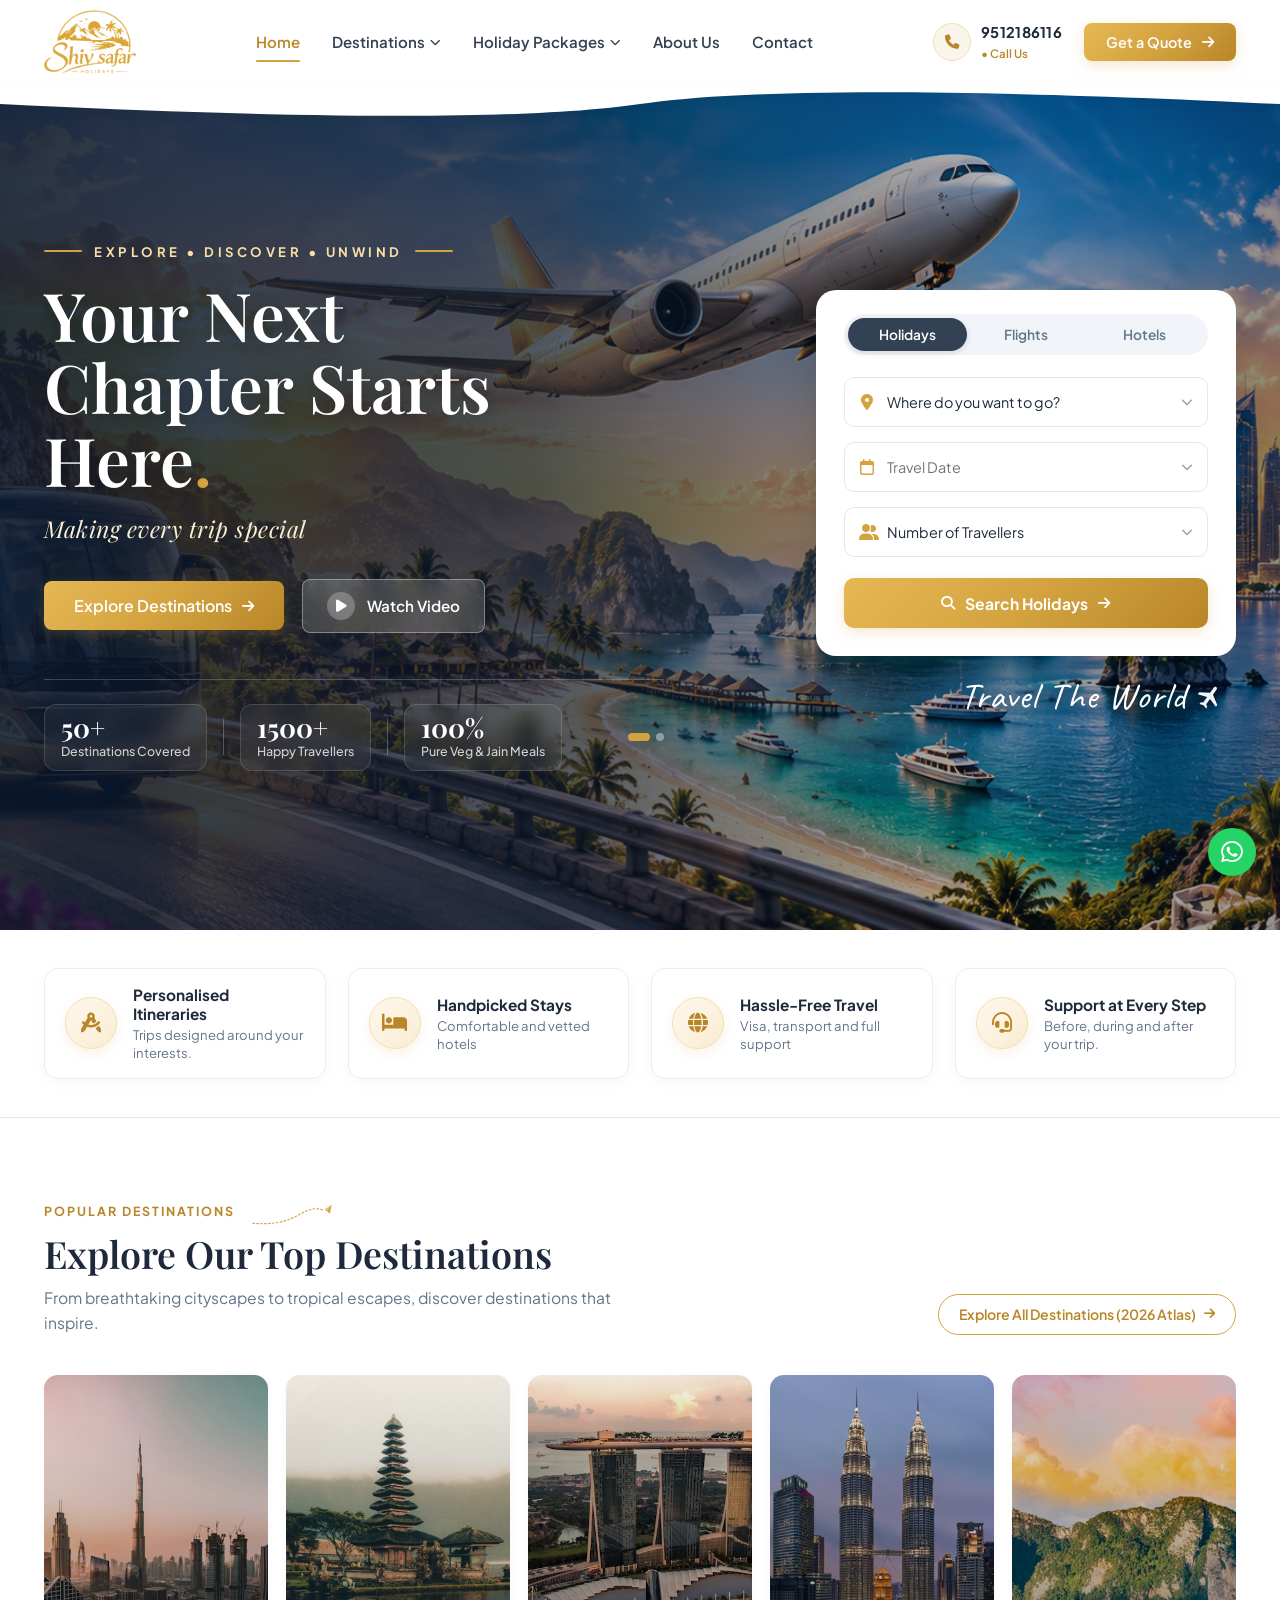
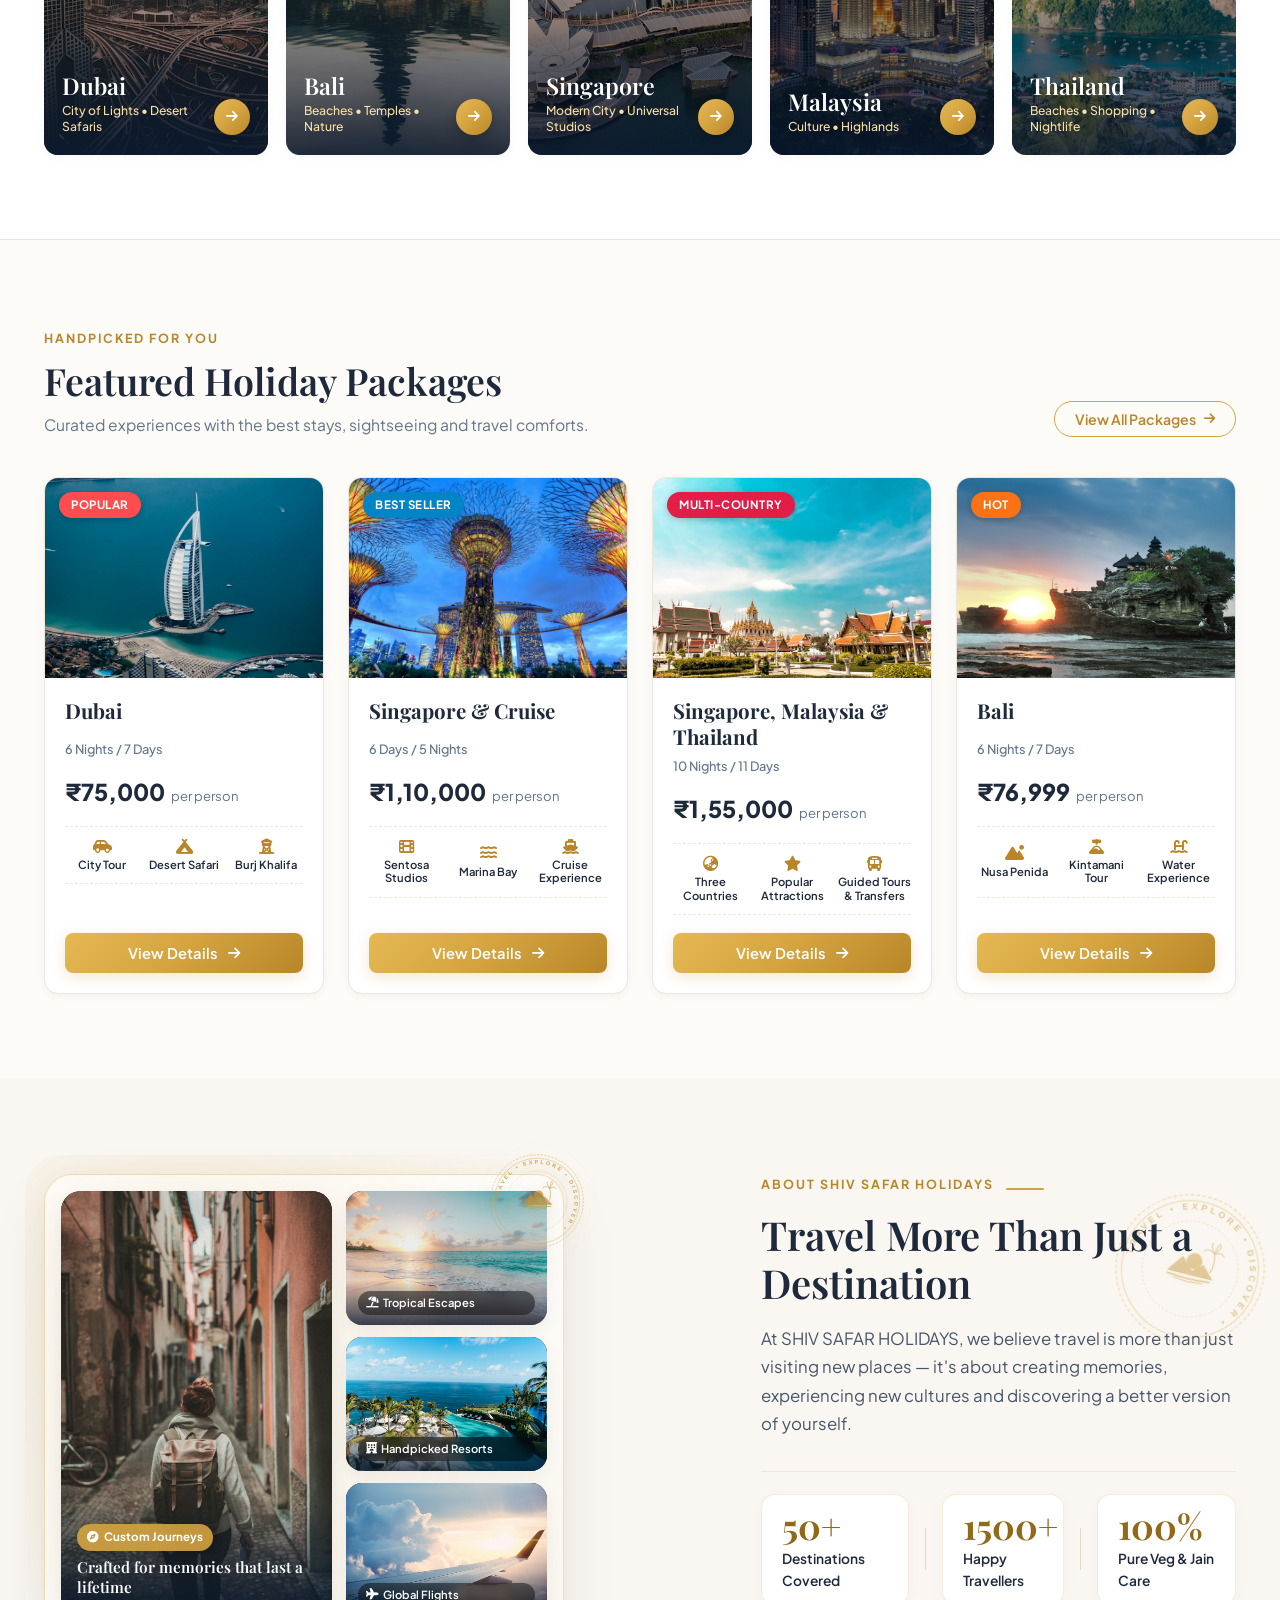
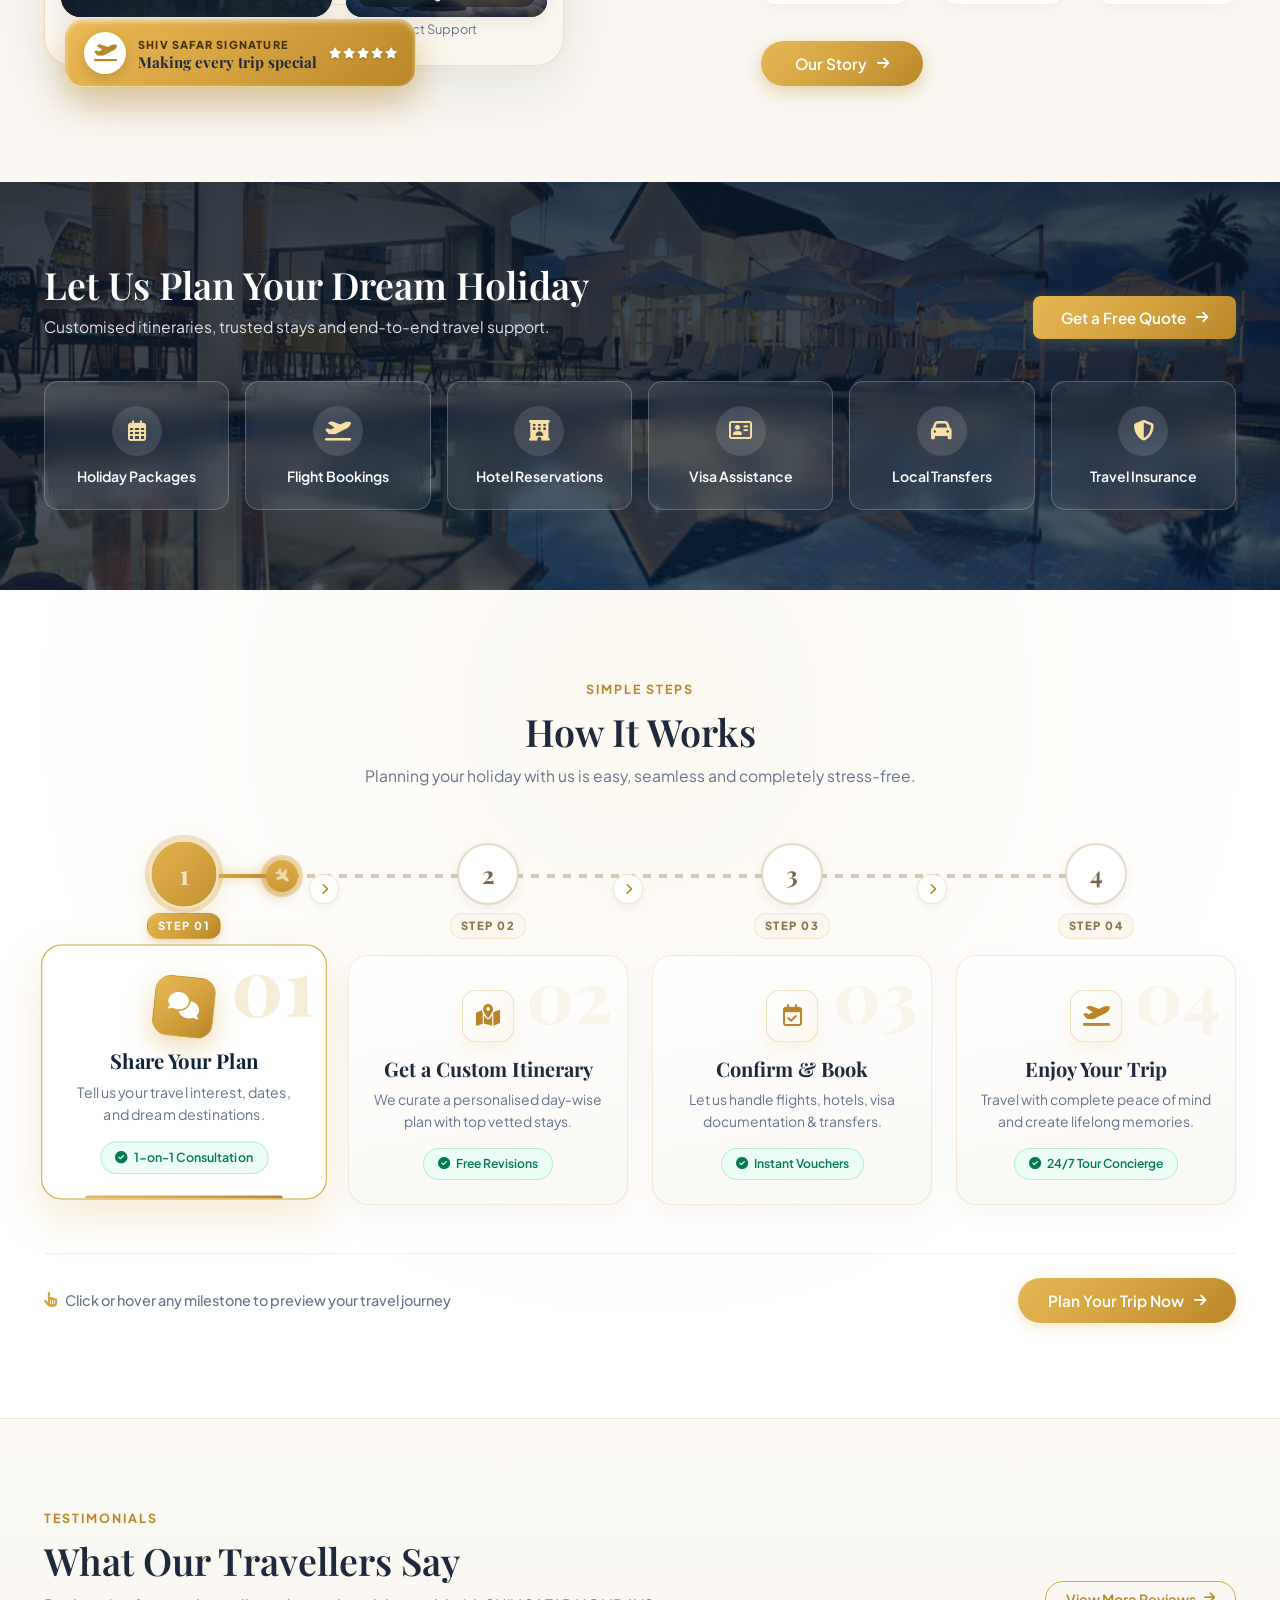
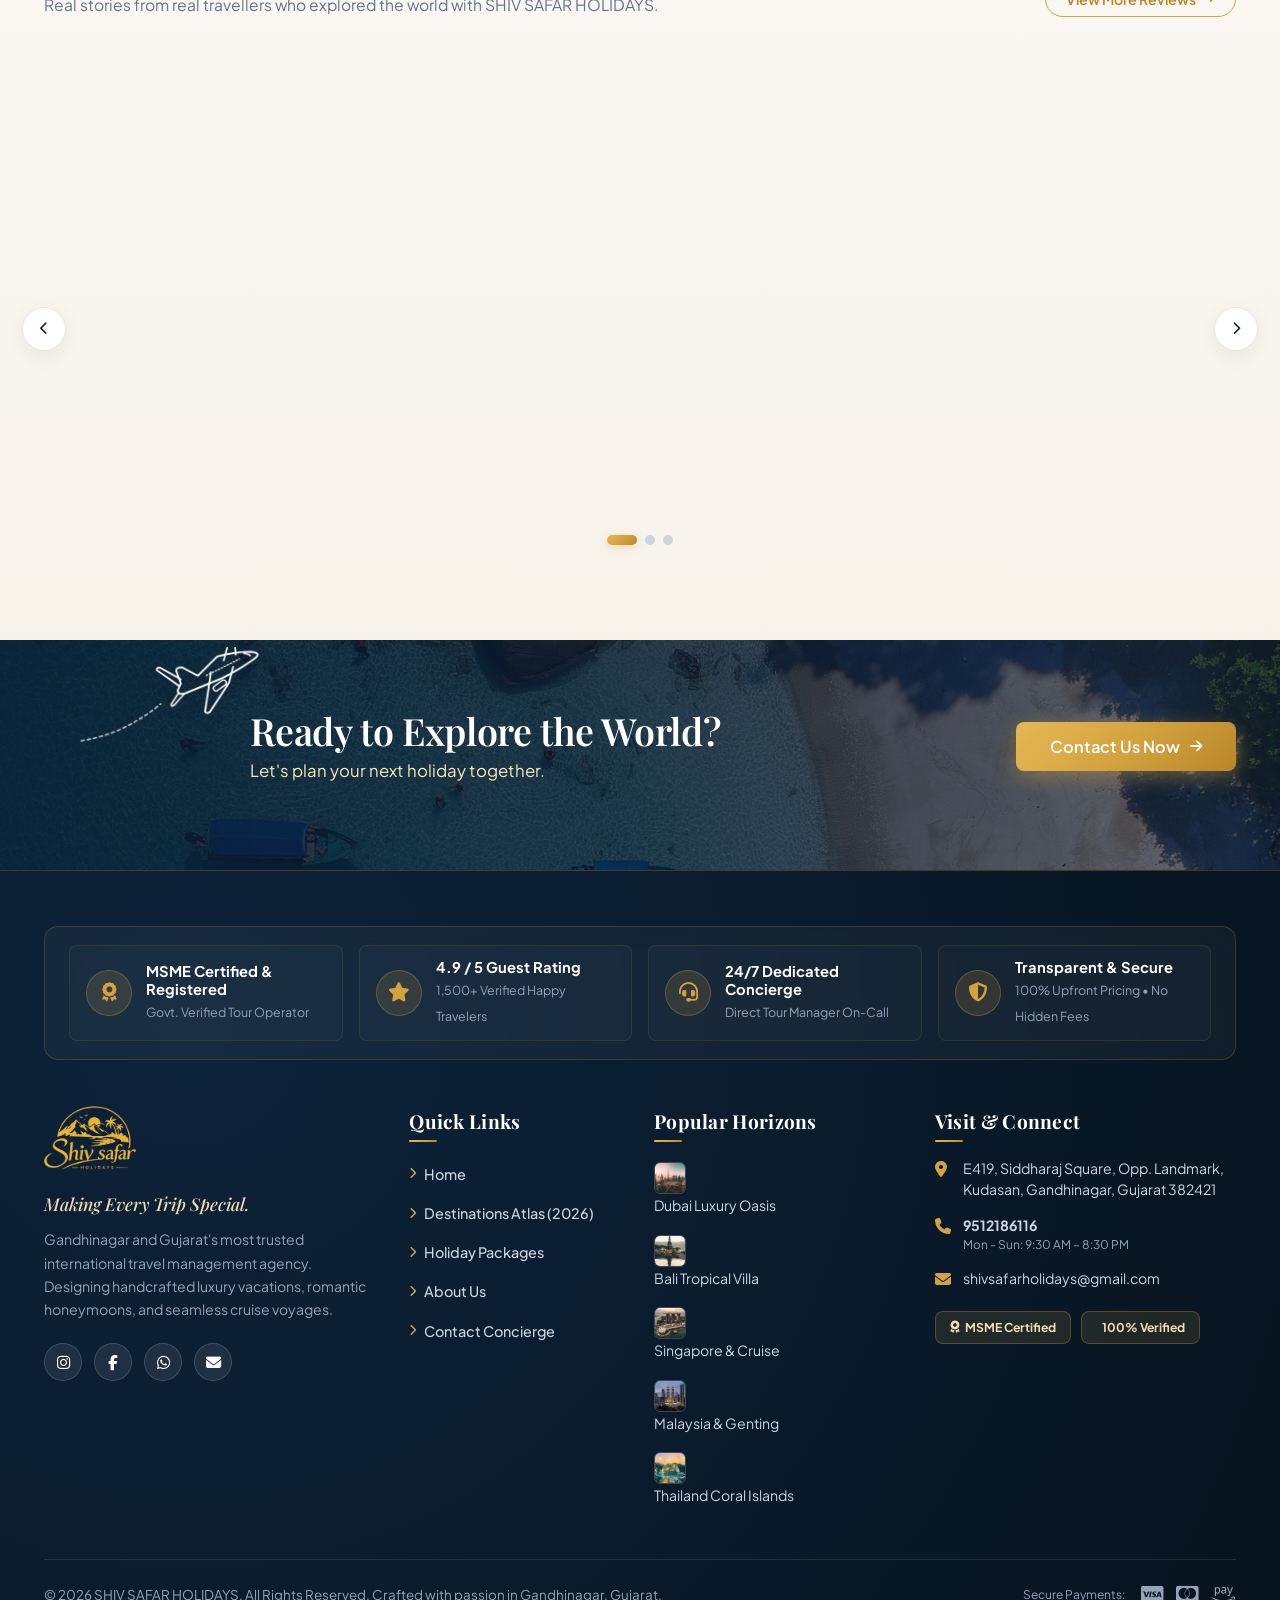
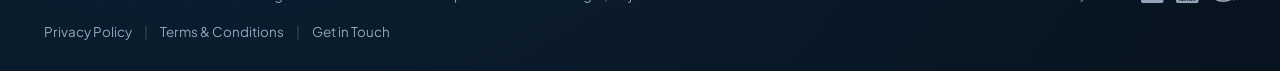
<file: index.html>
<!DOCTYPE html>
<html lang="en">
<head>
  <meta charset="UTF-8">
  <meta name="viewport" content="width=device-width, initial-scale=1.0">
  <title>SHIV SAFAR HOLIDAYS | Your Next Chapter Starts Here | Luxury Holiday Packages</title>
  <meta name="description" content="Discover unforgettable international holiday packages with SHIV SAFAR HOLIDAYS. Dubai, Bali, Singapore, Malaysia, Thailand & more. Custom itineraries, luxury stays & complete travel support.">
  <meta name="keywords" content="SHIV SAFAR HOLIDAYS, travel agency Gandhinagar, Dubai holiday packages, Bali tour packages, Singapore cruise, Thailand tour, international holidays">
  <link rel="icon" type="image/svg+xml" href="assets/logo.svg">

  <!-- Google Fonts: Playfair Display for luxury titles, Plus Jakarta Sans for UI, Caveat for handwritten notes -->
  <link rel="preconnect" href="https://fonts.googleapis.com">
  <link rel="preconnect" href="https://fonts.gstatic.com" crossorigin>
  <link href="https://fonts.googleapis.com/css2?family=Caveat:wght@600;700&family=Playfair+Display:ital,wght@0,500;0,600;0,700;1,400;1,600&family=Plus+Jakarta+Sans:wght@400;500;600;700;800&display=swap" rel="stylesheet">

  <!-- Font Awesome 6 Icons -->
  <link rel="stylesheet" href="https://cdnjs.cloudflare.com/ajax/libs/font-awesome/6.5.1/css/all.min.css">

  <!-- Custom CSS -->
  <link rel="stylesheet" href="style.css">
</head>
<body>

  <!-- ==================== TOP NAVIGATION HEADER ==================== -->
  <header class="site-header" id="header">
    <div class="nav-container">
      <!-- Logo -->
      <a href="#home" class="brand-logo" aria-label="SHIV SAFAR HOLIDAYS Home">
        <img src="assets/images/logo.png" alt="SHIV SAFAR HOLIDAYS Logo" class="logo-img">
      </a>

      <!-- Navigation Links -->
      <nav class="nav-menu" id="navMenu">
        <a href="#home" class="nav-link active">Home</a>
        
        <div class="nav-dropdown">
          <a href="destinations.html" class="nav-link">
            Destinations <i class="fa-solid fa-chevron-down nav-arrow"></i>
          </a>
          <div class="dropdown-menu">
            <a href="destinations.html#dubai"><i class="fa-solid fa-city"></i> Dubai, UAE</a>
            <a href="destinations.html#bali"><i class="fa-solid fa-umbrella-beach"></i> Bali, Indonesia</a>
            <a href="destinations.html#singapore"><i class="fa-solid fa-ship"></i> Singapore & Cruise</a>
            <a href="destinations.html#malaysia"><i class="fa-solid fa-monument"></i> Malaysia</a>
            <a href="destinations.html#thailand"><i class="fa-solid fa-water"></i> Thailand</a>
            <a href="destinations.html" style="font-weight:700; color:var(--primary-gold-dark); border-top:1px solid #f1ece4;"><i class="fa-solid fa-globe"></i> View All Destinations (2026 Atlas) &rarr;</a>
          </div>
        </div>

        <div class="nav-dropdown">
          <a href="packages.html" class="nav-link">
            Holiday Packages <i class="fa-solid fa-chevron-down nav-arrow"></i>
          </a>
          <div class="dropdown-menu">
            <a href="packages.html"><i class="fa-solid fa-gem"></i> Dubai Luxury (6N/7D)</a>
            <a href="packages.html"><i class="fa-solid fa-ship"></i> Singapore & Cruise (6D/5N)</a>
            <a href="packages.html"><i class="fa-solid fa-globe-asia"></i> SG, Malaysia & Thailand (10N/11D)</a>
            <a href="packages.html"><i class="fa-solid fa-spa"></i> Bali Tropical Escape (6N/7D)</a>
            <a href="packages.html" style="font-weight:700; color:var(--primary-gold-dark); border-top:1px solid #f1ece4;"><i class="fa-solid fa-plane-departure"></i> Explore All Packages (2026 Hub) &rarr;</a>
          </div>
        </div>

        <a href="about.html" class="nav-link">About Us</a>
        <a href="contact.html" class="nav-link">Contact</a>
      </nav>

      <!-- Right Action Items -->
      <div class="nav-right">
        <a href="tel:9512186116" class="phone-link">
          <div class="phone-icon-wrap">
            <i class="fa-solid fa-phone"></i>
          </div>
          <div class="phone-info">
            <span class="phone-number">9512186116</span>
            <span class="phone-label">• Call Us</span>
          </div>
        </a>

        <button class="btn btn-gold btn-header" onclick="openQuoteModal()">
          Get a Quote <i class="fa-solid fa-arrow-right"></i>
        </button>

        <button class="mobile-toggle" id="mobileMenuBtn" aria-label="Toggle navigation">
          <span></span>
          <span></span>
          <span></span>
        </button>
      </div>
    </div>

    <!-- Organic Wave Shape Divider at Bottom of Header -->
    <div class="header-wave-divider" aria-hidden="true">
      <svg viewBox="0 0 1440 80" preserveAspectRatio="none" xmlns="http://www.w3.org/2000/svg">
        <path d="M 0,0 L 1440,0 L 1440,42 C 1080,12 840,12 720,42 C 600,72 360,72 0,42 Z" fill="#ffffff"/>
      </svg>
    </div>
  </header>

  <main>
    <!-- ==================== HERO SECTION ==================== -->
    <section class="hero-section" id="home">
      <div class="hero-bg-overlay"></div>
      <div class="hero-container">
        
        <!-- Left Hero Content -->
        <div class="hero-content">
          <div class="hero-tagline">
            <span class="tagline-text">EXPLORE • DISCOVER • UNWIND</span>
          </div>
          
          <h1 class="hero-title">
            Your Next<br>
            Chapter Starts<br>
            Here<span class="gold-dot">.</span>
          </h1>
          
          <p class="hero-subtitle">Making every trip special</p>
          
          <div class="hero-cta-group">
            <button class="btn btn-gold btn-hero" onclick="scrollToSection('destinations')">
              Explore Destinations <i class="fa-solid fa-arrow-right"></i>
            </button>
            <button class="btn btn-glass btn-hero-video" onclick="openVideoModal()">
              <span class="play-icon-circle"><i class="fa-solid fa-play"></i></span>
              Watch Video
            </button>
          </div>

          <!-- Hero Counters / Stats Row -->
          <div class="hero-stats">
            <div class="stat-item">
              <span class="stat-number">50+</span>
              <span class="stat-text">Destinations Covered</span>
            </div>
            <div class="stat-divider"></div>
            <div class="stat-item">
              <span class="stat-number">1500+</span>
              <span class="stat-text">Happy Travellers</span>
            </div>
            <div class="stat-divider"></div>
            <div class="stat-item">
              <span class="stat-number">100%</span>
              <span class="stat-text">Pure Veg & Jain Meals</span>
            </div>
            
            <!-- Hero Carousel Dots -->
            <div class="hero-dots">
              <span class="dot active"></span>
              <span class="dot"></span>
            </div>
          </div>
        </div>

        <!-- Right Hero Search Widget Card -->
        <div class="hero-widget-col">
          <div class="search-card">
            <!-- Tabs -->
            <div class="search-tabs">
              <button class="search-tab active" data-tab="holidays">Holidays</button>
              <button class="search-tab" data-tab="flights">Flights</button>
              <button class="search-tab" data-tab="hotels">Hotels</button>
            </div>

            <!-- Form -->
            <form class="search-form" id="heroSearchForm" onsubmit="handleHeroSearch(event)">
              <div class="search-field">
                <i class="fa-solid fa-location-dot field-icon"></i>
                <select id="searchDestination" required>
                  <option value="" disabled selected>Where do you want to go?</option>
                  <option value="Dubai">Dubai, UAE</option>
                  <option value="Bali">Bali, Indonesia</option>
                  <option value="Singapore">Singapore & Cruise</option>
                  <option value="Malaysia">Malaysia</option>
                  <option value="Thailand">Thailand</option>
                  <option value="Multi">Singapore + Malaysia + Thailand</option>
                </select>
                <i class="fa-solid fa-chevron-down select-chevron"></i>
              </div>

              <div class="search-field">
                <i class="fa-regular fa-calendar field-icon"></i>
                <input type="text" id="searchDate" placeholder="Travel Date" onfocus="(this.type='date')" onblur="if(!this.value)this.type='text'" required>
                <i class="fa-solid fa-chevron-down select-chevron"></i>
              </div>

              <div class="search-field">
                <i class="fa-solid fa-user-group field-icon"></i>
                <select id="searchTravellers" required>
                  <option value="" disabled selected>Number of Travellers</option>
                  <option value="1">1 Solo Traveller</option>
                  <option value="2">2 Adults (Couple)</option>
                  <option value="3-4">3 - 4 Travellers (Family)</option>
                  <option value="5+">5+ Travellers (Group Tour)</option>
                </select>
                <i class="fa-solid fa-chevron-down select-chevron"></i>
              </div>

              <button type="submit" class="btn btn-gold btn-search-submit">
                <i class="fa-solid fa-magnifying-glass"></i> Search Holidays <i class="fa-solid fa-arrow-right"></i>
              </button>
            </form>
          </div>

          <!-- Handwritten Script Floating Graphic -->
          <div class="travel-world-badge">
            <span class="script-text">Travel</span>
            <span class="script-text-sub">The World</span>
            <svg class="badge-plane-icon" viewBox="0 0 24 24" width="28" height="28" fill="white">
              <path d="M21 16v-2l-8-5V3.5c0-.83-.67-1.5-1.5-1.5S10 2.67 10 3.5V9l-8 5v2l8-2.5V19l-2 1.5V22l3.5-1 3.5 1v-1.5L13 19v-5.5l8 2.5z"/>
            </svg>
          </div>
        </div>

      </div>
    </section>

    <!-- ==================== VALUE PROPOSITIONS BAR ==================== -->
    <section class="value-props-section">
      <div class="container">
        <div class="props-grid">
          
          <div class="prop-item">
            <div class="prop-icon-wrap">
              <i class="fa-solid fa-compass-drafting"></i>
            </div>
            <div class="prop-text">
              <h4 class="prop-title">Personalised Itineraries</h4>
              <p class="prop-desc">Trips designed around your interests.</p>
            </div>
          </div>

          <div class="prop-item">
            <div class="prop-icon-wrap">
              <i class="fa-solid fa-bed"></i>
            </div>
            <div class="prop-text">
              <h4 class="prop-title">Handpicked Stays</h4>
              <p class="prop-desc">Comfortable and vetted hotels</p>
            </div>
          </div>

          <div class="prop-item">
            <div class="prop-icon-wrap">
              <i class="fa-solid fa-globe"></i>
            </div>
            <div class="prop-text">
              <h4 class="prop-title">Hassle-Free Travel</h4>
              <p class="prop-desc">Visa, transport and full support</p>
            </div>
          </div>

          <div class="prop-item">
            <div class="prop-icon-wrap">
              <i class="fa-solid fa-headset"></i>
            </div>
            <div class="prop-text">
              <h4 class="prop-title">Support at Every Step</h4>
              <p class="prop-desc">Before, during and after your trip.</p>
            </div>
          </div>

        </div>
      </div>
    </section>

    <!-- ==================== POPULAR DESTINATIONS SECTION ==================== -->
    <section class="section popular-destinations" id="destinations">
      <div class="container">
        
        <!-- Section Header with Plane Trail Graphic -->
        <div class="section-header-row">
          <div class="section-title-wrap">
            <div class="section-tag-row">
              <span class="section-tag">POPULAR DESTINATIONS</span>
              <img src="assets/airplane-trail.svg" alt="airplane trail" class="tag-plane-trail">
            </div>
            <h2 class="section-heading">Explore Our Top Destinations</h2>
            <p class="section-subheading">From breathtaking cityscapes to tropical escapes, discover destinations that inspire.</p>
          </div>
          <a href="destinations.html" class="btn-outline-pill">
            Explore All Destinations (2026 Atlas) <i class="fa-solid fa-arrow-right"></i>
          </a>
        </div>

        <!-- 5 Destination Cards Grid -->
        <div class="destinations-grid">
          
          <!-- Card 1: Dubai -->
          <div class="dest-card" onclick="openDestinationInfo('Dubai')">
            <img src="assets/images/dest-dubai.jpg" alt="Dubai skyline" class="dest-card-img" loading="lazy">
            <div class="dest-card-overlay"></div>
            <div class="dest-card-bottom">
              <div class="dest-info">
                <h3 class="dest-name">Dubai</h3>
                <p class="dest-highlights">City of Lights • Desert Safaris</p>
              </div>
              <div class="dest-action-btn">
                <i class="fa-solid fa-arrow-right"></i>
              </div>
            </div>
          </div>

          <!-- Card 2: Bali -->
          <div class="dest-card" onclick="openDestinationInfo('Bali')">
            <img src="assets/images/dest-bali.jpg" alt="Bali temple on lake" class="dest-card-img" loading="lazy">
            <div class="dest-card-overlay"></div>
            <div class="dest-card-bottom">
              <div class="dest-info">
                <h3 class="dest-name">Bali</h3>
                <p class="dest-highlights">Beaches • Temples • Nature</p>
              </div>
              <div class="dest-action-btn">
                <i class="fa-solid fa-arrow-right"></i>
              </div>
            </div>
          </div>

          <!-- Card 3: Singapore -->
          <div class="dest-card" onclick="openDestinationInfo('Singapore')">
            <img src="assets/images/dest-singapore.jpg" alt="Singapore Marina Bay Sands" class="dest-card-img" loading="lazy">
            <div class="dest-card-overlay"></div>
            <div class="dest-card-bottom">
              <div class="dest-info">
                <h3 class="dest-name">Singapore</h3>
                <p class="dest-highlights">Modern City • Universal Studios</p>
              </div>
              <div class="dest-action-btn">
                <i class="fa-solid fa-arrow-right"></i>
              </div>
            </div>
          </div>

          <!-- Card 4: Malaysia -->
          <div class="dest-card" onclick="openDestinationInfo('Malaysia')">
            <img src="assets/images/dest-malaysia.jpg" alt="Malaysia Petronas Towers" class="dest-card-img" loading="lazy">
            <div class="dest-card-overlay"></div>
            <div class="dest-card-bottom">
              <div class="dest-info">
                <h3 class="dest-name">Malaysia</h3>
                <p class="dest-highlights">Culture • Highlands</p>
              </div>
              <div class="dest-action-btn">
                <i class="fa-solid fa-arrow-right"></i>
              </div>
            </div>
          </div>

          <!-- Card 5: Thailand -->
          <div class="dest-card" onclick="openDestinationInfo('Thailand')">
            <img src="assets/images/dest-thailand.jpg" alt="Thailand Maya Bay Boat" class="dest-card-img" loading="lazy">
            <div class="dest-card-overlay"></div>
            <div class="dest-card-bottom">
              <div class="dest-info">
                <h3 class="dest-name">Thailand</h3>
                <p class="dest-highlights">Beaches • Shopping • Nightlife</p>
              </div>
              <div class="dest-action-btn">
                <i class="fa-solid fa-arrow-right"></i>
              </div>
            </div>
          </div>

        </div>

      </div>
    </section>

    <!-- ==================== FEATURED HOLIDAY PACKAGES ==================== -->
    <section class="section packages-section" id="packages">
      <div class="container">
        
        <div class="section-header-row">
          <div class="section-title-wrap">
            <span class="section-tag">HANDPICKED FOR YOU</span>
            <h2 class="section-heading">Featured Holiday Packages</h2>
            <p class="section-subheading">Curated experiences with the best stays, sightseeing and travel comforts.</p>
          </div>
          <button class="btn-outline-pill" onclick="openQuoteModal('All Packages')">
            View All Packages <i class="fa-solid fa-arrow-right"></i>
          </button>
        </div>

        <!-- 4 Package Cards Grid -->
        <div class="packages-grid">
          
          <!-- Package 1: Dubai -->
          <div class="package-card">
            <div class="pkg-image-wrap">
              <img src="assets/images/pkg-dubai.jpg" alt="Dubai Holiday" class="pkg-img" loading="lazy">
              <span class="pkg-badge badge-popular">Popular</span>
            </div>
            <div class="pkg-body">
              <div class="pkg-header-info">
                <h3 class="pkg-title">Dubai</h3>
                <span class="pkg-duration">6 Nights / 7 Days</span>
              </div>
              <div class="pkg-pricing">
                <span class="pkg-price">₹75,000</span>
                <span class="pkg-per">per person</span>
              </div>
              <div class="pkg-features">
                <div class="feature-tag">
                  <i class="fa-solid fa-car-side"></i>
                  <span>City Tour</span>
                </div>
                <div class="feature-tag">
                  <i class="fa-solid fa-campground"></i>
                  <span>Desert Safari</span>
                </div>
                <div class="feature-tag">
                  <i class="fa-solid fa-tower-observation"></i>
                  <span>Burj Khalifa</span>
                </div>
              </div>
              <button class="btn btn-gold btn-package" onclick="openPackageModal('dubai')">
                View Details <i class="fa-solid fa-arrow-right"></i>
              </button>
            </div>
          </div>

          <!-- Package 2: Singapore & Cruise -->
          <div class="package-card">
            <div class="pkg-image-wrap">
              <img src="assets/images/pkg-singapore.jpg" alt="Singapore & Cruise" class="pkg-img" loading="lazy">
              <span class="pkg-badge badge-bestseller">Best Seller</span>
            </div>
            <div class="pkg-body">
              <div class="pkg-header-info">
                <h3 class="pkg-title">Singapore & Cruise</h3>
                <span class="pkg-duration">6 Days / 5 Nights</span>
              </div>
              <div class="pkg-pricing">
                <span class="pkg-price">₹1,10,000</span>
                <span class="pkg-per">per person</span>
              </div>
              <div class="pkg-features">
                <div class="feature-tag">
                  <i class="fa-solid fa-film"></i>
                  <span>Sentosa Studios</span>
                </div>
                <div class="feature-tag">
                  <i class="fa-solid fa-water"></i>
                  <span>Marina Bay</span>
                </div>
                <div class="feature-tag">
                  <i class="fa-solid fa-ship"></i>
                  <span>Cruise Experience</span>
                </div>
              </div>
              <button class="btn btn-gold btn-package" onclick="openPackageModal('singapore')">
                View Details <i class="fa-solid fa-arrow-right"></i>
              </button>
            </div>
          </div>

          <!-- Package 3: Singapore, Malaysia & Thailand -->
          <div class="package-card">
            <div class="pkg-image-wrap">
              <img src="assets/images/pkg-asia.jpg" alt="Singapore, Malaysia & Thailand" class="pkg-img" loading="lazy">
              <span class="pkg-badge badge-multi">Multi-Country</span>
            </div>
            <div class="pkg-body">
              <div class="pkg-header-info">
                <h3 class="pkg-title">Singapore, Malaysia & Thailand</h3>
                <span class="pkg-duration">10 Nights / 11 Days</span>
              </div>
              <div class="pkg-pricing">
                <span class="pkg-price">₹1,55,000</span>
                <span class="pkg-per">per person</span>
              </div>
              <div class="pkg-features">
                <div class="feature-tag">
                  <i class="fa-solid fa-earth-asia"></i>
                  <span>Three Countries</span>
                </div>
                <div class="feature-tag">
                  <i class="fa-solid fa-star"></i>
                  <span>Popular Attractions</span>
                </div>
                <div class="feature-tag">
                  <i class="fa-solid fa-bus"></i>
                  <span>Guided Tours & Transfers</span>
                </div>
              </div>
              <button class="btn btn-gold btn-package" onclick="openPackageModal('asia')">
                View Details <i class="fa-solid fa-arrow-right"></i>
              </button>
            </div>
          </div>

          <!-- Package 4: Bali -->
          <div class="package-card">
            <div class="pkg-image-wrap">
              <img src="assets/images/pkg-bali.jpg" alt="Bali Package" class="pkg-img" loading="lazy">
              <span class="pkg-badge badge-hot">Hot</span>
            </div>
            <div class="pkg-body">
              <div class="pkg-header-info">
                <h3 class="pkg-title">Bali</h3>
                <span class="pkg-duration">6 Nights / 7 Days</span>
              </div>
              <div class="pkg-pricing">
                <span class="pkg-price">₹76,999</span>
                <span class="pkg-per">per person</span>
              </div>
              <div class="pkg-features">
                <div class="feature-tag">
                  <i class="fa-solid fa-mountain-sun"></i>
                  <span>Nusa Penida</span>
                </div>
                <div class="feature-tag">
                  <i class="fa-solid fa-volcano"></i>
                  <span>Kintamani Tour</span>
                </div>
                <div class="feature-tag">
                  <i class="fa-solid fa-water-ladder"></i>
                  <span>Water Experience</span>
                </div>
              </div>
              <button class="btn btn-gold btn-package" onclick="openPackageModal('bali')">
                View Details <i class="fa-solid fa-arrow-right"></i>
              </button>
            </div>
          </div>

        </div>

      </div>
    </section>

    <!-- ==================== ABOUT SHIV SAFAR HOLIDAYS ==================== -->
    <section class="section about-section" id="about">
      <div class="about-bg-watermark watermark-left"></div>
      <div class="about-bg-watermark watermark-right"></div>
      
      <div class="container about-container-relative">
        <div class="about-grid">
          
          <!-- Left: Luxury Travel Bento Showcase Box -->
          <div class="about-showcase-box" data-tilt>
            
            <!-- Ambient Golden Backlight Glow -->
            <div class="box-ambient-glow"></div>

            <!-- Corner Passport Visa Stamp -->
            <div class="showcase-corner-stamp">
              <img src="assets/travel-stamp.svg" alt="Certified Travel Partner" class="stamp-rotate-anim">
            </div>

            <!-- Bento Gallery Grid (4 Curated Travel Photos) -->
            <div class="bento-gallery-grid">
              
              <!-- Featured Hero Photo (Traveler looking out) -->
              <div class="bento-hero-tile">
                <img src="assets/images/about-1.jpg" alt="Personalised Travel Experiences" loading="lazy">
                <div class="bento-tile-overlay">
                  <span class="bento-badge-pill"><i class="fa-solid fa-compass"></i> Custom Journeys</span>
                  <div class="bento-tile-caption">Crafted for memories that last a lifetime</div>
                </div>
                <div class="bento-glass-shine"></div>
              </div>

              <!-- Right Sub-grid (3 Curated Destination Photos) -->
              <div class="bento-tiles-stack">
                
                <!-- Photo 2: Tropical Island Palms -->
                <div class="bento-subtile">
                  <img src="assets/images/about-2.jpg" alt="Tropical Destinations" loading="lazy">
                  <div class="bento-tile-overlay">
                    <span class="mini-tag"><i class="fa-solid fa-umbrella-beach"></i> Tropical Escapes</span>
                  </div>
                  <div class="bento-glass-shine"></div>
                </div>

                <!-- Photo 3: Luxury Pool Resort Villas -->
                <div class="bento-subtile">
                  <img src="assets/images/about-resort.jpg" alt="Luxury Hotel Stays" loading="lazy">
                  <div class="bento-tile-overlay">
                    <span class="mini-tag"><i class="fa-solid fa-hotel"></i> Handpicked Resorts</span>
                  </div>
                  <div class="bento-glass-shine"></div>
                </div>

                <!-- Photo 4: Golden Airplane Flight -->
                <div class="bento-subtile">
                  <img src="assets/images/about-plane.jpg" alt="Flight Arrangements" loading="lazy">
                  <div class="bento-tile-overlay">
                    <span class="mini-tag"><i class="fa-solid fa-plane"></i> Global Flights</span>
                  </div>
                  <div class="bento-glass-shine"></div>
                </div>

              </div>

            </div>

            <!-- Floating Golden Signature Badge -->
            <div class="showcase-signature-card" data-tilt>
              <div class="badge-plane-circle">
                <i class="fa-solid fa-plane-departure"></i>
              </div>
              <div class="signature-text-wrap">
                <span class="signature-brand-name">Shiv Safar Signature</span>
                <span class="signature-tagline">Making every trip special</span>
              </div>
              <div class="signature-stars">
                <i class="fa-solid fa-star"></i>
                <i class="fa-solid fa-star"></i>
                <i class="fa-solid fa-star"></i>
                <i class="fa-solid fa-star"></i>
                <i class="fa-solid fa-star"></i>
              </div>
            </div>

            <!-- Bottom Luxury Trust Guarantee Banner -->
            <div class="showcase-bottom-guarantee">
              <div class="guarantee-item">
                <i class="fa-solid fa-certificate"></i> <strong>100% Tailored</strong> Itineraries
              </div>
              <span class="guarantee-dot">•</span>
              <div class="guarantee-item">
                <i class="fa-solid fa-headset"></i> <strong>24/7</strong> Direct Support
              </div>
            </div>

          </div>

          <!-- Right: About Narrative, Counters & Stamp -->
          <div class="about-content">
            <div class="about-tag-row">
              <span class="section-tag">ABOUT SHIV SAFAR HOLIDAYS</span>
              <span class="tag-gold-line"></span>
            </div>
            
            <h2 class="section-heading about-heading">Travel More Than Just a Destination</h2>
            
            <p class="about-description">
              At SHIV SAFAR HOLIDAYS, we believe travel is more than just visiting new places — it's about creating memories, experiencing new cultures and discovering a better version of yourself.
            </p>

            <!-- Stats Counters with Vertical Dividers -->
            <div class="about-stats-row">
              <div class="about-stat">
                <span class="about-stat-num">50+</span>
                <span class="about-stat-label">Destinations Covered</span>
              </div>
              <div class="about-stat-divider"></div>
              <div class="about-stat">
                <span class="about-stat-num">1500+</span>
                <span class="about-stat-label">Happy Travellers</span>
              </div>
              <div class="about-stat-divider"></div>
              <div class="about-stat">
                <span class="about-stat-num">100%</span>
                <span class="about-stat-label">Pure Veg & Jain Care</span>
              </div>
            </div>

            <button class="btn btn-gold btn-about" onclick="openStoryModal()">
              Our Story <i class="fa-solid fa-arrow-right"></i>
            </button>
          </div>

        </div>

        <!-- Circular Travel Stamp Watermark on Right -->
        <img src="assets/travel-stamp.svg" alt="Travel Stamp" class="stamp-watermark-right">
      </div>
    </section>

    <!-- ==================== LET US PLAN YOUR DREAM HOLIDAY ==================== -->
    <section class="dream-holiday-section">
      <div class="dream-bg-overlay"></div>
      <div class="container dream-container">
        
        <div class="dream-header-row">
          <div class="dream-title-box">
            <h2 class="dream-title">Let Us Plan Your Dream Holiday</h2>
            <p class="dream-sub">Customised itineraries, trusted stays and end-to-end travel support.</p>
          </div>
          <button class="btn btn-gold btn-dream" onclick="openQuoteModal()">
            Get a Free Quote <i class="fa-solid fa-arrow-right"></i>
          </button>
        </div>

        <!-- 6 Frosted Glass Service Cards -->
        <div class="dream-cards-grid">
          
          <div class="service-glass-card" data-tilt onclick="openQuoteModal('Holiday Packages')">
            <div class="service-icon"><i class="fa-regular fa-calendar-days"></i></div>
            <span class="service-label">Holiday Packages</span>
          </div>

          <div class="service-glass-card" data-tilt onclick="openQuoteModal('Flight Bookings')">
            <div class="service-icon"><i class="fa-solid fa-plane-departure"></i></div>
            <span class="service-label">Flight Bookings</span>
          </div>

          <div class="service-glass-card" data-tilt onclick="openQuoteModal('Hotel Reservations')">
            <div class="service-icon"><i class="fa-solid fa-hotel"></i></div>
            <span class="service-label">Hotel Reservations</span>
          </div>

          <div class="service-glass-card" data-tilt onclick="openQuoteModal('Visa Assistance')">
            <div class="service-icon"><i class="fa-regular fa-address-card"></i></div>
            <span class="service-label">Visa Assistance</span>
          </div>

          <div class="service-glass-card" data-tilt onclick="openQuoteModal('Local Transfers')">
            <div class="service-icon"><i class="fa-solid fa-car"></i></div>
            <span class="service-label">Local Transfers</span>
          </div>

          <div class="service-glass-card" data-tilt onclick="openQuoteModal('Travel Insurance')">
            <div class="service-icon"><i class="fa-solid fa-shield-halved"></i></div>
            <span class="service-label">Travel Insurance</span>
          </div>

        </div>

      </div>
    </section>

    <!-- ==================== HOW IT WORKS (INTERACTIVE EXPEDITION PATHWAY) ==================== -->
    <section class="section how-it-works-section" id="how-it-works">
      <div class="container">
        
        <div class="section-center-header">
          <span class="section-tag">SIMPLE STEPS</span>
          <h2 class="section-heading">How It Works</h2>
          <p class="section-subheading">Planning your holiday with us is easy, seamless and completely stress-free.</p>
        </div>

        <!-- Interactive Journey Track Container -->
        <div class="journey-experience-wrap">
          
          <!-- Animated Flight Route Bar with Moving Airplane Indicator -->
          <div class="journey-route-track" aria-hidden="true">
            <div class="route-track-bg"></div>
            <div class="route-progress-bar" id="routeProgressBar"></div>
            <!-- Flying Airplane Indicator -->
            <div class="route-plane-marker" id="routePlaneMarker">
              <i class="fa-solid fa-plane"></i>
              <span class="marker-pulse-glow"></span>
            </div>
          </div>

          <!-- 4 Interactive Travel Stations (Milestone Pods) -->
          <div class="journey-stations-flow" id="journeyStations">
            
            <!-- Station 1 -->
            <div class="journey-station active" data-step="0" onclick="activateJourneyStep(0)" onmouseenter="onHoverJourneyStep(0)">
              <div class="station-node-header">
                <div class="station-beacon">
                  <span class="beacon-pulse"></span>
                  <div class="station-num">1</div>
                </div>
                <span class="station-phase">STEP 01</span>
              </div>

              <!-- Station Travel Pod -->
              <div class="station-pod" data-tilt>
                <span class="pod-watermark-num">01</span>
                <div class="pod-icon-wrap">
                  <i class="fa-solid fa-comments"></i>
                </div>
                <h4 class="pod-title">Share Your Plan</h4>
                <p class="pod-desc">Tell us your travel interest, dates, and dream destinations.</p>
                <div class="pod-feat-pill">
                  <i class="fa-solid fa-circle-check"></i> 1-on-1 Consultation
                </div>
                <div class="pod-active-glow"></div>
              </div>

              <!-- Route Connector Arrow -->
              <div class="station-connector" aria-hidden="true">
                <i class="fa-solid fa-chevron-right"></i>
              </div>
            </div>

            <!-- Station 2 -->
            <div class="journey-station" data-step="1" onclick="activateJourneyStep(1)" onmouseenter="onHoverJourneyStep(1)">
              <div class="station-node-header">
                <div class="station-beacon">
                  <span class="beacon-pulse"></span>
                  <div class="station-num">2</div>
                </div>
                <span class="station-phase">STEP 02</span>
              </div>

              <div class="station-pod" data-tilt>
                <span class="pod-watermark-num">02</span>
                <div class="pod-icon-wrap">
                  <i class="fa-solid fa-map-location-dot"></i>
                </div>
                <h4 class="pod-title">Get a Custom Itinerary</h4>
                <p class="pod-desc">We curate a personalised day-wise plan with top vetted stays.</p>
                <div class="pod-feat-pill">
                  <i class="fa-solid fa-circle-check"></i> Free Revisions
                </div>
                <div class="pod-active-glow"></div>
              </div>

              <div class="station-connector" aria-hidden="true">
                <i class="fa-solid fa-chevron-right"></i>
              </div>
            </div>

            <!-- Station 3 -->
            <div class="journey-station" data-step="2" onclick="activateJourneyStep(2)" onmouseenter="onHoverJourneyStep(2)">
              <div class="station-node-header">
                <div class="station-beacon">
                  <span class="beacon-pulse"></span>
                  <div class="station-num">3</div>
                </div>
                <span class="station-phase">STEP 03</span>
              </div>

              <div class="station-pod" data-tilt>
                <span class="pod-watermark-num">03</span>
                <div class="pod-icon-wrap">
                  <i class="fa-regular fa-calendar-check"></i>
                </div>
                <h4 class="pod-title">Confirm & Book</h4>
                <p class="pod-desc">Let us handle flights, hotels, visa documentation & transfers.</p>
                <div class="pod-feat-pill">
                  <i class="fa-solid fa-circle-check"></i> Instant Vouchers
                </div>
                <div class="pod-active-glow"></div>
              </div>

              <div class="station-connector" aria-hidden="true">
                <i class="fa-solid fa-chevron-right"></i>
              </div>
            </div>

            <!-- Station 4 -->
            <div class="journey-station" data-step="3" onclick="activateJourneyStep(3)" onmouseenter="onHoverJourneyStep(3)">
              <div class="station-node-header">
                <div class="station-beacon">
                  <span class="beacon-pulse"></span>
                  <div class="station-num">4</div>
                </div>
                <span class="station-phase">STEP 04</span>
              </div>

              <div class="station-pod" data-tilt>
                <span class="pod-watermark-num">04</span>
                <div class="pod-icon-wrap">
                  <i class="fa-solid fa-plane-departure"></i>
                </div>
                <h4 class="pod-title">Enjoy Your Trip</h4>
                <p class="pod-desc">Travel with complete peace of mind and create lifelong memories.</p>
                <div class="pod-feat-pill">
                  <i class="fa-solid fa-circle-check"></i> 24/7 Tour Concierge
                </div>
                <div class="pod-active-glow"></div>
              </div>
            </div>

          </div>

          <!-- Bottom Interactive Timeline Hint / Quick Action -->
          <div class="journey-bottom-action">
            <span class="journey-hint"><i class="fa-solid fa-hand-pointer"></i> Click or hover any milestone to preview your travel journey</span>
            <button class="btn btn-gold btn-plan-trip" onclick="openQuoteModal()">
              Plan Your Trip Now <i class="fa-solid fa-arrow-right"></i>
            </button>
          </div>

        </div>

      </div>
    </section>

    <!-- ==================== TESTIMONIALS (Elevated Luxury UI) ==================== -->
    <section class="section testimonials-section">
      <div class="container">
        
        <div class="section-header-row">
          <div class="section-title-wrap">
            <span class="section-tag">TESTIMONIALS</span>
            <h2 class="section-heading">What Our Travellers Say</h2>
            <p class="section-subheading">Real stories from real travellers who explored the world with SHIV SAFAR HOLIDAYS.</p>
          </div>
          <div class="testimonial-actions">
            <button class="btn-outline-pill" onclick="openReviewsModal()">
              View More Reviews <i class="fa-solid fa-arrow-right"></i>
            </button>
          </div>
        </div>

        <!-- Trust Metric Banner -->
        <div class="trust-metric-bar">
          <div class="trust-col"><i class="fa-solid fa-shield-heart"></i> <strong>4.9 / 5.0 Rating</strong> Across 500+ Travellers</div>
          <div class="trust-divider"></div>
          <div class="trust-col"><i class="fa-solid fa-award"></i> <strong>100% Verified</strong> Holiday Experiences</div>
          <div class="trust-divider"></div>
          <div class="trust-col"><i class="fa-solid fa-headset"></i> <strong>24/7 Direct Support</strong> on Every Journey</div>
        </div>

        <!-- Testimonials Cards Carousel Wrapper -->
        <div class="testimonials-carousel-wrap">
          <button class="carousel-arrow arrow-left" id="testiPrev" aria-label="Previous Testimonial">
            <i class="fa-solid fa-chevron-left"></i>
          </button>

          <div class="testimonials-grid" id="testiGrid">
            
            <!-- Review 1: Dubai -->
            <div class="testimonial-card luxury-card" data-tilt>
              <div class="card-quote-badge"><i class="fa-solid fa-quote-left"></i></div>
              
              <div class="card-top-meta">
                <span class="verified-tag"><i class="fa-solid fa-circle-check"></i> Verified Traveller</span>
                <div class="author-stars">
                  <i class="fa-solid fa-star"></i>
                  <i class="fa-solid fa-star"></i>
                  <i class="fa-solid fa-star"></i>
                  <i class="fa-solid fa-star"></i>
                  <i class="fa-solid fa-star"></i>
                  <span class="rating-num">5.0</span>
                </div>
              </div>

              <p class="testimonial-text">
                "Our Dubai trip was perfectly planned. Everything from hotel to desert safari and Burj Khalifa sightseeing was seamless. The private transfers were always punctual. Highly recommended!"
              </p>

              <div class="testimonial-author">
                <div class="avatar-ring">
                  <img src="assets/images/avatar-rahul.jpg" alt="Rahul Mehta" class="author-avatar">
                </div>
                <div class="author-info">
                  <h4 class="author-name">Rahul Mehta</h4>
                  <div class="author-badges">
                    <span class="tour-badge"><i class="fa-solid fa-location-dot"></i> Dubai Tour</span>
                    <span class="type-badge">Family Vacation</span>
                  </div>
                </div>
              </div>
            </div>

            <!-- Review 2: Bali -->
            <div class="testimonial-card luxury-card" data-tilt>
              <div class="card-quote-badge"><i class="fa-solid fa-quote-left"></i></div>
              
              <div class="card-top-meta">
                <span class="verified-tag"><i class="fa-solid fa-circle-check"></i> Verified Traveller</span>
                <div class="author-stars">
                  <i class="fa-solid fa-star"></i>
                  <i class="fa-solid fa-star"></i>
                  <i class="fa-solid fa-star"></i>
                  <i class="fa-solid fa-star"></i>
                  <i class="fa-solid fa-star"></i>
                  <span class="rating-num">5.0</span>
                </div>
              </div>

              <p class="testimonial-text">
                "The Bali package was amazing! Beautiful private pool villas, Nusa Penida island speedboat trip, and constant WhatsApp assistance. Thank you SHIV SAFAR HOLIDAYS for making our honeymoon memorable!"
              </p>

              <div class="testimonial-author">
                <div class="avatar-ring">
                  <img src="assets/images/avatar-priya.jpg" alt="Priya Shah" class="author-avatar">
                </div>
                <div class="author-info">
                  <h4 class="author-name">Priya Shah</h4>
                  <div class="author-badges">
                    <span class="tour-badge"><i class="fa-solid fa-location-dot"></i> Bali Tour</span>
                    <span class="type-badge">Honeymoon Trip</span>
                  </div>
                </div>
              </div>
            </div>

            <!-- Review 3: Trio Tour -->
            <div class="testimonial-card luxury-card" data-tilt>
              <div class="card-quote-badge"><i class="fa-solid fa-quote-left"></i></div>
              
              <div class="card-top-meta">
                <span class="verified-tag"><i class="fa-solid fa-circle-check"></i> Verified Traveller</span>
                <div class="author-stars">
                  <i class="fa-solid fa-star"></i>
                  <i class="fa-solid fa-star"></i>
                  <i class="fa-solid fa-star"></i>
                  <i class="fa-solid fa-star"></i>
                  <i class="fa-solid fa-star"></i>
                  <span class="rating-num">5.0</span>
                </div>
              </div>

              <p class="testimonial-text">
                "We booked the Singapore-Malaysia-Thailand trio package and it exceeded our expectations. Universal Studios, Genting cable cars, and Coral Island were well organised. Great team support throughout!"
              </p>

              <div class="testimonial-author">
                <div class="avatar-ring">
                  <img src="assets/images/avatar-amit.jpg" alt="Amit Patel" class="author-avatar">
                </div>
                <div class="author-info">
                  <h4 class="author-name">Amit Patel</h4>
                  <div class="author-badges">
                    <span class="tour-badge"><i class="fa-solid fa-location-dot"></i> SG + MY + Thailand</span>
                    <span class="type-badge">Group Tour</span>
                  </div>
                </div>
              </div>
            </div>

          </div>

          <button class="carousel-arrow arrow-right" id="testiNext" aria-label="Next Testimonial">
            <i class="fa-solid fa-chevron-right"></i>
          </button>
        </div>

        <!-- Carousel Indicators -->
        <div class="carousel-indicators-dots">
          <span class="c-dot active" onclick="scrollTestimonials(0)"></span>
          <span class="c-dot" onclick="scrollTestimonials(1)"></span>
          <span class="c-dot" onclick="scrollTestimonials(2)"></span>
        </div>

      </div>
    </section>

    <!-- ==================== CTA BANNER: READY TO EXPLORE ==================== -->
    <section class="cta-banner-section" id="ctaSection">
      <div class="cta-bg-overlay"></div>
      
      <!-- Top-Left Line-Art Airplane Graphic exactly as in screenshot -->
      <div class="cta-plane-wrapper" id="ctaAirplane">
        <img src="assets/airplane-cta.svg" alt="Airplane Flight Trail" class="cta-airplane-img">
      </div>

      <div class="container cta-container">
        <div class="cta-text-box">
          <h2 class="cta-heading">Ready to Explore the World?</h2>
          <p class="cta-sub">Let's plan your next holiday together.</p>
        </div>
        <button class="btn btn-gold btn-cta" onclick="openQuoteModal()">
          Contact Us Now <i class="fa-solid fa-arrow-right"></i>
        </button>
      </div>
    </section>
  </main>

  <!-- ==================== FOOTER ==================== -->
  <!-- ==================== SITE FOOTER (PERFECTED 2026 LUXURY) ==================== -->
  <footer class="site-footer" id="contact">
    <div class="container">

      <!-- Trust Badges Strip -->
      <div class="footer-trust-strip">
        <div class="footer-trust-item">
          <div class="footer-trust-icon"><i class="fa-solid fa-award"></i></div>
          <div class="footer-trust-text">
            <strong>MSME Certified & Registered</strong>
            <span>Govt. Verified Tour Operator</span>
          </div>
        </div>
        <div class="footer-trust-item">
          <div class="footer-trust-icon"><i class="fa-solid fa-star"></i></div>
          <div class="footer-trust-text">
            <strong>4.9 / 5 Guest Rating</strong>
            <span>1,500+ Verified Happy Travelers</span>
          </div>
        </div>
        <div class="footer-trust-item">
          <div class="footer-trust-icon"><i class="fa-solid fa-headset"></i></div>
          <div class="footer-trust-text">
            <strong>24/7 Dedicated Concierge</strong>
            <span>Direct Tour Manager On-Call</span>
          </div>
        </div>
        <div class="footer-trust-item">
          <div class="footer-trust-icon"><i class="fa-solid fa-shield-halved"></i></div>
          <div class="footer-trust-text">
            <strong>Transparent & Secure</strong>
            <span>100% Upfront Pricing • No Hidden Fees</span>
          </div>
        </div>
      </div>

      <!-- 4 Columns Grid -->
      <div class="footer-grid">
        <!-- Col 1: Brand Info -->
        <div class="footer-col footer-col-brand">
          <a href="#home" class="footer-logo">
            <img src="assets/images/logo.png" alt="SHIV SAFAR HOLIDAYS Logo" class="footer-logo-img">
          </a>
          <p class="footer-tagline">Making Every Trip Special.</p>
          <p class="footer-desc">
            Gandhinagar and Gujarat's most trusted international travel management agency. Designing handcrafted luxury vacations, romantic honeymoons, and seamless cruise voyages.
          </p>
          <div class="social-links">
            <a href="https://www.instagram.com/shiv_safar_holidays/?hl=en" target="_blank" rel="noopener" class="social-btn" aria-label="Instagram"><i class="fa-brands fa-instagram"></i></a>
            <a href="https://facebook.com" target="_blank" rel="noopener" class="social-btn" aria-label="Facebook"><i class="fa-brands fa-facebook-f"></i></a>
            <a href="https://wa.me/919512186116" target="_blank" rel="noopener" class="social-btn" aria-label="WhatsApp"><i class="fa-brands fa-whatsapp"></i></a>
            <a href="mailto:shivsafarholidays@gmail.com" class="social-btn" aria-label="Email"><i class="fa-solid fa-envelope"></i></a>
          </div>
        </div>

        <!-- Col 2: Quick Links -->
        <div class="footer-col">
          <h4 class="footer-heading">Quick Links</h4>
          <ul class="footer-links">
            <li><a href="#home"><i class="fa-solid fa-chevron-right"></i> Home</a></li>
            <li><a href="destinations.html"><i class="fa-solid fa-chevron-right"></i> Destinations Atlas (2026)</a></li>
            <li><a href="packages.html"><i class="fa-solid fa-chevron-right"></i> Holiday Packages</a></li>
            <li><a href="about.html"><i class="fa-solid fa-chevron-right"></i> About Us</a></li>
            <li><a href="contact.html"><i class="fa-solid fa-chevron-right"></i> Contact Concierge</a></li>
          </ul>
        </div>

        <!-- Col 3: Popular Horizons -->
        <div class="footer-col">
          <h4 class="footer-heading">Popular Horizons</h4>
          <ul class="footer-dest-list">
            <li><a href="destinations.html#dubai"><img src="assets/images/dest-dubai.jpg" alt="Dubai" class="thumb-img"> <span>Dubai Luxury Oasis</span></a></li>
            <li><a href="destinations.html#bali"><img src="assets/images/dest-bali.jpg" alt="Bali" class="thumb-img"> <span>Bali Tropical Villa</span></a></li>
            <li><a href="destinations.html#singapore"><img src="assets/images/dest-singapore.jpg" alt="Singapore" class="thumb-img"> <span>Singapore & Cruise</span></a></li>
            <li><a href="destinations.html#malaysia"><img src="assets/images/dest-malaysia.jpg" alt="Malaysia" class="thumb-img"> <span>Malaysia & Genting</span></a></li>
            <li><a href="destinations.html#thailand"><img src="assets/images/dest-thailand.jpg" alt="Thailand" class="thumb-img"> <span>Thailand Coral Islands</span></a></li>
          </ul>
        </div>

        <!-- Col 4: Contact Us -->
        <div class="footer-col footer-col-contact">
          <h4 class="footer-heading">Visit & Connect</h4>
          <ul class="contact-list">
            <li>
              <i class="fa-solid fa-location-dot contact-icon"></i>
              <span>E419, Siddharaj Square, Opp. Landmark, Kudasan, Gandhinagar, Gujarat 382421</span>
            </li>
            <li>
              <i class="fa-solid fa-phone contact-icon"></i>
              <div>
                <a href="tel:9512186116"><strong>9512186116</strong></a>
                <div style="font-size:0.75rem; color:#94a3b8;">Mon - Sun: 9:30 AM – 8:30 PM</div>
              </div>
            </li>
            <li>
              <i class="fa-solid fa-envelope contact-icon"></i>
              <a href="mailto:shivsafarholidays@gmail.com">shivsafarholidays@gmail.com</a>
            </li>
          </ul>

          <div class="gov-badges">
            <span class="msme-badge"><i class="fa-solid fa-award"></i> MSME Certified</span>
            <span class="msme-badge"><i class="fa-solid fa-shield-check"></i> 100% Verified</span>
          </div>
        </div>
      </div>

      <!-- Bottom Bar -->
      <div class="footer-bottom">
        <p class="copyright-text">© 2026 SHIV SAFAR HOLIDAYS. All Rights Reserved. Crafted with passion in Gandhinagar, Gujarat.</p>
        
        <div class="footer-payment-badges">
          <span style="font-size:0.75rem; color:#94a3b8; margin-right:4px;">Secure Payments:</span>
          <i class="fa-brands fa-cc-visa" title="Visa"></i>
          <i class="fa-brands fa-cc-mastercard" title="Mastercard"></i>
          <i class="fa-brands fa-amazon-pay" title="UPI & Netbanking"></i>
        </div>

        <div class="footer-bottom-links">
          <a href="#" onclick="openTerms('Privacy Policy'); return false;">Privacy Policy</a>
          <span class="divider">|</span>
          <a href="#" onclick="openTerms('Terms & Conditions'); return false;">Terms & Conditions</a>
          <span class="divider">|</span>
          <a href="contact.html">Get in Touch</a>
        </div>
      </div>

    </div>
  </footer>

  <!-- ==================== FLOATING QUICK ACTIONS ==================== -->
  <!-- Scroll to Top -->
  <button class="floating-btn scroll-top-btn" id="scrollTopBtn" onclick="scrollToTop()" aria-label="Scroll to top">
    <i class="fa-solid fa-chevron-up"></i>
  </button>

  <!-- WhatsApp Chat Button -->
  <a href="https://wa.me/919512186116?text=Hello%20SHIV%20SAFAR%20HOLIDAYS,%20I%20am%20interested%20in%20planning%20a%20holiday%20trip!" 
     target="_blank" 
     rel="noopener" 
     class="floating-btn whatsapp-float-btn" 
     aria-label="Chat on WhatsApp">
    <i class="fa-brands fa-whatsapp"></i>
    <span class="wa-tooltip">Plan Trip on WhatsApp</span>
  </a>

  <!-- ==================== MODALS ==================== -->
  
  <!-- 1. QUOTE / ENQUIRY MODAL -->
  <div class="modal-overlay" id="quoteModal">
    <div class="modal-container">
      <button class="modal-close-btn" onclick="closeModal('quoteModal')">&times;</button>
      <div class="modal-header">
        <span class="modal-tag">CUSTOM TRAVEL PLANNING</span>
        <h3 class="modal-title">Get Your Free Travel Quote</h3>
        <p class="modal-sub">Tell us where you want to go and our travel specialists will curate the best itinerary for you.</p>
      </div>
      <form id="quoteForm" method="POST" onsubmit="submitQuoteForm(event)">
        <input type="hidden" name="access_key" value="d7175c52-adbd-47c6-8ad8-f97dcacbd49f">
        <input type="hidden" name="subject" value="New Quote Request - SHIV SAFAR HOLIDAYS">
        <input type="hidden" name="from_name" value="SHIV SAFAR HOLIDAYS Website">
        <input type="checkbox" name="botcheck" tabindex="-1" autocomplete="off" style="display:none;">
        <div class="form-row">
          <div class="form-group">
            <label for="quoteName">Full Name *</label>
            <input type="text" id="quoteName" name="name" placeholder="e.g. Rahul Mehta" required>
          </div>
          <div class="form-group">
            <label for="quotePhone">Phone / WhatsApp Number *</label>
            <input type="tel" id="quotePhone" name="phone" placeholder="e.g. 9876543210" required>
          </div>
        </div>
        <div class="form-row">
          <div class="form-group">
            <label for="quoteEmail">Email Address</label>
            <input type="email" id="quoteEmail" name="email" placeholder="e.g. rahul@example.com">
          </div>
          <div class="form-group">
            <label for="quoteDest">Destination *</label>
            <select id="quoteDest" name="destination" required>
              <option value="" disabled selected>Select Destination</option>
              <option value="Dubai">Dubai, UAE</option>
              <option value="Bali">Bali, Indonesia</option>
              <option value="Singapore & Cruise">Singapore & Cruise</option>
              <option value="Singapore, Malaysia & Thailand">Singapore, Malaysia & Thailand</option>
              <option value="Thailand">Thailand</option>
              <option value="Malaysia">Malaysia</option>
              <option value="Other">Other International Destination</option>
            </select>
          </div>
        </div>
        <div class="form-row">
          <div class="form-group">
            <label for="quoteDate">Expected Travel Date</label>
            <input type="date" id="quoteDate" name="travel_date">
          </div>
          <div class="form-group">
            <label for="quoteGuests">Number of Guests</label>
            <select id="quoteGuests" name="travelers">
              <option value="1 Adult">1 Adult</option>
              <option value="2 Adults (Couple)" selected>2 Adults (Couple)</option>
              <option value="Family (3-4)">Family (3-4 Guests)</option>
              <option value="Group 5+">Group (5+ Guests)</option>
            </select>
          </div>
        </div>
        <div class="form-group">
          <label for="quoteMsg">Special Requirements or Budget (Optional)</label>
          <textarea id="quoteMsg" name="message" rows="3" placeholder="Tell us any preferences like 4-star/5-star stays, veg food, specific activities..."></textarea>
        </div>
        <button type="submit" class="btn btn-gold btn-submit-full">
          Submit Enquiry & Get Itinerary <i class="fa-solid fa-arrow-right"></i>
        </button>
      </form>
    </div>
  </div>

  <!-- 2. PACKAGE DETAILS MODAL -->
  <div class="modal-overlay" id="packageModal">
    <div class="modal-container modal-lg">
      <button class="modal-close-btn" onclick="closeModal('packageModal')">&times;</button>
      <div id="packageModalContent">
        <!-- Injected via JavaScript -->
      </div>
    </div>
  </div>

  <!-- 3. VIDEO LIGHTBOX MODAL -->
  <div class="modal-overlay" id="videoModal">
    <div class="modal-container modal-video">
      <button class="modal-close-btn" onclick="closeModal('videoModal')">&times;</button>
      <div class="video-wrapper">
        <iframe id="videoIframe" src="" title="SHIV SAFAR HOLIDAYS Travel Video" allow="accelerometer; autoplay; clipboard-write; encrypted-media; gyroscope; picture-in-picture" allowfullscreen></iframe>
      </div>
    </div>
  </div>

  <!-- 4. ABOUT / STORY MODAL -->
  <div class="modal-overlay" id="storyModal">
    <div class="modal-container">
      <button class="modal-close-btn" onclick="closeModal('storyModal')">&times;</button>
      <div class="modal-header">
        <span class="modal-tag">OUR JOURNEY</span>
        <h3 class="modal-title">About SHIV SAFAR HOLIDAYS</h3>
      </div>
      <div class="modal-body text-body">
        <p>Founded with a passion for world exploration and seamless hospitality, <strong>SHIV SAFAR HOLIDAYS</strong> has grown into Gandhinagar and Gujarat's most trusted travel management agency.</p>
        <p>Whether you dream of gazing down from the heights of the Burj Khalifa, exploring the sacred water temples of Bali, sailing on a luxury Singapore cruise, or walking the bustling streets of Bangkok, we craft every itinerary with precision, warmth, and 24/7 dedicated support.</p>
        <div class="story-highlights">
          <div class="story-h-item"><i class="fa-solid fa-check-circle"></i> 100% Customized Tour Plans</div>
          <div class="story-h-item"><i class="fa-solid fa-check-circle"></i> Complete Visa & Forex Support</div>
          <div class="story-h-item"><i class="fa-solid fa-check-circle"></i> Direct Handpicked Hotel Partnerships</div>
          <div class="story-h-item"><i class="fa-solid fa-check-circle"></i> Transparent Pricing with No Hidden Fees</div>
        </div>
        <div class="story-cta">
          <button class="btn btn-gold" onclick="closeModal('storyModal'); openQuoteModal();">
            Plan Your Vacation With Us <i class="fa-solid fa-arrow-right"></i>
          </button>
        </div>
      </div>
    </div>
  </div>

  <!-- 5. TOAST NOTIFICATION -->
  <div class="toast-notify" id="toastNotify">
    <div class="toast-icon"><i class="fa-solid fa-circle-check"></i></div>
    <div class="toast-message" id="toastMsg">Enquiry received successfully! Our travel specialist will call you shortly.</div>
  </div>

  <!-- Custom JavaScript -->
  <script src="script.js"></script>
</body>
</html>
</file>
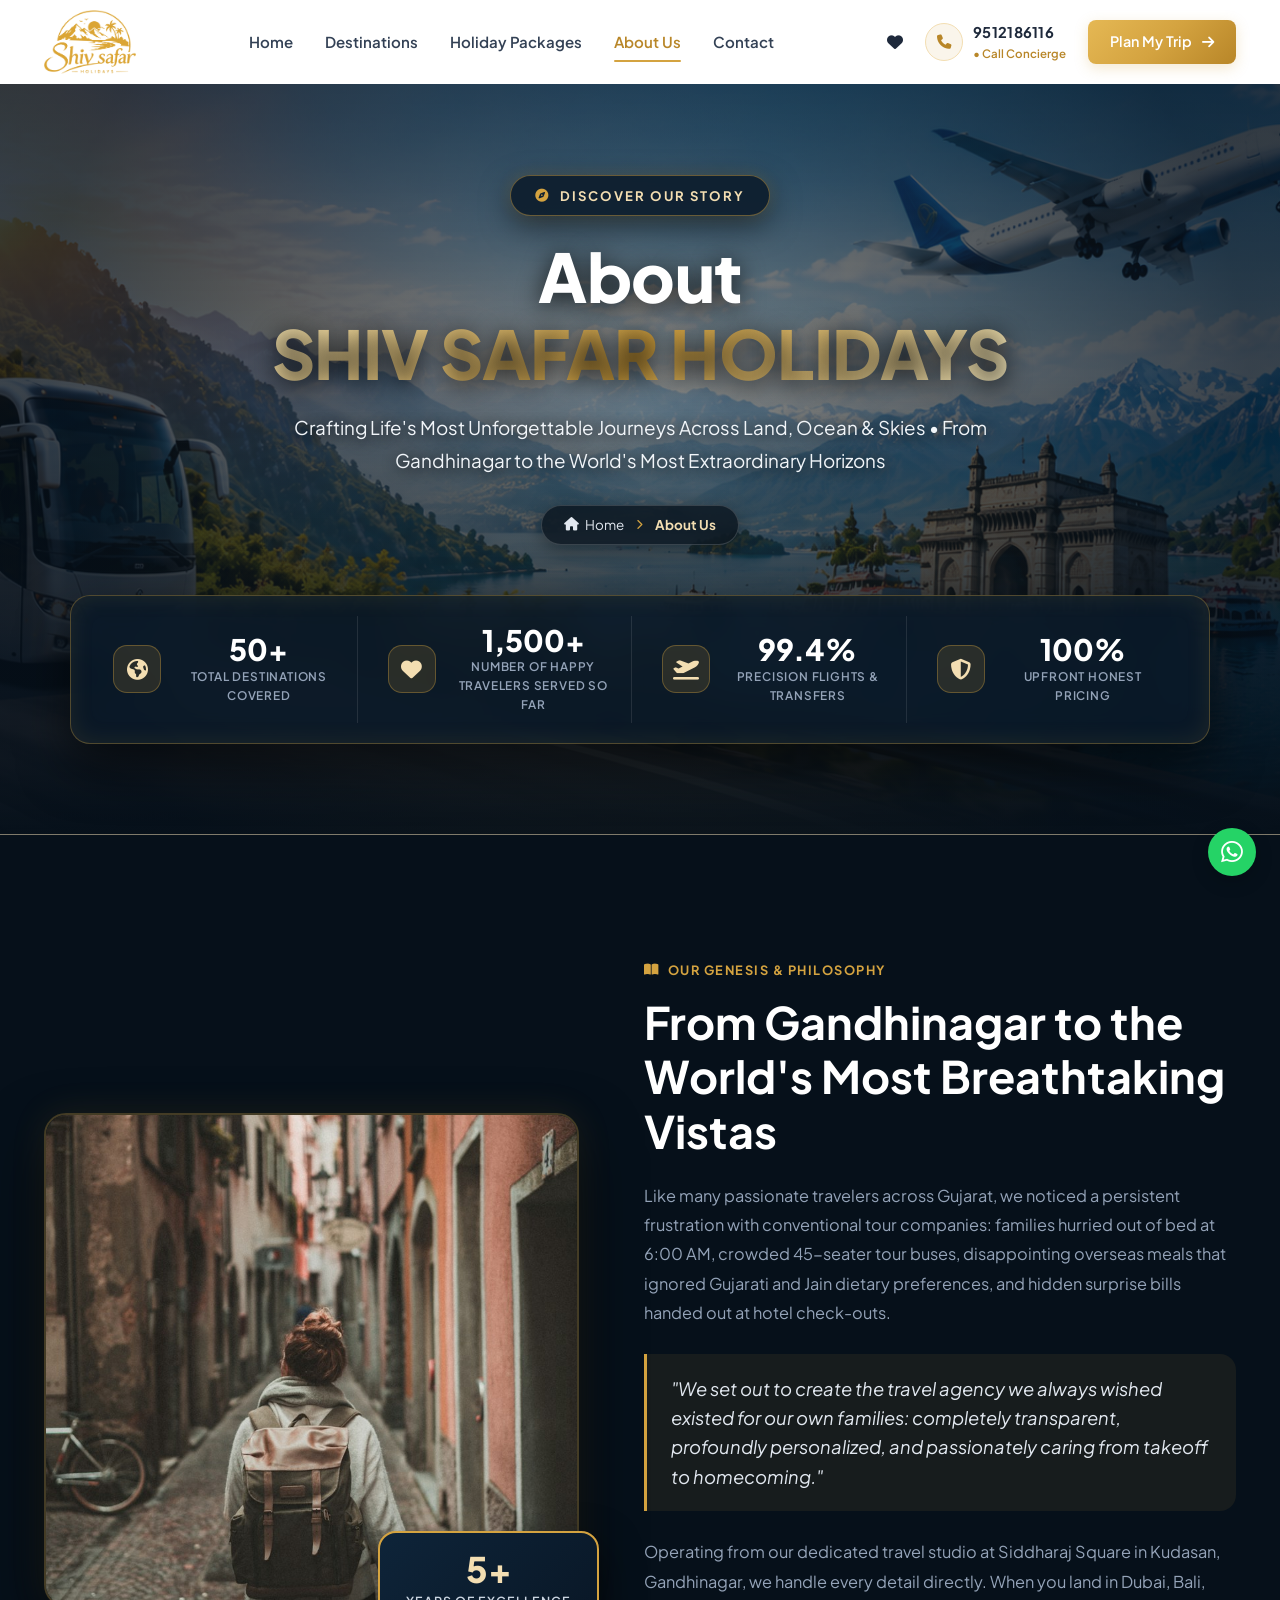
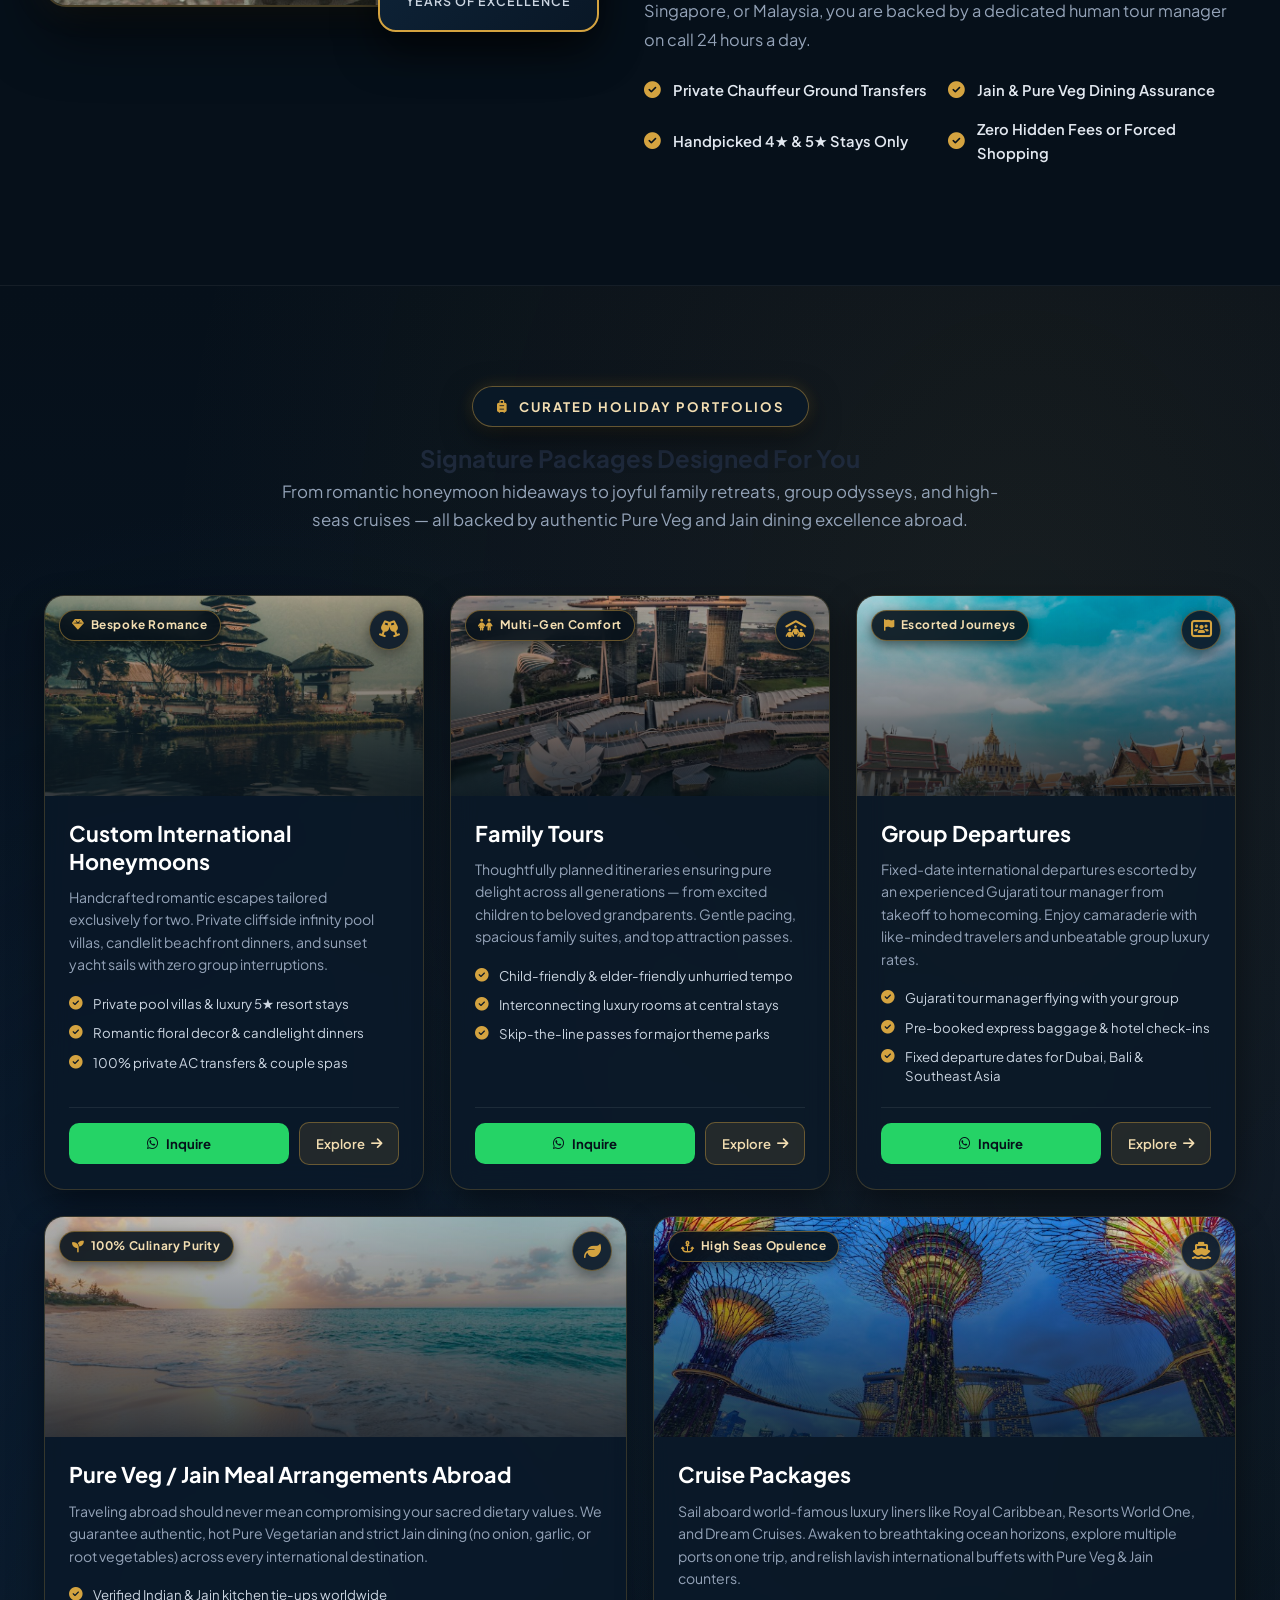
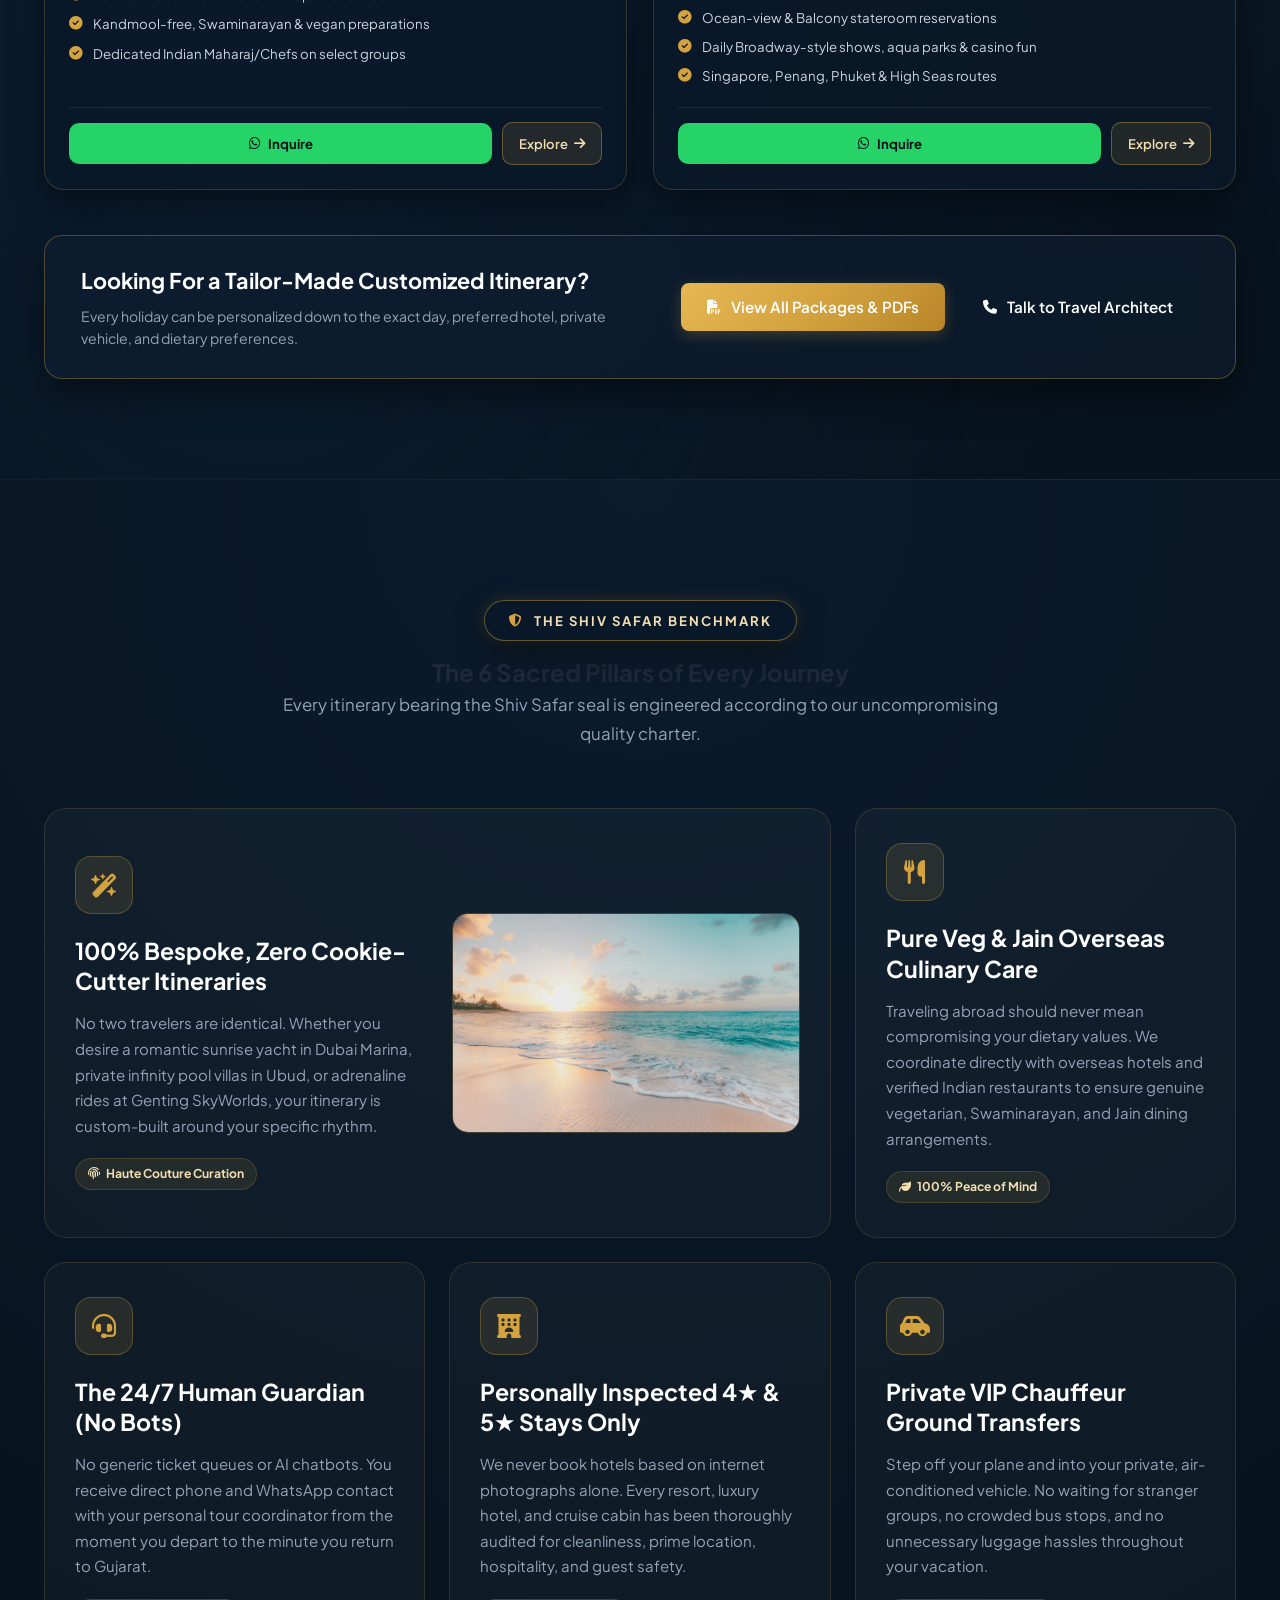
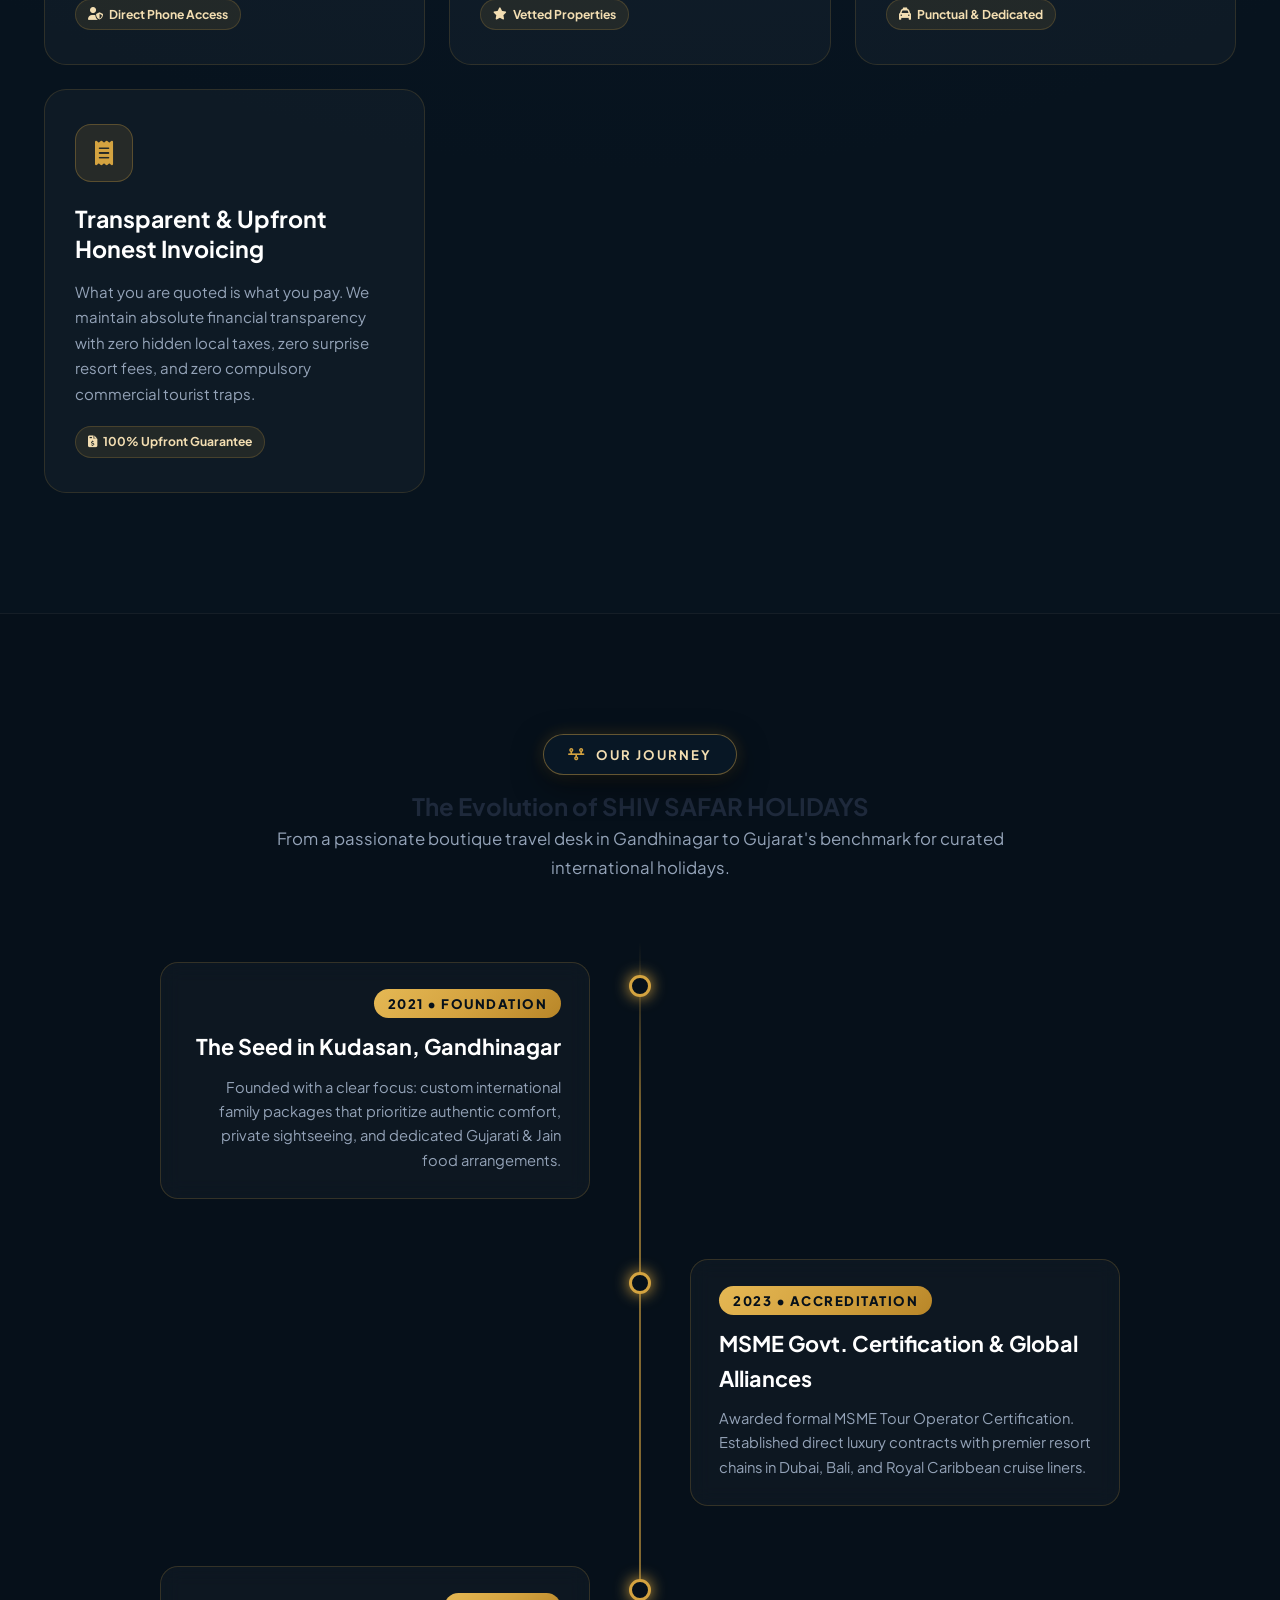
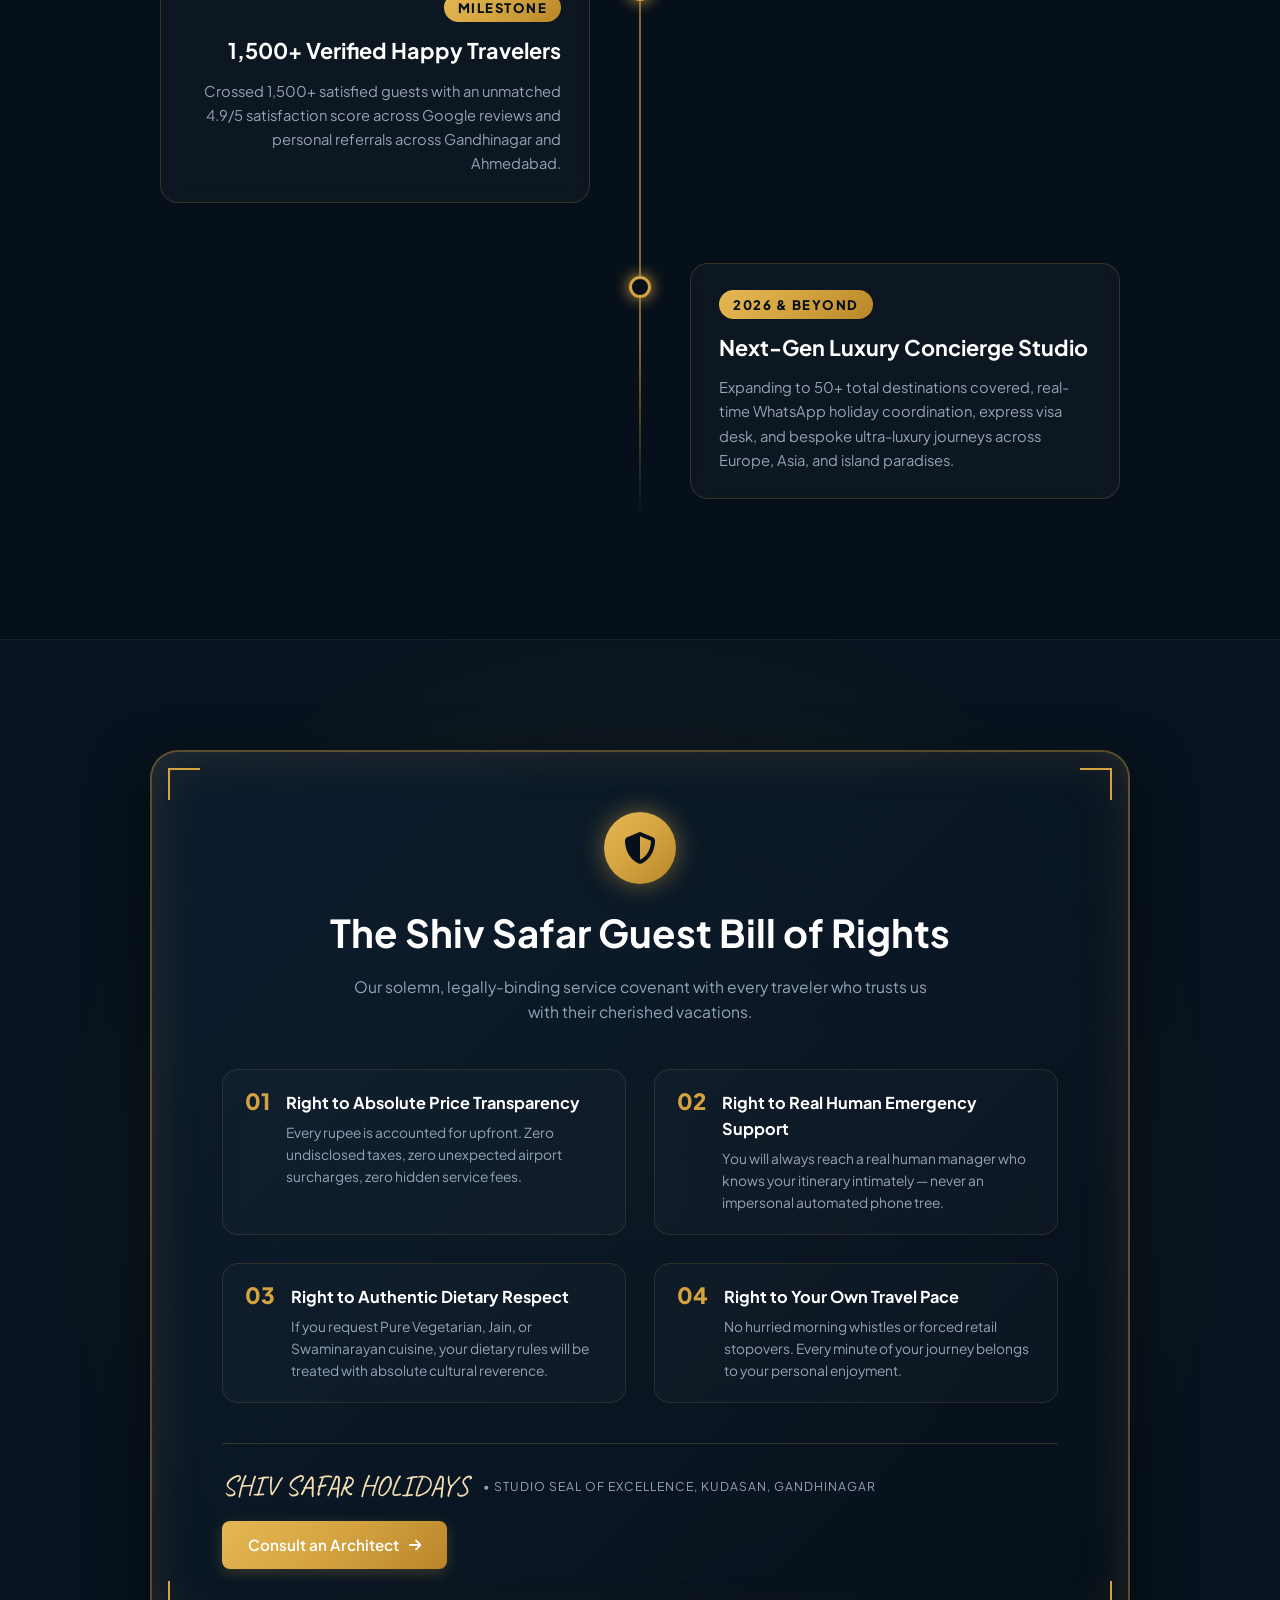
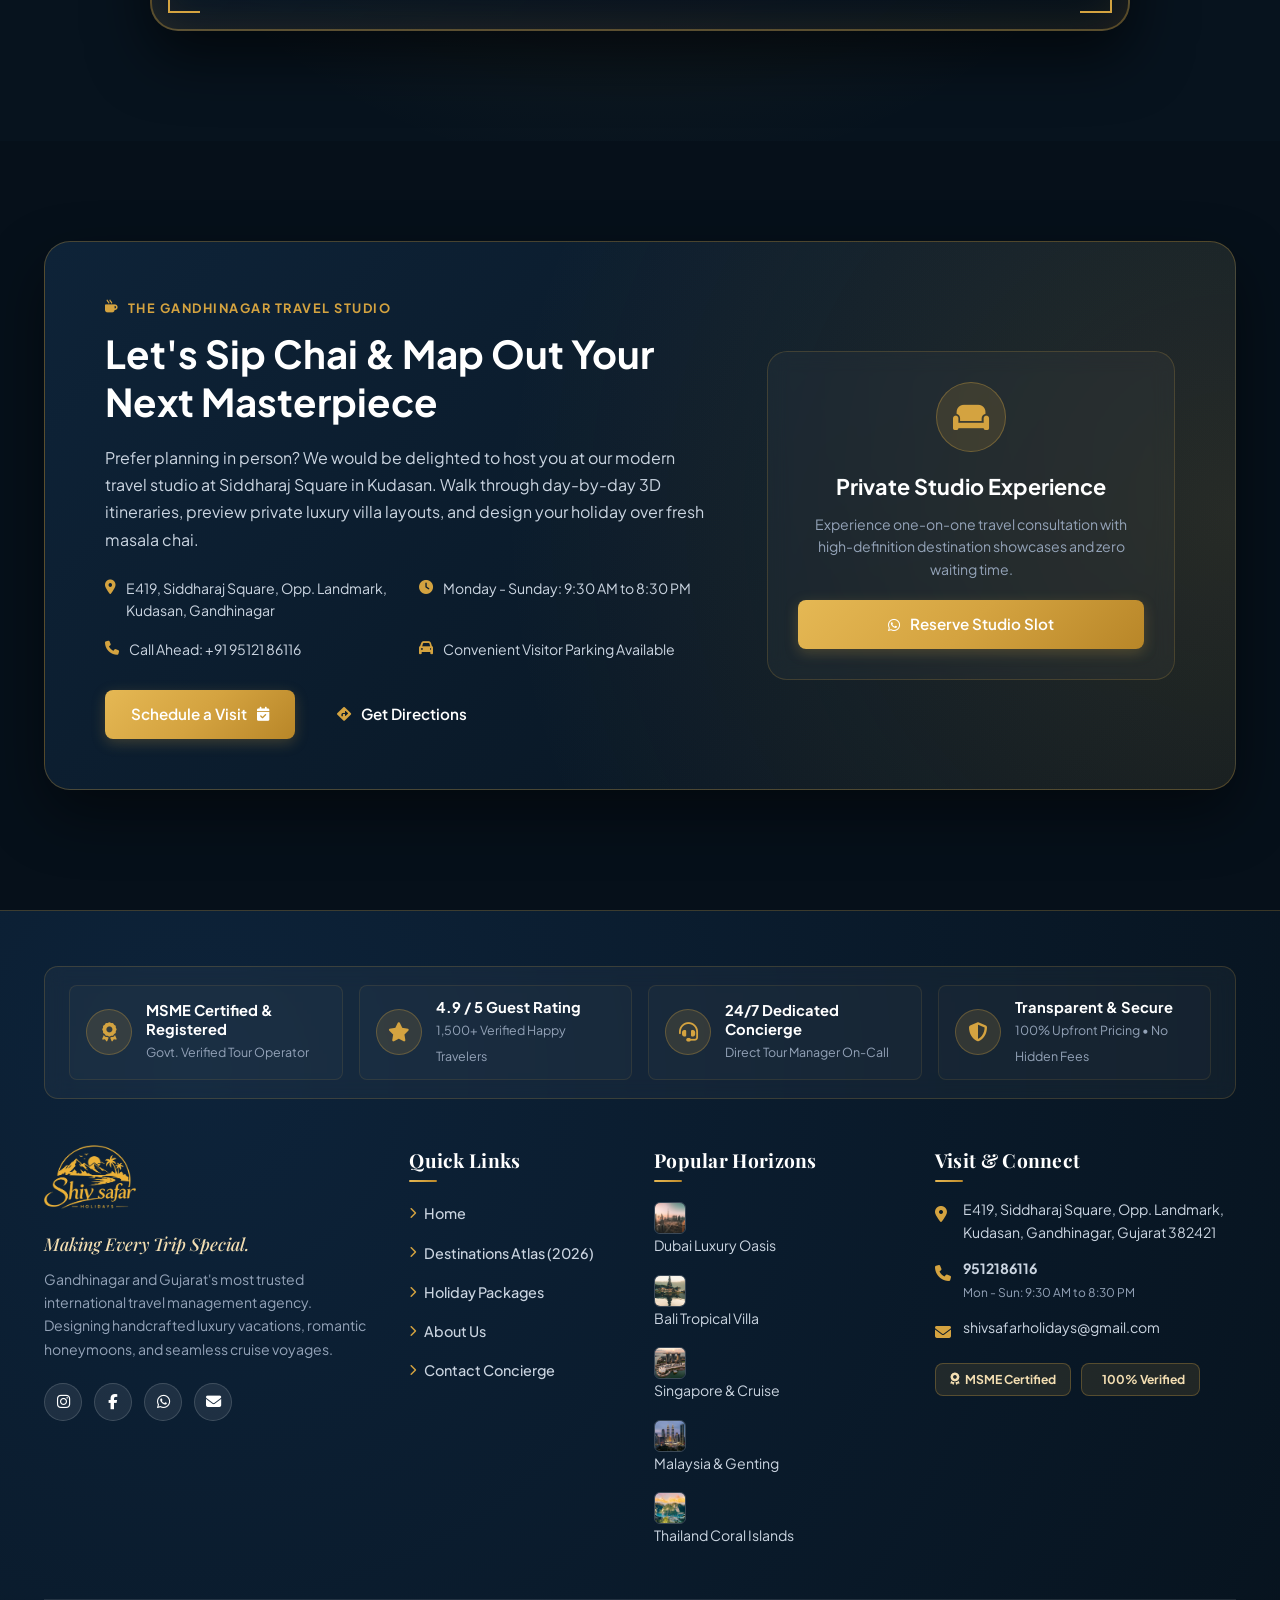
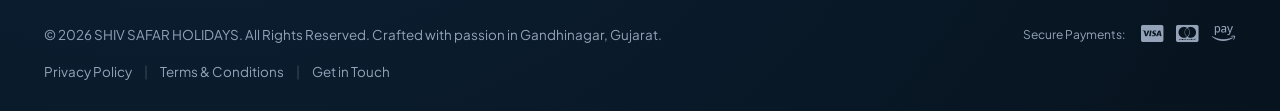
<file: about.html>
<!DOCTYPE html>
<html lang="en">
<head>
  <meta charset="UTF-8">
  <meta name="viewport" content="width=device-width, initial-scale=1.0">
  <title>About Us | SHIV SAFAR HOLIDAYS - Gandhinagar's Premier Luxury Travel Agency</title>
  <meta name="description" content="Discover the story, values, and travel philosophy of SHIV SAFAR HOLIDAYS in Gandhinagar, Gujarat. MSME certified tour operator crafting bespoke international vacations with 24/7 concierge support.">
  <meta name="keywords" content="About SHIV SAFAR HOLIDAYS, luxury travel agency Gandhinagar, tour operator Kudasan, travel designers Gujarat, MSME travel company, personalized international tours">
  <link rel="icon" type="image/svg+xml" href="assets/logo.svg">

  <!-- Google Fonts -->
  <link rel="preconnect" href="https://fonts.googleapis.com">
  <link rel="preconnect" href="https://fonts.gstatic.com" crossorigin>
  <link href="https://fonts.googleapis.com/css2?family=Caveat:wght@600;700&family=Playfair+Display:ital,wght@0,500;0,600;0,700;1,400;1,600&family=Plus+Jakarta+Sans:wght@400;500;600;700;800&display=swap" rel="stylesheet">

  <!-- Font Awesome 6 Icons -->
  <link rel="stylesheet" href="https://cdnjs.cloudflare.com/ajax/libs/font-awesome/6.5.1/css/all.min.css">

  <!-- Theme & Custom CSS -->
  <link rel="stylesheet" href="style.css">
  <link rel="stylesheet" href="about.css">
</head>
<body>

  <!-- ==================== TOP NAVIGATION HEADER ==================== -->
  <header class="site-header" id="header">
    <div class="nav-container">
      <!-- Brand Logo -->
      <a href="index.html#home" class="brand-logo" aria-label="SHIV SAFAR HOLIDAYS Home">
        <img src="assets/images/logo.png" alt="SHIV SAFAR HOLIDAYS Logo" class="logo-img">
      </a>

      <!-- Navigation Links -->
      <nav class="nav-menu" id="navMenu">
        <a href="index.html#home" class="nav-link">Home</a>
        <a href="destinations.html" class="nav-link">Destinations</a>
        <a href="packages.html" class="nav-link">Holiday Packages</a>
        <a href="about.html" class="nav-link active">About Us</a>
        <a href="contact.html" class="nav-link">Contact</a>
      </nav>

      <!-- Right Action Items -->
      <div class="nav-right">
        <!-- Wishlist Button -->
        <a href="destinations.html" class="nav-wishlist-btn" id="navWishlistBtn" aria-label="View Saved Wishlist" title="Your Saved Destinations">
          <i class="fa-solid fa-heart"></i>
          <span class="wishlist-count-badge" id="navWishlistCount">0</span>
        </a>

        <a href="tel:9512186116" class="phone-link">
          <div class="phone-icon-wrap">
            <i class="fa-solid fa-phone"></i>
          </div>
          <div class="phone-info">
            <span class="phone-number">9512186116</span>
            <span class="phone-label">• Call Concierge</span>
          </div>
        </a>

        <a href="contact.html" class="btn btn-gold btn-header">
          Plan My Trip <i class="fa-solid fa-arrow-right"></i>
        </a>

        <button class="mobile-toggle" id="mobileMenuBtn" aria-label="Toggle navigation">
          <span></span>
          <span></span>
          <span></span>
        </button>
      </div>
    </div>
  </header>

  <main>
    <!-- ==================== UNIQUE LUXURY HERO BANNER (CENTERED) ==================== -->
    <section class="about-hero-banner" id="aboutHero">
      <div class="container about-hero-center-container">
        
        <!-- Center Eyebrow Tag -->
        <div class="about-hero-badge">
          <i class="fa-solid fa-compass"></i>
          <span>Discover Our Story</span>
        </div>

        <!-- Unique Main Title in Center -->
        <h1 class="about-hero-title-main">
          About <span class="shimmer-gold-text">SHIV SAFAR HOLIDAYS</span>
        </h1>

        <!-- Elegant Subtitle -->
        <p class="about-hero-subtitle">
          Crafting Life's Most Unforgettable Journeys Across Land, Ocean & Skies • From Gandhinagar to the World's Most Extraordinary Horizons
        </p>

        <!-- Breadcrumb Navigation -->
        <div class="about-hero-breadcrumb">
          <a href="index.html#home"><i class="fa-solid fa-house"></i> Home</a>
          <i class="fa-solid fa-chevron-right breadcrumb-separator"></i>
          <span class="breadcrumb-current">About Us</span>
        </div>

      </div>

      <!-- Docked Floating Quick Stats Bar -->
      <div class="about-floating-stats-bar">
        <div class="container stats-bar-container">
          <div class="stats-bar-item">
            <div class="stats-bar-icon"><i class="fa-solid fa-earth-americas"></i></div>
            <div class="stats-bar-info">
              <span class="stats-bar-num"><span class="counter-val" data-target="50">0</span>+</span>
              <span class="stats-bar-lbl">Total Destinations Covered</span>
            </div>
          </div>
          <div class="stats-bar-item">
            <div class="stats-bar-icon"><i class="fa-solid fa-heart"></i></div>
            <div class="stats-bar-info">
              <span class="stats-bar-num"><span class="counter-val" data-target="1500">0</span>+</span>
              <span class="stats-bar-lbl">Number of Happy Travelers Served So Far</span>
            </div>
          </div>
          <div class="stats-bar-item">
            <div class="stats-bar-icon"><i class="fa-solid fa-plane-departure"></i></div>
            <div class="stats-bar-info">
              <span class="stats-bar-num">99.4%</span>
              <span class="stats-bar-lbl">Precision Flights & Transfers</span>
            </div>
          </div>
          <div class="stats-bar-item">
            <div class="stats-bar-icon"><i class="fa-solid fa-shield-halved"></i></div>
            <div class="stats-bar-info">
              <span class="stats-bar-num">100%</span>
              <span class="stats-bar-lbl">Upfront Honest Pricing</span>
            </div>
          </div>
        </div>
      </div>
    </section>

    <!-- ==================== GENESIS & PHILOSOPHY SECTION ==================== -->
    <section class="about-story-section">
      <div class="container">
        <div class="story-grid">
          <!-- Visual Frame -->
          <div class="story-visual-wrap">
            <div class="story-img-frame">
              <img src="assets/images/about-1.jpg" alt="SHIV SAFAR HOLIDAYS Story in Gandhinagar">
            </div>
            <div class="story-experience-chip">
              <span class="chip-val">5+</span>
              <span class="chip-lbl">Years of Excellence</span>
            </div>
          </div>

          <!-- Story Text Content -->
          <div class="story-content">
            <div class="section-tag">
              <i class="fa-solid fa-book-open"></i>
              <span>Our Genesis & Philosophy</span>
            </div>
            <h2 class="story-title">From Gandhinagar to the World's Most Breathtaking Vistas</h2>
            
            <p>
              Like many passionate travelers across Gujarat, we noticed a persistent frustration with conventional tour companies: families hurried out of bed at 6:00 AM, crowded 45-seater tour buses, disappointing overseas meals that ignored Gujarati and Jain dietary preferences, and hidden surprise bills handed out at hotel check-outs.
            </p>

            <div class="story-highlight-quote">
              "We set out to create the travel agency we always wished existed for our own families: completely transparent, profoundly personalized, and passionately caring from takeoff to homecoming."
            </div>

            <p>
              Operating from our dedicated travel studio at Siddharaj Square in Kudasan, Gandhinagar, we handle every detail directly. When you land in Dubai, Bali, Singapore, or Malaysia, you are backed by a dedicated human tour manager on call 24 hours a day.
            </p>

            <div class="story-points">
              <div class="story-point-item">
                <i class="fa-solid fa-circle-check"></i>
                <span>Private Chauffeur Ground Transfers</span>
              </div>
              <div class="story-point-item">
                <i class="fa-solid fa-circle-check"></i>
                <span>Jain & Pure Veg Dining Assurance</span>
              </div>
              <div class="story-point-item">
                <i class="fa-solid fa-circle-check"></i>
                <span>Handpicked 4★ & 5★ Stays Only</span>
              </div>
              <div class="story-point-item">
                <i class="fa-solid fa-circle-check"></i>
                <span>Zero Hidden Fees or Forced Shopping</span>
              </div>
            </div>
          </div>
        </div>
      </div>
    </section>

    <!-- ==================== SIGNATURE PACKAGES & SPECIALIZED EXPERIENCES ==================== -->
    <section class="about-packages-showcase-section" id="packagesShowcase">
      <div class="container">
        
        <div class="section-head-center">
          <div class="about-hero-badge" style="margin-bottom:12px;">
            <i class="fa-solid fa-suitcase-rolling"></i>
            <span>Curated Holiday Portfolios</span>
          </div>
          <h2 class="section-title">Signature Packages Designed For You</h2>
          <p class="sub-title">From romantic honeymoon hideaways to joyful family retreats, group odysseys, and high-seas cruises — all backed by authentic Pure Veg and Jain dining excellence abroad.</p>
        </div>

        <!-- 5 Specialized Package Cards -->
        <div class="about-pkgs-grid">
          
          <!-- Package 1: Custom International Honeymoons -->
          <div class="about-pkg-card">
            <div class="about-pkg-img-wrap">
              <img src="assets/images/dest-bali.jpg" alt="Custom International Honeymoons" class="about-pkg-img">
              <span class="about-pkg-badge"><i class="fa-solid fa-gem"></i> Bespoke Romance</span>
              <div class="about-pkg-icon-pill"><i class="fa-solid fa-champagne-glasses"></i></div>
            </div>
            <div class="about-pkg-body">
              <h3 class="about-pkg-title">Custom International Honeymoons</h3>
              <p class="about-pkg-desc">
                Handcrafted romantic escapes tailored exclusively for two. Private cliffside infinity pool villas, candlelit beachfront dinners, and sunset yacht sails with zero group interruptions.
              </p>
              <ul class="about-pkg-features">
                <li><i class="fa-solid fa-circle-check"></i> Private pool villas & luxury 5★ resort stays</li>
                <li><i class="fa-solid fa-circle-check"></i> Romantic floral decor & candlelight dinners</li>
                <li><i class="fa-solid fa-circle-check"></i> 100% private AC transfers & couple spas</li>
              </ul>
              <div class="about-pkg-actions">
                <a href="https://wa.me/919512186116?text=Hello%20SHIV%20SAFAR%20HOLIDAYS,%20I%20am%20interested%20in%20Custom%20International%20Honeymoon%20packages!" 
                   target="_blank" rel="noopener" class="btn-pkg-wa">
                  <i class="fa-brands fa-whatsapp"></i> Inquire
                </a>
                <a href="packages.html" class="btn-pkg-explore">
                  Explore <i class="fa-solid fa-arrow-right"></i>
                </a>
              </div>
            </div>
          </div>

          <!-- Package 2: Family Tours -->
          <div class="about-pkg-card">
            <div class="about-pkg-img-wrap">
              <img src="assets/images/dest-singapore.jpg" alt="Family Tours" class="about-pkg-img">
              <span class="about-pkg-badge"><i class="fa-solid fa-children"></i> Multi-Gen Comfort</span>
              <div class="about-pkg-icon-pill"><i class="fa-solid fa-people-roof"></i></div>
            </div>
            <div class="about-pkg-body">
              <h3 class="about-pkg-title">Family Tours</h3>
              <p class="about-pkg-desc">
                Thoughtfully planned itineraries ensuring pure delight across all generations — from excited children to beloved grandparents. Gentle pacing, spacious family suites, and top attraction passes.
              </p>
              <ul class="about-pkg-features">
                <li><i class="fa-solid fa-circle-check"></i> Child-friendly & elder-friendly unhurried tempo</li>
                <li><i class="fa-solid fa-circle-check"></i> Interconnecting luxury rooms at central stays</li>
                <li><i class="fa-solid fa-circle-check"></i> Skip-the-line passes for major theme parks</li>
              </ul>
              <div class="about-pkg-actions">
                <a href="https://wa.me/919512186116?text=Hello%20SHIV%20SAFAR%20HOLIDAYS,%20I%20am%20interested%20in%20Family%20Tour%20packages!" 
                   target="_blank" rel="noopener" class="btn-pkg-wa">
                  <i class="fa-brands fa-whatsapp"></i> Inquire
                </a>
                <a href="packages.html" class="btn-pkg-explore">
                  Explore <i class="fa-solid fa-arrow-right"></i>
                </a>
              </div>
            </div>
          </div>

          <!-- Package 3: Group Departures -->
          <div class="about-pkg-card">
            <div class="about-pkg-img-wrap">
              <img src="assets/images/pkg-asia.jpg" alt="Group Departures" class="about-pkg-img">
              <span class="about-pkg-badge"><i class="fa-solid fa-flag"></i> Escorted Journeys</span>
              <div class="about-pkg-icon-pill"><i class="fa-solid fa-users-rectangle"></i></div>
            </div>
            <div class="about-pkg-body">
              <h3 class="about-pkg-title">Group Departures</h3>
              <p class="about-pkg-desc">
                Fixed-date international departures escorted by an experienced Gujarati tour manager from takeoff to homecoming. Enjoy camaraderie with like-minded travelers and unbeatable group luxury rates.
              </p>
              <ul class="about-pkg-features">
                <li><i class="fa-solid fa-circle-check"></i> Gujarati tour manager flying with your group</li>
                <li><i class="fa-solid fa-circle-check"></i> Pre-booked express baggage & hotel check-ins</li>
                <li><i class="fa-solid fa-circle-check"></i> Fixed departure dates for Dubai, Bali & Southeast Asia</li>
              </ul>
              <div class="about-pkg-actions">
                <a href="https://wa.me/919512186116?text=Hello%20SHIV%20SAFAR%20HOLIDAYS,%20I%20am%20interested%20in%20Group%20Departure%20packages!" 
                   target="_blank" rel="noopener" class="btn-pkg-wa">
                  <i class="fa-brands fa-whatsapp"></i> Inquire
                </a>
                <a href="packages.html" class="btn-pkg-explore">
                  Explore <i class="fa-solid fa-arrow-right"></i>
                </a>
              </div>
            </div>
          </div>

        </div>

        <!-- Bottom 2 Highlight Cards (Wider) -->
        <div class="about-pkgs-grid-bottom">
          
          <!-- Package 4: Pure Veg / Jain Meal Arrangements Abroad -->
          <div class="about-pkg-card about-pkg-card-bottom">
            <div class="about-pkg-img-wrap">
              <img src="assets/images/about-2.jpg" alt="Pure Veg and Jain Meal Arrangements Abroad" class="about-pkg-img">
              <span class="about-pkg-badge"><i class="fa-solid fa-seedling"></i> 100% Culinary Purity</span>
              <div class="about-pkg-icon-pill"><i class="fa-solid fa-leaf"></i></div>
            </div>
            <div class="about-pkg-body">
              <h3 class="about-pkg-title">Pure Veg / Jain Meal Arrangements Abroad</h3>
              <p class="about-pkg-desc">
                Traveling abroad should never mean compromising your sacred dietary values. We guarantee authentic, hot Pure Vegetarian and strict Jain dining (no onion, garlic, or root vegetables) across every international destination.
              </p>
              <ul class="about-pkg-features">
                <li><i class="fa-solid fa-circle-check"></i> Verified Indian & Jain kitchen tie-ups worldwide</li>
                <li><i class="fa-solid fa-circle-check"></i> Kandmool-free, Swaminarayan & vegan preparations</li>
                <li><i class="fa-solid fa-circle-check"></i> Dedicated Indian Maharaj/Chefs on select groups</li>
              </ul>
              <div class="about-pkg-actions">
                <a href="https://wa.me/919512186116?text=Hello%20SHIV%20SAFAR%20HOLIDAYS,%20I%20want%20to%20know%20about%20Pure%20Veg%20and%20Jain%20meal%20arrangements%20abroad!" 
                   target="_blank" rel="noopener" class="btn-pkg-wa">
                  <i class="fa-brands fa-whatsapp"></i> Inquire
                </a>
                <a href="packages.html" class="btn-pkg-explore">
                  Explore <i class="fa-solid fa-arrow-right"></i>
                </a>
              </div>
            </div>
          </div>

          <!-- Package 5: Cruise Packages -->
          <div class="about-pkg-card about-pkg-card-bottom">
            <div class="about-pkg-img-wrap">
              <img src="assets/images/pkg-singapore.jpg" alt="Cruise Packages" class="about-pkg-img">
              <span class="about-pkg-badge"><i class="fa-solid fa-anchor"></i> High Seas Opulence</span>
              <div class="about-pkg-icon-pill"><i class="fa-solid fa-ship"></i></div>
            </div>
            <div class="about-pkg-body">
              <h3 class="about-pkg-title">Cruise Packages</h3>
              <p class="about-pkg-desc">
                Sail aboard world-famous luxury liners like Royal Caribbean, Resorts World One, and Dream Cruises. Awaken to breathtaking ocean horizons, explore multiple ports on one trip, and relish lavish international buffets with Pure Veg & Jain counters.
              </p>
              <ul class="about-pkg-features">
                <li><i class="fa-solid fa-circle-check"></i> Ocean-view & Balcony stateroom reservations</li>
                <li><i class="fa-solid fa-circle-check"></i> Daily Broadway-style shows, aqua parks & casino fun</li>
                <li><i class="fa-solid fa-circle-check"></i> Singapore, Penang, Phuket & High Seas routes</li>
              </ul>
              <div class="about-pkg-actions">
                <a href="https://wa.me/919512186116?text=Hello%20SHIV%20SAFAR%20HOLIDAYS,%20I%20am%20interested%20in%20Cruise%20packages!" 
                   target="_blank" rel="noopener" class="btn-pkg-wa">
                  <i class="fa-brands fa-whatsapp"></i> Inquire
                </a>
                <a href="packages.html" class="btn-pkg-explore">
                  Explore <i class="fa-solid fa-arrow-right"></i>
                </a>
              </div>
            </div>
          </div>

        </div>

        <!-- Quick Callout Banner -->
        <div class="about-pkgs-footer-callout">
          <div class="callout-content">
            <h4>Looking For a Tailor-Made Customized Itinerary?</h4>
            <p>Every holiday can be personalized down to the exact day, preferred hotel, private vehicle, and dietary preferences.</p>
          </div>
          <div class="callout-actions">
            <a href="packages.html" class="btn btn-gold">
              <i class="fa-solid fa-file-pdf"></i> View All Packages & PDFs
            </a>
            <a href="contact.html" class="btn btn-outline" style="color:#ffffff; border-color:rgba(212,163,64,0.5);">
              <i class="fa-solid fa-phone"></i> Talk to Travel Architect
            </a>
          </div>
        </div>

      </div>
    </section>

    <!-- ==================== 6 SACRED PILLARS (BENTO GRID) ==================== -->
    <section class="about-pillars-section">
      <div class="container">
        <div class="section-head-center">
          <div class="about-hero-badge" style="margin-bottom:12px;">
            <i class="fa-solid fa-shield-halved"></i>
            <span>The Shiv Safar Benchmark</span>
          </div>
          <h2 class="section-title">The 6 Sacred Pillars of Every Journey</h2>
          <p class="sub-title">Every itinerary bearing the Shiv Safar seal is engineered according to our uncompromising quality charter.</p>
        </div>

        <div class="bento-pillars-grid">
          <!-- Card 1: Wide Card -->
          <div class="bento-card bento-card-wide">
            <div>
              <div class="bento-icon-wrap"><i class="fa-solid fa-wand-magic-sparkles"></i></div>
              <h3 class="bento-title">100% Bespoke, Zero Cookie-Cutter Itineraries</h3>
              <p class="bento-desc">
                No two travelers are identical. Whether you desire a romantic sunrise yacht in Dubai Marina, private infinity pool villas in Ubud, or adrenaline rides at Genting SkyWorlds, your itinerary is custom-built around your specific rhythm.
              </p>
              <span class="bento-badge-tag"><i class="fa-solid fa-fingerprint"></i> Haute Couture Curation</span>
            </div>
            <div>
              <img src="assets/images/about-2.jpg" alt="Tailored travel experience" style="width:100%; height:220px; object-fit:cover; border-radius:16px; border:1px solid rgba(212,163,64,0.25);">
            </div>
          </div>

          <!-- Card 2 -->
          <div class="bento-card">
            <div class="bento-icon-wrap"><i class="fa-solid fa-utensils"></i></div>
            <h3 class="bento-title">Pure Veg & Jain Overseas Culinary Care</h3>
            <p class="bento-desc">
              Traveling abroad should never mean compromising your dietary values. We coordinate directly with overseas hotels and verified Indian restaurants to ensure genuine vegetarian, Swaminarayan, and Jain dining arrangements.
            </p>
            <span class="bento-badge-tag"><i class="fa-solid fa-leaf"></i> 100% Peace of Mind</span>
          </div>

          <!-- Card 3 -->
          <div class="bento-card">
            <div class="bento-icon-wrap"><i class="fa-solid fa-headset"></i></div>
            <h3 class="bento-title">The 24/7 Human Guardian (No Bots)</h3>
            <p class="bento-desc">
              No generic ticket queues or AI chatbots. You receive direct phone and WhatsApp contact with your personal tour coordinator from the moment you depart to the minute you return to Gujarat.
            </p>
            <span class="bento-badge-tag"><i class="fa-solid fa-user-shield"></i> Direct Phone Access</span>
          </div>

          <!-- Card 4 -->
          <div class="bento-card">
            <div class="bento-icon-wrap"><i class="fa-solid fa-hotel"></i></div>
            <h3 class="bento-title">Personally Inspected 4★ & 5★ Stays Only</h3>
            <p class="bento-desc">
              We never book hotels based on internet photographs alone. Every resort, luxury hotel, and cruise cabin has been thoroughly audited for cleanliness, prime location, hospitality, and guest safety.
            </p>
            <span class="bento-badge-tag"><i class="fa-solid fa-star"></i> Vetted Properties</span>
          </div>

          <!-- Card 5 -->
          <div class="bento-card">
            <div class="bento-icon-wrap"><i class="fa-solid fa-car-side"></i></div>
            <h3 class="bento-title">Private VIP Chauffeur Ground Transfers</h3>
            <p class="bento-desc">
              Step off your plane and into your private, air-conditioned vehicle. No waiting for stranger groups, no crowded bus stops, and no unnecessary luggage hassles throughout your vacation.
            </p>
            <span class="bento-badge-tag"><i class="fa-solid fa-taxi"></i> Punctual & Dedicated</span>
          </div>

          <!-- Card 6 -->
          <div class="bento-card">
            <div class="bento-icon-wrap"><i class="fa-solid fa-receipt"></i></div>
            <h3 class="bento-title">Transparent & Upfront Honest Invoicing</h3>
            <p class="bento-desc">
              What you are quoted is what you pay. We maintain absolute financial transparency with zero hidden local taxes, zero surprise resort fees, and zero compulsory commercial tourist traps.
            </p>
            <span class="bento-badge-tag"><i class="fa-solid fa-file-invoice-dollar"></i> 100% Upfront Guarantee</span>
          </div>
        </div>
      </div>
    </section>

    <!-- ==================== INTERACTIVE ODYSSEY TIMELINE ==================== -->
    <section class="about-timeline-section">
      <div class="container">
        <div class="section-head-center">
          <div class="about-hero-badge" style="margin-bottom:12px;">
            <i class="fa-solid fa-timeline"></i>
            <span>Our Journey</span>
          </div>
          <h2 class="section-title">The Evolution of SHIV SAFAR HOLIDAYS</h2>
          <p class="sub-title">From a passionate boutique travel desk in Gandhinagar to Gujarat's benchmark for curated international holidays.</p>
        </div>

        <div class="timeline-wrap">
          <div class="timeline-line"></div>

          <!-- Node 1 -->
          <div class="timeline-node">
            <div class="timeline-content-left">
              <div class="timeline-box">
                <span class="timeline-year-tag">2021 • FOUNDATION</span>
                <h3 class="timeline-title">The Seed in Kudasan, Gandhinagar</h3>
                <p class="timeline-desc">
                  Founded with a clear focus: custom international family packages that prioritize authentic comfort, private sightseeing, and dedicated Gujarati & Jain food arrangements.
                </p>
              </div>
            </div>
            <div class="timeline-marker"></div>
            <div class="timeline-empty"></div>
          </div>

          <!-- Node 2 -->
          <div class="timeline-node">
            <div class="timeline-empty"></div>
            <div class="timeline-marker"></div>
            <div class="timeline-content-right">
              <div class="timeline-box">
                <span class="timeline-year-tag">2023 • ACCREDITATION</span>
                <h3 class="timeline-title">MSME Govt. Certification & Global Alliances</h3>
                <p class="timeline-desc">
                  Awarded formal MSME Tour Operator Certification. Established direct luxury contracts with premier resort chains in Dubai, Bali, and Royal Caribbean cruise liners.
                </p>
              </div>
            </div>
          </div>

          <!-- Node 3 -->
          <div class="timeline-node">
            <div class="timeline-content-left">
              <div class="timeline-box">
                <span class="timeline-year-tag">MILESTONE</span>
                <h3 class="timeline-title">1,500+ Verified Happy Travelers</h3>
                <p class="timeline-desc">
                  Crossed 1,500+ satisfied guests with an unmatched 4.9/5 satisfaction score across Google reviews and personal referrals across Gandhinagar and Ahmedabad.
                </p>
              </div>
            </div>
            <div class="timeline-marker"></div>
            <div class="timeline-empty"></div>
          </div>

          <!-- Node 4 -->
          <div class="timeline-node">
            <div class="timeline-empty"></div>
            <div class="timeline-marker"></div>
            <div class="timeline-content-right">
              <div class="timeline-box">
                <span class="timeline-year-tag">2026 & BEYOND</span>
                <h3 class="timeline-title">Next-Gen Luxury Concierge Studio</h3>
                <p class="timeline-desc">
                  Expanding to 50+ total destinations covered, real-time WhatsApp holiday coordination, express visa desk, and bespoke ultra-luxury journeys across Europe, Asia, and island paradises.
                </p>
              </div>
            </div>
          </div>
        </div>
      </div>
    </section>

    <!-- ==================== TRAVELER'S BILL OF RIGHTS (PLEDGE) ==================== -->
    <section class="about-pledge-section">
      <div class="container">
        <div class="pledge-certificate-card">
          <!-- Decorative Corner Accents -->
          <div class="pledge-corner-decor pledge-tl"></div>
          <div class="pledge-corner-decor pledge-tr"></div>
          <div class="pledge-corner-decor pledge-bl"></div>
          <div class="pledge-corner-decor pledge-br"></div>

          <div class="pledge-head">
            <div class="pledge-seal-icon">
              <i class="fa-solid fa-shield-halved"></i>
            </div>
            <h2 class="pledge-title">The Shiv Safar Guest Bill of Rights</h2>
            <p class="pledge-subtitle">Our solemn, legally-binding service covenant with every traveler who trusts us with their cherished vacations.</p>
          </div>

          <div class="pledge-grid">
            <div class="pledge-item">
              <span class="pledge-num">01</span>
              <div class="pledge-text">
                <strong>Right to Absolute Price Transparency</strong>
                <p>Every rupee is accounted for upfront. Zero undisclosed taxes, zero unexpected airport surcharges, zero hidden service fees.</p>
              </div>
            </div>

            <div class="pledge-item">
              <span class="pledge-num">02</span>
              <div class="pledge-text">
                <strong>Right to Real Human Emergency Support</strong>
                <p>You will always reach a real human manager who knows your itinerary intimately — never an impersonal automated phone tree.</p>
              </div>
            </div>

            <div class="pledge-item">
              <span class="pledge-num">03</span>
              <div class="pledge-text">
                <strong>Right to Authentic Dietary Respect</strong>
                <p>If you request Pure Vegetarian, Jain, or Swaminarayan cuisine, your dietary rules will be treated with absolute cultural reverence.</p>
              </div>
            </div>

            <div class="pledge-item">
              <span class="pledge-num">04</span>
              <div class="pledge-text">
                <strong>Right to Your Own Travel Pace</strong>
                <p>No hurried morning whistles or forced retail stopovers. Every minute of your journey belongs to your personal enjoyment.</p>
              </div>
            </div>
          </div>

          <div class="pledge-footer">
            <div class="pledge-cert-sign">
              <span class="pledge-sign-img">SHIV SAFAR HOLIDAYS</span>
              <span class="pledge-sign-role">• Studio Seal of Excellence, Kudasan, Gandhinagar</span>
            </div>

            <a href="contact.html" class="btn btn-gold">
              Consult an Architect <i class="fa-solid fa-arrow-right"></i>
            </a>
          </div>
        </div>
      </div>
    </section>

    <!-- ==================== GANDHINAGAR STUDIO VISIT SECTION ==================== -->
    <section class="about-studio-section">
      <div class="container">
        <div class="studio-banner-card">
          <div class="studio-info">
            <div class="studio-tag">
              <i class="fa-solid fa-mug-hot"></i>
              <span>The Gandhinagar Travel Studio</span>
            </div>
            <h2>Let's Sip Chai & Map Out Your Next Masterpiece</h2>
            <p>
              Prefer planning in person? We would be delighted to host you at our modern travel studio at Siddharaj Square in Kudasan. Walk through day-by-day 3D itineraries, preview private luxury villa layouts, and design your holiday over fresh masala chai.
            </p>

            <div class="studio-meta-grid">
              <div class="studio-meta-item">
                <i class="fa-solid fa-location-dot"></i>
                <span>E419, Siddharaj Square, Opp. Landmark, Kudasan, Gandhinagar</span>
              </div>
              <div class="studio-meta-item">
                <i class="fa-solid fa-clock"></i>
                <span>Monday - Sunday: 9:30 AM to 8:30 PM</span>
              </div>
              <div class="studio-meta-item">
                <i class="fa-solid fa-phone"></i>
                <span>Call Ahead: +91 95121 86116</span>
              </div>
              <div class="studio-meta-item">
                <i class="fa-solid fa-car"></i>
                <span>Convenient Visitor Parking Available</span>
              </div>
            </div>

            <div class="studio-actions">
              <a href="contact.html" class="btn btn-gold">
                Schedule a Visit <i class="fa-solid fa-calendar-check"></i>
              </a>
              <a href="https://maps.google.com/?q=Siddharaj+Square+Kudasan+Gandhinagar" target="_blank" rel="noopener" class="btn btn-outline" style="color:#ffffff; border-color:rgba(212,163,64,0.4);">
                <i class="fa-solid fa-diamond-turn-right" style="color:var(--primary-gold);"></i> Get Directions
              </a>
            </div>
          </div>

          <div class="studio-visual-box">
            <div class="studio-icon-big"><i class="fa-solid fa-couch"></i></div>
            <h3>Private Studio Experience</h3>
            <p>Experience one-on-one travel consultation with high-definition destination showcases and zero waiting time.</p>
            <a href="https://wa.me/919512186116?text=Hello%20SHIV%20SAFAR%20HOLIDAYS,%20I%20would%20like%20to%20visit%20your%20studio%20in%20Kudasan!" 
               target="_blank" rel="noopener" class="btn btn-gold" style="width:100%; justify-content:center;">
              <i class="fa-brands fa-whatsapp"></i> Reserve Studio Slot
            </a>
          </div>
        </div>
      </div>
    </section>
  </main>

  <!-- ==================== SITE FOOTER (PERFECTED 2026 LUXURY) ==================== -->
  <footer class="site-footer" id="contact">
    <div class="container">

      <!-- Trust Badges Strip (Interactive Hover Effects) -->
      <div class="footer-trust-strip">
        <div class="footer-trust-item">
          <div class="footer-trust-icon"><i class="fa-solid fa-award"></i></div>
          <div class="footer-trust-text">
            <strong>MSME Certified & Registered</strong>
            <span>Govt. Verified Tour Operator</span>
          </div>
        </div>
        <div class="footer-trust-item">
          <div class="footer-trust-icon"><i class="fa-solid fa-star"></i></div>
          <div class="footer-trust-text">
            <strong>4.9 / 5 Guest Rating</strong>
            <span>1,500+ Verified Happy Travelers</span>
          </div>
        </div>
        <div class="footer-trust-item">
          <div class="footer-trust-icon"><i class="fa-solid fa-headset"></i></div>
          <div class="footer-trust-text">
            <strong>24/7 Dedicated Concierge</strong>
            <span>Direct Tour Manager On-Call</span>
          </div>
        </div>
        <div class="footer-trust-item">
          <div class="footer-trust-icon"><i class="fa-solid fa-shield-halved"></i></div>
          <div class="footer-trust-text">
            <strong>Transparent & Secure</strong>
            <span>100% Upfront Pricing • No Hidden Fees</span>
          </div>
        </div>
      </div>

      <!-- 4 Columns Grid -->
      <div class="footer-grid">
        <!-- Col 1: Brand -->
        <div class="footer-col footer-col-brand">
          <a href="index.html#home" class="footer-logo">
            <img src="assets/images/logo.png" alt="SHIV SAFAR HOLIDAYS Logo" class="footer-logo-img">
          </a>
          <p class="footer-tagline">Making Every Trip Special.</p>
          <p class="footer-desc">
            Gandhinagar and Gujarat's most trusted international travel management agency. Designing handcrafted luxury vacations, romantic honeymoons, and seamless cruise voyages.
          </p>
          <div class="social-links">
            <a href="https://instagram.com" target="_blank" rel="noopener" class="social-btn" aria-label="Instagram"><i class="fa-brands fa-instagram"></i></a>
            <a href="https://facebook.com" target="_blank" rel="noopener" class="social-btn" aria-label="Facebook"><i class="fa-brands fa-facebook-f"></i></a>
            <a href="https://wa.me/919512186116" target="_blank" rel="noopener" class="social-btn" aria-label="WhatsApp"><i class="fa-brands fa-whatsapp"></i></a>
            <a href="mailto:shivsafarholidays@gmail.com" class="social-btn" aria-label="Email"><i class="fa-solid fa-envelope"></i></a>
          </div>
        </div>

        <!-- Col 2: Quick Links -->
        <div class="footer-col">
          <h4 class="footer-heading">Quick Links</h4>
          <ul class="footer-links">
            <li><a href="index.html#home"><i class="fa-solid fa-chevron-right"></i> Home</a></li>
            <li><a href="destinations.html"><i class="fa-solid fa-chevron-right"></i> Destinations Atlas (2026)</a></li>
            <li><a href="packages.html"><i class="fa-solid fa-chevron-right"></i> Holiday Packages</a></li>
            <li><a href="about.html"><i class="fa-solid fa-chevron-right"></i> About Us</a></li>
            <li><a href="contact.html"><i class="fa-solid fa-chevron-right"></i> Contact Concierge</a></li>
          </ul>
        </div>

        <!-- Col 3: Popular Horizons -->
        <div class="footer-col">
          <h4 class="footer-heading">Popular Horizons</h4>
          <ul class="footer-dest-list">
            <li><a href="destinations.html#dubai"><img src="assets/images/dest-dubai.jpg" alt="Dubai" class="thumb-img"> <span>Dubai Luxury Oasis</span></a></li>
            <li><a href="destinations.html#bali"><img src="assets/images/dest-bali.jpg" alt="Bali" class="thumb-img"> <span>Bali Tropical Villa</span></a></li>
            <li><a href="destinations.html#singapore"><img src="assets/images/dest-singapore.jpg" alt="Singapore" class="thumb-img"> <span>Singapore & Cruise</span></a></li>
            <li><a href="destinations.html#malaysia"><img src="assets/images/dest-malaysia.jpg" alt="Malaysia" class="thumb-img"> <span>Malaysia & Genting</span></a></li>
            <li><a href="destinations.html#thailand"><img src="assets/images/dest-thailand.jpg" alt="Thailand" class="thumb-img"> <span>Thailand Coral Islands</span></a></li>
          </ul>
        </div>

        <!-- Col 4: Contact Info -->
        <div class="footer-col footer-col-contact">
          <h4 class="footer-heading">Visit & Connect</h4>
          <div class="footer-contact-item" style="display:flex; align-items:flex-start; gap:12px; margin-bottom:14px; font-size:0.88rem; color:#cbd5e1;">
            <div class="contact-icon" style="color:var(--primary-gold); margin-top:3px;"><i class="fa-solid fa-location-dot"></i></div>
            <div class="contact-text">
              <span>E419, Siddharaj Square, Opp. Landmark, Kudasan, Gandhinagar, Gujarat 382421</span>
            </div>
          </div>
          <div class="footer-contact-item" style="display:flex; align-items:flex-start; gap:12px; margin-bottom:14px; font-size:0.88rem; color:#cbd5e1;">
            <div class="contact-icon" style="color:var(--primary-gold); margin-top:3px;"><i class="fa-solid fa-phone"></i></div>
            <div class="contact-text">
              <div><a href="tel:9512186116"><strong>9512186116</strong></a></div>
              <span style="font-size:0.75rem; color:#94a3b8;">Mon - Sun: 9:30 AM to 8:30 PM</span>
            </div>
          </div>
          <div class="footer-contact-item" style="display:flex; align-items:flex-start; gap:12px; margin-bottom:18px; font-size:0.88rem; color:#cbd5e1;">
            <div class="contact-icon" style="color:var(--primary-gold); margin-top:3px;"><i class="fa-solid fa-envelope"></i></div>
            <div class="contact-text">
              <a href="mailto:shivsafarholidays@gmail.com">shivsafarholidays@gmail.com</a>
            </div>
          </div>
          <div class="gov-badges">
            <span class="msme-badge"><i class="fa-solid fa-award"></i> MSME Certified</span>
            <span class="msme-badge"><i class="fa-solid fa-shield-check"></i> 100% Verified</span>
          </div>
        </div>
      </div>

      <!-- Bottom Bar -->
      <div class="footer-bottom">
        <p class="copyright-text">© 2026 SHIV SAFAR HOLIDAYS. All Rights Reserved. Crafted with passion in Gandhinagar, Gujarat.</p>
        
        <div class="footer-payment-badges">
          <span style="font-size:0.75rem; color:#94a3b8; margin-right:4px;">Secure Payments:</span>
          <i class="fa-brands fa-cc-visa" title="Visa"></i>
          <i class="fa-brands fa-cc-mastercard" title="Mastercard"></i>
          <i class="fa-brands fa-amazon-pay" title="UPI & Netbanking"></i>
        </div>

        <div class="footer-bottom-links">
          <a href="javascript:void(0)" onclick="openTerms('Privacy Policy')">Privacy Policy</a>
          <span class="divider">|</span>
          <a href="javascript:void(0)" onclick="openTerms('Terms & Conditions')">Terms & Conditions</a>
          <span class="divider">|</span>
          <a href="contact.html">Get in Touch</a>
        </div>
      </div>
    </div>
  </footer>

  <!-- ==================== FLOATING QUICK ACTIONS ==================== -->
  <button class="floating-btn scroll-top-btn" id="scrollTopBtn" onclick="scrollToTop()" aria-label="Scroll to top">
    <i class="fa-solid fa-chevron-up"></i>
  </button>

  <a href="https://wa.me/919512186116?text=Hello%20SHIV%20SAFAR%20HOLIDAYS,%20I%20would%20like%20to%20learn%20more%20about%20your%20services%20and%20plan%20a%20trip!" 
     target="_blank" 
     rel="noopener" 
     class="floating-btn whatsapp-float-btn" 
     aria-label="Chat on WhatsApp">
    <i class="fa-brands fa-whatsapp"></i>
    <span class="wa-tooltip">Plan Trip on WhatsApp</span>
  </a>

  <!-- Script -->
  <script src="about.js"></script>
</body>
</html>
</file>
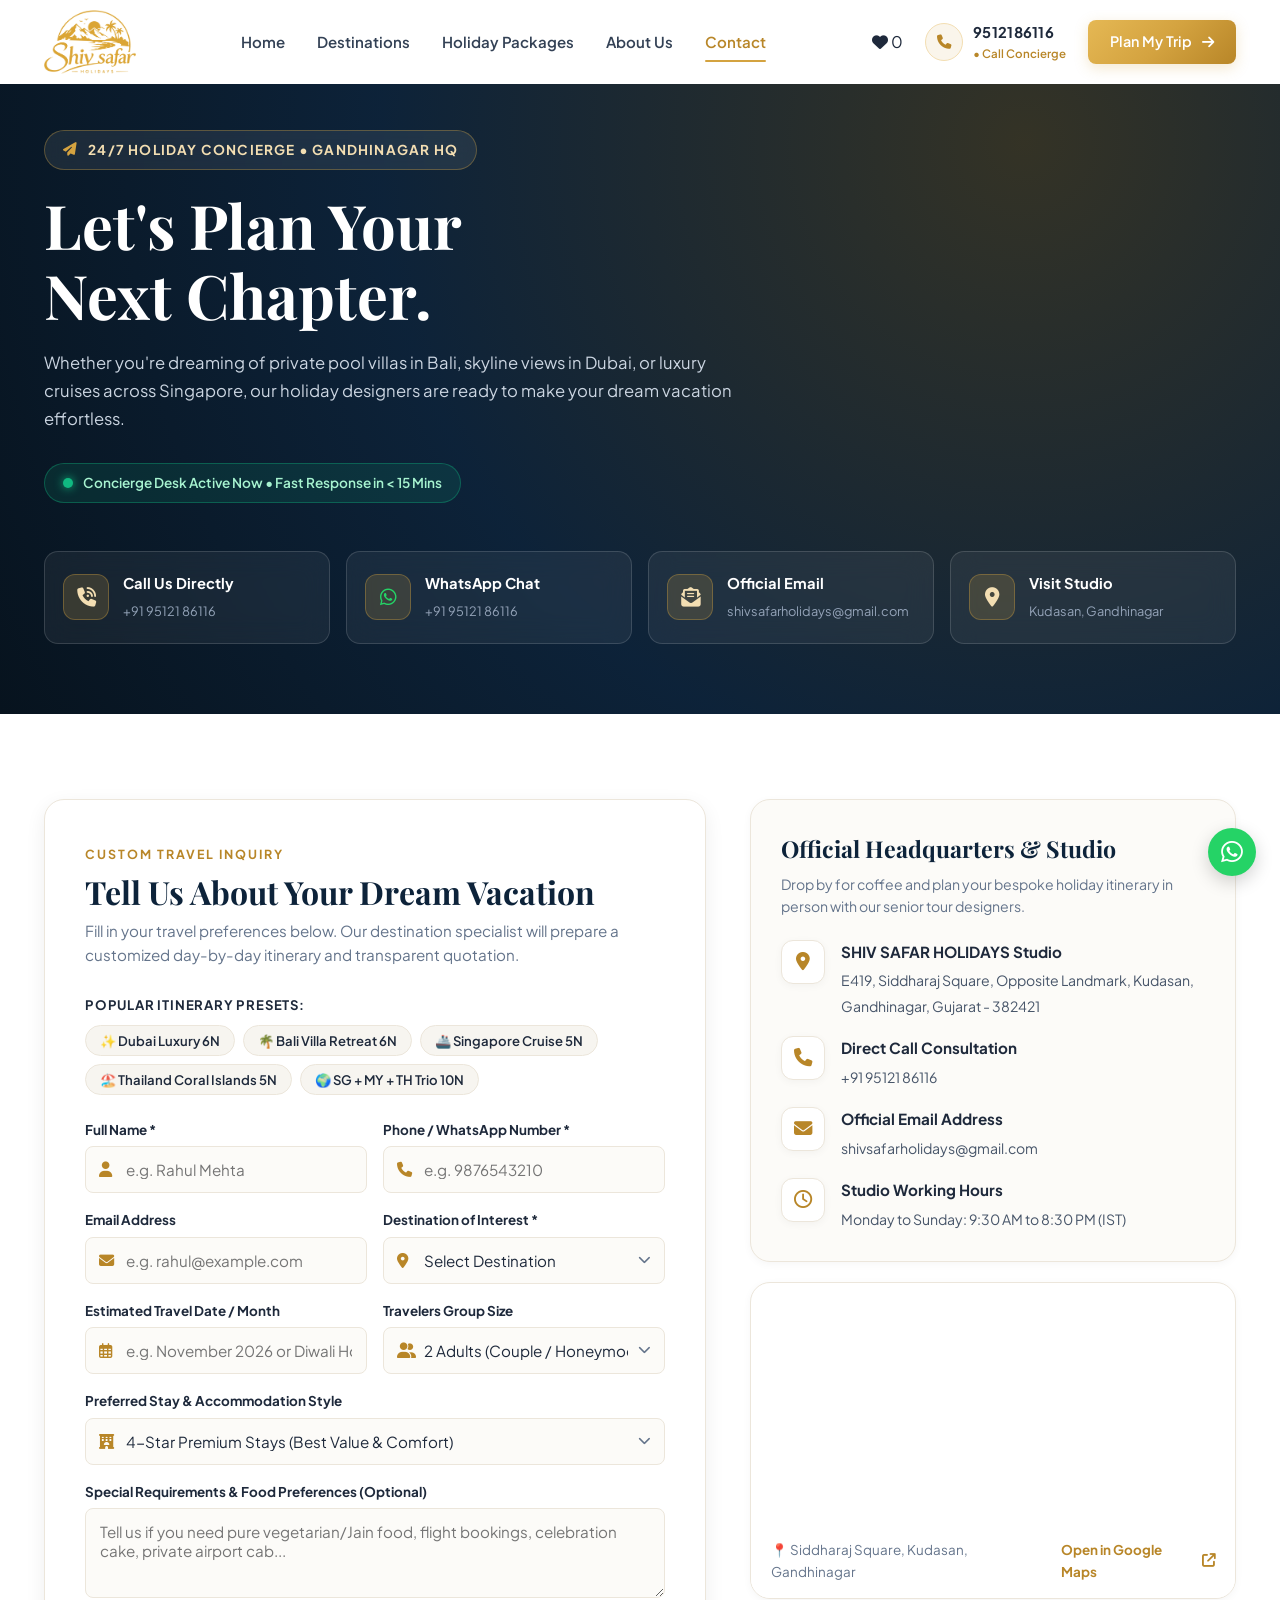
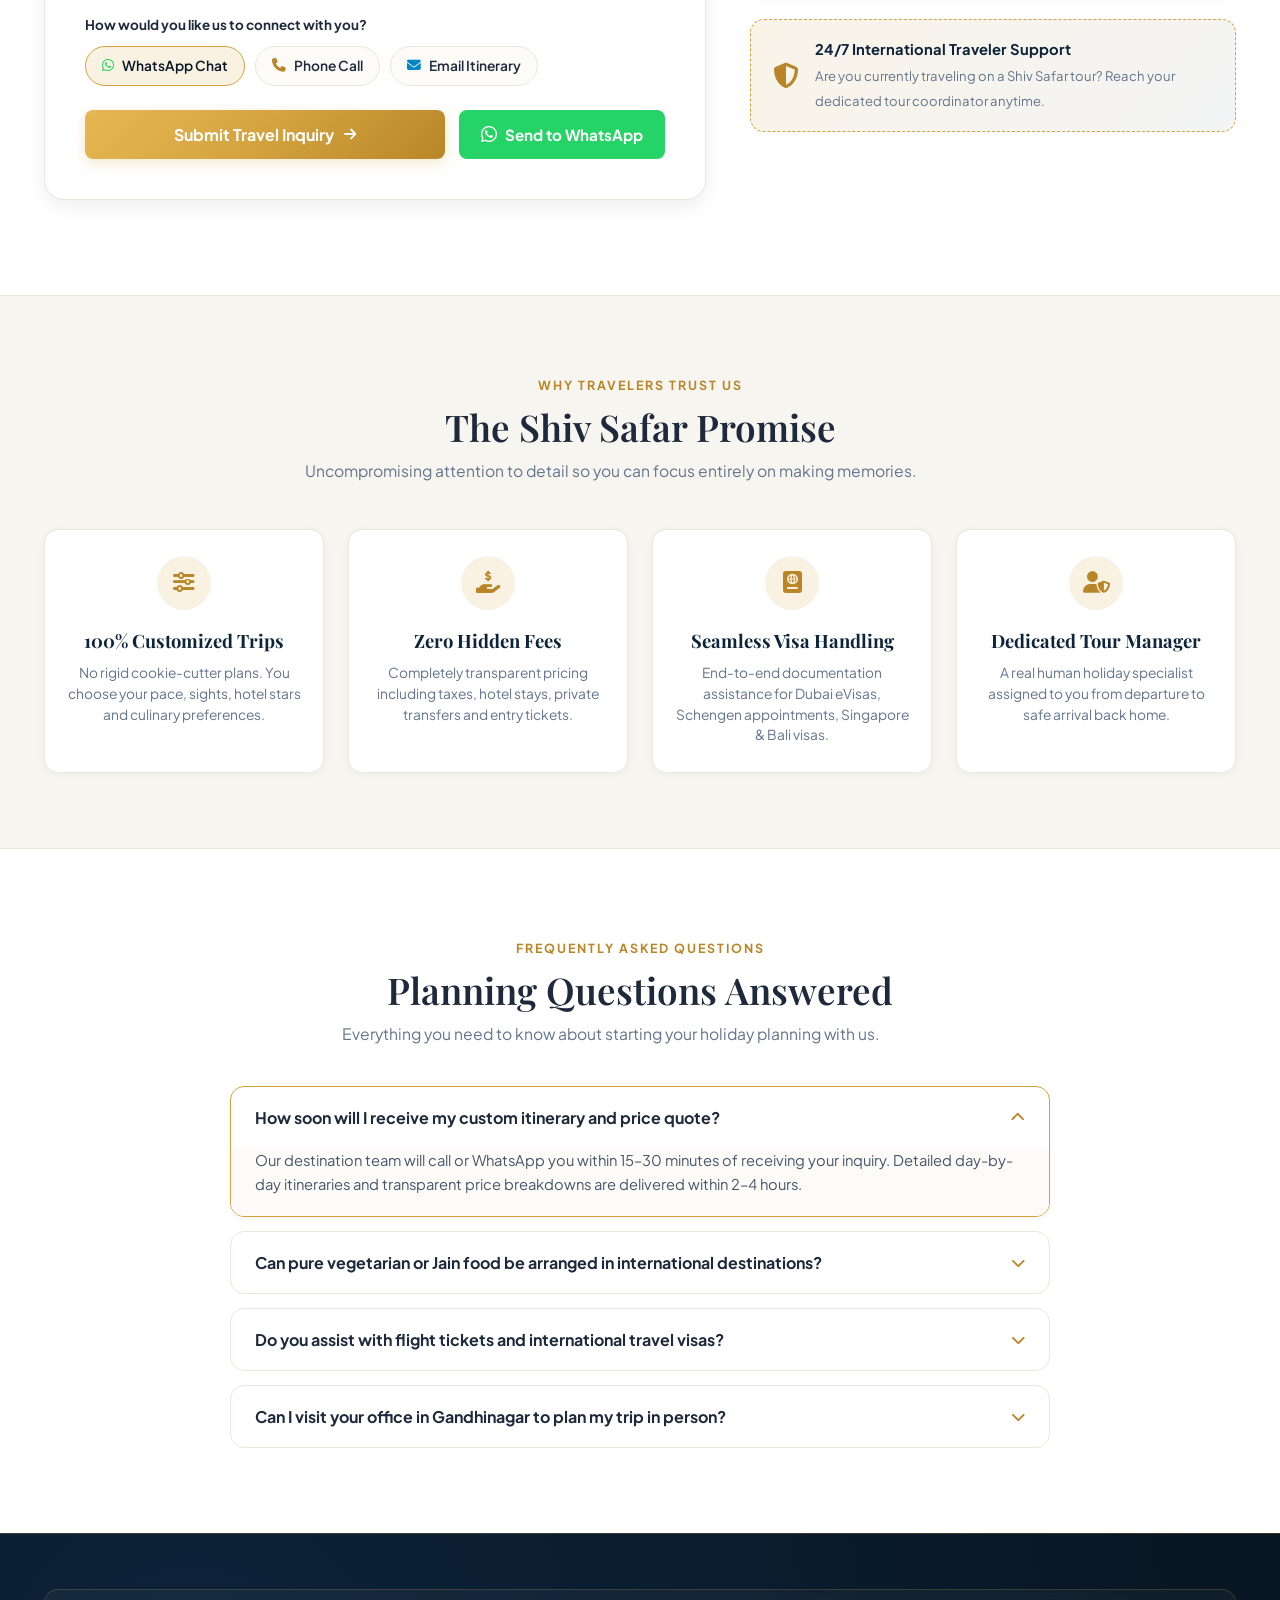
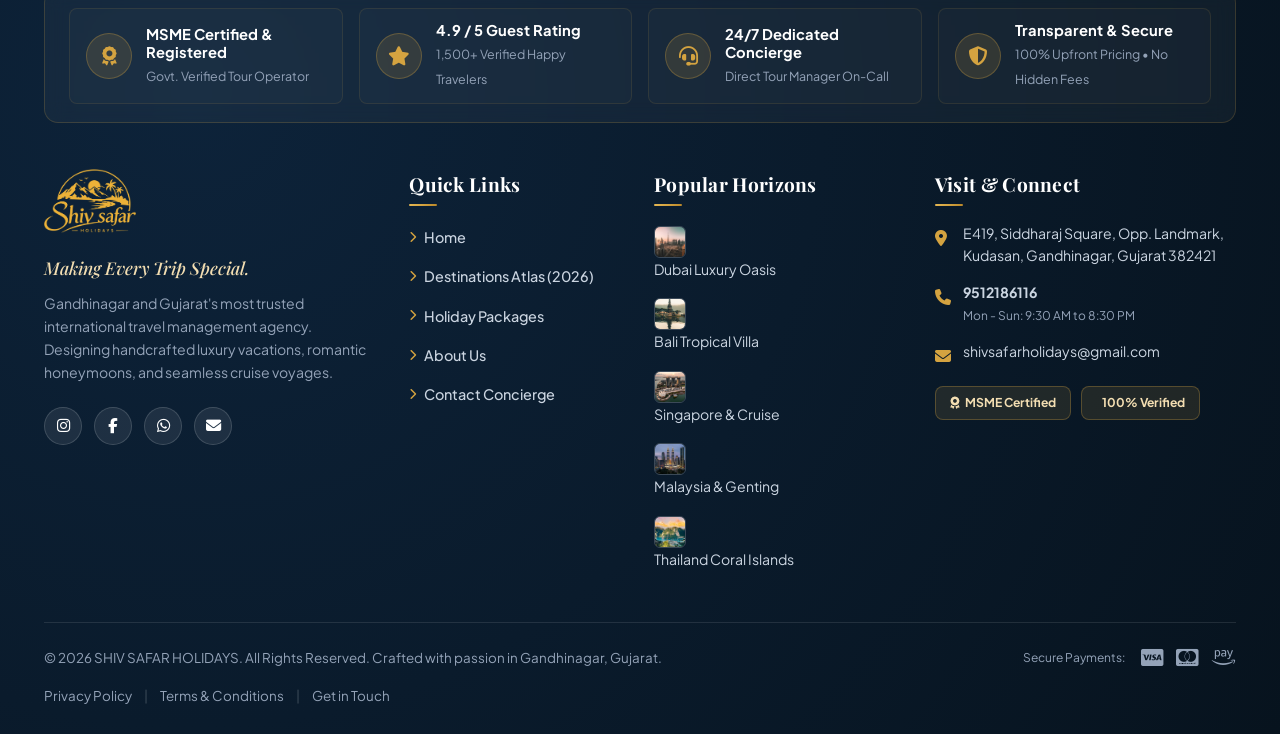
<file: contact.html>
<!DOCTYPE html>
<html lang="en">
<head>
  <meta charset="UTF-8">
  <meta name="viewport" content="width=device-width, initial-scale=1.0">
  <title>Contact Us | SHIV SAFAR HOLIDAYS - Gandhinagar's Premier Travel Agency</title>
  <meta name="description" content="Get in touch with SHIV SAFAR HOLIDAYS in Gandhinagar, Gujarat. Plan your custom international holiday package for Dubai, Bali, Singapore, Thailand & more with our expert travel designers.">
  <meta name="keywords" content="SHIV SAFAR HOLIDAYS contact, travel agency Gandhinagar phone, Siddharaj Square Kudasan travel agency, book Dubai holiday, Bali tour inquiry">
  <link rel="icon" type="image/svg+xml" href="assets/logo.svg">

  <!-- Google Fonts -->
  <link rel="preconnect" href="https://fonts.googleapis.com">
  <link rel="preconnect" href="https://fonts.gstatic.com" crossorigin>
  <link href="https://fonts.googleapis.com/css2?family=Caveat:wght@600;700&family=Playfair+Display:ital,wght@0,500;0,600;0,700;1,400;1,600&family=Plus+Jakarta+Sans:wght@400;500;600;700;800&display=swap" rel="stylesheet">

  <!-- Font Awesome 6 Icons -->
  <link rel="stylesheet" href="https://cdnjs.cloudflare.com/ajax/libs/font-awesome/6.5.1/css/all.min.css">

  <!-- Theme & Custom CSS -->
  <link rel="stylesheet" href="style.css">
  <link rel="stylesheet" href="contact.css">
</head>
<body>

  <!-- ==================== TOP NAVIGATION HEADER ==================== -->
  <header class="site-header" id="header">
    <div class="nav-container">
      <!-- Brand Logo -->
      <a href="index.html#home" class="brand-logo" aria-label="SHIV SAFAR HOLIDAYS Home">
        <img src="assets/images/logo.png" alt="SHIV SAFAR HOLIDAYS Logo" class="logo-img">
      </a>

      <!-- Navigation Links -->
      <nav class="nav-menu" id="navMenu">
        <a href="index.html#home" class="nav-link">Home</a>
        <a href="destinations.html" class="nav-link">Destinations</a>
        <a href="packages.html" class="nav-link">Holiday Packages</a>
        <a href="about.html" class="nav-link">About Us</a>
        <a href="contact.html" class="nav-link active">Contact</a>
      </nav>

      <!-- Right Action Items -->
      <div class="nav-right">
        <!-- Wishlist Button -->
        <a href="destinations.html" class="nav-wishlist-btn" id="navWishlistBtn" aria-label="View Saved Wishlist" title="Your Saved Destinations">
          <i class="fa-solid fa-heart"></i>
          <span class="wishlist-count-badge" id="navWishlistCount">0</span>
        </a>

        <a href="tel:9512186116" class="phone-link">
          <div class="phone-icon-wrap">
            <i class="fa-solid fa-phone"></i>
          </div>
          <div class="phone-info">
            <span class="phone-number">9512186116</span>
            <span class="phone-label">• Call Concierge</span>
          </div>
        </a>

        <a href="#contactFormSection" class="btn btn-gold btn-header">
          Plan My Trip <i class="fa-solid fa-arrow-right"></i>
        </a>

        <button class="mobile-toggle" id="mobileMenuBtn" aria-label="Toggle navigation">
          <span></span>
          <span></span>
          <span></span>
        </button>
      </div>
    </div>
  </header>

  <main>
    <!-- ==================== UNIQUE LUXURY HERO BANNER ==================== -->
    <section class="contact-hero-banner">
      <div class="container contact-hero-container">
        
        <div class="contact-hero-tag">
          <i class="fa-solid fa-paper-plane"></i>
          <span>24/7 HOLIDAY CONCIERGE • GANDHINAGAR HQ</span>
        </div>

        <h1 class="contact-hero-title">
          Let's Plan Your <br>
          <span class="text-shimmer-gold">Next Chapter</span>.
        </h1>

        <p class="contact-hero-sub">
          Whether you're dreaming of private pool villas in Bali, skyline views in Dubai, or luxury cruises across Singapore, our holiday designers are ready to make your dream vacation effortless.
        </p>

        <!-- Live Status Pill -->
        <div class="contact-live-status">
          <span class="live-pulse-dot"></span>
          <span>Concierge Desk Active Now • Fast Response in &lt; 15 Mins</span>
        </div>

        <!-- 4 Quick Action Cards Strip -->
        <div class="contact-quick-strip">
          <a href="tel:9512186116" class="quick-action-card">
            <div class="quick-card-icon"><i class="fa-solid fa-phone-volume"></i></div>
            <div class="quick-card-info">
              <strong>Call Us Directly</strong>
              <span>+91 95121 86116</span>
            </div>
          </a>

          <a href="https://wa.me/919512186116?text=Hello%20SHIV%20SAFAR%20HOLIDAYS,%20I%20would%20like%20to%20plan%20an%20international%20holiday!" 
             target="_blank" rel="noopener" class="quick-action-card">
            <div class="quick-card-icon" style="color:#25d366;"><i class="fa-brands fa-whatsapp"></i></div>
            <div class="quick-card-info">
              <strong>WhatsApp Chat</strong>
              <span>+91 95121 86116</span>
            </div>
          </a>

          <a href="mailto:shivsafarholidays@gmail.com" class="quick-action-card">
            <div class="quick-card-icon"><i class="fa-solid fa-envelope-open-text"></i></div>
            <div class="quick-card-info">
              <strong>Official Email</strong>
              <span>shivsafarholidays@gmail.com</span>
            </div>
          </a>

          <a href="#officeMapCard" class="quick-action-card">
            <div class="quick-card-icon"><i class="fa-solid fa-location-dot"></i></div>
            <div class="quick-card-info">
              <strong>Visit Studio</strong>
              <span>Kudasan, Gandhinagar</span>
            </div>
          </a>
        </div>

      </div>
    </section>

    <!-- ==================== MAIN CONTACT SECTION (SPLIT 2-COLUMN) ==================== -->
    <section class="contact-main-section" id="contactFormSection">
      <div class="container">
        
        <div class="contact-split-grid">
          
          <!-- LEFT COLUMN: INTERACTIVE INQUIRY FORM -->
          <div class="contact-form-box">
            <div class="form-box-header">
              <span class="section-tag">CUSTOM TRAVEL INQUIRY</span>
              <h2 class="form-box-title">Tell Us About Your Dream Vacation</h2>
              <p class="form-box-desc">
                Fill in your travel preferences below. Our destination specialist will prepare a customized day-by-day itinerary and transparent quotation.
              </p>
            </div>

            <!-- Preset Quick Option Pills -->
            <span class="form-presets-label">Popular Itinerary Presets:</span>
            <div class="form-presets-row">
              <button type="button" class="preset-pill-btn" data-dest="Dubai">✨ Dubai Luxury 6N</button>
              <button type="button" class="preset-pill-btn" data-dest="Bali">🌴 Bali Villa Retreat 6N</button>
              <button type="button" class="preset-pill-btn" data-dest="Singapore & Cruise">🚢 Singapore Cruise 5N</button>
              <button type="button" class="preset-pill-btn" data-dest="Thailand">🏖️ Thailand Coral Islands 5N</button>
              <button type="button" class="preset-pill-btn" data-dest="Multi-Country">🌍 SG + MY + TH Trio 10N</button>
            </div>

            <form id="contactForm" method="POST" onsubmit="handleContactSubmit(event)">
              <input type="hidden" name="access_key" value="d7175c52-adbd-47c6-8ad8-f97dcacbd49f">
              <input type="hidden" name="subject" value="New Travel Inquiry - SHIV SAFAR HOLIDAYS">
              <input type="hidden" name="from_name" value="SHIV SAFAR HOLIDAYS Website">
              <input type="checkbox" name="botcheck" tabindex="-1" autocomplete="off" style="display:none;">
              <div class="contact-input-grid">
                <!-- Name -->
                <div class="c-form-group">
                  <label for="cName" class="c-form-label">Full Name *</label>
                  <div class="c-input-wrap">
                    <i class="fa-solid fa-user c-input-icon"></i>
                    <input type="text" id="cName" name="name" class="c-input-field" placeholder="e.g. Rahul Mehta" required>
                  </div>
                </div>

                <!-- Phone / WhatsApp -->
                <div class="c-form-group">
                  <label for="cPhone" class="c-form-label">Phone / WhatsApp Number *</label>
                  <div class="c-input-wrap">
                    <i class="fa-solid fa-phone c-input-icon"></i>
                    <input type="tel" id="cPhone" name="phone" class="c-input-field" placeholder="e.g. 9876543210" required>
                  </div>
                </div>

                <!-- Email -->
                <div class="c-form-group">
                  <label for="cEmail" class="c-form-label">Email Address</label>
                  <div class="c-input-wrap">
                    <i class="fa-solid fa-envelope c-input-icon"></i>
                    <input type="email" id="cEmail" name="email" class="c-input-field" placeholder="e.g. rahul@example.com">
                  </div>
                </div>

                <!-- Destination -->
                <div class="c-form-group">
                  <label for="cDest" class="c-form-label">Destination of Interest *</label>
                  <div class="c-input-wrap">
                    <i class="fa-solid fa-location-dot c-input-icon"></i>
                    <select id="cDest" name="destination" class="c-input-field c-select-field" required>
                      <option value="" disabled selected>Select Destination</option>
                      <option value="Dubai">Dubai, UAE</option>
                      <option value="Bali">Bali, Indonesia</option>
                      <option value="Singapore & Cruise">Singapore & Cruise</option>
                      <option value="Malaysia">Malaysia & Genting</option>
                      <option value="Thailand">Thailand (Phuket & Bangkok)</option>
                      <option value="Multi-Country">Singapore + Malaysia + Thailand Trio</option>
                      <option value="Maldives">Maldives Overwater Sanctuary</option>
                      <option value="Switzerland">Switzerland Alpine Highlights</option>
                      <option value="Vietnam">Vietnam Heritage & Ba Na Hills</option>
                      <option value="Japan">Japan (Tokyo & Kyoto)</option>
                      <option value="Turkey">Turkey (Istanbul & Cappadocia)</option>
                      <option value="Other">Other International Destination</option>
                    </select>
                    <i class="fa-solid fa-chevron-down c-select-chevron"></i>
                  </div>
                </div>

                <!-- Expected Travel Month -->
                <div class="c-form-group">
                  <label for="cDate" class="c-form-label">Estimated Travel Date / Month</label>
                  <div class="c-input-wrap">
                    <i class="fa-regular fa-calendar-days c-input-icon"></i>
                    <input type="text" id="cDate" name="travel_date" class="c-input-field" placeholder="e.g. November 2026 or Diwali Holidays">
                  </div>
                </div>

                <!-- Number of Guests -->
                <div class="c-form-group">
                  <label for="cGuests" class="c-form-label">Travelers Group Size</label>
                  <div class="c-input-wrap">
                    <i class="fa-solid fa-user-group c-input-icon"></i>
                    <select id="cGuests" name="travelers" class="c-input-field c-select-field">
                      <option value="2 Adults (Couple)" selected>2 Adults (Couple / Honeymoon)</option>
                      <option value="1 Solo Traveler">1 Solo Traveler</option>
                      <option value="Family with Kids (3-4)">Family with Kids (3 - 4 Travelers)</option>
                      <option value="Group Squad (5+ Adults)">Group Squad (5+ Adults)</option>
                    </select>
                    <i class="fa-solid fa-chevron-down c-select-chevron"></i>
                  </div>
                </div>

                <!-- Stay & Budget Preference -->
                <div class="c-form-group contact-input-full">
                  <label for="cBudget" class="c-form-label">Preferred Stay & Accommodation Style</label>
                  <div class="c-input-wrap">
                    <i class="fa-solid fa-hotel c-input-icon"></i>
                    <select id="cBudget" name="accommodation" class="c-input-field c-select-field">
                      <option value="4-Star Premium">4-Star Premium Stays (Best Value & Comfort)</option>
                      <option value="5-Star Luxury">5-Star Luxury Hotels (Burj / Marina / Beachfront)</option>
                      <option value="Private Pool Villa">Private Pool Villa (Bali / Maldives Romance)</option>
                      <option value="Standard Comfort">Comfort Budget Travel (Essential Sightseeing)</option>
                    </select>
                    <i class="fa-solid fa-chevron-down c-select-chevron"></i>
                  </div>
                </div>

                <!-- Special Notes / Wishes -->
                <div class="c-form-group contact-input-full">
                  <label for="cNotes" class="c-form-label">Special Requirements & Food Preferences (Optional)</label>
                  <textarea id="cNotes" name="message" class="c-input-field c-textarea" rows="3" placeholder="Tell us if you need pure vegetarian/Jain food, flight bookings, celebration cake, private airport cab..."></textarea>
                </div>
              </div>

              <!-- Preferred Contact Mode -->
              <div class="contact-mode-group">
                <span class="contact-mode-label">How would you like us to connect with you?</span>
                <div class="contact-mode-pills">
                  <label class="contact-mode-pill active">
                    <input type="radio" name="contactMode" value="WhatsApp" checked>
                    <i class="fa-brands fa-whatsapp" style="color:#25d366;"></i> WhatsApp Chat
                  </label>
                  <label class="contact-mode-pill">
                    <input type="radio" name="contactMode" value="Phone">
                    <i class="fa-solid fa-phone" style="color:var(--primary-gold-dark);"></i> Phone Call
                  </label>
                  <label class="contact-mode-pill">
                    <input type="radio" name="contactMode" value="Email">
                    <i class="fa-solid fa-envelope" style="color:#0284c7;"></i> Email Itinerary
                  </label>
                </div>
              </div>

              <!-- Submit Actions -->
              <div class="form-submit-actions">
                <button type="submit" class="btn btn-gold btn-form-submit">
                  Submit Travel Inquiry <i class="fa-solid fa-arrow-right"></i>
                </button>
                <button type="button" class="btn-form-whatsapp" onclick="sendInquiryViaWhatsApp()" title="Send directly to WhatsApp">
                  <i class="fa-brands fa-whatsapp" style="font-size:1.15rem;"></i> Send to WhatsApp
                </button>
              </div>
            </form>
          </div>

          <!-- RIGHT COLUMN: OFFICE HUB, LOCATION & DIRECT CHANNELS -->
          <div class="contact-info-col">
            
            <!-- Office Card -->
            <div class="office-hub-card">
              <h3 class="hub-card-title">Official Headquarters & Studio</h3>
              <p class="hub-card-sub">Drop by for coffee and plan your bespoke holiday itinerary in person with our senior tour designers.</p>

              <div class="hub-contact-list">
                <div class="hub-item">
                  <div class="hub-item-icon"><i class="fa-solid fa-location-dot"></i></div>
                  <div class="hub-item-body">
                    <strong>SHIV SAFAR HOLIDAYS Studio</strong>
                    <span>E419, Siddharaj Square, Opposite Landmark, Kudasan, Gandhinagar, Gujarat - 382421</span>
                  </div>
                </div>

                <div class="hub-item">
                  <div class="hub-item-icon"><i class="fa-solid fa-phone"></i></div>
                  <div class="hub-item-body">
                    <strong>Direct Call Consultation</strong>
                    <a href="tel:9512186116">+91 95121 86116</a>
                  </div>
                </div>

                <div class="hub-item">
                  <div class="hub-item-icon"><i class="fa-solid fa-envelope"></i></div>
                  <div class="hub-item-body">
                    <strong>Official Email Address</strong>
                    <a href="mailto:shivsafarholidays@gmail.com">shivsafarholidays@gmail.com</a>
                  </div>
                </div>

                <div class="hub-item">
                  <div class="hub-item-icon"><i class="fa-regular fa-clock"></i></div>
                  <div class="hub-item-body">
                    <strong>Studio Working Hours</strong>
                    <span>Monday to Sunday: 9:30 AM to 8:30 PM (IST)</span>
                  </div>
                </div>
              </div>
            </div>

            <!-- Google Map Embed Card -->
            <div class="hub-map-card" id="officeMapCard">
              <iframe 
                class="hub-map-iframe"
                src="https://www.google.com/maps/embed?pb=!1m18!1m12!1m3!1d3667.6322896582524!2d72.6366657758778!3d23.18365281029285!2m3!1f0!2f0!3f0!3m2!1i1024!2i768!4f13.1!3m3!1m2!1s0x395c2bf963f4bfa1%3A0x6b0dc1a7046e7f72!2sSiddharaj%20Square!5e0!3m2!1sen!2sin!4v1714000000000!5m2!1sen!2sin"
                loading="lazy" 
                referrerpolicy="no-referrer-when-downgrade" 
                title="SHIV SAFAR HOLIDAYS Gandhinagar Office Location">
              </iframe>
              <div class="hub-map-footer">
                <span>📍 Siddharaj Square, Kudasan, Gandhinagar</span>
                <a href="https://maps.google.com/?q=Siddharaj+Square+Kudasan+Gandhinagar" target="_blank" rel="noopener" class="btn-open-map">
                  Open in Google Maps <i class="fa-solid fa-arrow-up-right-from-square"></i>
                </a>
              </div>
            </div>

            <!-- Emergency Traveler Card -->
            <div class="emergency-hotline-card">
              <div class="emergency-icon"><i class="fa-solid fa-shield-halved"></i></div>
              <div class="emergency-info">
                <strong>24/7 International Traveler Support</strong>
                <span>Are you currently traveling on a Shiv Safar tour? Reach your dedicated tour coordinator anytime.</span>
              </div>
            </div>

          </div>

        </div>

      </div>
    </section>

    <!-- ==================== WHY TRAVEL WITH SHIV SAFAR (TRUST PILLARS) ==================== -->
    <section class="contact-trust-section">
      <div class="container">
        <div class="section-meta-header" style="text-align:center; max-width:680px; margin:0 auto 46px;">
          <span class="section-tag">WHY TRAVELERS TRUST US</span>
          <h2 class="section-heading" style="font-size:2.3rem;">The Shiv Safar Promise</h2>
          <p class="section-subheading">Uncompromising attention to detail so you can focus entirely on making memories.</p>
        </div>

        <div class="trust-pillars-grid">
          <div class="trust-pillar-card">
            <div class="pillar-icon-wrap"><i class="fa-solid fa-sliders"></i></div>
            <h4 class="pillar-title">100% Customized Trips</h4>
            <p class="pillar-desc">No rigid cookie-cutter plans. You choose your pace, sights, hotel stars and culinary preferences.</p>
          </div>

          <div class="trust-pillar-card">
            <div class="pillar-icon-wrap"><i class="fa-solid fa-hand-holding-dollar"></i></div>
            <h4 class="pillar-title">Zero Hidden Fees</h4>
            <p class="pillar-desc">Completely transparent pricing including taxes, hotel stays, private transfers and entry tickets.</p>
          </div>

          <div class="trust-pillar-card">
            <div class="pillar-icon-wrap"><i class="fa-solid fa-passport"></i></div>
            <h4 class="pillar-title">Seamless Visa Handling</h4>
            <p class="pillar-desc">End-to-end documentation assistance for Dubai eVisas, Schengen appointments, Singapore & Bali visas.</p>
          </div>

          <div class="trust-pillar-card">
            <div class="pillar-icon-wrap"><i class="fa-solid fa-user-shield"></i></div>
            <h4 class="pillar-title">Dedicated Tour Manager</h4>
            <p class="pillar-desc">A real human holiday specialist assigned to you from departure to safe arrival back home.</p>
          </div>
        </div>
      </div>
    </section>

    <!-- ==================== CONTACT FAQ ACCORDION ==================== -->
    <section class="contact-faq-section">
      <div class="container">
        <div class="section-meta-header" style="text-align:center; max-width:680px; margin:0 auto 40px;">
          <span class="section-tag">FREQUENTLY ASKED QUESTIONS</span>
          <h2 class="section-heading" style="font-size:2.3rem;">Planning Questions Answered</h2>
          <p class="section-subheading">Everything you need to know about starting your holiday planning with us.</p>
        </div>

        <div class="faq-accordion-wrap">
          <div class="faq-item active">
            <button class="faq-question-btn">
              <span>How soon will I receive my custom itinerary and price quote?</span>
              <i class="fa-solid fa-chevron-down faq-chevron"></i>
            </button>
            <div class="faq-answer-body" style="max-height:120px;">
              <div class="faq-answer-content">
                Our destination team will call or WhatsApp you within 15–30 minutes of receiving your inquiry. Detailed day-by-day itineraries and transparent price breakdowns are delivered within 2–4 hours.
              </div>
            </div>
          </div>

          <div class="faq-item">
            <button class="faq-question-btn">
              <span>Can pure vegetarian or Jain food be arranged in international destinations?</span>
              <i class="fa-solid fa-chevron-down faq-chevron"></i>
            </button>
            <div class="faq-answer-body">
              <div class="faq-answer-content">
                Yes! We specialize in catering to Gujarati, Indian vegetarian, and Jain dietary requirements. All our international packages in Dubai, Bali, Singapore, Thailand, and Europe include vetted Indian restaurants and Jain meal arrangements.
              </div>
            </div>
          </div>

          <div class="faq-item">
            <button class="faq-question-btn">
              <span>Do you assist with flight tickets and international travel visas?</span>
              <i class="fa-solid fa-chevron-down faq-chevron"></i>
            </button>
            <div class="faq-answer-body">
              <div class="faq-answer-content">
                Yes, completely. We arrange direct flights from Ahmedabad, Mumbai, or Delhi, handle tourist e-visas (Dubai 48-hour eVisa, Singapore agency visa, Thailand visa assistance, Schengen appointment guidance), and complete travel insurance.
              </div>
            </div>
          </div>

          <div class="faq-item">
            <button class="faq-question-btn">
              <span>Can I visit your office in Gandhinagar to plan my trip in person?</span>
              <i class="fa-solid fa-chevron-down faq-chevron"></i>
            </button>
            <div class="faq-answer-body">
              <div class="faq-answer-content">
                We would love to host you! Our travel studio is located at E419, Siddharaj Square, opposite Landmark, Kudasan, Gandhinagar. We are open Monday to Sunday from 9:30 AM to 8:30 PM.
              </div>
            </div>
          </div>
        </div>
      </div>
    </section>
  </main>

  <!-- ==================== SITE FOOTER (PERFECTED 2026 LUXURY) ==================== -->
  <footer class="site-footer" id="contact">
    <div class="container">

      <!-- Trust Badges Strip -->
      <div class="footer-trust-strip">
        <div class="footer-trust-item">
          <div class="footer-trust-icon"><i class="fa-solid fa-award"></i></div>
          <div class="footer-trust-text">
            <strong>MSME Certified & Registered</strong>
            <span>Govt. Verified Tour Operator</span>
          </div>
        </div>
        <div class="footer-trust-item">
          <div class="footer-trust-icon"><i class="fa-solid fa-star"></i></div>
          <div class="footer-trust-text">
            <strong>4.9 / 5 Guest Rating</strong>
            <span>1,500+ Verified Happy Travelers</span>
          </div>
        </div>
        <div class="footer-trust-item">
          <div class="footer-trust-icon"><i class="fa-solid fa-headset"></i></div>
          <div class="footer-trust-text">
            <strong>24/7 Dedicated Concierge</strong>
            <span>Direct Tour Manager On-Call</span>
          </div>
        </div>
        <div class="footer-trust-item">
          <div class="footer-trust-icon"><i class="fa-solid fa-shield-halved"></i></div>
          <div class="footer-trust-text">
            <strong>Transparent & Secure</strong>
            <span>100% Upfront Pricing • No Hidden Fees</span>
          </div>
        </div>
      </div>

      <!-- 4 Columns Grid -->
      <div class="footer-grid">
        <!-- Col 1: Brand -->
        <div class="footer-col footer-col-brand">
          <a href="index.html#home" class="footer-logo">
            <img src="assets/images/logo.png" alt="SHIV SAFAR HOLIDAYS Logo" class="footer-logo-img">
          </a>
          <p class="footer-tagline">Making Every Trip Special.</p>
          <p class="footer-desc">
            Gandhinagar and Gujarat's most trusted international travel management agency. Designing handcrafted luxury vacations, romantic honeymoons, and seamless cruise voyages.
          </p>
          <div class="social-links">
            <a href="https://instagram.com" target="_blank" rel="noopener" class="social-btn" aria-label="Instagram"><i class="fa-brands fa-instagram"></i></a>
            <a href="https://facebook.com" target="_blank" rel="noopener" class="social-btn" aria-label="Facebook"><i class="fa-brands fa-facebook-f"></i></a>
            <a href="https://wa.me/919512186116" target="_blank" rel="noopener" class="social-btn" aria-label="WhatsApp"><i class="fa-brands fa-whatsapp"></i></a>
            <a href="mailto:shivsafarholidays@gmail.com" class="social-btn" aria-label="Email"><i class="fa-solid fa-envelope"></i></a>
          </div>
        </div>

        <!-- Col 2: Quick Links -->
        <div class="footer-col">
          <h4 class="footer-heading">Quick Links</h4>
          <ul class="footer-links">
            <li><a href="index.html#home"><i class="fa-solid fa-chevron-right"></i> Home</a></li>
            <li><a href="destinations.html"><i class="fa-solid fa-chevron-right"></i> Destinations Atlas (2026)</a></li>
            <li><a href="packages.html"><i class="fa-solid fa-chevron-right"></i> Holiday Packages</a></li>
            <li><a href="about.html"><i class="fa-solid fa-chevron-right"></i> About Us</a></li>
            <li><a href="contact.html"><i class="fa-solid fa-chevron-right"></i> Contact Concierge</a></li>
          </ul>
        </div>

        <!-- Col 3: Popular Horizons -->
        <div class="footer-col">
          <h4 class="footer-heading">Popular Horizons</h4>
          <ul class="footer-dest-list">
            <li><a href="destinations.html#dubai"><img src="assets/images/dest-dubai.jpg" alt="Dubai" class="thumb-img"> <span>Dubai Luxury Oasis</span></a></li>
            <li><a href="destinations.html#bali"><img src="assets/images/dest-bali.jpg" alt="Bali" class="thumb-img"> <span>Bali Tropical Villa</span></a></li>
            <li><a href="destinations.html#singapore"><img src="assets/images/dest-singapore.jpg" alt="Singapore" class="thumb-img"> <span>Singapore & Cruise</span></a></li>
            <li><a href="destinations.html#malaysia"><img src="assets/images/dest-malaysia.jpg" alt="Malaysia" class="thumb-img"> <span>Malaysia & Genting</span></a></li>
            <li><a href="destinations.html#thailand"><img src="assets/images/dest-thailand.jpg" alt="Thailand" class="thumb-img"> <span>Thailand Coral Islands</span></a></li>
          </ul>
        </div>

        <!-- Col 4: Contact Info -->
        <div class="footer-col footer-col-contact">
          <h4 class="footer-heading">Visit & Connect</h4>
          <div class="footer-contact-item" style="display:flex; align-items:flex-start; gap:12px; margin-bottom:14px; font-size:0.88rem; color:#cbd5e1;">
            <div class="contact-icon" style="color:var(--primary-gold); margin-top:3px;"><i class="fa-solid fa-location-dot"></i></div>
            <div class="contact-text">
              <span>E419, Siddharaj Square, Opp. Landmark, Kudasan, Gandhinagar, Gujarat 382421</span>
            </div>
          </div>
          <div class="footer-contact-item" style="display:flex; align-items:flex-start; gap:12px; margin-bottom:14px; font-size:0.88rem; color:#cbd5e1;">
            <div class="contact-icon" style="color:var(--primary-gold); margin-top:3px;"><i class="fa-solid fa-phone"></i></div>
            <div class="contact-text">
              <div><a href="tel:9512186116"><strong>9512186116</strong></a></div>
              <span style="font-size:0.75rem; color:#94a3b8;">Mon - Sun: 9:30 AM to 8:30 PM</span>
            </div>
          </div>
          <div class="footer-contact-item" style="display:flex; align-items:flex-start; gap:12px; margin-bottom:18px; font-size:0.88rem; color:#cbd5e1;">
            <div class="contact-icon" style="color:var(--primary-gold); margin-top:3px;"><i class="fa-solid fa-envelope"></i></div>
            <div class="contact-text">
              <a href="mailto:shivsafarholidays@gmail.com">shivsafarholidays@gmail.com</a>
            </div>
          </div>
          <div class="gov-badges">
            <span class="msme-badge"><i class="fa-solid fa-award"></i> MSME Certified</span>
            <span class="msme-badge"><i class="fa-solid fa-shield-check"></i> 100% Verified</span>
          </div>
        </div>
      </div>

      <!-- Bottom Bar -->
      <div class="footer-bottom">
        <p class="copyright-text">© 2026 SHIV SAFAR HOLIDAYS. All Rights Reserved. Crafted with passion in Gandhinagar, Gujarat.</p>
        
        <div class="footer-payment-badges">
          <span style="font-size:0.75rem; color:#94a3b8; margin-right:4px;">Secure Payments:</span>
          <i class="fa-brands fa-cc-visa" title="Visa"></i>
          <i class="fa-brands fa-cc-mastercard" title="Mastercard"></i>
          <i class="fa-brands fa-amazon-pay" title="UPI & Netbanking"></i>
        </div>

        <div class="footer-bottom-links">
          <a href="javascript:void(0)" onclick="openTerms('Privacy Policy')">Privacy Policy</a>
          <span class="divider">|</span>
          <a href="javascript:void(0)" onclick="openTerms('Terms & Conditions')">Terms & Conditions</a>
          <span class="divider">|</span>
          <a href="contact.html">Get in Touch</a>
        </div>
      </div>
    </div>
  </footer>

  <!-- ==================== FLOATING QUICK ACTIONS ==================== -->
  <button class="floating-btn scroll-top-btn" id="scrollTopBtn" onclick="scrollToTop()" aria-label="Scroll to top">
    <i class="fa-solid fa-chevron-up"></i>
  </button>

  <a href="https://wa.me/919512186116?text=Hello%20SHIV%20SAFAR%20HOLIDAYS,%20I%20am%20interested%20in%20planning%20an%20international%20holiday%20trip!" 
     target="_blank" 
     rel="noopener" 
     class="floating-btn whatsapp-float-btn" 
     aria-label="Chat on WhatsApp">
    <i class="fa-brands fa-whatsapp"></i>
    <span class="wa-tooltip">Plan Trip on WhatsApp</span>
  </a>

  <!-- Toast Notification -->
  <div class="toast-notify" id="toastNotify">
    <div class="toast-icon"><i class="fa-solid fa-circle-check"></i></div>
    <div class="toast-message" id="toastMsg">Inquiry received successfully!</div>
  </div>

  <!-- Scripts -->
  <script src="contact.js"></script>
</body>
</html>
</file>
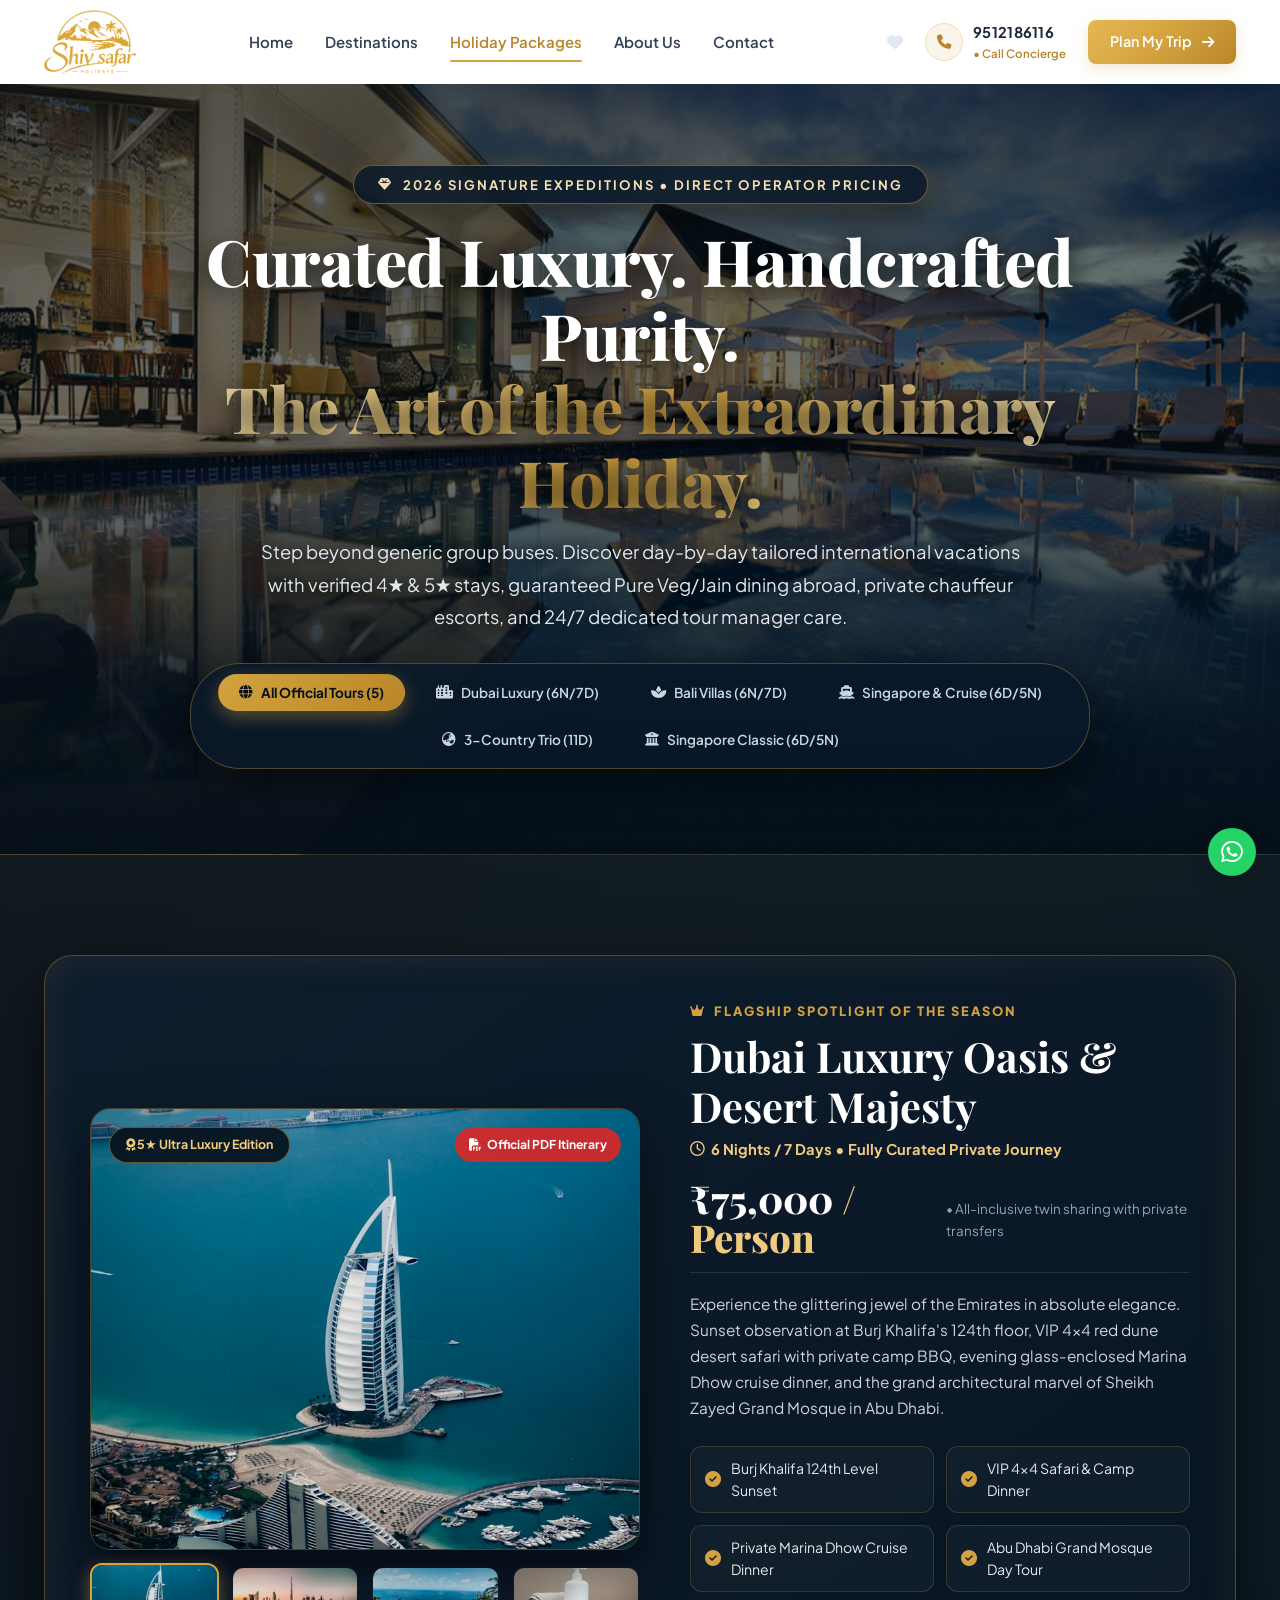
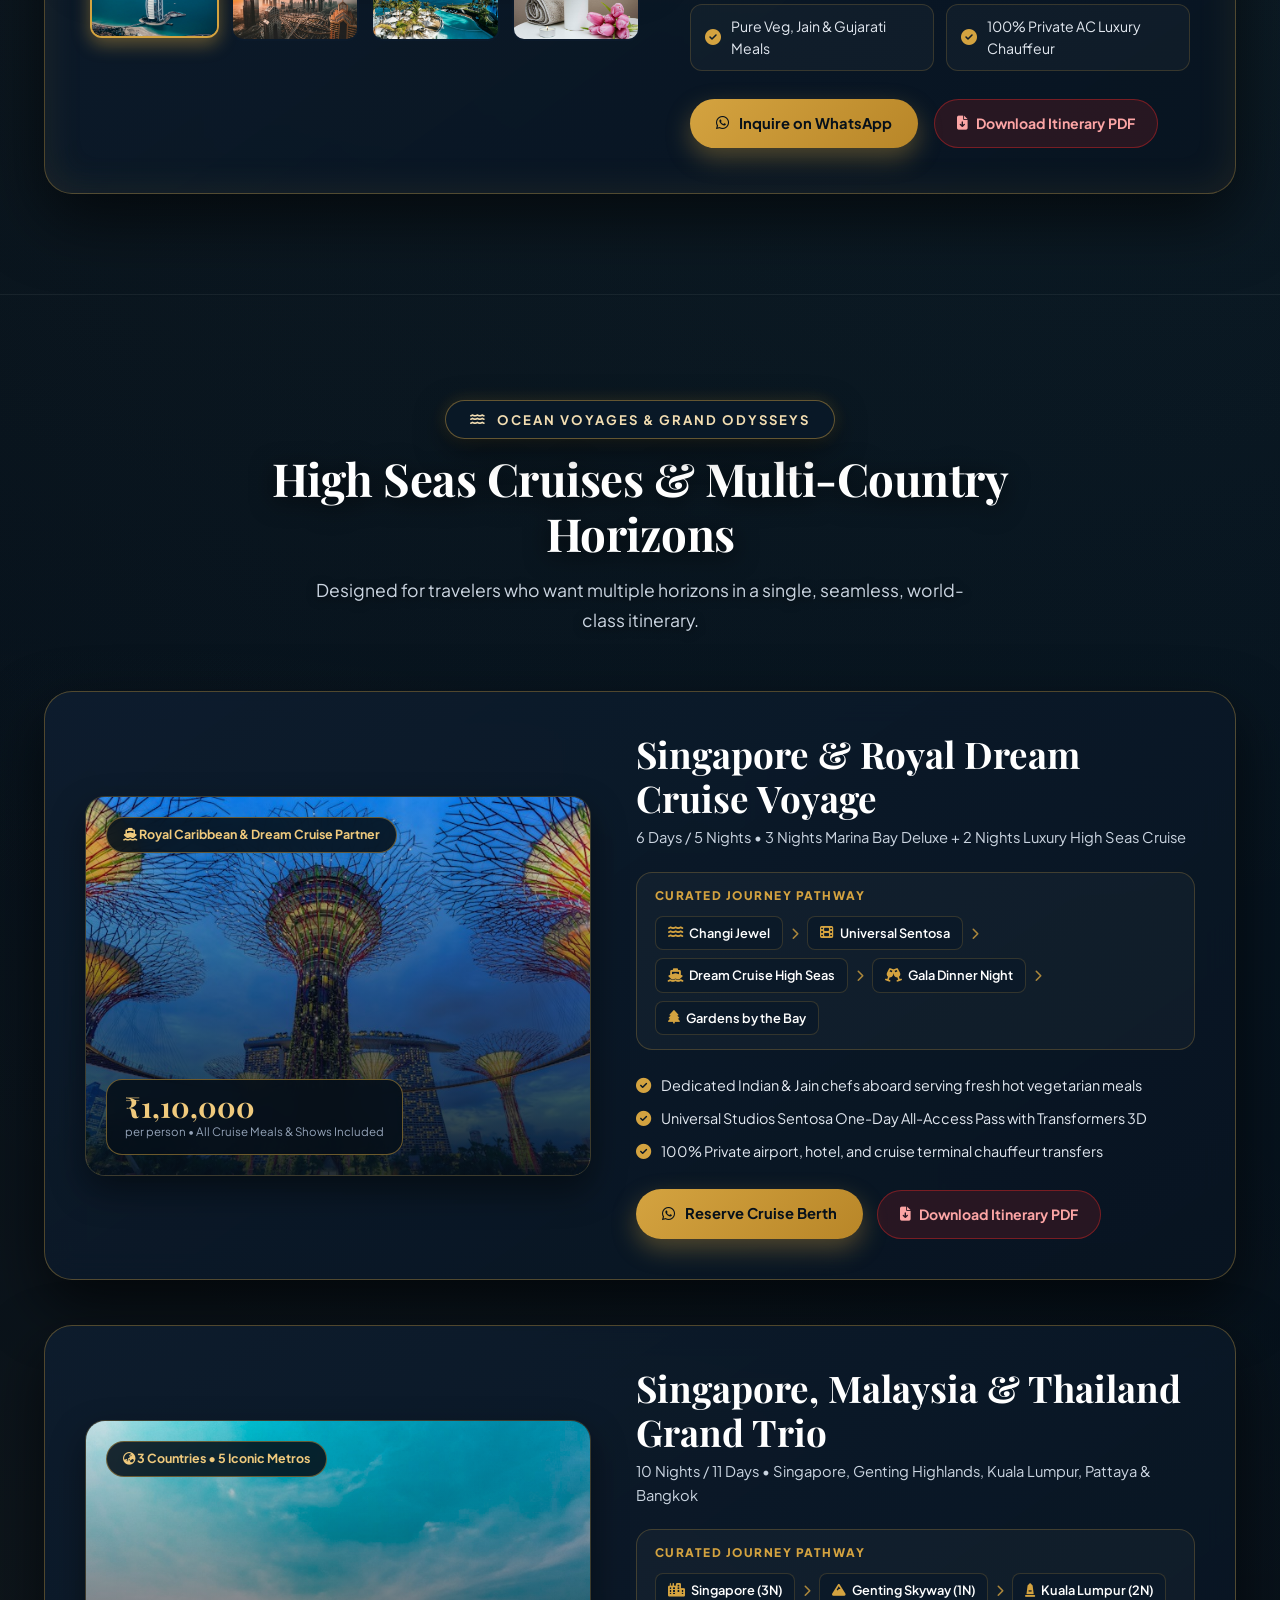
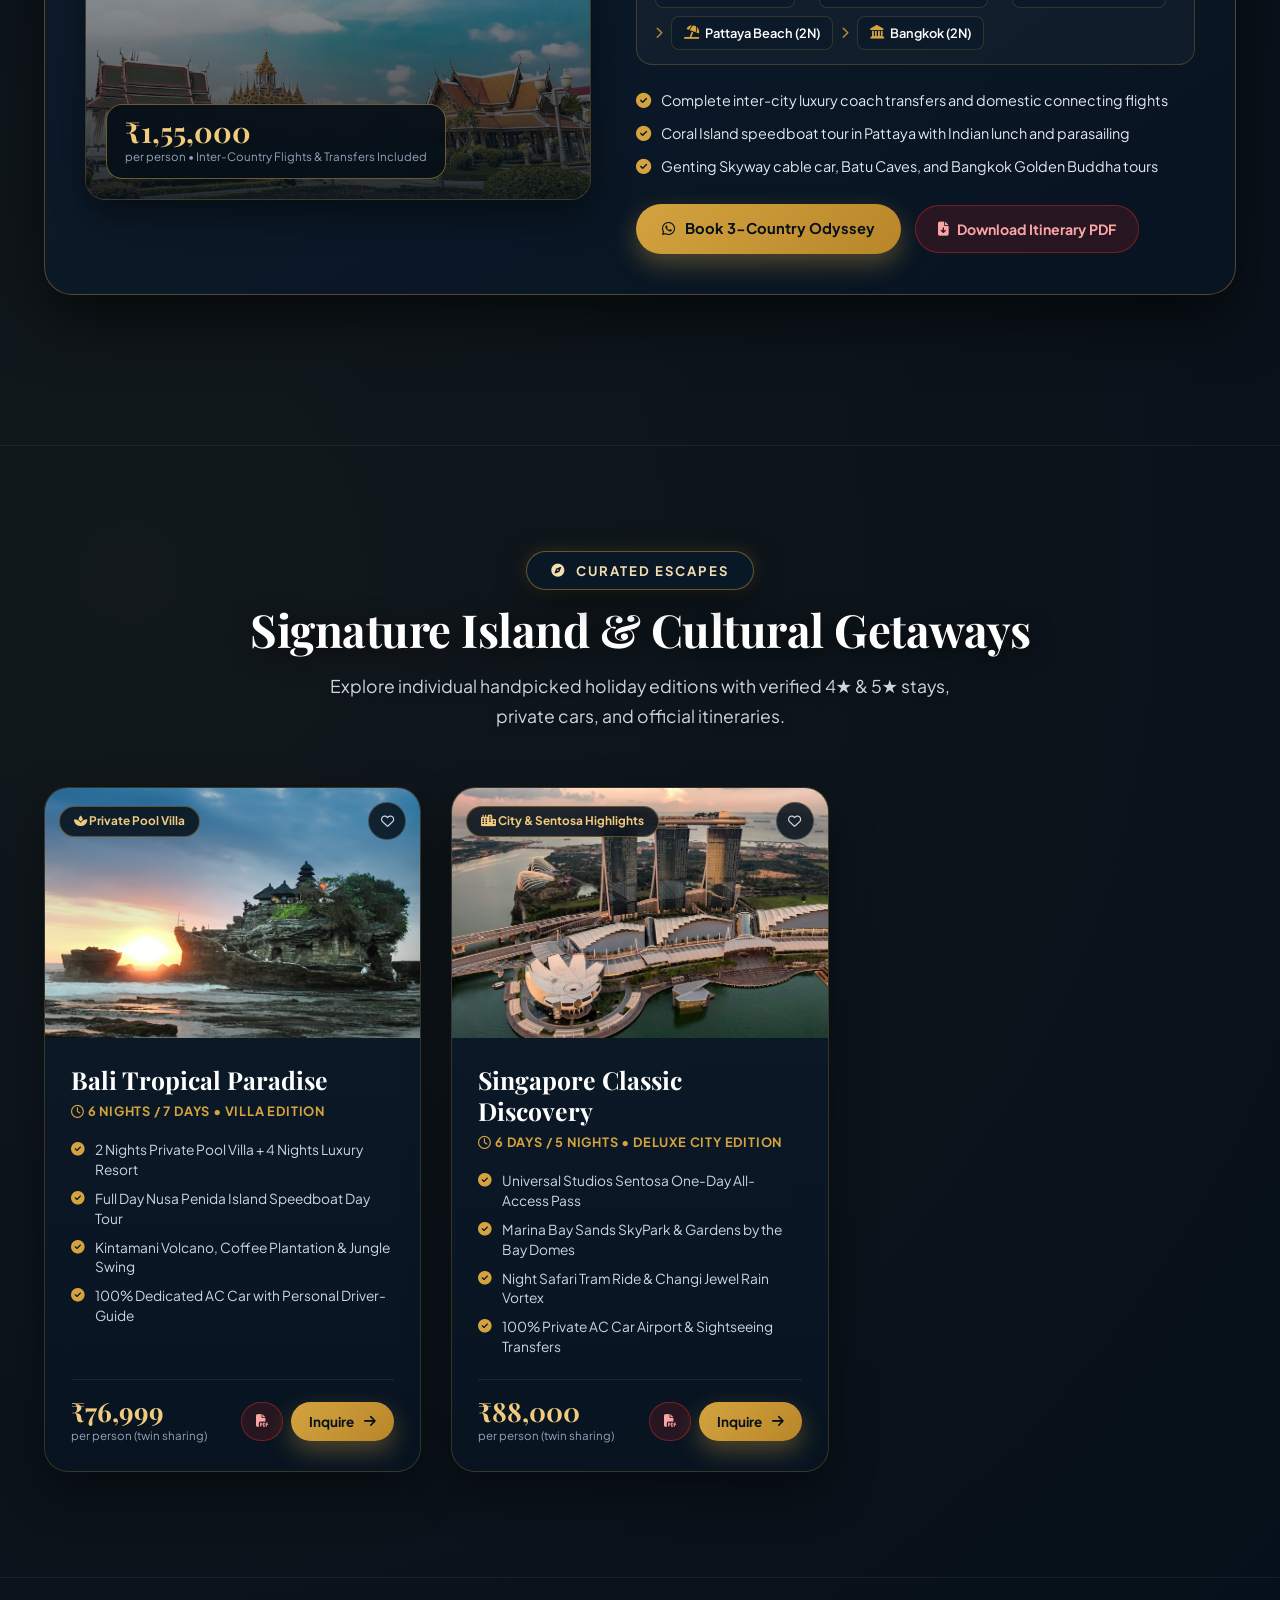
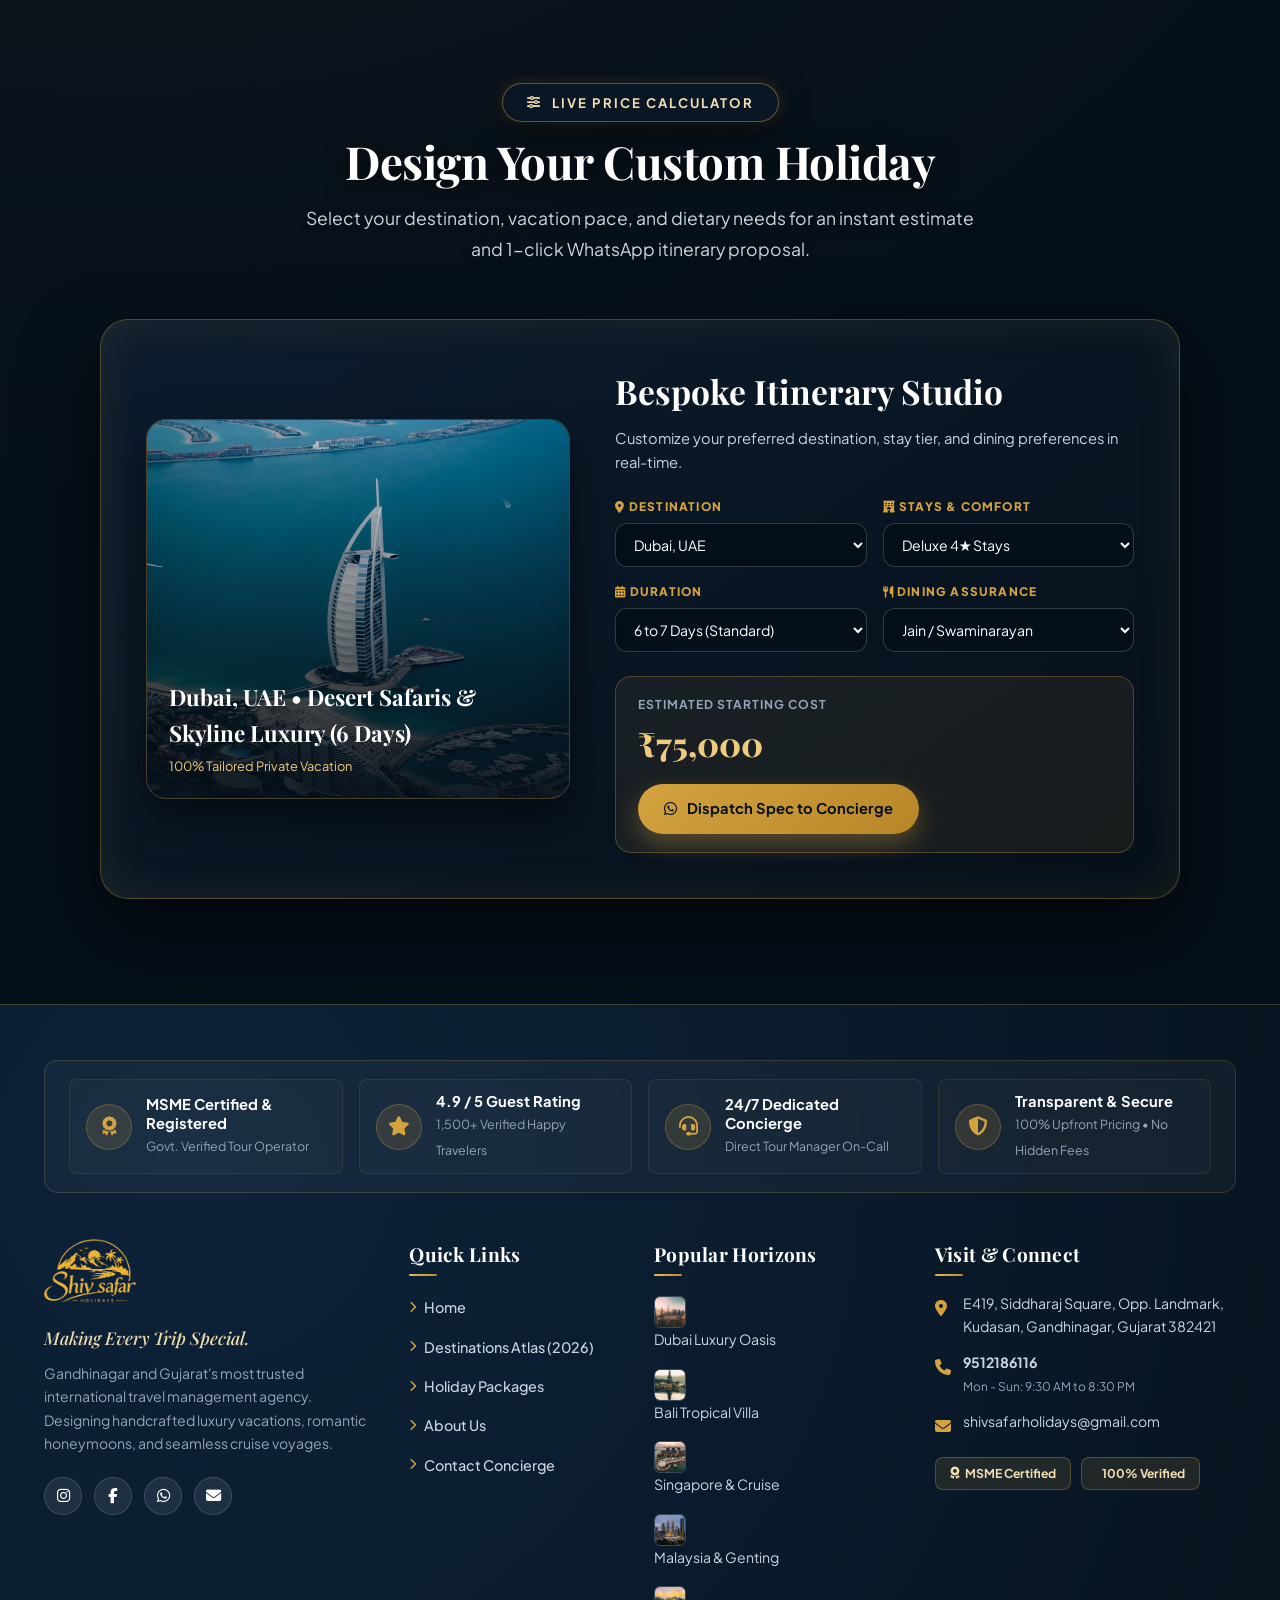
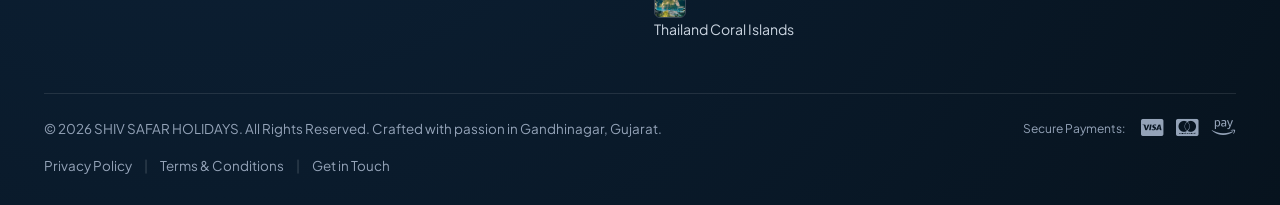
<file: packages.html>
<!DOCTYPE html>
<html lang="en">
<head>
  <meta charset="UTF-8">
  <meta name="viewport" content="width=device-width, initial-scale=1.0">
  <title>Holiday Packages 2026 | SHIV SAFAR HOLIDAYS - Gandhinagar's Premier Tour Operator</title>
  <meta name="description" content="Explore bespoke luxury holiday packages for Dubai, Bali, Singapore & Cruise, Thailand, and Malaysia. Handcrafted by SHIV SAFAR HOLIDAYS Gandhinagar with pure veg/Jain food assurance, private transfers, and 24/7 concierge.">
  <meta name="keywords" content="Holiday packages Gandhinagar, Dubai tour package, Bali pool villa package, Singapore cruise package, Southeast Asia tour, MSME tour operator Gujarat">
  <link rel="icon" type="image/svg+xml" href="assets/logo.svg">

  <!-- Google Fonts -->
  <link rel="preconnect" href="https://fonts.googleapis.com">
  <link rel="preconnect" href="https://fonts.gstatic.com" crossorigin>
  <link href="https://fonts.googleapis.com/css2?family=Caveat:wght@600;700&family=Playfair+Display:ital,wght@0,500;0,600;0,700;1,400;1,600&family=Plus+Jakarta+Sans:wght@400;500;600;700;800&display=swap" rel="stylesheet">

  <!-- Font Awesome 6 Icons -->
  <link rel="stylesheet" href="https://cdnjs.cloudflare.com/ajax/libs/font-awesome/6.5.1/css/all.min.css">

  <!-- Stylesheets -->
  <link rel="stylesheet" href="style.css">
  <link rel="stylesheet" href="packages.css">
</head>
<body>

  <!-- ==================== TOP NAVIGATION HEADER ==================== -->
  <header class="site-header" id="header">
    <div class="nav-container">
      <!-- Brand Logo -->
      <a href="index.html#home" class="brand-logo" aria-label="SHIV SAFAR HOLIDAYS Home">
        <img src="assets/images/logo.png" alt="SHIV SAFAR HOLIDAYS Logo" class="logo-img">
      </a>

      <!-- Navigation Links -->
      <nav class="nav-menu" id="navMenu">
        <a href="index.html#home" class="nav-link">Home</a>
        <a href="destinations.html" class="nav-link">Destinations</a>
        <a href="packages.html" class="nav-link active">Holiday Packages</a>
        <a href="about.html" class="nav-link">About Us</a>
        <a href="contact.html" class="nav-link">Contact</a>
      </nav>

      <!-- Right Action Items -->
      <div class="nav-right">
        <!-- Wishlist Button -->
        <a href="destinations.html" class="nav-wishlist-btn" id="navWishlistBtn" aria-label="View Saved Wishlist" title="Your Saved Destinations">
          <i class="fa-solid fa-heart"></i>
          <span class="wishlist-count-badge" id="navWishlistCount">0</span>
        </a>

        <a href="tel:9512186116" class="phone-link">
          <div class="phone-icon-wrap">
            <i class="fa-solid fa-phone"></i>
          </div>
          <div class="phone-info">
            <span class="phone-number">9512186116</span>
            <span class="phone-label">• Call Concierge</span>
          </div>
        </a>

        <a href="contact.html" class="btn btn-gold btn-header">
          Plan My Trip <i class="fa-solid fa-arrow-right"></i>
        </a>

        <button class="mobile-toggle" id="mobileMenuBtn" aria-label="Toggle navigation">
          <span></span>
          <span></span>
          <span></span>
        </button>
      </div>
    </div>
  </header>

  <main>
    <!-- ==================== HERO SECTION & FILTER COMMAND BAR (BANNER PRESERVED) ==================== -->
    <section class="packages-hero">
      <div class="container packages-hero-container">
        
        <div class="packages-hero-badge">
          <i class="fa-solid fa-gem"></i>
          <span>2026 Signature Expeditions • Direct Operator Pricing</span>
        </div>

        <h1 class="packages-hero-title">
          Curated Luxury. Handcrafted Purity. <br>
          <span class="text-gold-gradient">The Art of the Extraordinary Holiday.</span>
        </h1>

        <p class="packages-hero-desc">
          Step beyond generic group buses. Discover day-by-day tailored international vacations with verified 4★ & 5★ stays, guaranteed Pure Veg/Jain dining abroad, private chauffeur escorts, and 24/7 dedicated tour manager care.
        </p>

        <!-- Interactive Filter Pills -->
        <div class="packages-filter-bar">
          <button class="filter-pill-btn active" data-filter="all">
            <i class="fa-solid fa-globe"></i> All Official Tours (5)
          </button>
          <button class="filter-pill-btn" data-filter="dubai">
            <i class="fa-solid fa-city"></i> Dubai Luxury (6N/7D)
          </button>
          <button class="filter-pill-btn" data-filter="bali">
            <i class="fa-solid fa-spa"></i> Bali Villas (6N/7D)
          </button>
          <button class="filter-pill-btn" data-filter="cruise">
            <i class="fa-solid fa-ship"></i> Singapore & Cruise (6D/5N)
          </button>
          <button class="filter-pill-btn" data-filter="asia">
            <i class="fa-solid fa-earth-asia"></i> 3-Country Trio (11D)
          </button>
          <button class="filter-pill-btn" data-filter="singapore">
            <i class="fa-solid fa-building-columns"></i> Singapore Classic (6D/5N)
          </button>
        </div>

      </div>
    </section>

    <!-- ==================== SECTION 1: CROWN JEWEL SPOTLIGHT (DUBAI EXPEDITION) ==================== -->
    <section class="spotlight-section" id="dubaiSpotlight" data-pkg-type="dubai">
      <div class="container">
        
        <div class="spotlight-card-master">
          <!-- Left: Media Stage -->
          <div>
            <div class="spotlight-media-wrap">
              <img src="assets/images/pkg-dubai.jpg" id="spotlightMainImg" alt="Dubai Luxury Oasis Package" class="spotlight-main-img">
              
              <div class="spotlight-media-badges">
                <span class="badge-luxury-seal"><i class="fa-solid fa-award"></i> 5★ Ultra Luxury Edition</span>
                <span class="badge-pdf-tag"><i class="fa-solid fa-file-pdf"></i> Official PDF Itinerary</span>
              </div>
            </div>

            <!-- Thumbnail Carousel Switcher -->
            <div class="spotlight-thumb-strip">
              <div class="spotlight-thumb-item active" data-img="assets/images/pkg-dubai.jpg">
                <img src="assets/images/pkg-dubai.jpg" alt="Burj Al Arab">
              </div>
              <div class="spotlight-thumb-item" data-img="assets/images/dest-dubai.jpg">
                <img src="assets/images/dest-dubai.jpg" alt="Dubai Marina">
              </div>
              <div class="spotlight-thumb-item" data-img="assets/images/about-resort.jpg">
                <img src="assets/images/about-resort.jpg" alt="Luxury Hotel">
              </div>
              <div class="spotlight-thumb-item" data-img="assets/images/hero-bg.jpg">
                <img src="assets/images/hero-bg.jpg" alt="Burj Khalifa Sunset">
              </div>
            </div>
          </div>

          <!-- Right: Editorial Narrative -->
          <div class="spotlight-editorial">
            <span class="spotlight-eyebrow"><i class="fa-solid fa-crown"></i> Flagship Spotlight of the Season</span>
            
            <h2 class="spotlight-main-title">Dubai Luxury Oasis & Desert Majesty</h2>
            
            <div class="spotlight-duration-tag">
              <i class="fa-regular fa-clock"></i> 6 Nights / 7 Days • Fully Curated Private Journey
            </div>

            <div class="spotlight-pricing-row">
              <div class="spotlight-price-figure">₹75,000 <span>/ Person</span></div>
              <div class="spotlight-price-qualifier">• All-inclusive twin sharing with private transfers</div>
            </div>

            <p class="spotlight-story-desc">
              Experience the glittering jewel of the Emirates in absolute elegance. Sunset observation at Burj Khalifa's 124th floor, VIP 4x4 red dune desert safari with private camp BBQ, evening glass-enclosed Marina Dhow cruise dinner, and the grand architectural marvel of Sheikh Zayed Grand Mosque in Abu Dhabi.
            </p>

            <!-- 2-Column Curated Highlights Grid (Elegant Micro-Cards) -->
            <div class="spotlight-highlights-grid">
              <div class="highlight-mini-card">
                <i class="fa-solid fa-circle-check"></i>
                <span>Burj Khalifa 124th Level Sunset</span>
              </div>
              <div class="highlight-mini-card">
                <i class="fa-solid fa-circle-check"></i>
                <span>VIP 4x4 Safari & Camp Dinner</span>
              </div>
              <div class="highlight-mini-card">
                <i class="fa-solid fa-circle-check"></i>
                <span>Private Marina Dhow Cruise Dinner</span>
              </div>
              <div class="highlight-mini-card">
                <i class="fa-solid fa-circle-check"></i>
                <span>Abu Dhabi Grand Mosque Day Tour</span>
              </div>
              <div class="highlight-mini-card">
                <i class="fa-solid fa-circle-check"></i>
                <span>Pure Veg, Jain & Gujarati Meals</span>
              </div>
              <div class="highlight-mini-card">
                <i class="fa-solid fa-circle-check"></i>
                <span>100% Private AC Luxury Chauffeur</span>
              </div>
            </div>

            <!-- Action Buttons -->
            <div class="spotlight-btn-row">
              <a href="https://wa.me/919512186116?text=Hello%20SHIV%20SAFAR%20HOLIDAYS,%20I%20am%20interested%20in%20the%20Dubai%20Luxury%20Oasis%20Package%20(6N/7D)!" 
                 target="_blank" rel="noopener" class="btn-luxury-gold">
                <i class="fa-brands fa-whatsapp"></i> Inquire on WhatsApp
              </a>

              <a href="Dubai_Luxury_Itinerary_Premium_Edition shiv-safar-holidays.1.pdf" 
                 target="_blank" download class="btn-pdf-luxury">
                <i class="fa-solid fa-file-arrow-down"></i> Download Itinerary PDF
              </a>
            </div>
          </div>
        </div>

      </div>
    </section>

    <!-- ==================== SECTION 2: HIGH SEAS CRUISES & GRAND ODYSSEYS ==================== -->
    <section class="ribbon-section" id="cruiseSection">
      <div class="container">
        
        <div class="section-head-center">
          <div class="packages-hero-badge" style="margin-bottom:12px;">
            <i class="fa-solid fa-water"></i>
            <span>Ocean Voyages & Grand Odysseys</span>
          </div>
          <h2 class="section-title">High Seas Cruises & Multi-Country Horizons</h2>
          <p class="sub-title">Designed for travelers who want multiple horizons in a single, seamless, world-class itinerary.</p>
        </div>

        <!-- Grand Voyage Card 1: Singapore & Cruise -->
        <div class="voyage-card-grand" data-pkg-type="cruise">
          <!-- Left: High-Res Image Showcase -->
          <div class="voyage-media-box">
            <img src="assets/images/pkg-singapore.jpg" alt="Singapore & Dream Cruise Voyage" class="voyage-img">
            <div class="voyage-media-overlay">
              <span class="voyage-overlay-tag"><i class="fa-solid fa-ship"></i> Royal Caribbean & Dream Cruise Partner</span>
              
              <div class="voyage-price-badge-overlay">
                <strong>₹1,10,000</strong>
                <span>per person • All Cruise Meals & Shows Included</span>
              </div>
            </div>
          </div>

          <!-- Right: Clean Itinerary & Route Ribbon (NO CUTTING LINES!) -->
          <div class="voyage-info-box">
            <h3 class="voyage-title">Singapore & Royal Dream Cruise Voyage</h3>
            <p class="voyage-subtitle">6 Days / 5 Nights • 3 Nights Marina Bay Deluxe + 2 Nights Luxury High Seas Cruise</p>

            <!-- Ultra-Clean Route Ribbon (NO cutting lines, no overlapping) -->
            <div class="voyage-route-ribbon">
              <span class="route-ribbon-title">Curated Journey Pathway</span>
              <div class="route-ribbon-flow">
                <span class="route-waypoint"><i class="fa-solid fa-water"></i> Changi Jewel</span>
                <span class="route-separator"><i class="fa-solid fa-chevron-right"></i></span>
                <span class="route-waypoint"><i class="fa-solid fa-film"></i> Universal Sentosa</span>
                <span class="route-separator"><i class="fa-solid fa-chevron-right"></i></span>
                <span class="route-waypoint"><i class="fa-solid fa-ship"></i> Dream Cruise High Seas</span>
                <span class="route-separator"><i class="fa-solid fa-chevron-right"></i></span>
                <span class="route-waypoint"><i class="fa-solid fa-champagne-glasses"></i> Gala Dinner Night</span>
                <span class="route-separator"><i class="fa-solid fa-chevron-right"></i></span>
                <span class="route-waypoint"><i class="fa-solid fa-tree"></i> Gardens by the Bay</span>
              </div>
            </div>

            <!-- High-Value Inclusions -->
            <div class="voyage-feature-bullets">
              <div class="voyage-bullet">
                <i class="fa-solid fa-circle-check"></i>
                <span>Dedicated Indian & Jain chefs aboard serving fresh hot vegetarian meals</span>
              </div>
              <div class="voyage-bullet">
                <i class="fa-solid fa-circle-check"></i>
                <span>Universal Studios Sentosa One-Day All-Access Pass with Transformers 3D</span>
              </div>
              <div class="voyage-bullet">
                <i class="fa-solid fa-circle-check"></i>
                <span>100% Private airport, hotel, and cruise terminal chauffeur transfers</span>
              </div>
            </div>

            <!-- Actions -->
            <div class="voyage-actions-row">
              <a href="https://wa.me/919512186116?text=Hello%20SHIV%20SAFAR%20HOLIDAYS,%20I%20am%20interested%20in%20the%20Singapore%20and%20Cruise%20Package!" 
                 target="_blank" rel="noopener" class="btn-luxury-gold">
                <i class="fa-brands fa-whatsapp"></i> Reserve Cruise Berth
              </a>
              <a href="Shiv_Safar_Holidays_Singapore_Cruise_Package_2 Adults.pdf.pdf" 
                 target="_blank" download class="btn-pdf-luxury">
                <i class="fa-solid fa-file-arrow-down"></i> Download Itinerary PDF
              </a>
            </div>
          </div>
        </div>

        <!-- Grand Voyage Card 2: 3-Country Multi-Country Trio -->
        <div class="voyage-card-grand" data-pkg-type="asia">
          <!-- Left: High-Res Image Showcase -->
          <div class="voyage-media-box">
            <img src="assets/images/pkg-asia.jpg" alt="Southeast Asia Grand Odyssey Trio" class="voyage-img">
            <div class="voyage-media-overlay">
              <span class="voyage-overlay-tag">
                <i class="fa-solid fa-earth-asia"></i> 3 Countries • 5 Iconic Metros
              </span>
              
              <div class="voyage-price-badge-overlay">
                <strong>₹1,55,000</strong>
                <span>per person • Inter-Country Flights & Transfers Included</span>
              </div>
            </div>
          </div>

          <!-- Right: Clean Itinerary & Route Ribbon -->
          <div class="voyage-info-box">
            <h3 class="voyage-title">Singapore, Malaysia & Thailand Grand Trio</h3>
            <p class="voyage-subtitle">10 Nights / 11 Days • Singapore, Genting Highlands, Kuala Lumpur, Pattaya & Bangkok</p>

            <!-- Ultra-Clean Route Ribbon -->
            <div class="voyage-route-ribbon">
              <span class="route-ribbon-title">Curated Journey Pathway</span>
              <div class="route-ribbon-flow">
                <span class="route-waypoint"><i class="fa-solid fa-city"></i> Singapore (3N)</span>
                <span class="route-separator"><i class="fa-solid fa-chevron-right"></i></span>
                <span class="route-waypoint"><i class="fa-solid fa-mountain"></i> Genting Skyway (1N)</span>
                <span class="route-separator"><i class="fa-solid fa-chevron-right"></i></span>
                <span class="route-waypoint"><i class="fa-solid fa-monument"></i> Kuala Lumpur (2N)</span>
                <span class="route-separator"><i class="fa-solid fa-chevron-right"></i></span>
                <span class="route-waypoint"><i class="fa-solid fa-umbrella-beach"></i> Pattaya Beach (2N)</span>
                <span class="route-separator"><i class="fa-solid fa-chevron-right"></i></span>
                <span class="route-waypoint"><i class="fa-solid fa-landmark"></i> Bangkok (2N)</span>
              </div>
            </div>

            <!-- High-Value Inclusions -->
            <div class="voyage-feature-bullets">
              <div class="voyage-bullet">
                <i class="fa-solid fa-circle-check"></i>
                <span>Complete inter-city luxury coach transfers and domestic connecting flights</span>
              </div>
              <div class="voyage-bullet">
                <i class="fa-solid fa-circle-check"></i>
                <span>Coral Island speedboat tour in Pattaya with Indian lunch and parasailing</span>
              </div>
              <div class="voyage-bullet">
                <i class="fa-solid fa-circle-check"></i>
                <span>Genting Skyway cable car, Batu Caves, and Bangkok Golden Buddha tours</span>
              </div>
            </div>

            <!-- Actions -->
            <div class="voyage-actions-row">
              <a href="https://wa.me/919512186116?text=Hello%20SHIV%20SAFAR%20HOLIDAYS,%20I%20am%20interested%20in%20the%20Singapore%20Malaysia%20Thailand%2011-Day%20Trio%20Package!" 
                 target="_blank" rel="noopener" class="btn-luxury-gold">
                <i class="fa-brands fa-whatsapp"></i> Book 3-Country Odyssey
              </a>
              <a href="Shiv_Safar_Holidays_Singapore_Malaysia_Thailand_Itineraryfor 5 adults.pdf" 
                 target="_blank" download class="btn-pdf-luxury">
                <i class="fa-solid fa-file-arrow-down"></i> Download Itinerary PDF
              </a>
            </div>
          </div>
        </div>

      </div>
    </section>

    <!-- ==================== SECTION 3: SIGNATURE HORIZONS CATALOG (BALI, THAILAND, MALAYSIA) ==================== -->
    <section class="bento-catalog-section" id="allPackages">
      <div class="container">
        <div class="section-head-center">
          <div class="packages-hero-badge" style="margin-bottom:12px;">
            <i class="fa-solid fa-compass"></i>
            <span>Curated Escapes</span>
          </div>
          <h2 class="section-title">Signature Island & Cultural Getaways</h2>
          <p class="sub-title">Explore individual handpicked holiday editions with verified 4★ & 5★ stays, private cars, and official itineraries.</p>
        </div>

        <div class="catalog-cards-grid">
          
          <!-- Card 1: Bali (Official Itinerary) -->
          <div class="catalog-card" data-pkg-type="bali">
            <div class="catalog-media">
              <img src="assets/images/pkg-bali.jpg" alt="Bali Tropical Paradise">
              <div class="catalog-media-overlay">
                <span class="catalog-pill"><i class="fa-solid fa-spa"></i> Private Pool Villa</span>
                <button class="catalog-wishlist-btn bento-wishlist-toggle" data-id="bali" aria-label="Save to Wishlist">
                  <i class="fa-regular fa-heart"></i>
                </button>
              </div>
            </div>
            
            <div class="catalog-card-body">
              <h3 class="catalog-card-title">Bali Tropical Paradise</h3>
              <span class="catalog-card-duration"><i class="fa-regular fa-clock"></i> 6 Nights / 7 Days • Villa Edition</span>

              <ul class="catalog-bullet-list">
                <li><i class="fa-solid fa-circle-check"></i> <span>2 Nights Private Pool Villa + 4 Nights Luxury Resort</span></li>
                <li><i class="fa-solid fa-circle-check"></i> <span>Full Day Nusa Penida Island Speedboat Day Tour</span></li>
                <li><i class="fa-solid fa-circle-check"></i> <span>Kintamani Volcano, Coffee Plantation & Jungle Swing</span></li>
                <li><i class="fa-solid fa-circle-check"></i> <span>100% Dedicated AC Car with Personal Driver-Guide</span></li>
              </ul>

              <div class="catalog-card-footer">
                <div class="catalog-price-tag">
                  <strong>₹76,999</strong>
                  <span>per person (twin sharing)</span>
                </div>
                <div style="display:flex; gap:8px;">
                  <a href="bali package 2 (1).pdf" target="_blank" download class="btn-pdf-luxury" style="padding:9px 14px; font-size:0.78rem;" title="Download PDF">
                    <i class="fa-solid fa-file-pdf"></i>
                  </a>
                  <a href="https://wa.me/919512186116?text=Hello%20SHIV%20SAFAR%20HOLIDAYS,%20I%20am%20interested%20in%20the%20Bali%20Private%20Pool%20Villa%20Package!" 
                     target="_blank" rel="noopener" class="btn-luxury-gold" style="padding:9px 18px; font-size:0.84rem;">
                    Inquire <i class="fa-solid fa-arrow-right"></i>
                  </a>
                </div>
              </div>
            </div>
          </div>

          <!-- Card 2: Singapore Classic Discovery (Official Itinerary) -->
          <div class="catalog-card" data-pkg-type="singapore">
            <div class="catalog-media">
              <img src="assets/images/dest-singapore.jpg" alt="Singapore Classic Discovery">
              <div class="catalog-media-overlay">
                <span class="catalog-pill"><i class="fa-solid fa-city"></i> City & Sentosa Highlights</span>
                <button class="catalog-wishlist-btn bento-wishlist-toggle" data-id="singapore" aria-label="Save to Wishlist">
                  <i class="fa-regular fa-heart"></i>
                </button>
              </div>
            </div>
            
            <div class="catalog-card-body">
              <h3 class="catalog-card-title">Singapore Classic Discovery</h3>
              <span class="catalog-card-duration"><i class="fa-regular fa-clock"></i> 6 Days / 5 Nights • Deluxe City Edition</span>

              <ul class="catalog-bullet-list">
                <li><i class="fa-solid fa-circle-check"></i> <span>Universal Studios Sentosa One-Day All-Access Pass</span></li>
                <li><i class="fa-solid fa-circle-check"></i> <span>Marina Bay Sands SkyPark & Gardens by the Bay Domes</span></li>
                <li><i class="fa-solid fa-circle-check"></i> <span>Night Safari Tram Ride & Changi Jewel Rain Vortex</span></li>
                <li><i class="fa-solid fa-circle-check"></i> <span>100% Private AC Car Airport & Sightseeing Transfers</span></li>
              </ul>

              <div class="catalog-card-footer">
                <div class="catalog-price-tag">
                  <strong>₹88,000</strong>
                  <span>per person (twin sharing)</span>
                </div>
                <div style="display:flex; gap:8px;">
                  <a href="Shiv_Safar_Holidays_Singapore_Package_2 Adults-6 days 5 nights.pdf" target="_blank" download class="btn-pdf-luxury" style="padding:9px 14px; font-size:0.78rem;" title="Download PDF">
                    <i class="fa-solid fa-file-pdf"></i>
                  </a>
                  <a href="https://wa.me/919512186116?text=Hello%20SHIV%20SAFAR%20HOLIDAYS,%20I%20am%20interested%20in%20the%20Singapore%20Classic%20Discovery%20Package%20(6D/5N)!" 
                     target="_blank" rel="noopener" class="btn-luxury-gold" style="padding:9px 18px; font-size:0.84rem;">
                    Inquire <i class="fa-solid fa-arrow-right"></i>
                  </a>
                </div>
              </div>
            </div>
          </div>

        </div>
      </div>
    </section>

    <!-- ==================== SECTION 4: THE PRIVATE TRAVEL STUDIO & TRIP CUSTOMIZER ==================== -->
    <section class="customizer-section">
      <div class="container">
        
        <div class="section-head-center">
          <div class="packages-hero-badge" style="margin-bottom:12px;">
            <i class="fa-solid fa-sliders"></i>
            <span>Live Price Calculator</span>
          </div>
          <h2 class="section-title">Design Your Custom Holiday</h2>
          <p class="sub-title">Select your destination, vacation pace, and dietary needs for an instant estimate and 1-click WhatsApp itinerary proposal.</p>
        </div>

        <div class="customizer-studio-card">
          <!-- Left: Dynamic Destination Visual Stage -->
          <div class="studio-preview-box">
            <img id="customPreviewImg" src="assets/images/pkg-dubai.jpg" alt="Selected Destination Preview" class="studio-preview-img">
            <div class="studio-preview-overlay">
              <span class="studio-preview-caption" id="customPreviewTitle">Dubai, UAE • Desert Safaris & Skyline Luxury</span>
              <span class="studio-preview-sub">100% Tailored Private Vacation</span>
            </div>
          </div>

          <!-- Right: Interactive Control Console -->
          <div class="studio-form-box">
            <h3>Bespoke Itinerary Studio</h3>
            <p>Customize your preferred destination, stay tier, and dining preferences in real-time.</p>

            <div class="studio-fields-grid">
              <div class="studio-field">
                <label><i class="fa-solid fa-location-dot"></i> Destination</label>
                <select id="customDest">
                  <option value="dubai">Dubai, UAE</option>
                  <option value="bali">Bali, Indonesia</option>
                  <option value="cruise">Singapore & Dream Cruise</option>
                  <option value="asia">Singapore, Malaysia & Thailand Trio</option>
                  <option value="singapore">Singapore Classic City</option>
                </select>
              </div>

              <div class="studio-field">
                <label><i class="fa-solid fa-hotel"></i> Stays & Comfort</label>
                <select id="customStyle">
                  <option value="deluxe">Deluxe 4★ Stays</option>
                  <option value="luxury">5★ Ultra Luxury Resort</option>
                  <option value="honeymoon">Private Pool Villa / Honeymoon</option>
                </select>
              </div>

              <div class="studio-field">
                <label><i class="fa-solid fa-calendar-days"></i> Duration</label>
                <select id="customDuration">
                  <option value="6">6 to 7 Days (Standard)</option>
                  <option value="10">10 to 11 Days (Extended)</option>
                  <option value="14">14 Days (Grand Voyage)</option>
                </select>
              </div>

              <div class="studio-field">
                <label><i class="fa-solid fa-utensils"></i> Dining Assurance</label>
                <select id="customMeal">
                  <option value="Jain / Swaminarayan">Jain / Swaminarayan</option>
                  <option value="Pure Vegetarian">Pure Vegetarian</option>
                  <option value="Multi-Cuisine Buffet">Multi-Cuisine Buffet</option>
                </select>
              </div>
            </div>

            <!-- Estimate & Action -->
            <div class="studio-estimate-banner">
              <div class="estimate-numbers">
                <h4>Estimated Starting Cost</h4>
                <span id="customEstimateVal">₹75,000</span>
              </div>

              <a href="https://wa.me/919512186116" id="customWABtn" target="_blank" rel="noopener" class="btn-luxury-gold">
                <i class="fa-brands fa-whatsapp"></i> Dispatch Spec to Concierge
              </a>
            </div>
          </div>
        </div>

      </div>
    </section>
  </main>

  <!-- ==================== SITE FOOTER (PERFECTED 2026 LUXURY) ==================== -->
  <footer class="site-footer" id="contact">
    <div class="container">

      <!-- Trust Badges Strip (Interactive Hover Effects) -->
      <div class="footer-trust-strip">
        <div class="footer-trust-item">
          <div class="footer-trust-icon"><i class="fa-solid fa-award"></i></div>
          <div class="footer-trust-text">
            <strong>MSME Certified & Registered</strong>
            <span>Govt. Verified Tour Operator</span>
          </div>
        </div>
        <div class="footer-trust-item">
          <div class="footer-trust-icon"><i class="fa-solid fa-star"></i></div>
          <div class="footer-trust-text">
            <strong>4.9 / 5 Guest Rating</strong>
            <span>1,500+ Verified Happy Travelers</span>
          </div>
        </div>
        <div class="footer-trust-item">
          <div class="footer-trust-icon"><i class="fa-solid fa-headset"></i></div>
          <div class="footer-trust-text">
            <strong>24/7 Dedicated Concierge</strong>
            <span>Direct Tour Manager On-Call</span>
          </div>
        </div>
        <div class="footer-trust-item">
          <div class="footer-trust-icon"><i class="fa-solid fa-shield-halved"></i></div>
          <div class="footer-trust-text">
            <strong>Transparent & Secure</strong>
            <span>100% Upfront Pricing • No Hidden Fees</span>
          </div>
        </div>
      </div>

      <!-- 4 Columns Grid -->
      <div class="footer-grid">
        <!-- Col 1: Brand -->
        <div class="footer-col footer-col-brand">
          <a href="index.html#home" class="footer-logo">
            <img src="assets/images/logo.png" alt="SHIV SAFAR HOLIDAYS Logo" class="footer-logo-img">
          </a>
          <p class="footer-tagline">Making Every Trip Special.</p>
          <p class="footer-desc">
            Gandhinagar and Gujarat's most trusted international travel management agency. Designing handcrafted luxury vacations, romantic honeymoons, and seamless cruise voyages.
          </p>
          <div class="social-links">
            <a href="https://instagram.com" target="_blank" rel="noopener" class="social-btn" aria-label="Instagram"><i class="fa-brands fa-instagram"></i></a>
            <a href="https://facebook.com" target="_blank" rel="noopener" class="social-btn" aria-label="Facebook"><i class="fa-brands fa-facebook-f"></i></a>
            <a href="https://wa.me/919512186116" target="_blank" rel="noopener" class="social-btn" aria-label="WhatsApp"><i class="fa-brands fa-whatsapp"></i></a>
            <a href="mailto:shivsafarholidays@gmail.com" class="social-btn" aria-label="Email"><i class="fa-solid fa-envelope"></i></a>
          </div>
        </div>

        <!-- Col 2: Quick Links -->
        <div class="footer-col">
          <h4 class="footer-heading">Quick Links</h4>
          <ul class="footer-links">
            <li><a href="index.html#home"><i class="fa-solid fa-chevron-right"></i> Home</a></li>
            <li><a href="destinations.html"><i class="fa-solid fa-chevron-right"></i> Destinations Atlas (2026)</a></li>
            <li><a href="packages.html"><i class="fa-solid fa-chevron-right"></i> Holiday Packages</a></li>
            <li><a href="about.html"><i class="fa-solid fa-chevron-right"></i> About Us</a></li>
            <li><a href="contact.html"><i class="fa-solid fa-chevron-right"></i> Contact Concierge</a></li>
          </ul>
        </div>

        <!-- Col 3: Popular Horizons -->
        <div class="footer-col">
          <h4 class="footer-heading">Popular Horizons</h4>
          <ul class="footer-dest-list">
            <li><a href="packages.html#allPackages"><img src="assets/images/dest-dubai.jpg" alt="Dubai" class="thumb-img"> <span>Dubai Luxury Oasis</span></a></li>
            <li><a href="packages.html#allPackages"><img src="assets/images/dest-bali.jpg" alt="Bali" class="thumb-img"> <span>Bali Tropical Villa</span></a></li>
            <li><a href="packages.html#allPackages"><img src="assets/images/dest-singapore.jpg" alt="Singapore" class="thumb-img"> <span>Singapore & Cruise</span></a></li>
            <li><a href="packages.html#allPackages"><img src="assets/images/dest-malaysia.jpg" alt="Malaysia" class="thumb-img"> <span>Malaysia & Genting</span></a></li>
            <li><a href="packages.html#allPackages"><img src="assets/images/dest-thailand.jpg" alt="Thailand" class="thumb-img"> <span>Thailand Coral Islands</span></a></li>
          </ul>
        </div>

        <!-- Col 4: Contact Info -->
        <div class="footer-col footer-col-contact">
          <h4 class="footer-heading">Visit & Connect</h4>
          <div class="footer-contact-item" style="display:flex; align-items:flex-start; gap:12px; margin-bottom:14px; font-size:0.88rem; color:#cbd5e1;">
            <div class="contact-icon" style="color:var(--primary-gold); margin-top:3px;"><i class="fa-solid fa-location-dot"></i></div>
            <div class="contact-text">
              <span>E419, Siddharaj Square, Opp. Landmark, Kudasan, Gandhinagar, Gujarat 382421</span>
            </div>
          </div>
          <div class="footer-contact-item" style="display:flex; align-items:flex-start; gap:12px; margin-bottom:14px; font-size:0.88rem; color:#cbd5e1;">
            <div class="contact-icon" style="color:var(--primary-gold); margin-top:3px;"><i class="fa-solid fa-phone"></i></div>
            <div class="contact-text">
              <div><a href="tel:9512186116"><strong>9512186116</strong></a></div>
              <span style="font-size:0.75rem; color:#94a3b8;">Mon - Sun: 9:30 AM to 8:30 PM</span>
            </div>
          </div>
          <div class="footer-contact-item" style="display:flex; align-items:flex-start; gap:12px; margin-bottom:18px; font-size:0.88rem; color:#cbd5e1;">
            <div class="contact-icon" style="color:var(--primary-gold); margin-top:3px;"><i class="fa-solid fa-envelope"></i></div>
            <div class="contact-text">
              <a href="mailto:shivsafarholidays@gmail.com">shivsafarholidays@gmail.com</a>
            </div>
          </div>
          <div class="gov-badges">
            <span class="msme-badge"><i class="fa-solid fa-award"></i> MSME Certified</span>
            <span class="msme-badge"><i class="fa-solid fa-shield-check"></i> 100% Verified</span>
          </div>
        </div>
      </div>

      <!-- Bottom Bar -->
      <div class="footer-bottom">
        <p class="copyright-text">© 2026 SHIV SAFAR HOLIDAYS. All Rights Reserved. Crafted with passion in Gandhinagar, Gujarat.</p>
        
        <div class="footer-payment-badges">
          <span style="font-size:0.75rem; color:#94a3b8; margin-right:4px;">Secure Payments:</span>
          <i class="fa-brands fa-cc-visa" title="Visa"></i>
          <i class="fa-brands fa-cc-mastercard" title="Mastercard"></i>
          <i class="fa-brands fa-amazon-pay" title="UPI & Netbanking"></i>
        </div>

        <div class="footer-bottom-links">
          <a href="javascript:void(0)" onclick="openTerms('Privacy Policy')">Privacy Policy</a>
          <span class="divider">|</span>
          <a href="javascript:void(0)" onclick="openTerms('Terms & Conditions')">Terms & Conditions</a>
          <span class="divider">|</span>
          <a href="contact.html">Get in Touch</a>
        </div>
      </div>
    </div>
  </footer>

  <!-- ==================== FLOATING QUICK ACTIONS ==================== -->
  <button class="floating-btn scroll-top-btn" id="scrollTopBtn" onclick="scrollToTop()" aria-label="Scroll to top">
    <i class="fa-solid fa-chevron-up"></i>
  </button>

  <a href="https://wa.me/919512186116?text=Hello%20SHIV%20SAFAR%20HOLIDAYS,%20I%20would%20like%20to%20inquire%20about%20your%20Holiday%20Packages!" 
     target="_blank" 
     rel="noopener" 
     class="floating-btn whatsapp-float-btn" 
     aria-label="Chat on WhatsApp">
    <i class="fa-brands fa-whatsapp"></i>
    <span class="wa-tooltip">Plan Trip on WhatsApp</span>
  </a>

  <!-- Script -->
  <script src="packages.js"></script>
</body>
</html>
</file>
<file: style.css>
/* ==========================================================================
   SHIV SAFAR HOLIDAYS - OFFICIAL STYLESHEET
   Accurately matching provided design specifications
   ========================================================================== */

/* --- CSS Variables & Theme Tokens --- */
:root {
  --primary-gold: #d4a340;
  --primary-gold-dark: #b88628;
  --primary-gold-light: #f3deb2;
  --primary-gold-glow: rgba(212, 163, 64, 0.25);
  --gold-gradient: linear-gradient(135deg, #e5b854 0%, #d4a340 50%, #b88628 100%);
  --gold-btn-hover: linear-gradient(135deg, #deb046 0%, #c49533 100%);

  --color-navy: #0d233a;
  --color-navy-dark: #081625;
  --color-navy-light: #163252;
  --color-slate: #1e293b;
  --color-muted: #64748b;
  --color-border: #ece6db;
  --color-border-light: #f3efe8;
  --color-bg-warm: #fcfbf8;
  --color-bg-subtle: #f7f5f0;
  --color-white: #ffffff;

  --badge-popular: #ff4d4f;
  --badge-bestseller: #0284c7;
  --badge-multi: #e11d48;
  --badge-hot: #f97316;

  --font-serif: 'Playfair Display', Georgia, serif;
  --font-sans: 'Plus Jakarta Sans', -apple-system, BlinkMacSystemFont, 'Segoe UI', Roboto, sans-serif;
  --font-script: 'Caveat', cursive;

  --shadow-sm: 0 2px 8px rgba(0, 0, 0, 0.04);
  --shadow-md: 0 6px 20px rgba(0, 0, 0, 0.07);
  --shadow-lg: 0 16px 36px rgba(0, 0, 0, 0.1);
  --shadow-xl: 0 24px 50px rgba(0, 0, 0, 0.14);

  --radius-sm: 8px;
  --radius-md: 14px;
  --radius-lg: 20px;
  --radius-full: 9999px;

  --transition: all 0.3s cubic-bezier(0.25, 0.8, 0.25, 1);
}

/* --- Base & Reset --- */
*, *::before, *::after {
  box-sizing: border-box;
  margin: 0;
  padding: 0;
}

html {
  scroll-behavior: smooth;
  font-size: 16px;
}

body {
  font-family: var(--font-sans);
  background-color: var(--color-white);
  color: var(--color-slate);
  line-height: 1.6;
  -webkit-font-smoothing: antialiased;
  -moz-osx-font-smoothing: grayscale;
  overflow-x: hidden;
}

img {
  max-width: 100%;
  height: auto;
  display: block;
}

a {
  text-decoration: none;
  color: inherit;
  transition: var(--transition);
}

button {
  font-family: inherit;
  border: none;
  background: none;
  cursor: pointer;
  outline: none;
  transition: var(--transition);
}

ul {
  list-style: none;
}

.container {
  width: 100%;
  max-width: 1240px;
  margin-left: auto;
  margin-right: auto;
  padding-left: 24px;
  padding-right: 24px;
}

/* --- Reusable Components & Buttons --- */
.btn {
  display: inline-flex;
  align-items: center;
  justify-content: center;
  gap: 10px;
  padding: 12px 26px;
  font-size: 0.95rem;
  font-weight: 600;
  border-radius: var(--radius-sm);
  transition: var(--transition);
  text-align: center;
  white-space: nowrap;
}

.btn i {
  font-size: 0.88rem;
  transition: transform 0.25s ease;
}

.btn:hover i {
  transform: translateX(4px);
}

.btn-gold {
  background: var(--gold-gradient);
  color: var(--color-white);
  box-shadow: 0 4px 14px var(--primary-gold-glow);
}

.btn-gold:hover {
  background: var(--gold-btn-hover);
  box-shadow: 0 6px 20px rgba(184, 134, 40, 0.35);
  transform: translateY(-2px);
}

.btn-glass {
  background: rgba(255, 255, 255, 0.16);
  backdrop-filter: blur(10px);
  -webkit-backdrop-filter: blur(10px);
  color: var(--color-white);
  border: 1px solid rgba(255, 255, 255, 0.35);
  border-radius: var(--radius-sm);
}

.btn-glass:hover {
  background: rgba(255, 255, 255, 0.26);
  border-color: rgba(255, 255, 255, 0.6);
  transform: translateY(-2px);
}

.btn-outline-pill {
  display: inline-flex;
  align-items: center;
  gap: 8px;
  padding: 8px 20px;
  font-size: 0.88rem;
  font-weight: 600;
  color: var(--primary-gold-dark);
  background: transparent;
  border: 1.5px solid var(--primary-gold);
  border-radius: var(--radius-full);
  transition: var(--transition);
}

.btn-outline-pill:hover {
  background: var(--primary-gold);
  color: var(--color-white);
  transform: translateY(-1px);
}

.btn-outline-pill i {
  font-size: 0.8rem;
  transition: transform 0.25s ease;
}

.btn-outline-pill:hover i {
  transform: translateX(3px);
}

/* --- Section Typography Common --- */
.section {
  padding: 84px 0;
}

.section-tag {
  display: inline-block;
  font-size: 0.78rem;
  font-weight: 700;
  text-transform: uppercase;
  letter-spacing: 2px;
  color: var(--primary-gold-dark);
  margin-bottom: 8px;
}

.section-heading {
  font-family: var(--font-serif);
  font-size: 2.35rem;
  font-weight: 600;
  color: var(--color-slate);
  line-height: 1.25;
  margin-bottom: 8px;
}

.section-subheading {
  font-size: 0.98rem;
  color: var(--color-muted);
  max-width: 620px;
}

.section-header-row {
  display: flex;
  align-items: flex-end;
  justify-content: space-between;
  margin-bottom: 40px;
  gap: 20px;
}

.section-center-header {
  text-align: center;
  max-width: 680px;
  margin: 0 auto 50px auto;
}

.section-center-header .section-subheading {
  margin: 0 auto;
}

/* ==========================================================================
   1. SITE HEADER & NAVIGATION
   ========================================================================== */
.site-header {
  position: fixed;
  top: 0;
  left: 0;
  width: 100%;
  height: 84px;
  background-color: var(--color-white);
  z-index: 1000;
  display: flex;
  align-items: center;
  transition: var(--transition);
}

.site-header.scrolled {
  height: 74px;
  box-shadow: 0 4px 20px rgba(0, 0, 0, 0.08);
}

.header-wave-divider {
  position: absolute;
  bottom: -40px;
  left: 0;
  width: 100%;
  height: 42px;
  pointer-events: none;
  z-index: 999;
}

.header-wave-divider svg {
  display: block;
  width: 100%;
  height: 100%;
  filter: drop-shadow(0 3px 5px rgba(0, 0, 0, 0.04));
}

.nav-container {
  width: 100%;
  max-width: 1240px;
  margin: 0 auto;
  padding: 0 24px;
  display: flex;
  align-items: center;
  justify-content: space-between;
}

.brand-logo {
  display: flex;
  align-items: center;
}

.logo-img {
  height: 64px;
  width: auto;
  object-fit: contain;
  transition: var(--transition);
}

.site-header.scrolled .logo-img {
  height: 54px;
}

/* Navigation Links */
.nav-menu {
  display: flex;
  align-items: center;
  gap: 32px;
}

.nav-link {
  font-size: 0.94rem;
  font-weight: 600;
  color: #334155;
  display: inline-flex;
  align-items: center;
  gap: 5px;
  position: relative;
  padding: 8px 0;
}

.nav-link.active,
.nav-link:hover {
  color: var(--primary-gold-dark);
}

.nav-link.active::after {
  content: '';
  position: absolute;
  bottom: 0;
  left: 0;
  width: 100%;
  height: 2px;
  background: var(--primary-gold);
  border-radius: 2px;
}

.nav-arrow {
  font-size: 0.68rem;
  transition: transform 0.25s ease;
}

.nav-dropdown {
  position: relative;
}

.nav-dropdown:hover .nav-arrow {
  transform: rotate(180deg);
}

.dropdown-menu {
  position: absolute;
  top: 100%;
  left: 0;
  min-width: 230px;
  background: var(--color-white);
  border-radius: var(--radius-sm);
  padding: 10px 0;
  box-shadow: var(--shadow-lg);
  border: 1px solid var(--color-border-light);
  opacity: 0;
  visibility: hidden;
  transform: translateY(12px);
  transition: var(--transition);
  z-index: 100;
}

.nav-dropdown:hover .dropdown-menu {
  opacity: 1;
  visibility: visible;
  transform: translateY(0);
}

.dropdown-menu a {
  display: flex;
  align-items: center;
  gap: 12px;
  padding: 10px 18px;
  font-size: 0.88rem;
  font-weight: 500;
  color: var(--color-slate);
}

.dropdown-menu a i {
  font-size: 0.95rem;
  color: var(--primary-gold);
  width: 16px;
}

.dropdown-menu a:hover {
  background-color: var(--color-bg-warm);
  color: var(--primary-gold-dark);
  padding-left: 22px;
}

/* Header Right Area */
.nav-right {
  display: flex;
  align-items: center;
  gap: 22px;
}

.phone-link {
  display: flex;
  align-items: center;
  gap: 10px;
  text-decoration: none;
}

.phone-icon-wrap {
  width: 38px;
  height: 38px;
  border-radius: var(--radius-full);
  background-color: #faf5eb;
  border: 1px solid var(--primary-gold-light);
  display: flex;
  align-items: center;
  justify-content: center;
  color: var(--primary-gold-dark);
  font-size: 0.9rem;
  transition: var(--transition);
}

.phone-link:hover .phone-icon-wrap {
  background-color: var(--primary-gold);
  color: var(--color-white);
}

.phone-info {
  display: flex;
  flex-direction: column;
}

.phone-number {
  font-size: 0.92rem;
  font-weight: 700;
  color: var(--color-slate);
  letter-spacing: 0.3px;
}

.phone-label {
  font-size: 0.72rem;
  font-weight: 600;
  color: var(--primary-gold-dark);
}

.btn-header {
  padding: 10px 22px;
  font-size: 0.9rem;
}

/* Mobile Toggle */
.mobile-toggle {
  display: none;
  flex-direction: column;
  justify-content: space-between;
  width: 26px;
  height: 20px;
  cursor: pointer;
  background: transparent;
  border: none;
  padding: 0;
  z-index: 10001;
}

.mobile-toggle span {
  display: block;
  height: 2.5px;
  width: 100%;
  background-color: var(--color-slate, #1e293b);
  border-radius: 2px;
  transition: transform 0.3s ease, opacity 0.3s ease;
  transform-origin: center;
}

.mobile-toggle.active span:nth-child(1) {
  transform: translateY(8.5px) rotate(45deg);
}

.mobile-toggle.active span:nth-child(2) {
  opacity: 0;
}

.mobile-toggle.active span:nth-child(3) {
  transform: translateY(-8.5px) rotate(-45deg);
}

/* ==========================================================================
   2. HERO SECTION
   ========================================================================== */
.hero-section {
  position: relative;
  min-height: 94vh;
  margin-top: 84px;
  background-image: url('assets/images/image copy.png');
  background-size: cover;
  background-position: center;
  display: flex;
  align-items: center;
  color: var(--color-white);
  padding: 80px 0 90px 0;
  overflow: hidden;
}

.hero-bg-overlay {
  position: absolute;
  top: 0;
  left: 0;
  width: 100%;
  height: 100%;
  background: linear-gradient(90deg, 
    rgba(10, 25, 47, 0.88) 0%, 
    rgba(10, 25, 47, 0.72) 42%, 
    rgba(10, 25, 47, 0.28) 80%,
    rgba(10, 25, 47, 0.45) 100%
  );
  z-index: 1;
}

.hero-container {
  position: relative;
  z-index: 2;
  width: 100%;
  max-width: 1240px;
  margin: 0 auto;
  padding: 0 24px;
  display: grid;
  grid-template-columns: 1.15fr 0.85fr;
  gap: 50px;
  align-items: center;
}

/* Left Hero Content */
.hero-content {
  max-width: 620px;
}

.hero-tagline {
  display: inline-flex;
  align-items: center;
  gap: 12px;
  margin-bottom: 16px;
}

.hero-tagline::before,
.hero-tagline::after {
  content: '';
  display: inline-block;
  width: 38px;
  height: 2px;
  background-color: var(--primary-gold);
  border-radius: 2px;
}

.tagline-text {
  font-size: 0.82rem;
  font-weight: 700;
  letter-spacing: 3.5px;
  color: #f7dfa5;
  text-transform: uppercase;
}

.hero-title {
  font-family: var(--font-serif);
  font-size: 4.2rem;
  font-weight: 600;
  line-height: 1.08;
  color: var(--color-white);
  margin-bottom: 14px;
  text-shadow: 0 4px 20px rgba(0, 0, 0, 0.35);
}

.gold-dot {
  color: var(--primary-gold);
}

.hero-subtitle {
  font-family: var(--font-serif);
  font-style: italic;
  font-size: 1.45rem;
  color: #fcefd2;
  font-weight: 400;
  margin-bottom: 32px;
  letter-spacing: 0.5px;
}

.hero-cta-group {
  display: flex;
  align-items: center;
  gap: 18px;
  margin-bottom: 46px;
  flex-wrap: wrap;
}

.btn-hero {
  padding: 14px 30px;
  font-size: 1rem;
}

.btn-hero-video {
  padding: 12px 24px;
  font-size: 0.95rem;
}

.play-icon-circle {
  width: 28px;
  height: 28px;
  border-radius: var(--radius-full);
  background: rgba(255, 255, 255, 0.25);
  display: inline-flex;
  align-items: center;
  justify-content: center;
  font-size: 0.72rem;
  margin-right: 2px;
}

/* Hero Stats Row with Interactive Hover Effects */
.hero-stats {
  display: flex;
  align-items: center;
  gap: 16px;
  padding-top: 24px;
  border-top: 1px solid rgba(255, 255, 255, 0.2);
}

.stat-item {
  display: flex;
  flex-direction: column;
  padding: 8px 16px;
  border-radius: 12px;
  background: rgba(255, 255, 255, 0.05);
  border: 1px solid rgba(255, 255, 255, 0.14);
  backdrop-filter: blur(8px);
  -webkit-backdrop-filter: blur(8px);
  cursor: pointer;
  transition: all 0.35s cubic-bezier(0.175, 0.885, 0.32, 1.275);
  position: relative;
  overflow: hidden;
}

.stat-item::before {
  content: '';
  position: absolute;
  top: 0;
  left: -100%;
  width: 100%;
  height: 100%;
  background: linear-gradient(90deg, transparent, rgba(212, 163, 64, 0.25), transparent);
  transition: left 0.6s ease;
}

.stat-item:hover::before {
  left: 100%;
}

.stat-item:hover {
  transform: translateY(-5px) scale(1.05);
  background: rgba(255, 255, 255, 0.16);
  border-color: rgba(212, 163, 64, 0.8);
  box-shadow: 0 12px 28px rgba(0, 0, 0, 0.35), 0 0 20px rgba(212, 163, 64, 0.4);
}

.stat-number {
  font-family: var(--font-serif);
  font-size: 1.65rem;
  font-weight: 700;
  color: var(--color-white);
  line-height: 1.1;
  display: inline-block;
  transition: transform 0.3s ease, color 0.3s ease;
}

.stat-item:hover .stat-number {
  color: #fed976;
  transform: scale(1.08);
  text-shadow: 0 2px 10px rgba(212, 163, 64, 0.6);
}

.stat-text {
  font-size: 0.78rem;
  color: rgba(255, 255, 255, 0.78);
  font-weight: 500;
  transition: color 0.3s ease;
}

.stat-item:hover .stat-text {
  color: #ffffff;
}

.stat-divider {
  width: 1px;
  height: 36px;
  background-color: rgba(255, 255, 255, 0.25);
}

.hero-dots {
  display: flex;
  align-items: center;
  gap: 6px;
  margin-left: auto;
}

.hero-dots .dot {
  width: 8px;
  height: 8px;
  border-radius: var(--radius-full);
  background: rgba(255, 255, 255, 0.4);
  cursor: pointer;
  transition: var(--transition);
}

.hero-dots .dot.active {
  background: var(--primary-gold);
  width: 22px;
}

/* Right Hero Search Widget Card */
.hero-widget-col {
  position: relative;
  display: flex;
  flex-direction: column;
  align-items: flex-end;
}

.search-card {
  width: 100%;
  max-width: 420px;
  background: var(--color-white);
  border-radius: var(--radius-lg);
  padding: 24px 28px 28px 28px;
  box-shadow: 0 20px 45px rgba(0, 0, 0, 0.22);
  color: var(--color-slate);
}

.search-tabs {
  display: flex;
  background-color: #f1f5f9;
  border-radius: var(--radius-full);
  padding: 4px;
  margin-bottom: 22px;
}

.search-tab {
  flex: 1;
  padding: 8px 12px;
  font-size: 0.86rem;
  font-weight: 600;
  color: #64748b;
  border-radius: var(--radius-full);
  transition: var(--transition);
}

.search-tab.active {
  background-color: #334155;
  color: var(--color-white);
  box-shadow: 0 2px 6px rgba(0, 0, 0, 0.12);
}

.search-form {
  display: flex;
  flex-direction: column;
  gap: 15px;
}

.search-field {
  position: relative;
  display: flex;
  align-items: center;
  border: 1px solid #e2e8f0;
  border-radius: 10px;
  background-color: var(--color-white);
  padding: 0 14px;
  height: 50px;
  transition: var(--transition);
}

.search-field:focus-within {
  border-color: var(--primary-gold);
  box-shadow: 0 0 0 3px rgba(212, 163, 64, 0.15);
}

.field-icon {
  font-size: 1rem;
  color: var(--primary-gold);
  margin-right: 12px;
  width: 16px;
  text-align: center;
}

.search-field select,
.search-field input {
  flex: 1;
  border: none;
  outline: none;
  font-family: inherit;
  font-size: 0.9rem;
  color: #1e293b;
  background: transparent;
  appearance: none;
  -webkit-appearance: none;
  cursor: pointer;
}

.search-field select option {
  color: #1e293b;
  background: #ffffff;
}

.select-chevron {
  font-size: 0.72rem;
  color: #94a3b8;
  pointer-events: none;
}

.btn-search-submit {
  width: 100%;
  height: 50px;
  border-radius: 10px;
  font-size: 0.98rem;
  font-weight: 700;
  margin-top: 6px;
}

/* Floating Handwritten Badge: Travel The World */
.travel-world-badge {
  display: flex;
  align-items: center;
  gap: 10px;
  margin-top: 24px;
  margin-right: 12px;
  color: var(--color-white);
  filter: drop-shadow(0 3px 8px rgba(0, 0, 0, 0.4));
}

.script-text {
  font-family: var(--font-script);
  font-size: 2.3rem;
  line-height: 0.9;
  letter-spacing: 1px;
}

.script-text-sub {
  font-family: var(--font-script);
  font-size: 2.3rem;
  line-height: 0.9;
  letter-spacing: 1px;
}

.badge-plane-icon {
  transform: rotate(35deg);
  opacity: 0.95;
}

/* ==========================================================================
   3. VALUE PROPOSITIONS BAR (3D Enhanced)
   ========================================================================== */
.value-props-section {
  background-color: var(--color-white);
  border-bottom: 1px solid var(--color-border);
  padding: 38px 0;
  position: relative;
  z-index: 5;
}

.props-grid {
  display: grid;
  grid-template-columns: repeat(4, 1fr);
  gap: 22px;
  perspective: 1200px;
}

.prop-item {
  display: flex;
  align-items: center;
  gap: 16px;
  padding: 16px 20px;
  background: #ffffff;
  border: 1px solid #f0ede6;
  border-radius: var(--radius-md);
  box-shadow: 0 4px 16px rgba(0, 0, 0, 0.03);
  transition: transform 0.4s cubic-bezier(0.175, 0.885, 0.32, 1.275), box-shadow 0.4s ease, border-color 0.4s ease;
  cursor: pointer;
  position: relative;
  overflow: hidden;
  transform-style: preserve-3d;
}

.prop-item::before {
  content: '';
  position: absolute;
  top: 0;
  left: -100%;
  width: 100%;
  height: 100%;
  background: linear-gradient(90deg, transparent, rgba(212, 163, 64, 0.14), transparent);
  transition: left 0.6s ease;
}

.prop-item:hover::before {
  left: 100%;
}

.prop-item:hover {
  transform: translateY(-8px) scale(1.02);
  box-shadow: 0 16px 32px rgba(212, 163, 64, 0.18), 0 4px 8px rgba(0, 0, 0, 0.04);
  border-color: rgba(212, 163, 64, 0.5);
}

.prop-icon-wrap {
  width: 52px;
  height: 52px;
  flex-shrink: 0;
  border-radius: var(--radius-full);
  background: linear-gradient(135deg, #fdf8ed 0%, #faecd2 100%);
  border: 1.5px solid var(--primary-gold-light);
  display: flex;
  align-items: center;
  justify-content: center;
  color: var(--primary-gold-dark);
  font-size: 1.25rem;
  box-shadow: 0 4px 12px rgba(212, 163, 64, 0.15);
  transition: transform 0.4s cubic-bezier(0.175, 0.885, 0.32, 1.275), background 0.4s ease, color 0.4s ease;
}

.prop-item:hover .prop-icon-wrap {
  background: var(--gold-gradient);
  color: var(--color-white);
  transform: scale(1.15) rotate(8deg);
  box-shadow: 0 8px 20px var(--primary-gold-glow);
}

.prop-title {
  font-size: 0.96rem;
  font-weight: 700;
  color: var(--color-slate);
  margin-bottom: 3px;
  line-height: 1.25;
}

.prop-desc {
  font-size: 0.82rem;
  color: var(--color-muted);
  line-height: 1.35;
}

/* ==========================================================================
   4. POPULAR DESTINATIONS (3D Enhanced)
   ========================================================================== */
.popular-destinations {
  background-color: #ffffff;
  position: relative;
}

.section-tag-row {
  display: flex;
  align-items: center;
  gap: 12px;
}

.tag-plane-trail {
  height: 28px;
  width: auto;
}

.destinations-grid {
  display: grid;
  grid-template-columns: repeat(5, 1fr);
  gap: 18px;
  perspective: 1200px;
}

.dest-card {
  position: relative;
  height: 380px;
  border-radius: var(--radius-md);
  overflow: hidden;
  cursor: pointer;
  box-shadow: var(--shadow-sm);
  transition: transform 0.5s cubic-bezier(0.25, 0.8, 0.25, 1), box-shadow 0.5s ease;
  transform-style: preserve-3d;
}

.dest-card::after {
  content: '';
  position: absolute;
  top: 0;
  left: 0;
  width: 100%;
  height: 100%;
  border: 1.5px solid transparent;
  border-radius: var(--radius-md);
  transition: border-color 0.4s ease;
  pointer-events: none;
  z-index: 4;
}

.dest-card:hover {
  transform: translateY(-12px) scale(1.02);
  box-shadow: 0 24px 44px rgba(10, 25, 47, 0.25);
}

.dest-card:hover::after {
  border-color: rgba(212, 163, 64, 0.7);
}

.dest-card-img {
  width: 100%;
  height: 100%;
  object-fit: cover;
  transition: transform 0.8s cubic-bezier(0.25, 0.8, 0.25, 1), filter 0.8s ease;
}

.dest-card:hover .dest-card-img {
  transform: scale(1.12);
  filter: brightness(1.05) contrast(1.05);
}

.dest-card-overlay {
  position: absolute;
  top: 0;
  left: 0;
  width: 100%;
  height: 100%;
  background: linear-gradient(180deg, 
    rgba(0, 0, 0, 0.05) 0%, 
    rgba(0, 0, 0, 0.25) 50%, 
    rgba(10, 25, 47, 0.88) 100%
  );
  transition: var(--transition);
}

.dest-card:hover .dest-card-overlay {
  background: linear-gradient(180deg, 
    rgba(0, 0, 0, 0.05) 0%, 
    rgba(0, 0, 0, 0.35) 45%, 
    rgba(10, 25, 47, 0.94) 100%
  );
}

.dest-card-bottom {
  position: absolute;
  bottom: 0;
  left: 0;
  width: 100%;
  padding: 20px 18px;
  display: flex;
  align-items: flex-end;
  justify-content: space-between;
  z-index: 2;
  transition: transform 0.3s ease;
}

.dest-card:hover .dest-card-bottom {
  transform: translateY(-3px);
}

.dest-name {
  font-family: var(--font-serif);
  font-size: 1.45rem;
  font-weight: 600;
  color: var(--color-white);
  line-height: 1.15;
  margin-bottom: 4px;
}

.dest-highlights {
  font-size: 0.76rem;
  color: #f7dfa5;
  font-weight: 500;
  line-height: 1.3;
}

.dest-action-btn {
  width: 36px;
  height: 36px;
  flex-shrink: 0;
  border-radius: var(--radius-full);
  background: var(--gold-gradient);
  display: flex;
  align-items: center;
  justify-content: center;
  color: var(--color-white);
  font-size: 0.84rem;
  box-shadow: 0 4px 12px rgba(0, 0, 0, 0.25);
  transition: transform 0.4s cubic-bezier(0.175, 0.885, 0.32, 1.275), box-shadow 0.4s ease;
}

.dest-card:hover .dest-action-btn {
  transform: scale(1.18) rotate(-15deg);
  box-shadow: 0 8px 18px var(--primary-gold-glow);
}

/* ==========================================================================
   5. FEATURED HOLIDAY PACKAGES
   ========================================================================== */
.packages-section {
  background-color: var(--color-bg-warm);
  border-top: 1px solid var(--color-border);
}

.packages-grid {
  display: grid;
  grid-template-columns: repeat(4, 1fr);
  gap: 24px;
  perspective: 1200px;
}

.package-card {
  background-color: var(--color-white);
  border-radius: var(--radius-md);
  border: 1px solid var(--color-border);
  overflow: hidden;
  box-shadow: var(--shadow-sm);
  display: flex;
  flex-direction: column;
  transition: transform 0.4s cubic-bezier(0.175, 0.885, 0.32, 1.275), box-shadow 0.4s ease, border-color 0.4s ease;
  transform-style: preserve-3d;
}

.package-card:hover {
  transform: translateY(-10px) scale(1.02);
  box-shadow: 0 20px 40px rgba(10, 25, 47, 0.12);
  border-color: #dfd6c5;
}

.pkg-image-wrap {
  position: relative;
  height: 200px;
  overflow: hidden;
}

.pkg-img {
  width: 100%;
  height: 100%;
  object-fit: cover;
  transition: transform 0.6s cubic-bezier(0.25, 0.8, 0.25, 1);
}

.package-card:hover .pkg-img {
  transform: scale(1.08);
}

.pkg-badge {
  position: absolute;
  top: 14px;
  left: 14px;
  padding: 4px 12px;
  font-size: 0.72rem;
  font-weight: 700;
  color: var(--color-white);
  border-radius: var(--radius-full);
  text-transform: uppercase;
  letter-spacing: 0.5px;
  box-shadow: 0 2px 6px rgba(0, 0, 0, 0.2);
}

.badge-popular { background-color: var(--badge-popular); }
.badge-bestseller { background-color: var(--badge-bestseller); }
.badge-multi { background-color: var(--badge-multi); }
.badge-hot { background-color: var(--badge-hot); }

.pkg-body {
  padding: 20px;
  display: flex;
  flex-direction: column;
  flex: 1;
}

.pkg-header-info {
  margin-bottom: 12px;
}

.pkg-title {
  font-family: var(--font-serif);
  font-size: 1.28rem;
  font-weight: 700;
  color: var(--color-slate);
  line-height: 1.25;
  margin-bottom: 3px;
  min-height: 34px;
  display: -webkit-box;
  -webkit-line-clamp: 2;
  -webkit-box-orient: vertical;
  overflow: hidden;
}

.pkg-duration {
  font-size: 0.8rem;
  font-weight: 500;
  color: var(--color-muted);
}

.pkg-pricing {
  margin-bottom: 16px;
  display: flex;
  align-items: baseline;
  gap: 6px;
}

.pkg-price {
  font-size: 1.45rem;
  font-weight: 800;
  color: var(--color-slate);
}

.pkg-per {
  font-size: 0.82rem;
  color: var(--color-muted);
}

.pkg-features {
  display: flex;
  align-items: center;
  justify-content: space-between;
  border-top: 1px dashed var(--color-border);
  border-bottom: 1px dashed var(--color-border);
  padding: 12px 0;
  margin-bottom: 18px;
  gap: 8px;
}

.feature-tag {
  display: flex;
  flex-direction: column;
  align-items: center;
  text-align: center;
  flex: 1;
}

.feature-tag i {
  font-size: 0.95rem;
  color: var(--primary-gold-dark);
  margin-bottom: 4px;
}

.feature-tag span {
  font-size: 0.7rem;
  font-weight: 600;
  color: var(--color-slate);
  line-height: 1.2;
}

.btn-package {
  width: 100%;
  padding: 11px 16px;
  font-size: 0.92rem;
  margin-top: auto;
  border-radius: var(--radius-sm);
}

/* ==========================================================================
   6. ABOUT SHIV SAFAR HOLIDAYS (Exact Collage Match & 3D Depth)
   ========================================================================== */
.about-section {
  background-color: #faf7f2;
  position: relative;
  overflow: hidden;
  padding: 96px 0;
}

.about-container-relative {
  position: relative;
  z-index: 2;
}

.about-grid {
  display: grid;
  grid-template-columns: 1.15fr 0.85fr;
  gap: 50px;
  align-items: center;
}

/* Luxury Travel Bento Showcase Box */
.about-showcase-box {
  position: relative;
  width: 100%;
  max-width: 520px;
  border-radius: 28px;
  background: linear-gradient(155deg, #ffffff 0%, #faf6ee 100%);
  border: 1.5px solid rgba(212, 163, 64, 0.32);
  padding: 16px 16px 26px 16px;
  box-shadow: 0 24px 60px rgba(13, 35, 58, 0.08), 0 0 25px rgba(212, 163, 64, 0.08);
  transition: transform 0.4s cubic-bezier(0.175, 0.885, 0.32, 1.2), box-shadow 0.4s ease;
  transform-style: preserve-3d;
  margin-bottom: 20px;
}

.about-showcase-box:hover {
  box-shadow: 0 30px 70px rgba(212, 163, 64, 0.18), 0 0 35px rgba(212, 163, 64, 0.15);
  border-color: rgba(212, 163, 64, 0.6);
}

.box-ambient-glow {
  position: absolute;
  top: -20px;
  left: -20px;
  right: -20px;
  bottom: -20px;
  background: radial-gradient(circle at 30% 30%, rgba(212, 163, 64, 0.12) 0%, transparent 65%);
  z-index: -1;
  pointer-events: none;
  border-radius: 36px;
}

/* Top Corner Passport Visa Stamp */
.showcase-corner-stamp {
  position: absolute;
  top: -24px;
  right: -24px;
  width: 100px;
  height: 100px;
  z-index: 10;
  pointer-events: none;
}

.stamp-rotate-anim {
  width: 100%;
  height: 100%;
  animation: stampSlowSpin 40s linear infinite;
  filter: drop-shadow(0 4px 10px rgba(184, 134, 40, 0.28));
}

@keyframes stampSlowSpin {
  from { transform: rotate(0deg); }
  to { transform: rotate(360deg); }
}

/* Bento Gallery Grid (4 Curated Travel Photos) */
.bento-gallery-grid {
  display: grid;
  grid-template-columns: 1.15fr 0.85fr;
  gap: 14px;
  position: relative;
  z-index: 2;
  height: 385px;
}

/* Hero Tile (Left Column) */
.bento-hero-tile {
  position: relative;
  border-radius: 20px;
  overflow: hidden;
  height: 100%;
  box-shadow: 0 10px 24px rgba(0, 0, 0, 0.08);
  cursor: pointer;
  background-color: #0f172a;
}

.bento-hero-tile img {
  width: 100%;
  height: 100%;
  object-fit: cover;
  display: block;
  transition: transform 0.65s cubic-bezier(0.25, 0.8, 0.25, 1);
}

.bento-hero-tile:hover img {
  transform: scale(1.08);
}

.bento-tile-overlay {
  position: absolute;
  bottom: 0;
  left: 0;
  right: 0;
  padding: 20px 16px;
  background: linear-gradient(180deg, transparent 0%, rgba(10, 25, 47, 0.88) 100%);
  color: #ffffff;
  display: flex;
  flex-direction: column;
  gap: 6px;
  z-index: 2;
  transition: padding-bottom 0.3s ease;
}

.bento-hero-tile:hover .bento-tile-overlay {
  padding-bottom: 24px;
}

.bento-badge-pill {
  align-self: flex-start;
  font-size: 0.72rem;
  font-weight: 700;
  color: #ffffff;
  background: rgba(212, 163, 64, 0.9);
  backdrop-filter: blur(6px);
  padding: 4px 10px;
  border-radius: 20px;
  box-shadow: 0 2px 8px rgba(0, 0, 0, 0.25);
  display: inline-flex;
  align-items: center;
  gap: 5px;
}

.bento-tile-caption {
  font-family: var(--font-serif);
  font-size: 0.96rem;
  font-weight: 600;
  line-height: 1.3;
  color: #f8fafc;
}

/* Right Column: 3 Tiles Stack */
.bento-tiles-stack {
  display: grid;
  grid-template-rows: repeat(3, 1fr);
  gap: 12px;
  height: 100%;
}

.bento-subtile {
  position: relative;
  border-radius: 16px;
  overflow: hidden;
  height: 100%;
  box-shadow: 0 6px 18px rgba(0, 0, 0, 0.06);
  cursor: pointer;
  background-color: #0f172a;
}

.bento-subtile img {
  width: 100%;
  height: 100%;
  object-fit: cover;
  display: block;
  transition: transform 0.65s cubic-bezier(0.25, 0.8, 0.25, 1);
}

.bento-subtile:hover img {
  transform: scale(1.1);
}

.bento-subtile .bento-tile-overlay {
  padding: 10px 12px;
  background: linear-gradient(180deg, transparent 0%, rgba(10, 25, 47, 0.78) 100%);
}

.mini-tag {
  font-size: 0.7rem;
  font-weight: 600;
  color: #ffffff;
  background: rgba(0, 0, 0, 0.45);
  backdrop-filter: blur(4px);
  padding: 3px 8px;
  border-radius: 12px;
  display: inline-flex;
  align-items: center;
  gap: 4px;
}

.bento-glass-shine {
  position: absolute;
  top: 0;
  left: -100%;
  width: 100%;
  height: 100%;
  background: linear-gradient(90deg, transparent, rgba(255, 255, 255, 0.28), transparent);
  transition: left 0.6s ease;
  pointer-events: none;
  z-index: 3;
}

.bento-hero-tile:hover .bento-glass-shine,
.bento-subtile:hover .bento-glass-shine {
  left: 100%;
}

/* Floating Golden Signature Badge */
.showcase-signature-card {
  position: absolute;
  bottom: -22px;
  left: 20px;
  z-index: 6;
  background: linear-gradient(135deg, #ebb954 0%, #d4a340 50%, #b88628 100%);
  border-radius: 18px;
  padding: 12px 18px;
  box-shadow: 0 16px 36px rgba(184, 134, 40, 0.45), inset 0 2px 4px rgba(255, 255, 255, 0.5);
  display: flex;
  align-items: center;
  gap: 12px;
  cursor: pointer;
  transition: all 0.35s ease;
  border: 1.5px solid rgba(255, 255, 255, 0.45);
}

.showcase-signature-card:hover {
  transform: translateY(-6px) scale(1.04);
  box-shadow: 0 22px 45px rgba(184, 134, 40, 0.6);
}

.badge-plane-circle {
  width: 42px;
  height: 42px;
  border-radius: 50%;
  background: #ffffff;
  color: var(--primary-gold-dark);
  display: flex;
  align-items: center;
  justify-content: center;
  font-size: 1.15rem;
  box-shadow: 0 4px 12px rgba(0, 0, 0, 0.15);
  flex-shrink: 0;
  transition: transform 0.4s ease;
}

.showcase-signature-card:hover .badge-plane-circle {
  transform: rotate(45deg);
}

.signature-text-wrap {
  display: flex;
  flex-direction: column;
}

.signature-brand-name {
  font-size: 0.68rem;
  font-weight: 800;
  letter-spacing: 1.2px;
  text-transform: uppercase;
  color: #453108;
  display: block;
}

.signature-tagline {
  font-family: var(--font-serif);
  font-size: 0.94rem;
  font-weight: 700;
  color: #1e293b;
  display: block;
  line-height: 1.2;
}

.signature-stars {
  display: flex;
  gap: 2px;
  color: #ffffff;
  font-size: 0.68rem;
  text-shadow: 0 1px 3px rgba(0, 0, 0, 0.2);
  margin-left: auto;
}

/* Bottom Luxury Trust Guarantee Banner */
.showcase-bottom-guarantee {
  display: flex;
  align-items: center;
  justify-content: center;
  gap: 12px;
  margin-top: 28px;
  padding-top: 14px;
  border-top: 1px solid rgba(212, 163, 64, 0.2);
  font-size: 0.8rem;
  color: #64748b;
  flex-wrap: wrap;
}

.guarantee-item {
  display: flex;
  align-items: center;
  gap: 6px;
}

.guarantee-item i {
  color: var(--primary-gold);
}

.guarantee-item strong {
  color: var(--color-slate);
}

.guarantee-dot {
  color: #cbd5e1;
}

/* Circular Travel Stamp on Right */
.stamp-watermark-right {
  position: absolute;
  top: 15px;
  right: -10px;
  width: 160px;
  height: 160px;
  pointer-events: none;
  opacity: 0.6;
  transform: rotate(14deg);
  filter: drop-shadow(0 2px 4px rgba(212, 163, 64, 0.2));
  z-index: 1;
}

/* Right Content */
.about-content {
  padding-left: 10px;
  position: relative;
  z-index: 2;
}

.about-tag-row {
  display: flex;
  align-items: center;
  gap: 12px;
  margin-bottom: 8px;
}

.tag-gold-line {
  display: inline-block;
  width: 38px;
  height: 2px;
  background-color: var(--primary-gold);
  border-radius: 2px;
}

.about-heading {
  font-size: 2.5rem;
  margin-bottom: 18px;
  line-height: 1.2;
}

.about-description {
  font-size: 1.05rem;
  color: #475569;
  line-height: 1.7;
  margin-bottom: 32px;
}

/* Stats Row with Interactive Hover Effects */
.about-stats-row {
  display: flex;
  align-items: center;
  gap: 16px;
  margin-bottom: 36px;
  padding-top: 22px;
  border-top: 1px solid var(--color-border);
}

.about-stat {
  display: flex;
  flex-direction: column;
  padding: 12px 20px;
  border-radius: 14px;
  background: #ffffff;
  border: 1px solid rgba(212, 163, 64, 0.2);
  box-shadow: 0 4px 15px rgba(0, 0, 0, 0.03);
  cursor: pointer;
  transition: all 0.35s cubic-bezier(0.175, 0.885, 0.32, 1.275);
  position: relative;
  overflow: hidden;
}

.about-stat::before {
  content: '';
  position: absolute;
  top: 0;
  left: -100%;
  width: 100%;
  height: 100%;
  background: linear-gradient(90deg, transparent, rgba(212, 163, 64, 0.2), transparent);
  transition: left 0.6s ease;
}

.about-stat:hover::before {
  left: 100%;
}

.about-stat:hover {
  transform: translateY(-6px) scale(1.05);
  border-color: var(--primary-gold);
  box-shadow: 0 16px 36px rgba(212, 163, 64, 0.25);
  background: linear-gradient(180deg, #ffffff 0%, #fdfbf7 100%);
}

.about-stat-num {
  font-family: var(--font-serif);
  font-size: 2.2rem;
  font-weight: 700;
  color: #926918;
  line-height: 1.1;
  display: inline-block;
  transition: transform 0.3s ease, color 0.3s ease;
}

.about-stat:hover .about-stat-num {
  color: var(--primary-gold-dark);
  transform: scale(1.08);
  text-shadow: 0 2px 8px rgba(212, 163, 64, 0.3);
}

.about-stat-label {
  font-size: 0.86rem;
  font-weight: 600;
  color: var(--color-slate);
  margin-top: 2px;
  transition: color 0.3s ease;
}

.about-stat:hover .about-stat-label {
  color: var(--color-navy);
}

.about-stat-divider {
  width: 1px;
  height: 42px;
  background-color: #e2d9cb;
}

.btn-about {
  padding: 13px 34px;
  border-radius: var(--radius-full);
  font-size: 0.96rem;
  box-shadow: 0 6px 18px rgba(184, 134, 40, 0.35);
}

/* ==========================================================================
   7. LET US PLAN YOUR DREAM HOLIDAY
   ========================================================================== */
.dream-holiday-section {
  position: relative;
  background-image: url('assets/images/dream-holiday-bg.jpg');
  background-size: cover;
  background-position: center;
  padding: 80px 0;
  color: var(--color-white);
  overflow: hidden;
}

.dream-bg-overlay {
  position: absolute;
  top: 0;
  left: 0;
  width: 100%;
  height: 100%;
  background: linear-gradient(180deg, 
    rgba(10, 25, 47, 0.82) 0%, 
    rgba(10, 25, 47, 0.72) 100%
  );
  z-index: 1;
}

.dream-container {
  position: relative;
  z-index: 2;
}

.dream-header-row {
  display: flex;
  align-items: flex-end;
  justify-content: space-between;
  margin-bottom: 42px;
  gap: 20px;
}

.dream-title {
  font-family: var(--font-serif);
  font-size: 2.35rem;
  font-weight: 600;
  color: var(--color-white);
  line-height: 1.2;
  margin-bottom: 6px;
}

.dream-sub {
  font-size: 0.98rem;
  color: #f1f5f9;
  opacity: 0.9;
}

.btn-dream {
  padding: 12px 28px;
}

/* 6 Frosted Glass Service Cards */
.dream-cards-grid {
  display: grid;
  grid-template-columns: repeat(6, 1fr);
  gap: 16px;
  perspective: 1000px;
}

.service-glass-card {
  background: rgba(255, 255, 255, 0.08);
  backdrop-filter: blur(12px);
  -webkit-backdrop-filter: blur(12px);
  border: 1px solid rgba(255, 255, 255, 0.22);
  border-radius: var(--radius-md);
  padding: 24px 14px;
  display: flex;
  flex-direction: column;
  align-items: center;
  text-align: center;
  cursor: pointer;
  transition: transform 0.4s cubic-bezier(0.175, 0.885, 0.32, 1.275), background 0.4s ease, border-color 0.4s ease, box-shadow 0.4s ease;
  transform-style: preserve-3d;
}

.service-glass-card:hover {
  background: rgba(255, 255, 255, 0.18);
  border-color: rgba(212, 163, 64, 0.8);
  transform: translateY(-8px) scale(1.04);
  box-shadow: 0 16px 36px rgba(0, 0, 0, 0.35);
}

.service-icon {
  width: 50px;
  height: 50px;
  border-radius: var(--radius-full);
  background: rgba(255, 255, 255, 0.12);
  display: flex;
  align-items: center;
  justify-content: center;
  font-size: 1.3rem;
  color: #f7dfa5;
  margin-bottom: 12px;
  transition: transform 0.4s ease, background 0.4s ease, color 0.4s ease;
}

.service-glass-card:hover .service-icon {
  background: var(--gold-gradient);
  color: var(--color-white);
  transform: scale(1.15) rotate(8deg);
}

.service-label {
  font-size: 0.88rem;
  font-weight: 600;
  color: var(--color-white);
  line-height: 1.25;
}

/* ==========================================================================
   8. HOW IT WORKS (Interactive Expedition Pathway)
   ========================================================================== */
.how-it-works-section {
  position: relative;
  background: radial-gradient(circle at 50% 15%, rgba(212, 163, 64, 0.07) 0%, transparent 65%), #ffffff;
  padding: 85px 0 95px 0;
  overflow: hidden;
}

.journey-experience-wrap {
  position: relative;
  margin-top: 55px;
}

/* Flight Track & Animated Route */
.journey-route-track {
  position: absolute;
  top: 31px;
  left: 10%;
  right: 10%;
  height: 4px;
  z-index: 1;
}

.route-track-bg {
  position: absolute;
  top: 0;
  left: 0;
  width: 100%;
  height: 100%;
  background: repeating-linear-gradient(90deg, #d6c8b4 0, #d6c8b4 8px, transparent 8px, transparent 16px);
  border-radius: 4px;
}

.route-progress-bar {
  position: absolute;
  top: 0;
  left: 0;
  width: 12.5%;
  height: 100%;
  background: var(--gold-gradient);
  border-radius: 4px;
  box-shadow: 0 0 12px rgba(212, 163, 64, 0.6);
  transition: width 0.6s cubic-bezier(0.25, 0.8, 0.25, 1);
}

/* Gliding Flight Airplane Marker */
.route-plane-marker {
  position: absolute;
  top: -14px;
  left: 12.5%;
  width: 32px;
  height: 32px;
  border-radius: 50%;
  background: var(--gold-gradient);
  color: #ffffff;
  display: flex;
  align-items: center;
  justify-content: center;
  font-size: 0.85rem;
  box-shadow: 0 4px 14px rgba(184, 134, 40, 0.5);
  transform: translateX(-50%) rotate(45deg);
  transition: left 0.6s cubic-bezier(0.25, 0.8, 0.25, 1), transform 0.4s ease;
  z-index: 4;
}

.marker-pulse-glow {
  position: absolute;
  top: -5px;
  left: -5px;
  right: -5px;
  bottom: -5px;
  border-radius: 50%;
  background: rgba(212, 163, 64, 0.4);
  animation: beaconPulse 2s infinite ease-out;
  pointer-events: none;
}

/* 4 Milestone Journey Stations */
.journey-stations-flow {
  display: grid;
  grid-template-columns: repeat(4, 1fr);
  gap: 24px;
  position: relative;
  z-index: 2;
  perspective: 1200px;
}

.journey-station {
  display: flex;
  flex-direction: column;
  align-items: center;
  cursor: pointer;
  position: relative;
  transition: all 0.35s ease;
}

/* Milestone Node Header */
.station-node-header {
  display: flex;
  flex-direction: column;
  align-items: center;
  margin-bottom: 16px;
  position: relative;
}

.station-beacon {
  width: 62px;
  height: 62px;
  border-radius: var(--radius-full);
  background: #ffffff;
  border: 2px solid #e5d8c4;
  box-shadow: 0 4px 14px rgba(0, 0, 0, 0.06);
  display: flex;
  align-items: center;
  justify-content: center;
  position: relative;
  z-index: 2;
  transition: all 0.4s cubic-bezier(0.175, 0.885, 0.32, 1.275);
}

.station-num {
  font-family: var(--font-serif);
  font-size: 1.5rem;
  font-weight: 700;
  color: #786548;
  transition: all 0.3s ease;
}

.beacon-pulse {
  position: absolute;
  top: -6px;
  left: -6px;
  right: -6px;
  bottom: -6px;
  border-radius: var(--radius-full);
  background: rgba(212, 163, 64, 0.3);
  opacity: 0;
  transition: opacity 0.3s ease;
  pointer-events: none;
}

.station-phase {
  margin-top: 8px;
  font-size: 0.7rem;
  font-weight: 800;
  letter-spacing: 1.5px;
  color: #8c734b;
  background: #fbf6ee;
  border: 1px solid rgba(212, 163, 64, 0.2);
  padding: 3px 10px;
  border-radius: 12px;
  transition: all 0.3s ease;
}

/* Active Station State */
.journey-station.active .station-beacon,
.journey-station:hover .station-beacon {
  background: var(--gold-gradient);
  border-color: #ffffff;
  transform: scale(1.12);
  box-shadow: 0 8px 24px var(--primary-gold-glow);
}

.journey-station.active .station-num,
.journey-station:hover .station-num {
  color: #ffffff;
}

.journey-station.active .beacon-pulse,
.journey-station:hover .beacon-pulse {
  opacity: 1;
  animation: beaconPulse 2.2s infinite ease-out;
}

.journey-station.active .station-phase,
.journey-station:hover .station-phase {
  background: var(--gold-gradient);
  color: #ffffff;
  border-color: transparent;
  box-shadow: 0 3px 10px rgba(184, 134, 40, 0.3);
}

@keyframes beaconPulse {
  0% { transform: scale(0.9); opacity: 0.9; }
  100% { transform: scale(1.45); opacity: 0; }
}

/* Station Travel Pod (Replacing plain cards) */
.station-pod {
  position: relative;
  width: 100%;
  border-radius: 20px;
  background: linear-gradient(170deg, #ffffff 0%, #faf8f4 100%);
  border: 1.5px solid rgba(212, 163, 64, 0.22);
  padding: 34px 22px 24px 22px;
  box-shadow: 0 8px 24px rgba(13, 35, 58, 0.04);
  text-align: center;
  display: flex;
  flex-direction: column;
  align-items: center;
  overflow: hidden;
  transition: all 0.4s cubic-bezier(0.175, 0.885, 0.32, 1.275);
  transform-style: preserve-3d;
}

.pod-watermark-num {
  position: absolute;
  top: 10px;
  right: 14px;
  font-family: var(--font-serif);
  font-size: 4.5rem;
  font-weight: 800;
  color: rgba(212, 163, 64, 0.09);
  line-height: 0.8;
  pointer-events: none;
  transition: all 0.4s ease;
  user-select: none;
}

.pod-icon-wrap {
  width: 52px;
  height: 52px;
  border-radius: 14px;
  background: linear-gradient(135deg, #ffffff 0%, #fcf7ed 100%);
  border: 1.5px solid rgba(212, 163, 64, 0.3);
  box-shadow: 0 6px 16px rgba(212, 163, 64, 0.12);
  display: flex;
  align-items: center;
  justify-content: center;
  font-size: 1.35rem;
  color: var(--primary-gold-dark);
  margin-bottom: 14px;
  transition: transform 0.4s ease, background 0.4s ease, color 0.4s ease, box-shadow 0.4s ease;
}

.pod-title {
  font-family: var(--font-serif);
  font-size: 1.25rem;
  font-weight: 700;
  color: var(--color-slate);
  margin-bottom: 8px;
  line-height: 1.25;
  transition: color 0.3s ease;
}

.pod-desc {
  font-size: 0.87rem;
  color: var(--color-muted);
  line-height: 1.55;
  margin-bottom: 16px;
}

.pod-feat-pill {
  display: inline-flex;
  align-items: center;
  gap: 6px;
  padding: 5px 14px;
  border-radius: 20px;
  font-size: 0.76rem;
  font-weight: 600;
  background: #ecfdf5;
  color: #047857;
  border: 1px solid rgba(16, 185, 129, 0.25);
  margin-top: auto;
  transition: all 0.3s ease;
}

.pod-active-glow {
  position: absolute;
  bottom: 0;
  left: 15%;
  right: 15%;
  height: 3px;
  background: var(--gold-gradient);
  border-radius: 3px 3px 0 0;
  opacity: 0;
  transition: opacity 0.4s ease;
}

/* Station Hover & Active Elevation */
.journey-station.active .station-pod,
.journey-station:hover .station-pod {
  transform: translateY(-8px) scale(1.02);
  border-color: var(--primary-gold);
  box-shadow: 0 18px 42px rgba(212, 163, 64, 0.22);
  background: #ffffff;
}

.journey-station.active .pod-watermark-num,
.journey-station:hover .pod-watermark-num {
  color: rgba(212, 163, 64, 0.2);
  transform: scale(1.08);
}

.journey-station.active .pod-icon-wrap,
.journey-station:hover .pod-icon-wrap {
  transform: scale(1.15) rotate(6deg);
  background: var(--gold-gradient);
  color: #ffffff;
  border-color: transparent;
  box-shadow: 0 8px 22px rgba(212, 163, 64, 0.4);
}

.journey-station.active .pod-title,
.journey-station:hover .pod-title {
  color: var(--color-navy);
}

.journey-station.active .pod-active-glow,
.journey-station:hover .pod-active-glow {
  opacity: 1;
}

/* Connector Chevron Arrow between stations */
.station-connector {
  position: absolute;
  right: -15px;
  top: 31px;
  width: 30px;
  height: 30px;
  border-radius: 50%;
  background: #ffffff;
  border: 1px solid rgba(212, 163, 64, 0.3);
  display: flex;
  align-items: center;
  justify-content: center;
  font-size: 0.72rem;
  color: var(--primary-gold-dark);
  z-index: 5;
  box-shadow: 0 3px 10px rgba(0, 0, 0, 0.06);
  animation: arrowPulse 2.4s infinite ease-in-out;
}

@keyframes arrowPulse {
  0%, 100% { transform: translateX(0); }
  50% { transform: translateX(4px); color: var(--primary-gold); }
}

/* Bottom Journey Hint & Button */
.journey-bottom-action {
  display: flex;
  align-items: center;
  justify-content: space-between;
  margin-top: 48px;
  padding-top: 24px;
  border-top: 1px solid rgba(212, 163, 64, 0.18);
  flex-wrap: wrap;
  gap: 16px;
}

.journey-hint {
  font-size: 0.9rem;
  color: #64748b;
  display: inline-flex;
  align-items: center;
  gap: 8px;
  font-weight: 500;
}

.journey-hint i {
  color: var(--primary-gold);
}

.btn-plan-trip {
  padding: 13px 30px;
  font-size: 0.96rem;
  border-radius: var(--radius-full);
}

/* ==========================================================================
   9. TESTIMONIALS (Elevated Luxury UI)
   ========================================================================== */
.testimonials-section {
  background: linear-gradient(180deg, #fbf9f5 0%, #f7f3eb 100%);
  border-top: 1px solid var(--color-border);
  padding: 85px 0 95px 0;
  position: relative;
}

/* Trust Metric Bar */
.trust-metric-bar {
  display: flex;
  align-items: center;
  justify-content: space-around;
  background: #ffffff;
  border: 1px solid rgba(212, 163, 64, 0.25);
  border-radius: var(--radius-md);
  padding: 16px 28px;
  margin-bottom: 36px;
  box-shadow: 0 6px 22px rgba(13, 35, 58, 0.04);
}

.trust-col {
  display: flex;
  align-items: center;
  gap: 10px;
  font-size: 0.92rem;
  color: #334155;
}

.trust-col i {
  color: var(--primary-gold);
  font-size: 1.25rem;
}

.trust-col strong {
  color: var(--color-slate);
}

.trust-divider {
  width: 1px;
  height: 24px;
  background: var(--color-border);
}

.testimonials-carousel-wrap {
  position: relative;
}

.testimonials-grid {
  display: grid;
  grid-template-columns: repeat(3, 1fr);
  gap: 28px;
  scroll-behavior: smooth;
}

/* Luxury Card Elevation */
.luxury-card {
  position: relative;
  overflow: hidden;
  background: linear-gradient(155deg, #ffffff 0%, #faf8f4 100%);
  border-radius: var(--radius-lg);
  border: 1px solid rgba(212, 163, 64, 0.25);
  padding: 32px 28px;
  box-shadow: 0 10px 30px rgba(13, 35, 58, 0.04);
  display: flex;
  flex-direction: column;
  transition: transform 0.35s cubic-bezier(0.165, 0.84, 0.44, 1), box-shadow 0.35s ease, border-color 0.35s ease;
  transform-style: preserve-3d;
}

.luxury-card:hover {
  transform: translateY(-8px);
  box-shadow: 0 20px 42px rgba(212, 163, 64, 0.18);
  border-color: var(--primary-gold);
}

.card-quote-badge {
  position: absolute;
  top: 18px;
  right: 22px;
  font-size: 2.2rem;
  color: rgba(212, 163, 64, 0.16);
  pointer-events: none;
}

.card-top-meta {
  display: flex;
  align-items: center;
  justify-content: space-between;
  margin-bottom: 18px;
}

.verified-tag {
  display: inline-flex;
  align-items: center;
  gap: 6px;
  font-size: 0.72rem;
  font-weight: 700;
  color: #059669;
  background: rgba(16, 185, 129, 0.12);
  padding: 4px 10px;
  border-radius: 20px;
}

.verified-tag i {
  font-size: 0.75rem;
}

.author-stars {
  display: flex;
  align-items: center;
  gap: 3px;
  color: #f59e0b;
  font-size: 0.82rem;
}

.rating-num {
  font-weight: 800;
  font-size: 0.82rem;
  color: #b45309;
  margin-left: 5px;
}

.testimonial-text {
  font-size: 0.95rem;
  color: #334155;
  line-height: 1.65;
  margin-bottom: 24px;
  flex: 1;
  font-style: normal;
}

.testimonial-author {
  display: flex;
  align-items: center;
  gap: 14px;
  border-top: 1px solid rgba(212, 163, 64, 0.18);
  padding-top: 18px;
}

.avatar-ring {
  padding: 3px;
  border-radius: var(--radius-full);
  background: var(--gold-gradient);
  box-shadow: 0 4px 12px rgba(212, 163, 64, 0.3);
  flex-shrink: 0;
}

.author-avatar {
  width: 46px;
  height: 46px;
  border-radius: var(--radius-full);
  object-fit: cover;
  border: 2px solid #ffffff;
  display: block;
}

.author-info {
  flex: 1;
}

.author-name {
  font-family: var(--font-serif);
  font-size: 1.02rem;
  font-weight: 700;
  color: var(--color-slate);
  line-height: 1.2;
}

.author-badges {
  display: flex;
  gap: 6px;
  margin-top: 5px;
  flex-wrap: wrap;
}

.tour-badge {
  font-size: 0.72rem;
  font-weight: 600;
  color: var(--primary-gold-dark);
  background: #fdf5e6;
  border: 1px solid rgba(212, 163, 64, 0.25);
  padding: 2px 8px;
  border-radius: 4px;
  display: inline-flex;
  align-items: center;
  gap: 4px;
}

.tour-badge i {
  font-size: 0.68rem;
}

.type-badge {
  font-size: 0.72rem;
  font-weight: 600;
  color: #475569;
  background: #f1f5f9;
  padding: 2px 8px;
  border-radius: 4px;
}

.carousel-indicators-dots {
  display: flex;
  align-items: center;
  justify-content: center;
  gap: 8px;
  margin-top: 28px;
}

.c-dot {
  width: 10px;
  height: 10px;
  border-radius: 50%;
  background: #cbd5e1;
  cursor: pointer;
  transition: all 0.3s cubic-bezier(0.165, 0.84, 0.44, 1);
}

.c-dot.active {
  width: 30px;
  border-radius: 12px;
  background: var(--gold-gradient);
  box-shadow: 0 2px 8px rgba(212, 163, 64, 0.35);
}

.carousel-arrow {
  position: absolute;
  top: 50%;
  transform: translateY(-50%);
  width: 44px;
  height: 44px;
  border-radius: var(--radius-full);
  background-color: var(--color-white);
  border: 1px solid var(--color-border);
  display: flex;
  align-items: center;
  justify-content: center;
  color: var(--color-slate);
  box-shadow: var(--shadow-md);
  z-index: 5;
  cursor: pointer;
  transition: var(--transition);
}

.carousel-arrow:hover {
  background: var(--gold-gradient);
  color: var(--color-white);
  border-color: transparent;
  transform: translateY(-50%) scale(1.08);
}

.arrow-left {
  left: -22px;
}

.arrow-right {
  right: -22px;
}

/* ==========================================================================
   10. CTA BANNER: READY TO EXPLORE (With Top-Left Airplane)
   ========================================================================== */
.cta-banner-section {
  position: relative;
  background-image: url('assets/images/cta-bg.jpg');
  background-size: cover;
  background-position: center 35%;
  padding: 68px 0 85px 0;
  color: var(--color-white);
  overflow: hidden;
}

.cta-bg-overlay {
  position: absolute;
  top: 0;
  left: 0;
  width: 100%;
  height: 100%;
  background: linear-gradient(90deg, 
    rgba(10, 25, 47, 0.92) 0%, 
    rgba(10, 25, 47, 0.78) 55%, 
    rgba(10, 25, 47, 0.58) 100%
  );
  z-index: 1;
}

/* Top-Left Airplane Graphic matching user screenshot */
.cta-plane-wrapper {
  position: absolute;
  top: 14px;
  left: clamp(15px, 5vw, 90px);
  width: 220px;
  max-width: 28%;
  z-index: 2;
  pointer-events: none;
  transition: transform 0.25s ease-out;
}

.cta-airplane-img {
  width: 100%;
  height: auto;
  display: block;
  filter: drop-shadow(0 4px 14px rgba(0, 0, 0, 0.5));
}

.cta-container {
  position: relative;
  z-index: 3;
  display: flex;
  align-items: center;
  justify-content: space-between;
  gap: 24px;
  padding-left: clamp(20px, 18vw, 240px);
}

.cta-heading {
  font-family: var(--font-serif);
  font-size: 2.35rem;
  font-weight: 600;
  color: var(--color-white);
  line-height: 1.18;
  margin-bottom: 6px;
  letter-spacing: -0.01em;
}

.cta-sub {
  font-size: 1.05rem;
  color: #fce7b8;
  font-weight: 400;
}

.btn-cta {
  padding: 14px 34px;
  font-size: 1.02rem;
  box-shadow: 0 6px 20px rgba(212, 163, 64, 0.4);
}

/* Footer Top Wave Divider seamlessly separating CTA banner into footer */
.footer-top-wave {
  position: relative;
  margin-top: -50px;
  width: 100%;
  height: 52px;
  overflow: hidden;
  line-height: 0;
  z-index: 4;
}

.footer-top-wave svg {
  position: relative;
  display: block;
  width: 100%;
  height: 100%;
}

/* In-view animation class */
.in-view {
  opacity: 1 !important;
  transform: translateY(0) scale(1) !important;
}

/* ==========================================================================
   11. SITE FOOTER (PERFECTED LUXURY 2026 EDITION)
   ========================================================================== */
.site-footer {
  background: radial-gradient(circle at 15% 20%, #0d233a 0%, #07131e 100%), #07131e;
  color: #e2e8f0;
  border-top: 1px solid rgba(212, 163, 64, 0.25);
  padding: 55px 0 28px 0;
  position: relative;
  overflow: hidden;
}

/* Footer Trust Badges Strip */
.footer-trust-strip {
  display: grid;
  grid-template-columns: repeat(4, 1fr);
  gap: 16px;
  padding: 18px 24px;
  background: rgba(255, 255, 255, 0.04);
  border: 1px solid rgba(212, 163, 64, 0.2);
  border-radius: var(--radius-md);
  margin-bottom: 46px;
  backdrop-filter: blur(10px);
}
.footer-trust-item {
  position: relative;
  overflow: hidden;
  display: flex;
  align-items: center;
  gap: 14px;
  padding: 12px 16px;
  border-radius: var(--radius-sm);
  border: 1px solid rgba(212, 163, 64, 0.12);
  background: rgba(255, 255, 255, 0.02);
  transition: all 0.35s cubic-bezier(0.16, 1, 0.3, 1);
  cursor: pointer;
}
.footer-trust-item::after {
  content: '';
  position: absolute;
  top: 0;
  left: -100%;
  width: 70%;
  height: 100%;
  background: linear-gradient(90deg, transparent, rgba(212, 163, 64, 0.22), transparent);
  transition: transform 0.65s cubic-bezier(0.16, 1, 0.3, 1);
  pointer-events: none;
}
.footer-trust-item:hover {
  background: rgba(212, 163, 64, 0.12);
  border-color: rgba(212, 163, 64, 0.45);
  transform: translateY(-4px) scale(1.02);
  box-shadow: 0 10px 24px rgba(0, 0, 0, 0.35), 0 0 16px rgba(212, 163, 64, 0.2) inset;
}
.footer-trust-item:hover::after {
  transform: translateX(350%);
}
.footer-trust-icon {
  width: 46px;
  height: 46px;
  border-radius: 50%;
  background: rgba(212, 163, 64, 0.15);
  border: 1px solid rgba(212, 163, 64, 0.3);
  color: var(--primary-gold);
  display: flex;
  align-items: center;
  justify-content: center;
  font-size: 1.2rem;
  flex-shrink: 0;
  transition: all 0.35s cubic-bezier(0.16, 1, 0.3, 1);
}
.footer-trust-item:hover .footer-trust-icon {
  background: var(--gold-gradient);
  color: var(--color-navy-dark);
  transform: scale(1.15) rotate(8deg);
  box-shadow: 0 6px 20px rgba(212, 163, 64, 0.5);
}
.footer-trust-text strong {
  display: block;
  font-size: 0.92rem;
  color: #ffffff;
  font-weight: 700;
  line-height: 1.25;
  transition: color 0.3s ease;
}
.footer-trust-item:hover .footer-trust-text strong {
  color: var(--primary-gold-light);
}
.footer-trust-text span {
  font-size: 0.78rem;
  color: #94a3b8;
  transition: color 0.3s ease;
}
.footer-trust-item:hover .footer-trust-text span {
  color: #cbd5e1;
}

/* 4-Column Grid */
.footer-grid {
  display: grid;
  grid-template-columns: 1.35fr 0.85fr 1fr 1.25fr;
  gap: 40px;
  margin-bottom: 48px;
}

.footer-logo {
  display: inline-block;
  margin-bottom: 14px;
}

.footer-logo-img {
  height: 64px;
  width: auto;
  object-fit: contain;
  filter: brightness(1.08);
}

.footer-tagline {
  font-family: var(--font-serif);
  font-style: italic;
  font-size: 1.1rem;
  color: var(--primary-gold-light);
  font-weight: 500;
  margin-bottom: 10px;
}

.footer-desc {
  font-size: 0.88rem;
  color: #94a3b8;
  line-height: 1.65;
  margin-bottom: 22px;
}

/* Social Icons */
.social-links {
  display: flex;
  align-items: center;
  gap: 12px;
}

.social-btn {
  width: 38px;
  height: 38px;
  border-radius: 50%;
  display: flex;
  align-items: center;
  justify-content: center;
  background: rgba(255, 255, 255, 0.08);
  border: 1px solid rgba(255, 255, 255, 0.15);
  color: #ffffff;
  font-size: 0.95rem;
  transition: var(--transition);
}

.social-btn:hover {
  background: var(--gold-gradient);
  color: var(--color-navy-dark);
  border-color: var(--primary-gold);
  transform: translateY(-3px) scale(1.1);
  box-shadow: 0 6px 18px rgba(212, 163, 64, 0.35);
}

.footer-heading {
  font-family: var(--font-serif);
  font-size: 1.2rem;
  font-weight: 700;
  color: #ffffff;
  margin-bottom: 22px;
  position: relative;
  letter-spacing: 0.3px;
}

.footer-heading::after {
  content: '';
  position: absolute;
  bottom: -6px;
  left: 0;
  width: 28px;
  height: 2px;
  background: var(--gold-gradient);
  border-radius: 2px;
}

.footer-links {
  display: flex;
  flex-direction: column;
  gap: 12px;
}

.footer-links a {
  font-size: 0.9rem;
  color: #cbd5e1;
  font-weight: 500;
  display: inline-flex;
  align-items: center;
  gap: 8px;
  transition: var(--transition);
}

.footer-links a i {
  font-size: 0.72rem;
  color: var(--primary-gold);
  transition: transform 0.25s ease;
}

.footer-links a:hover {
  color: var(--primary-gold-light);
  transform: translateX(4px);
}

/* Destinations list with thumbnails */
.footer-dest-list {
  display: flex;
  flex-direction: column;
  gap: 10px;
}

.footer-dest-list li {
  display: flex;
  align-items: center;
  gap: 12px;
  font-size: 0.88rem;
  color: #cbd5e1;
  cursor: pointer;
  padding: 4px 0;
  transition: var(--transition);
}

.footer-dest-list li:hover {
  color: var(--primary-gold-light);
  transform: translateX(4px);
}

.thumb-img {
  width: 32px;
  height: 32px;
  border-radius: 6px;
  object-fit: cover;
  border: 1px solid rgba(255, 255, 255, 0.2);
}

/* Contact items */
.contact-list {
  display: flex;
  flex-direction: column;
  gap: 14px;
  margin-bottom: 22px;
}

.contact-list li {
  display: flex;
  align-items: flex-start;
  gap: 12px;
  font-size: 0.88rem;
  color: #cbd5e1;
  line-height: 1.5;
}

.contact-icon {
  font-size: 1rem;
  color: var(--primary-gold);
  margin-top: 3px;
  width: 16px;
  flex-shrink: 0;
}

.gov-badges {
  display: flex;
  gap: 10px;
  flex-wrap: wrap;
}

.msme-badge {
  display: inline-flex;
  align-items: center;
  gap: 6px;
  padding: 6px 14px;
  background: rgba(212, 163, 64, 0.12);
  border: 1px solid rgba(212, 163, 64, 0.3);
  border-radius: var(--radius-sm);
  font-size: 0.76rem;
  font-weight: 700;
  color: var(--primary-gold-light);
}

/* Bottom Bar */
.footer-bottom {
  border-top: 1px solid rgba(255, 255, 255, 0.1);
  padding-top: 24px;
  display: flex;
  align-items: center;
  justify-content: space-between;
  font-size: 0.84rem;
  color: #94a3b8;
  flex-wrap: wrap;
  gap: 16px;
}

.footer-bottom-links {
  display: flex;
  align-items: center;
  gap: 12px;
}

.footer-bottom-links a {
  color: #94a3b8;
}

.footer-bottom-links a:hover {
  color: var(--primary-gold-light);
}

.footer-bottom-links .divider {
  color: rgba(255, 255, 255, 0.2);
}

.footer-payment-badges {
  display: flex;
  align-items: center;
  gap: 12px;
  font-size: 1.25rem;
  color: #94a3b8;
}
.footer-payment-badges i:hover {
  color: var(--primary-gold-light);
}

@media (max-width: 1024px) {
  .footer-trust-strip {
    grid-template-columns: repeat(2, 1fr);
    gap: 16px;
  }
  .footer-grid {
    grid-template-columns: 1fr 1fr;
    gap: 32px;
  }
}

@media (max-width: 768px) {
  .footer-trust-strip {
    grid-template-columns: 1fr;
    gap: 14px;
    padding: 18px 20px;
  }
  .footer-grid {
    grid-template-columns: 1fr;
    gap: 28px;
  }
  .footer-bottom {
    flex-direction: column;
    text-align: center;
    justify-content: center;
  }
}

/* ==========================================================================
   12. FLOATING QUICK ACTIONS
   ========================================================================== */
.floating-btn {
  position: fixed;
  z-index: 990;
  width: 48px;
  height: 48px;
  border-radius: var(--radius-full);
  display: flex;
  align-items: center;
  justify-content: center;
  box-shadow: 0 6px 18px rgba(0, 0, 0, 0.18);
  transition: var(--transition);
}

.scroll-top-btn {
  right: 24px;
  bottom: 84px;
  background: var(--gold-gradient);
  color: var(--color-white);
  font-size: 1rem;
  opacity: 0;
  visibility: hidden;
  transform: translateY(10px);
}

.scroll-top-btn.visible {
  opacity: 1;
  visibility: visible;
  transform: translateY(0);
}

.scroll-top-btn:hover {
  transform: translateY(-4px);
  box-shadow: 0 8px 24px var(--primary-gold-glow);
}

.whatsapp-float-btn {
  right: 24px;
  bottom: 24px;
  background-color: #25d366;
  color: var(--color-white);
  font-size: 1.55rem;
}

.whatsapp-float-btn:hover {
  transform: translateY(-4px) scale(1.08);
  box-shadow: 0 10px 24px rgba(37, 211, 102, 0.4);
}

.wa-tooltip {
  position: absolute;
  right: 58px;
  background-color: #1e293b;
  color: #ffffff;
  padding: 6px 14px;
  border-radius: 6px;
  font-size: 0.78rem;
  font-weight: 600;
  white-space: nowrap;
  opacity: 0;
  visibility: hidden;
  transition: var(--transition);
  pointer-events: none;
}

.whatsapp-float-btn:hover .wa-tooltip {
  opacity: 1;
  visibility: visible;
  right: 64px;
}

/* ==========================================================================
   13. MODALS & POPUPS
   ========================================================================== */
.modal-overlay {
  position: fixed;
  top: 0;
  left: 0;
  width: 100%;
  height: 100%;
  background: rgba(10, 25, 47, 0.75);
  backdrop-filter: blur(5px);
  -webkit-backdrop-filter: blur(5px);
  z-index: 2000;
  display: flex;
  align-items: center;
  justify-content: center;
  padding: 20px;
  opacity: 0;
  visibility: hidden;
  transition: var(--transition);
}

.modal-overlay.active {
  opacity: 1;
  visibility: visible;
}

.modal-container {
  background: var(--color-white);
  width: 100%;
  max-width: 580px;
  max-height: 90vh;
  overflow-y: auto;
  border-radius: var(--radius-lg);
  padding: 34px 30px;
  position: relative;
  box-shadow: var(--shadow-xl);
  transform: translateY(20px) scale(0.96);
  transition: var(--transition);
}

.modal-overlay.active .modal-container {
  transform: translateY(0) scale(1);
}

.modal-lg {
  max-width: 780px;
}

.modal-video {
  max-width: 860px;
  padding: 10px;
  background: #000;
}

.video-wrapper {
  position: relative;
  padding-bottom: 56.25%;
  height: 0;
  overflow: hidden;
  border-radius: var(--radius-sm);
}

.video-wrapper iframe {
  position: absolute;
  top: 0;
  left: 0;
  width: 100%;
  height: 100%;
  border: none;
}

.modal-close-btn {
  position: absolute;
  top: 18px;
  right: 20px;
  font-size: 1.8rem;
  color: #64748b;
  line-height: 1;
  cursor: pointer;
  transition: var(--transition);
}

.modal-video .modal-close-btn {
  color: #ffffff;
  top: -38px;
  right: 0;
}

.modal-close-btn:hover {
  color: var(--primary-gold);
  transform: rotate(90deg);
}

.modal-header {
  margin-bottom: 22px;
}

.modal-tag {
  font-size: 0.74rem;
  font-weight: 700;
  letter-spacing: 2px;
  color: var(--primary-gold-dark);
  text-transform: uppercase;
}

.modal-title {
  font-family: var(--font-serif);
  font-size: 1.75rem;
  font-weight: 700;
  color: var(--color-slate);
  margin-top: 4px;
}

.modal-sub {
  font-size: 0.88rem;
  color: var(--color-muted);
  margin-top: 4px;
}

.form-row {
  display: grid;
  grid-template-columns: 1fr 1fr;
  gap: 16px;
  margin-bottom: 14px;
}

.form-group {
  display: flex;
  flex-direction: column;
  gap: 6px;
  margin-bottom: 14px;
}

.form-group label {
  font-size: 0.82rem;
  font-weight: 600;
  color: #334155;
}

.form-group input,
.form-group select,
.form-group textarea {
  width: 100%;
  padding: 10px 14px;
  border: 1px solid #cbd5e1;
  border-radius: 8px;
  font-family: inherit;
  font-size: 0.9rem;
  color: var(--color-slate);
  transition: var(--transition);
}

.form-group input:focus,
.form-group select:focus,
.form-group textarea:focus {
  outline: none;
  border-color: var(--primary-gold);
  box-shadow: 0 0 0 3px rgba(212, 163, 64, 0.15);
}

.btn-submit-full {
  width: 100%;
  padding: 13px;
  font-size: 1rem;
  margin-top: 10px;
}

/* Package Modal Detail Elements */
.pkg-modal-hero {
  position: relative;
  height: 240px;
  border-radius: var(--radius-sm);
  overflow: hidden;
  margin-bottom: 20px;
}

.pkg-modal-hero img {
  width: 100%;
  height: 100%;
  object-fit: cover;
}

.pkg-modal-badge {
  position: absolute;
  top: 14px;
  left: 14px;
  padding: 4px 12px;
  border-radius: var(--radius-full);
  color: #fff;
  font-size: 0.75rem;
  font-weight: 700;
}

.pkg-modal-headline {
  display: flex;
  justify-content: space-between;
  align-items: flex-start;
  margin-bottom: 16px;
  flex-wrap: wrap;
  gap: 12px;
}

.pkg-modal-title {
  font-family: var(--font-serif);
  font-size: 1.6rem;
  color: var(--color-slate);
}

.pkg-modal-duration {
  font-size: 0.88rem;
  color: var(--primary-gold-dark);
  font-weight: 600;
}

.pkg-modal-price {
  font-size: 1.7rem;
  font-weight: 800;
  color: var(--color-slate);
}

.itinerary-list {
  display: flex;
  flex-direction: column;
  gap: 12px;
  margin: 18px 0;
}

.itinerary-day {
  background: var(--color-bg-warm);
  border-radius: 8px;
  padding: 12px 16px;
  border-left: 3px solid var(--primary-gold);
}

.day-badge {
  font-size: 0.75rem;
  font-weight: 700;
  color: var(--primary-gold-dark);
  text-transform: uppercase;
}

.day-title {
  font-size: 0.92rem;
  font-weight: 600;
  color: var(--color-slate);
  margin-top: 2px;
}

.day-desc {
  font-size: 0.82rem;
  color: #64748b;
  margin-top: 2px;
}

.pkg-modal-inclusions {
  display: grid;
  grid-template-columns: repeat(2, 1fr);
  gap: 10px;
  margin: 18px 0;
}

.inc-item {
  display: flex;
  align-items: center;
  gap: 8px;
  font-size: 0.84rem;
  color: #334155;
}

.inc-item i {
  color: #10b981;
}

/* Story Highlights */
.story-highlights {
  display: flex;
  flex-direction: column;
  gap: 10px;
  margin: 20px 0;
}

.story-h-item {
  display: flex;
  align-items: center;
  gap: 10px;
  font-size: 0.92rem;
  color: #334155;
  font-weight: 500;
}

.story-h-item i {
  color: var(--primary-gold);
}

.story-cta {
  margin-top: 24px;
}

/* Toast Notification */
.toast-notify {
  position: fixed;
  bottom: 24px;
  left: 50%;
  transform: translateX(-50%) translateY(100px);
  background-color: #0f172a;
  color: #ffffff;
  padding: 14px 24px;
  border-radius: var(--radius-full);
  display: flex;
  align-items: center;
  gap: 12px;
  box-shadow: 0 10px 30px rgba(0, 0, 0, 0.3);
  z-index: 3000;
  opacity: 0;
  visibility: hidden;
  transition: all 0.4s cubic-bezier(0.25, 0.8, 0.25, 1);
}

.toast-notify.show {
  transform: translateX(-50%) translateY(0);
  opacity: 1;
  visibility: visible;
}

.toast-icon {
  color: #10b981;
  font-size: 1.2rem;
}

.toast-message {
  font-size: 0.9rem;
  font-weight: 500;
}

/* ==========================================================================
   14. COMPREHENSIVE RESPONSIVE BREAKPOINTS (Desktop, Laptop, Tablet, Mobile)
   ========================================================================== */

/* --- A. LAPTOP & SMALL DESKTOP (max-width: 1200px) --- */
@media (max-width: 1200px) {
  .hero-container {
    gap: 36px;
  }
  .hero-title {
    font-size: 3.4rem;
  }
  .destinations-grid {
    grid-template-columns: repeat(3, 1fr);
  }
  .packages-grid {
    grid-template-columns: repeat(2, 1fr);
  }
  .dream-cards-grid {
    grid-template-columns: repeat(3, 1fr);
  }
  .journey-stations-flow {
    gap: 18px;
  }
  .station-pod {
    padding: 28px 16px 20px 16px;
  }
  .pod-title {
    font-size: 1.15rem;
  }
  .pod-desc {
    font-size: 0.82rem;
  }
  .footer-grid {
    grid-template-columns: 1fr 1fr;
    gap: 36px;
  }
}

/* --- B. TABLETS & MOBILES (max-width: 992px) --- */
@media (max-width: 992px) {
  .site-header {
    height: 72px;
    z-index: 9999;
  }
  .mobile-toggle {
    display: flex !important;
    z-index: 10001;
  }
  .nav-menu {
    position: fixed !important;
    top: 72px !important;
    left: -100% !important;
    width: 320px !important;
    max-width: 85vw !important;
    height: calc(100vh - 72px) !important;
    background: #ffffff !important;
    flex-direction: column !important;
    align-items: flex-start !important;
    padding: 28px 24px !important;
    gap: 16px !important;
    box-shadow: 10px 0 35px rgba(0, 0, 0, 0.25) !important;
    transition: left 0.35s cubic-bezier(0.25, 0.8, 0.25, 1) !important;
    overflow-y: auto !important;
    z-index: 10000 !important;
  }
  .nav-menu.open,
  .nav-menu.active {
    left: 0 !important;
  }
  .nav-menu .nav-link {
    width: 100% !important;
    justify-content: space-between !important;
    font-size: 1.05rem !important;
    font-weight: 600 !important;
    color: #1e293b !important;
    padding: 12px 0 !important;
    border-bottom: 1px solid #f1f5f9 !important;
  }
  .nav-menu .nav-link:hover,
  .nav-menu .nav-link.active {
    color: var(--primary-gold-dark, #b88628) !important;
  }
  .nav-link.active::after {
    bottom: -1px;
  }
  .dropdown-menu {
    position: static;
    box-shadow: none;
    border: none;
    background: #faf8f5;
    border-radius: 8px;
    padding: 8px 14px;
    margin-top: 6px;
    width: 100%;
    display: none;
    opacity: 1;
    visibility: visible;
    transform: none;
  }
  .nav-dropdown.active .dropdown-menu {
    display: flex;
    flex-direction: column;
    gap: 8px;
  }
  .nav-dropdown {
    width: 100%;
  }

  /* Hero Section Stacking */
  .hero-container {
    grid-template-columns: 1fr;
    gap: 40px;
    text-align: center;
  }
  .hero-content {
    display: flex;
    flex-direction: column;
    align-items: center;
  }
  .hero-cta-group {
    justify-content: center;
  }
  .hero-stats {
    display: grid;
    grid-template-columns: repeat(3, 1fr);
    gap: 12px;
    width: 100%;
    max-width: 540px;
    margin: 0 auto;
    border-top: 1px solid rgba(255, 255, 255, 0.22);
  }
  .stat-divider {
    display: none;
  }
  .stat-item {
    align-items: center;
    text-align: center;
    padding: 10px 8px;
  }
  .search-card {
    max-width: 600px;
    margin: 0 auto;
    width: 100%;
  }
  .travel-world-badge {
    margin: 0 auto 16px auto;
  }

  /* Props Grid */
  .props-grid {
    grid-template-columns: repeat(2, 1fr);
    gap: 20px;
  }

  /* About Collage & Section */
  .about-grid {
    grid-template-columns: 1fr;
    gap: 42px;
    text-align: center;
  }
  .about-content {
    padding-left: 0;
    display: flex;
    flex-direction: column;
    align-items: center;
  }
  .about-showcase-box {
    max-width: 480px;
    margin: 0 auto 24px auto;
  }
  .showcase-corner-stamp {
    width: 80px;
    height: 80px;
    top: -16px;
    right: -16px;
  }
  .stamp-watermark-right {
    opacity: 0.25;
    width: 100px;
    height: 100px;
    right: 10px;
  }
  .about-stats-row {
    display: grid;
    grid-template-columns: repeat(3, 1fr);
    gap: 12px;
    width: 100%;
    max-width: 520px;
    margin: 0 auto 32px auto;
  }
  .about-stat-divider {
    display: none;
  }
  .about-stat {
    align-items: center;
    text-align: center;
    padding: 12px 8px;
  }

  /* How It Works - 2x2 Grid for Tablet */
  .journey-route-track {
    display: none;
  }
  .station-connector {
    display: none;
  }
  .journey-stations-flow {
    grid-template-columns: repeat(2, 1fr);
    gap: 24px;
  }

  /* Testimonials */
  .trust-metric-bar {
    flex-direction: column;
    gap: 12px;
    align-items: flex-start;
    padding: 20px 22px;
  }
  .trust-divider {
    display: none;
  }
  .testimonials-grid {
    grid-template-columns: 1fr;
  }
  .arrow-left, .arrow-right {
    display: none;
  }

  /* CTA Banner */
  .cta-banner-section {
    padding: 55px 0 75px 0;
  }
  .cta-plane-wrapper {
    position: static;
    margin: 0 auto 16px auto;
    width: 150px;
    max-width: 50%;
  }
  .cta-container {
    padding-left: 20px;
    padding-right: 20px;
    flex-direction: column;
    text-align: center;
    gap: 20px;
  }
}

/* --- C. MOBILES & PHABLETS (max-width: 768px) --- */
@media (max-width: 768px) {
  .section {
    padding: 65px 0;
  }
  .section-heading {
    font-size: 2rem;
  }
  .section-header-row {
    flex-direction: column;
    align-items: flex-start;
    gap: 16px;
  }
  .destinations-grid {
    grid-template-columns: 1fr;
    max-width: 440px;
    margin: 0 auto;
  }
  .packages-grid {
    grid-template-columns: 1fr;
    max-width: 460px;
    margin: 0 auto;
  }
  .props-grid {
    grid-template-columns: 1fr;
  }
  .dream-cards-grid {
    grid-template-columns: repeat(2, 1fr);
    gap: 12px;
  }
  .dream-header-row {
    flex-direction: column;
    align-items: flex-start;
    gap: 16px;
  }
  .dream-title {
    font-size: 1.85rem;
  }

  /* How It Works on Mobile: 1 Column Vertical Milestone Pods */
  .journey-stations-flow {
    grid-template-columns: 1fr;
    gap: 20px;
    max-width: 480px;
    margin: 0 auto;
  }
  .station-node-header {
    flex-direction: row;
    gap: 14px;
    align-items: center;
    margin-bottom: 12px;
  }
  .station-beacon {
    width: 52px;
    height: 52px;
  }
  .station-num {
    font-size: 1.3rem;
  }
  .station-pod {
    padding: 26px 18px 20px 18px;
  }
  .pod-watermark-num {
    font-size: 3.8rem;
  }
  .journey-bottom-action {
    flex-direction: column;
    align-items: center;
    text-align: center;
    gap: 16px;
  }
  .btn-plan-trip {
    width: 100%;
    max-width: 320px;
  }

  /* Testimonials Swipeable Track on Mobile */
  .testimonials-grid {
    display: flex;
    overflow-x: auto;
    scroll-snap-type: x mandatory;
    -webkit-overflow-scrolling: touch;
    scrollbar-width: none;
    gap: 16px;
    padding: 8px 4px 18px 4px;
  }
  .testimonials-grid::-webkit-scrollbar {
    display: none;
  }
  .testimonial-card {
    flex: 0 0 90%;
    max-width: 90%;
    scroll-snap-align: center;
  }

  /* Footer */
  .footer-grid {
    grid-template-columns: 1fr;
    gap: 30px;
  }
  .footer-bottom {
    flex-direction: column;
    text-align: center;
    gap: 14px;
  }
  .footer-bottom-links {
    justify-content: center;
  }

  /* Modal Dialogs */
  .modal-box {
    width: 95%;
    max-width: 95%;
    padding: 24px 18px;
    margin: 15px auto;
    max-height: 90vh;
    overflow-y: auto;
  }
  .form-row {
    grid-template-columns: 1fr;
  }
  .pkg-modal-hero {
    height: 180px;
  }
  .pkg-modal-inclusions {
    grid-template-columns: 1fr;
  }
}

/* --- D. SMALL MOBILES (max-width: 480px) --- */
@media (max-width: 480px) {
  .container {
    padding-left: 16px;
    padding-right: 16px;
  }
  .logo-img {
    height: 48px;
  }
  .phone-link .phone-info {
    display: none;
  }
  .phone-link .phone-icon-wrap {
    width: 36px;
    height: 36px;
  }
  .btn-header {
    display: none;
  }
  .hero-section {
    padding: 85px 0 50px 0;
  }
  .hero-title {
    font-size: 2.15rem;
    line-height: 1.15;
  }
  .hero-subtitle {
    font-size: 0.95rem;
  }
  .hero-cta-group {
    flex-direction: column;
    width: 100%;
    gap: 12px;
  }
  .btn-hero, .btn-hero-video {
    width: 100%;
  }
  .hero-stats {
    gap: 8px;
  }
  .stat-item {
    padding: 8px 4px;
  }
  .stat-number {
    font-size: 1.25rem;
  }
  .stat-text {
    font-size: 0.68rem;
  }
  .search-card {
    padding: 18px 14px;
    border-radius: 16px;
  }
  .search-tab {
    padding: 8px 10px;
    font-size: 0.8rem;
    gap: 5px;
  }
  .search-row {
    grid-template-columns: 1fr;
  }
  .about-showcase-box {
    padding: 12px 12px 18px 12px;
    border-radius: 20px;
  }
  .bento-gallery-grid {
    grid-template-columns: 1fr;
    height: auto;
    gap: 10px;
  }
  .bento-hero-tile {
    height: 220px;
  }
  .bento-tiles-stack {
    grid-template-columns: repeat(3, 1fr);
    grid-template-rows: none;
    height: 95px;
    gap: 8px;
  }
  .showcase-signature-card {
    padding: 10px 14px;
    gap: 10px;
  }
  .signature-tagline {
    font-size: 0.85rem;
  }
  .showcase-bottom-guarantee {
    font-size: 0.72rem;
    gap: 8px;
    margin-top: 16px;
  }
  .about-heading {
    font-size: 1.75rem;
  }
  .about-description {
    font-size: 0.92rem;
  }
  .about-stats-row {
    gap: 8px;
  }
  .about-stat {
    padding: 10px 4px;
  }
  .about-stat-num {
    font-size: 1.35rem;
  }
  .about-stat-label {
    font-size: 0.68rem;
  }
  .dream-cards-grid {
    grid-template-columns: 1fr;
  }
  .service-glass-card {
    padding: 16px;
  }
  .cta-heading {
    font-size: 1.7rem;
    line-height: 1.2;
  }
  .cta-sub {
    font-size: 0.92rem;
  }
  .btn-cta {
    width: 100%;
    max-width: 260px;
  }
  .floating-whatsapp {
    bottom: 18px;
    right: 16px;
    width: 44px;
    height: 44px;
    font-size: 1.3rem;
  }
  .scroll-top-btn {
    bottom: 68px;
    right: 16px;
    width: 38px;
    height: 38px;
  }
}

/* --- E. COMPACT PHONES (max-width: 360px) --- */
@media (max-width: 360px) {
  .hero-title {
    font-size: 1.9rem;
  }
  .about-showcase-box {
    max-width: 100%;
    padding: 10px;
  }
  .bento-hero-tile {
    height: 180px;
  }
  .bento-tiles-stack {
    height: 80px;
  }
  .trust-col {
    font-size: 0.8rem;
  }
}

/* In-View Animation Utility */
.in-view {
  opacity: 1 !important;
  transform: translateY(0) !important;
}
</file>
<file: about.css>
/* ==========================================================================
   SHIV SAFAR HOLIDAYS - ABOUT US STYLING (2026 LUXURY EDITION)
   Aesthetic: Midnight Blue, Panoramic Travel Banner, Champagne Gold, Bento Grid
   ========================================================================== */

/* --------------------------------------------------------------------------
   1. UNIQUE CENTERED HERO BANNER (USING image copy 2.png)
   -------------------------------------------------------------------------- */
.about-hero-banner {
  position: relative;
  min-height: 72vh;
  display: flex;
  flex-direction: column;
  justify-content: center;
  align-items: center;
  text-align: center;
  padding: 175px 24px 90px;
  background: 
    linear-gradient(180deg, 
      rgba(6, 16, 26, 0.60) 0%, 
      rgba(6, 16, 26, 0.45) 45%, 
      rgba(6, 16, 26, 0.85) 88%, 
      #06101a 100%
    ),
    url('assets/images/image copy 2.png') center center / cover no-repeat;
  background-attachment: scroll;
  overflow: hidden;
  border-bottom: 1px solid rgba(212, 163, 64, 0.2);
}

.about-hero-banner::before {
  content: '';
  position: absolute;
  inset: 0;
  background: radial-gradient(circle at 50% 50%, rgba(212, 163, 64, 0.08) 0%, rgba(6, 16, 26, 0.6) 80%);
  pointer-events: none;
  z-index: 1;
}

.about-hero-center-container {
  position: relative;
  z-index: 2;
  max-width: 960px;
  margin: 0 auto;
  display: flex;
  flex-direction: column;
  align-items: center;
  animation: heroCenterFade 0.9s cubic-bezier(0.16, 1, 0.3, 1);
}

@keyframes heroCenterFade {
  0% { opacity: 0; transform: translateY(24px); }
  100% { opacity: 1; transform: translateY(0); }
}

/* Eyebrow Badge */
.about-hero-badge {
  display: inline-flex;
  align-items: center;
  gap: 10px;
  background: rgba(10, 25, 41, 0.85);
  border: 1px solid rgba(212, 163, 64, 0.45);
  color: var(--primary-gold-light);
  padding: 9px 24px;
  border-radius: 50px;
  font-size: 0.82rem;
  font-weight: 700;
  letter-spacing: 2px;
  text-transform: uppercase;
  margin-bottom: 22px;
  backdrop-filter: blur(14px);
  box-shadow: 0 10px 30px rgba(0, 0, 0, 0.5), 0 0 16px rgba(212, 163, 64, 0.2);
  transition: all 0.3s ease;
}

.about-hero-badge:hover {
  transform: translateY(-2px);
  border-color: var(--primary-gold);
  box-shadow: 0 12px 35px rgba(0, 0, 0, 0.6), 0 0 22px rgba(212, 163, 64, 0.35);
}

.about-hero-badge i {
  color: var(--primary-gold);
}

/* Unique Centered Title */
.about-hero-title-main {
  font-family: var(--font-playfair);
  font-size: 4.2rem;
  font-weight: 800;
  line-height: 1.14;
  color: #ffffff;
  margin-bottom: 20px;
  letter-spacing: -0.5px;
  text-shadow: 0 4px 25px rgba(0, 0, 0, 0.85);
}

.about-hero-title-main .shimmer-gold-text {
  background: linear-gradient(135deg, #fae8b4 0%, #d4a340 50%, #fef3c7 100%);
  -webkit-background-clip: text;
  -webkit-text-fill-color: transparent;
  display: inline-block;
}

/* Subtitle */
.about-hero-subtitle {
  font-size: 1.18rem;
  line-height: 1.75;
  color: #f1f5f9;
  max-width: 780px;
  margin: 0 auto 28px;
  text-shadow: 0 2px 14px rgba(0, 0, 0, 0.9);
  font-weight: 400;
}

/* Breadcrumb Navigation */
.about-hero-breadcrumb {
  display: inline-flex;
  align-items: center;
  gap: 12px;
  background: rgba(6, 16, 26, 0.72);
  border: 1px solid rgba(255, 255, 255, 0.16);
  padding: 8px 22px;
  border-radius: 30px;
  font-size: 0.84rem;
  color: #cbd5e1;
  backdrop-filter: blur(12px);
  margin-bottom: 35px;
  box-shadow: 0 6px 20px rgba(0, 0, 0, 0.35);
}

.about-hero-breadcrumb a {
  color: #e2e8f0;
  text-decoration: none;
  display: inline-flex;
  align-items: center;
  gap: 6px;
  transition: color 0.25s ease;
}

.about-hero-breadcrumb a:hover {
  color: var(--primary-gold-light);
}

.about-hero-breadcrumb .breadcrumb-separator {
  font-size: 0.65rem;
  color: var(--primary-gold);
}

.about-hero-breadcrumb .breadcrumb-current {
  color: var(--primary-gold-light);
  font-weight: 700;
}

/* Floating Docked Quick Stats Bar */
.about-floating-stats-bar {
  position: relative;
  z-index: 2;
  width: 100%;
  max-width: 1140px;
  margin: 15px auto 0;
}

.stats-bar-container {
  display: grid;
  grid-template-columns: repeat(4, 1fr);
  gap: 16px;
  background: rgba(10, 25, 41, 0.85);
  border: 1px solid rgba(212, 163, 64, 0.35);
  border-radius: 20px;
  padding: 20px 28px;
  backdrop-filter: blur(16px);
  box-shadow: 0 22px 50px rgba(0, 0, 0, 0.55), 0 0 25px rgba(212, 163, 64, 0.1) inset;
}

.stats-bar-item {
  display: flex;
  align-items: center;
  gap: 14px;
  padding: 8px 14px;
  border-right: 1px solid rgba(255, 255, 255, 0.1);
  transition: all 0.3s ease;
}

.stats-bar-item:last-child {
  border-right: none;
}

.stats-bar-item:hover {
  transform: translateY(-2px);
}

.stats-bar-icon {
  width: 48px;
  height: 48px;
  border-radius: 14px;
  background: rgba(212, 163, 64, 0.15);
  border: 1px solid rgba(212, 163, 64, 0.35);
  color: var(--primary-gold-light);
  display: flex;
  align-items: center;
  justify-content: center;
  font-size: 1.3rem;
  flex-shrink: 0;
  transition: all 0.3s ease;
}

.stats-bar-item:hover .stats-bar-icon {
  background: var(--gold-gradient);
  color: #06101a;
  transform: scale(1.1);
}

.stats-bar-num {
  display: block;
  font-family: var(--font-playfair);
  font-size: 1.85rem;
  font-weight: 800;
  color: #ffffff;
  line-height: 1.1;
}

.stats-bar-lbl {
  display: block;
  font-size: 0.74rem;
  color: #94a3b8;
  text-transform: uppercase;
  letter-spacing: 0.8px;
  font-weight: 600;
  margin-top: 2px;
}

/* --------------------------------------------------------------------------
   2. THE GENESIS & FOUNDER STORY SECTION
   -------------------------------------------------------------------------- */
.about-story-section {
  padding: 120px 0;
  background: #06101a;
  position: relative;
  border-bottom: 1px solid rgba(255, 255, 255, 0.06);
}

.story-grid {
  display: grid;
  grid-template-columns: 0.95fr 1.05fr;
  gap: 65px;
  align-items: center;
}

.story-visual-wrap {
  position: relative;
}

.story-img-frame {
  position: relative;
  border-radius: 22px;
  overflow: hidden;
  border: 2px solid rgba(212, 163, 64, 0.3);
  box-shadow: 0 25px 60px rgba(0, 0, 0, 0.6), 0 0 35px rgba(212, 163, 64, 0.12);
}

.story-img-frame img {
  width: 100%;
  height: 490px;
  object-fit: cover;
  display: block;
  transition: transform 0.7s cubic-bezier(0.16, 1, 0.3, 1);
}

.story-img-frame:hover img {
  transform: scale(1.04);
}

.story-experience-chip {
  position: absolute;
  bottom: -25px;
  right: -20px;
  background: linear-gradient(135deg, #0e2439, #091726);
  border: 2px solid var(--primary-gold);
  border-radius: 18px;
  padding: 18px 26px;
  box-shadow: 0 18px 40px rgba(0, 0, 0, 0.6);
  text-align: center;
  backdrop-filter: blur(12px);
}

.story-experience-chip .chip-val {
  font-family: var(--font-playfair);
  font-size: 2.2rem;
  font-weight: 800;
  color: var(--primary-gold-light);
  line-height: 1;
  display: block;
}

.story-experience-chip .chip-lbl {
  font-size: 0.78rem;
  color: #cbd5e1;
  text-transform: uppercase;
  letter-spacing: 1px;
  font-weight: 600;
  margin-top: 4px;
}

.story-content .section-tag {
  display: inline-flex;
  align-items: center;
  gap: 8px;
  font-size: 0.8rem;
  font-weight: 700;
  letter-spacing: 1.5px;
  text-transform: uppercase;
  color: var(--primary-gold);
  margin-bottom: 14px;
}

.story-content .story-title {
  font-family: var(--font-playfair);
  font-size: 2.8rem;
  font-weight: 700;
  line-height: 1.22;
  color: #ffffff;
  margin-bottom: 22px;
}

.story-content p {
  font-size: 1.02rem;
  line-height: 1.8;
  color: #94a3b8;
  margin-bottom: 18px;
}

.story-highlight-quote {
  background: rgba(212, 163, 64, 0.08);
  border-left: 3px solid var(--primary-gold);
  padding: 20px 24px;
  border-radius: 0 16px 16px 0;
  font-family: var(--font-playfair);
  font-size: 1.15rem;
  font-style: italic;
  color: #e2e8f0;
  line-height: 1.6;
  margin: 26px 0;
}

.story-points {
  display: grid;
  grid-template-columns: 1fr 1fr;
  gap: 16px;
  margin-top: 24px;
}

.story-point-item {
  display: flex;
  align-items: center;
  gap: 12px;
  font-size: 0.92rem;
  color: #e2e8f0;
  font-weight: 600;
}

.story-point-item i {
  color: var(--primary-gold);
  font-size: 1.05rem;
}

/* --------------------------------------------------------------------------
   2.5 SIGNATURE CURATED PACKAGES SHOWCASE
   -------------------------------------------------------------------------- */
.about-packages-showcase-section {
  padding: 100px 0;
  background: 
    radial-gradient(ellipse at 80% 20%, rgba(212, 163, 64, 0.08) 0%, transparent 60%),
    radial-gradient(ellipse at 20% 80%, rgba(14, 38, 64, 0.5) 0%, transparent 60%),
    linear-gradient(180deg, #06101a 0%, #081524 50%, #07131e 100%);
  position: relative;
  border-bottom: 1px solid rgba(255, 255, 255, 0.06);
}

.about-pkgs-grid {
  display: grid;
  grid-template-columns: repeat(3, 1fr);
  gap: 26px;
  margin-bottom: 26px;
}

.about-pkgs-grid-bottom {
  display: grid;
  grid-template-columns: repeat(2, 1fr);
  gap: 26px;
  margin-bottom: 45px;
}

.about-pkg-card {
  background: rgba(10, 25, 41, 0.75);
  border: 1px solid rgba(212, 163, 64, 0.22);
  border-radius: 20px;
  overflow: hidden;
  display: flex;
  flex-direction: column;
  transition: all 0.38s cubic-bezier(0.16, 1, 0.3, 1);
  box-shadow: 0 14px 35px rgba(0, 0, 0, 0.45);
  backdrop-filter: blur(14px);
  position: relative;
}

.about-pkg-card::before {
  content: '';
  position: absolute;
  top: 0;
  left: 0;
  right: 0;
  height: 3px;
  background: var(--gold-gradient);
  opacity: 0;
  transition: opacity 0.35s ease;
  z-index: 3;
}

.about-pkg-card:hover {
  transform: translateY(-8px);
  border-color: rgba(212, 163, 64, 0.55);
  box-shadow: 0 24px 50px rgba(0, 0, 0, 0.65), 0 0 25px rgba(212, 163, 64, 0.16);
}

.about-pkg-card:hover::before {
  opacity: 1;
}

.about-pkg-img-wrap {
  position: relative;
  width: 100%;
  height: 200px;
  overflow: hidden;
  background: #02060b;
}

.about-pkg-card-bottom .about-pkg-img-wrap {
  height: 220px;
}

.about-pkg-img {
  width: 100%;
  height: 100%;
  object-fit: cover;
  transition: transform 0.6s cubic-bezier(0.16, 1, 0.3, 1);
}

.about-pkg-card:hover .about-pkg-img {
  transform: scale(1.08);
}

.about-pkg-img-wrap::after {
  content: '';
  position: absolute;
  inset: 0;
  background: linear-gradient(180deg, rgba(6, 16, 26, 0.15) 0%, rgba(6, 16, 26, 0.8) 100%);
  pointer-events: none;
}

.about-pkg-badge {
  position: absolute;
  top: 14px;
  left: 14px;
  z-index: 2;
  background: rgba(6, 16, 26, 0.88);
  border: 1px solid rgba(212, 163, 64, 0.45);
  color: var(--primary-gold-light);
  padding: 5px 12px;
  border-radius: 20px;
  font-size: 0.74rem;
  font-weight: 700;
  letter-spacing: 0.6px;
  backdrop-filter: blur(8px);
  display: inline-flex;
  align-items: center;
  gap: 6px;
  box-shadow: 0 4px 12px rgba(0, 0, 0, 0.5);
}

.about-pkg-badge i {
  color: var(--primary-gold);
}

.about-pkg-icon-pill {
  position: absolute;
  top: 14px;
  right: 14px;
  z-index: 2;
  width: 40px;
  height: 40px;
  border-radius: 50%;
  background: rgba(10, 25, 41, 0.9);
  border: 1px solid rgba(212, 163, 64, 0.4);
  color: var(--primary-gold);
  display: flex;
  align-items: center;
  justify-content: center;
  font-size: 1.05rem;
  backdrop-filter: blur(8px);
  box-shadow: 0 4px 14px rgba(0, 0, 0, 0.4);
  transition: all 0.3s ease;
}

.about-pkg-card:hover .about-pkg-icon-pill {
  background: var(--gold-gradient);
  color: #06101a;
  transform: rotate(10deg) scale(1.08);
}

.about-pkg-body {
  padding: 24px;
  display: flex;
  flex-direction: column;
  flex-grow: 1;
}

.about-pkg-title {
  font-family: var(--font-playfair);
  font-size: 1.35rem;
  font-weight: 700;
  color: #ffffff;
  margin-bottom: 10px;
  line-height: 1.3;
}

.about-pkg-desc {
  font-size: 0.88rem;
  color: #94a3b8;
  line-height: 1.6;
  margin-bottom: 18px;
}

.about-pkg-features {
  list-style: none;
  padding: 0;
  margin: 0 0 22px;
  display: flex;
  flex-direction: column;
  gap: 10px;
}

.about-pkg-features li {
  font-size: 0.83rem;
  color: #cbd5e1;
  display: flex;
  align-items: flex-start;
  gap: 10px;
  line-height: 1.45;
}

.about-pkg-features li i {
  color: var(--primary-gold);
  font-size: 0.85rem;
  margin-top: 3px;
  flex-shrink: 0;
}

.about-pkg-actions {
  margin-top: auto;
  display: flex;
  gap: 10px;
  align-items: center;
  padding-top: 14px;
  border-top: 1px solid rgba(255, 255, 255, 0.08);
}

.btn-pkg-wa {
  flex: 1;
  display: inline-flex;
  align-items: center;
  justify-content: center;
  gap: 8px;
  background: #25d366;
  color: #06101a;
  font-weight: 700;
  font-size: 0.82rem;
  padding: 10px 14px;
  border-radius: 10px;
  text-decoration: none;
  transition: all 0.25s ease;
}

.btn-pkg-wa:hover {
  background: #1ebc59;
  transform: translateY(-2px);
  box-shadow: 0 6px 18px rgba(37, 211, 102, 0.35);
  color: #06101a;
}

.btn-pkg-explore {
  display: inline-flex;
  align-items: center;
  justify-content: center;
  gap: 6px;
  background: rgba(212, 163, 64, 0.12);
  border: 1px solid rgba(212, 163, 64, 0.4);
  color: var(--primary-gold-light);
  font-weight: 600;
  font-size: 0.82rem;
  padding: 10px 16px;
  border-radius: 10px;
  text-decoration: none;
  transition: all 0.25s ease;
}

.btn-pkg-explore:hover {
  background: var(--gold-gradient);
  color: #06101a;
  border-color: transparent;
  transform: translateY(-2px);
}

/* Callout Banner at bottom of packages */
.about-pkgs-footer-callout {
  display: flex;
  align-items: center;
  justify-content: space-between;
  gap: 30px;
  background: rgba(14, 30, 48, 0.65);
  border: 1px solid rgba(212, 163, 64, 0.35);
  border-radius: 18px;
  padding: 28px 36px;
  backdrop-filter: blur(14px);
  box-shadow: 0 16px 40px rgba(0, 0, 0, 0.45);
}

.about-pkgs-footer-callout .callout-content h4 {
  font-family: var(--font-playfair);
  font-size: 1.35rem;
  color: #ffffff;
  margin-bottom: 6px;
}

.about-pkgs-footer-callout .callout-content p {
  font-size: 0.88rem;
  color: #94a3b8;
  margin: 0;
}

.about-pkgs-footer-callout .callout-actions {
  display: flex;
  gap: 12px;
  flex-shrink: 0;
}

/* --------------------------------------------------------------------------
   3. THE 6 SACRED PILLARS (BENTO GRID ARCHITECTURE)
   -------------------------------------------------------------------------- */
.about-pillars-section {
  padding: 120px 0;
  background: radial-gradient(circle at 50% 0%, rgba(13, 31, 53, 0.7) 0%, transparent 70%),
              #07131e;
  position: relative;
}

.section-head-center {
  text-align: center;
  max-width: 740px;
  margin: 0 auto 60px;
}

.section-head-center .sub-title {
  font-size: 1.05rem;
  color: #94a3b8;
  line-height: 1.7;
}

.bento-pillars-grid {
  display: grid;
  grid-template-columns: repeat(3, 1fr);
  gap: 24px;
}

.bento-card {
  position: relative;
  background: rgba(255, 255, 255, 0.03);
  border: 1px solid rgba(212, 163, 64, 0.16);
  border-radius: 22px;
  padding: 34px 30px;
  transition: all 0.4s cubic-bezier(0.16, 1, 0.3, 1);
  overflow: hidden;
  display: flex;
  flex-direction: column;
}

.bento-card::before {
  content: '';
  position: absolute;
  top: 0;
  left: 0;
  width: 100%;
  height: 4px;
  background: var(--gold-gradient);
  opacity: 0;
  transition: opacity 0.35s ease;
}

.bento-card:hover {
  background: rgba(14, 30, 48, 0.65);
  border-color: rgba(212, 163, 64, 0.45);
  transform: translateY(-8px);
  box-shadow: 0 20px 45px rgba(0, 0, 0, 0.45), 0 0 25px rgba(212, 163, 64, 0.15) inset;
}

.bento-card:hover::before {
  opacity: 1;
}

.bento-card-wide {
  grid-column: span 2;
  display: grid;
  grid-template-columns: 1fr 1fr;
  gap: 30px;
  align-items: center;
}

.bento-icon-wrap {
  width: 58px;
  height: 58px;
  border-radius: 16px;
  background: rgba(212, 163, 64, 0.12);
  border: 1px solid rgba(212, 163, 64, 0.3);
  color: var(--primary-gold);
  display: flex;
  align-items: center;
  justify-content: center;
  font-size: 1.5rem;
  margin-bottom: 22px;
  transition: all 0.35s ease;
}

.bento-card:hover .bento-icon-wrap {
  background: var(--gold-gradient);
  color: #06101a;
  transform: scale(1.1) rotate(6deg);
  box-shadow: 0 8px 24px rgba(212, 163, 64, 0.45);
}

.bento-title {
  font-family: var(--font-playfair);
  font-size: 1.45rem;
  font-weight: 700;
  color: #ffffff;
  margin-bottom: 14px;
  line-height: 1.3;
}

.bento-desc {
  font-size: 0.94rem;
  color: #94a3b8;
  line-height: 1.7;
  margin-bottom: 20px;
  flex-grow: 1;
}

.bento-badge-tag {
  display: inline-flex;
  align-items: center;
  gap: 6px;
  font-size: 0.76rem;
  font-weight: 700;
  color: var(--primary-gold-light);
  background: rgba(212, 163, 64, 0.1);
  padding: 5px 12px;
  border-radius: 20px;
  border: 1px solid rgba(212, 163, 64, 0.2);
  width: fit-content;
}

/* --------------------------------------------------------------------------
   4. INTERACTIVE ODYSSEY TIMELINE (OUR EVOLUTION)
   -------------------------------------------------------------------------- */
.about-timeline-section {
  padding: 120px 0;
  background: #06101a;
  position: relative;
  border-top: 1px solid rgba(255, 255, 255, 0.06);
}

.timeline-wrap {
  position: relative;
  max-width: 960px;
  margin: 50px auto 0;
  padding: 20px 0;
}

.timeline-line {
  position: absolute;
  top: 0;
  bottom: 0;
  left: 50%;
  width: 2px;
  background: linear-gradient(180deg, 
    transparent 0%, 
    rgba(212, 163, 64, 0.6) 15%, 
    rgba(212, 163, 64, 0.6) 85%, 
    transparent 100%
  );
  transform: translateX(-50%);
}

.timeline-node {
  position: relative;
  display: grid;
  grid-template-columns: 1fr 1fr;
  gap: 60px;
  margin-bottom: 60px;
}

.timeline-node:last-child {
  margin-bottom: 0;
}

.timeline-marker {
  position: absolute;
  top: 24px;
  left: 50%;
  transform: translate(-50%, -50%);
  width: 22px;
  height: 22px;
  border-radius: 50%;
  background: #06101a;
  border: 3px solid var(--primary-gold);
  box-shadow: 0 0 15px var(--primary-gold);
  z-index: 2;
  transition: all 0.3s ease;
}

.timeline-node:hover .timeline-marker {
  background: var(--primary-gold);
  transform: translate(-50%, -50%) scale(1.35);
  box-shadow: 0 0 25px rgba(212, 163, 64, 0.8);
}

.timeline-content-left {
  text-align: right;
  padding-right: 20px;
}

.timeline-content-right {
  text-align: left;
  grid-column: 2;
  padding-left: 20px;
}

.timeline-empty {
  /* alignment spacer */
}

.timeline-box {
  background: rgba(255, 255, 255, 0.03);
  border: 1px solid rgba(212, 163, 64, 0.2);
  border-radius: 18px;
  padding: 26px 28px;
  transition: all 0.35s ease;
  backdrop-filter: blur(10px);
}

.timeline-box:hover {
  background: rgba(14, 30, 48, 0.7);
  border-color: rgba(212, 163, 64, 0.45);
  transform: translateY(-4px);
  box-shadow: 0 12px 30px rgba(0, 0, 0, 0.4);
}

.timeline-year-tag {
  display: inline-block;
  font-size: 0.82rem;
  font-weight: 800;
  letter-spacing: 1.5px;
  color: #06101a;
  background: var(--gold-gradient);
  padding: 4px 14px;
  border-radius: 50px;
  margin-bottom: 12px;
}

.timeline-title {
  font-family: var(--font-playfair);
  font-size: 1.35rem;
  font-weight: 700;
  color: #ffffff;
  margin-bottom: 10px;
}

.timeline-desc {
  font-size: 0.92rem;
  color: #94a3b8;
  line-height: 1.65;
}

/* --------------------------------------------------------------------------
   5. TRAVELER'S BILL OF RIGHTS / PLEDGE (CERTIFICATE LOOK)
   -------------------------------------------------------------------------- */
.about-pledge-section {
  padding: 110px 0;
  background: radial-gradient(circle at 50% 50%, rgba(212, 163, 64, 0.12) 0%, transparent 70%),
              #07131e;
  position: relative;
  border-top: 1px solid rgba(255, 255, 255, 0.06);
}

.pledge-certificate-card {
  max-width: 980px;
  margin: 0 auto;
  background: linear-gradient(135deg, rgba(14, 30, 48, 0.85) 0%, rgba(6, 16, 26, 0.95) 100%);
  border: 2px solid rgba(212, 163, 64, 0.4);
  border-radius: 28px;
  padding: 60px 70px;
  position: relative;
  box-shadow: 0 25px 60px rgba(0, 0, 0, 0.6), 0 0 50px rgba(212, 163, 64, 0.15) inset;
  backdrop-filter: blur(15px);
}

.pledge-corner-decor {
  position: absolute;
  width: 32px;
  height: 32px;
  border-color: var(--primary-gold);
  border-style: solid;
  pointer-events: none;
}
.pledge-tl { top: 16px; left: 16px; border-width: 2px 0 0 2px; }
.pledge-tr { top: 16px; right: 16px; border-width: 2px 2px 0 0; }
.pledge-bl { bottom: 16px; left: 16px; border-width: 0 0 2px 2px; }
.pledge-br { bottom: 16px; right: 16px; border-width: 0 2px 2px 0; }

.pledge-head {
  text-align: center;
  margin-bottom: 45px;
}

.pledge-seal-icon {
  width: 72px;
  height: 72px;
  margin: 0 auto 18px;
  border-radius: 50%;
  background: var(--gold-gradient);
  color: #06101a;
  display: flex;
  align-items: center;
  justify-content: center;
  font-size: 2rem;
  box-shadow: 0 0 25px rgba(212, 163, 64, 0.5);
}

.pledge-title {
  font-family: var(--font-playfair);
  font-size: 2.4rem;
  color: #ffffff;
  margin-bottom: 10px;
}

.pledge-subtitle {
  font-size: 0.98rem;
  color: #94a3b8;
  max-width: 600px;
  margin: 0 auto;
}

.pledge-grid {
  display: grid;
  grid-template-columns: repeat(2, 1fr);
  gap: 28px;
  margin-bottom: 40px;
}

.pledge-item {
  display: flex;
  gap: 16px;
  background: rgba(255, 255, 255, 0.02);
  border: 1px solid rgba(212, 163, 64, 0.15);
  border-radius: 16px;
  padding: 20px 22px;
  transition: all 0.3s ease;
}

.pledge-item:hover {
  background: rgba(212, 163, 64, 0.06);
  border-color: rgba(212, 163, 64, 0.35);
  transform: translateX(4px);
}

.pledge-num {
  font-family: var(--font-playfair);
  font-size: 1.4rem;
  font-weight: 800;
  color: var(--primary-gold);
  line-height: 1;
}

.pledge-text strong {
  display: block;
  font-size: 1.02rem;
  color: #ffffff;
  margin-bottom: 6px;
}

.pledge-text p {
  font-size: 0.86rem;
  color: #94a3b8;
  line-height: 1.6;
  margin: 0;
}

.pledge-footer {
  border-top: 1px solid rgba(212, 163, 64, 0.2);
  padding-top: 28px;
  display: flex;
  justify-content: space-between;
  align-items: center;
  flex-wrap: wrap;
  gap: 20px;
}

.pledge-cert-sign {
  display: flex;
  align-items: center;
  gap: 14px;
}

.pledge-sign-img {
  font-family: 'Caveat', cursive;
  font-size: 1.8rem;
  color: var(--primary-gold-light);
  line-height: 1;
}

.pledge-sign-role {
  font-size: 0.76rem;
  color: #94a3b8;
  text-transform: uppercase;
  letter-spacing: 1px;
}

/* --------------------------------------------------------------------------
   6. GANDHINAGAR STUDIO VISIT & CTA
   -------------------------------------------------------------------------- */
.about-studio-section {
  padding: 100px 0 120px;
  background: #06101a;
  position: relative;
}

.studio-banner-card {
  background: radial-gradient(circle at 100% 50%, rgba(212, 163, 64, 0.15) 0%, transparent 60%),
              linear-gradient(135deg, #0e2338 0%, #07131e 100%);
  border: 1px solid rgba(212, 163, 64, 0.3);
  border-radius: 26px;
  padding: 50px 60px;
  display: grid;
  grid-template-columns: 1.2fr 0.8fr;
  gap: 50px;
  align-items: center;
  box-shadow: 0 25px 60px rgba(0, 0, 0, 0.45);
}

.studio-info .studio-tag {
  display: inline-flex;
  align-items: center;
  gap: 8px;
  font-size: 0.8rem;
  font-weight: 700;
  letter-spacing: 1.5px;
  text-transform: uppercase;
  color: var(--primary-gold);
  margin-bottom: 12px;
}

.studio-info h2 {
  font-family: var(--font-playfair);
  font-size: 2.4rem;
  color: #ffffff;
  line-height: 1.25;
  margin-bottom: 18px;
}

.studio-info p {
  font-size: 1rem;
  color: #cbd5e1;
  line-height: 1.7;
  margin-bottom: 24px;
}

.studio-meta-grid {
  display: grid;
  grid-template-columns: 1fr 1fr;
  gap: 16px;
  margin-bottom: 30px;
}

.studio-meta-item {
  display: flex;
  align-items: flex-start;
  gap: 10px;
  font-size: 0.88rem;
  color: #cbd5e1;
}

.studio-meta-item i {
  color: var(--primary-gold);
  margin-top: 3px;
}

.studio-actions {
  display: flex;
  gap: 16px;
  flex-wrap: wrap;
}

.studio-visual-box {
  background: rgba(255, 255, 255, 0.03);
  border: 1px solid rgba(212, 163, 64, 0.2);
  border-radius: 20px;
  padding: 30px;
  text-align: center;
  backdrop-filter: blur(10px);
}

.studio-visual-box .studio-icon-big {
  width: 70px;
  height: 70px;
  border-radius: 50%;
  background: rgba(212, 163, 64, 0.15);
  border: 1px solid rgba(212, 163, 64, 0.35);
  color: var(--primary-gold);
  display: flex;
  align-items: center;
  justify-content: center;
  font-size: 1.8rem;
  margin: 0 auto 18px;
}

.studio-visual-box h3 {
  font-family: var(--font-playfair);
  font-size: 1.35rem;
  color: #ffffff;
  margin-bottom: 8px;
}

.studio-visual-box p {
  font-size: 0.88rem;
  color: #94a3b8;
  line-height: 1.6;
  margin-bottom: 20px;
}

/* --------------------------------------------------------------------------
   7. LAPTOP & MOBILE RESPONSIVE OPTIMIZATION
   -------------------------------------------------------------------------- */
/* Laptop screens (1024px to 1366px) */
@media (max-width: 1200px) {
  .about-hero-title-main {
    font-size: 3.4rem;
  }
  .bento-pillars-grid {
    grid-template-columns: repeat(2, 1fr);
  }
  .bento-card-wide {
    grid-column: span 2;
  }
  .pledge-certificate-card {
    padding: 50px 40px;
  }
  .stats-bar-container {
    padding: 18px 20px;
  }
  .stats-bar-num {
    font-size: 1.6rem;
  }
}

/* Tablet & Smaller Laptops (768px to 992px) */
@media (max-width: 992px) {
  .about-hero-banner {
    padding: 145px 20px 80px;
    min-height: 60vh;
  }
  .about-hero-title-main {
    font-size: 2.8rem;
  }
  .about-hero-subtitle {
    font-size: 1.05rem;
  }
  .stats-bar-container {
    grid-template-columns: repeat(2, 1fr);
    gap: 14px;
  }
  .stats-bar-item:nth-child(2) {
    border-right: none;
  }
  .story-grid {
    grid-template-columns: 1fr;
    gap: 45px;
  }
  .story-img-frame img {
    height: 380px;
  }
  .timeline-line {
    left: 20px;
  }
  .timeline-node {
    grid-template-columns: 1fr;
    gap: 20px;
    padding-left: 50px;
  }
  .timeline-marker {
    left: 20px;
  }
  .timeline-content-left {
    text-align: left;
    padding-right: 0;
  }
  .timeline-content-right {
    padding-left: 0;
  }
  .studio-banner-card {
    grid-template-columns: 1fr;
    padding: 40px 30px;
  }
  .about-pkgs-grid {
    grid-template-columns: repeat(2, 1fr);
  }
  .about-pkgs-grid-bottom {
    grid-template-columns: repeat(2, 1fr);
  }
  .about-pkgs-footer-callout {
    flex-direction: column;
    text-align: center;
    gap: 20px;
  }
  .about-pkgs-footer-callout .callout-actions {
    flex-wrap: wrap;
    justify-content: center;
  }
}

/* Mobile Screens (<768px) */
@media (max-width: 768px) {
  .about-hero-banner {
    padding: 125px 16px 50px;
    min-height: auto;
  }
  .about-hero-badge {
    font-size: 0.74rem;
    padding: 7px 16px;
    letter-spacing: 1.2px;
  }
  .about-hero-title-main {
    font-size: 2.2rem;
    line-height: 1.2;
    margin-bottom: 14px;
  }
  .about-hero-subtitle {
    font-size: 0.95rem;
    line-height: 1.6;
    margin-bottom: 20px;
  }
  .about-hero-breadcrumb {
    font-size: 0.78rem;
    padding: 6px 16px;
    margin-bottom: 24px;
  }
  .about-floating-stats-bar {
    margin-top: 10px;
  }
  .stats-bar-container {
    grid-template-columns: 1fr 1fr;
    padding: 16px 14px;
    gap: 12px;
    border-radius: 16px;
  }
  .stats-bar-item {
    padding: 6px 4px;
    gap: 10px;
    border-right: none;
  }
  .stats-bar-icon {
    width: 38px;
    height: 38px;
    font-size: 1.05rem;
    border-radius: 10px;
  }
  .stats-bar-num {
    font-size: 1.45rem;
  }
  .stats-bar-lbl {
    font-size: 0.68rem;
    letter-spacing: 0.4px;
  }
  .story-title {
    font-size: 2.1rem !important;
  }
  .story-img-frame img {
    height: 300px;
  }
  .story-experience-chip {
    right: 10px;
    bottom: -15px;
    padding: 12px 18px;
  }
  .story-experience-chip .chip-val {
    font-size: 1.8rem;
  }
  .story-points {
    grid-template-columns: 1fr;
  }
  .bento-pillars-grid {
    grid-template-columns: 1fr;
    gap: 18px;
  }
  .bento-card-wide {
    grid-column: span 1;
    grid-template-columns: 1fr;
    gap: 20px;
  }
  .pledge-certificate-card {
    padding: 35px 20px;
    border-radius: 20px;
  }
  .pledge-title {
    font-size: 1.9rem;
  }
  .pledge-grid {
    grid-template-columns: 1fr;
    gap: 16px;
  }
  .pledge-footer {
    flex-direction: column;
    text-align: center;
    gap: 18px;
  }
  .studio-banner-card {
    padding: 30px 20px;
  }
  .studio-info h2 {
    font-size: 1.9rem;
  }
  .studio-meta-grid {
    grid-template-columns: 1fr;
  }
  .studio-actions {
    flex-direction: column;
  }
  .studio-actions .btn {
    width: 100%;
    justify-content: center;
  }
  .about-pkgs-grid,
  .about-pkgs-grid-bottom {
    grid-template-columns: 1fr;
    gap: 20px;
  }
  .about-pkgs-footer-callout .callout-actions {
    flex-direction: column;
    width: 100%;
  }
  .about-pkgs-footer-callout .callout-actions .btn {
    width: 100%;
    justify-content: center;
  }
}

/* Extra small mobile (<480px) */
@media (max-width: 480px) {
  .about-hero-title-main {
    font-size: 1.95rem;
  }
  .stats-bar-container {
    grid-template-columns: 1fr;
    gap: 14px;
  }
  .stats-bar-item {
    border-bottom: 1px solid rgba(255, 255, 255, 0.08);
    padding-bottom: 10px;
  }
  .stats-bar-item:last-child {
    border-bottom: none;
    padding-bottom: 0;
  }
}
</file>
<file: contact.css>
/* ==========================================================================
   SHIV SAFAR HOLIDAYS - CONTACT US PAGE (2026 LUXURY EDITION)
   Unique interactive banner, split form & office hub, Google Maps & FAQs
   ========================================================================== */

/* --- Contact Unique Hero Banner --- */
.contact-hero-banner {
  position: relative;
  min-height: 72vh;
  padding-top: 130px;
  padding-bottom: 70px;
  background: radial-gradient(circle at 80% 20%, rgba(212, 163, 64, 0.22) 0%, rgba(13, 35, 58, 0.96) 55%, #07131e 100%), #07131e;
  color: #ffffff;
  overflow: hidden;
  display: flex;
  align-items: center;
}

.contact-hero-container {
  position: relative;
  z-index: 2;
  width: 100%;
}

.contact-hero-tag {
  display: inline-flex;
  align-items: center;
  gap: 10px;
  padding: 8px 18px;
  border-radius: var(--radius-full);
  background: rgba(255, 255, 255, 0.08);
  border: 1px solid rgba(212, 163, 64, 0.35);
  backdrop-filter: blur(10px);
  color: var(--primary-gold-light);
  font-size: 0.85rem;
  font-weight: 700;
  letter-spacing: 1.2px;
  text-transform: uppercase;
  margin-bottom: 20px;
}
.contact-hero-tag i {
  color: var(--primary-gold);
  animation: planeFloat 2.5s ease-in-out infinite;
}

.contact-hero-title {
  font-family: var(--font-serif);
  font-size: clamp(2.4rem, 4.8vw, 4.2rem);
  font-weight: 700;
  line-height: 1.15;
  color: #ffffff;
  margin-bottom: 18px;
  max-width: 860px;
}

.contact-hero-sub {
  font-size: clamp(1rem, 1.3vw, 1.2rem);
  color: #cbd5e1;
  max-width: 720px;
  line-height: 1.68;
  margin-bottom: 30px;
}

/* Live Status Chip */
.contact-live-status {
  display: inline-flex;
  align-items: center;
  gap: 10px;
  padding: 8px 18px;
  background: rgba(16, 185, 129, 0.12);
  border: 1px solid rgba(16, 185, 129, 0.35);
  border-radius: var(--radius-full);
  color: #a7f3d0;
  font-size: 0.85rem;
  font-weight: 600;
  margin-bottom: 38px;
}
.contact-live-status .live-pulse-dot {
  width: 10px;
  height: 10px;
  border-radius: 50%;
  background: #10b981;
  box-shadow: 0 0 10px #10b981;
  animation: pulse 1.8s infinite;
}
@keyframes pulse {
  0% { transform: scale(0.95); box-shadow: 0 0 0 0 rgba(16, 185, 129, 0.7); }
  70% { transform: scale(1.15); box-shadow: 0 0 0 8px rgba(16, 185, 129, 0); }
  100% { transform: scale(0.95); box-shadow: 0 0 0 0 rgba(16, 185, 129, 0); }
}

/* Quick Action Strip (4 Cards) */
.contact-quick-strip {
  display: grid;
  grid-template-columns: repeat(4, 1fr);
  gap: 16px;
  margin-top: 10px;
}

.quick-action-card {
  background: rgba(255, 255, 255, 0.06);
  border: 1px solid rgba(255, 255, 255, 0.14);
  border-radius: var(--radius-md);
  padding: 20px 18px;
  backdrop-filter: blur(14px);
  display: flex;
  align-items: center;
  gap: 14px;
  transition: all 0.35s ease;
  color: #ffffff;
}
.quick-action-card:hover {
  background: rgba(255, 255, 255, 0.12);
  border-color: var(--primary-gold);
  transform: translateY(-4px);
  box-shadow: 0 14px 30px rgba(0, 0, 0, 0.3);
}
.quick-card-icon {
  width: 46px;
  height: 46px;
  border-radius: 12px;
  background: rgba(212, 163, 64, 0.18);
  border: 1px solid rgba(212, 163, 64, 0.35);
  color: var(--primary-gold-light);
  display: flex;
  align-items: center;
  justify-content: center;
  font-size: 1.2rem;
  flex-shrink: 0;
  transition: var(--transition);
}
.quick-action-card:hover .quick-card-icon {
  background: var(--gold-gradient);
  color: var(--color-navy-dark);
}
.quick-card-info strong {
  display: block;
  font-size: 0.92rem;
  color: #ffffff;
  margin-bottom: 2px;
}
.quick-card-info span {
  font-size: 0.8rem;
  color: #94a3b8;
}

/* ==========================================================================
   MAIN CONTACT SECTION (SPLIT 2-COLUMNS)
   ========================================================================== */
.contact-main-section {
  padding: 85px 0 95px;
  background: #ffffff;
}

.contact-split-grid {
  display: grid;
  grid-template-columns: 1.2fr 0.88fr;
  gap: 44px;
  align-items: start;
}

/* Left Form Box */
.contact-form-box {
  background: #ffffff;
  border: 1px solid var(--color-border);
  border-radius: var(--radius-lg);
  padding: 40px;
  box-shadow: var(--shadow-md);
  position: relative;
}

.form-box-header {
  margin-bottom: 26px;
}
.form-box-title {
  font-family: var(--font-serif);
  font-size: 2rem;
  color: var(--color-navy);
  margin-bottom: 8px;
  line-height: 1.2;
}
.form-box-desc {
  font-size: 0.95rem;
  color: var(--color-muted);
  line-height: 1.6;
}

/* Preset Quick Destination Pills */
.form-presets-label {
  font-size: 0.82rem;
  font-weight: 700;
  color: var(--color-slate);
  text-transform: uppercase;
  letter-spacing: 0.8px;
  margin-bottom: 10px;
  display: block;
}
.form-presets-row {
  display: flex;
  flex-wrap: wrap;
  gap: 8px;
  margin-bottom: 24px;
}
.preset-pill-btn {
  padding: 6px 14px;
  border-radius: var(--radius-full);
  background: var(--color-bg-subtle);
  border: 1px solid var(--color-border);
  font-size: 0.82rem;
  font-weight: 600;
  color: var(--color-slate);
  cursor: pointer;
  transition: var(--transition);
}
.preset-pill-btn:hover,
.preset-pill-btn.active {
  background: var(--color-navy);
  color: #ffffff;
  border-color: var(--color-navy);
}

/* Form Groups & Inputs */
.contact-input-grid {
  display: grid;
  grid-template-columns: 1fr 1fr;
  gap: 16px;
  margin-bottom: 16px;
}
.contact-input-full {
  grid-column: 1 / -1;
}

.c-form-group {
  position: relative;
  display: flex;
  flex-direction: column;
}
.c-form-label {
  font-size: 0.84rem;
  font-weight: 700;
  color: var(--color-slate);
  margin-bottom: 6px;
}
.c-input-wrap {
  position: relative;
  display: flex;
  align-items: center;
}
.c-input-icon {
  position: absolute;
  left: 14px;
  color: var(--primary-gold-dark);
  font-size: 0.95rem;
  pointer-events: none;
}
.c-input-field {
  width: 100%;
  padding: 13px 14px 13px 40px;
  border: 1.5px solid var(--color-border);
  border-radius: var(--radius-sm);
  font-size: 0.95rem;
  color: var(--color-slate);
  font-family: inherit;
  background: var(--color-bg-warm);
  outline: none;
  transition: var(--transition);
}
.c-input-field:focus {
  background: #ffffff;
  border-color: var(--primary-gold);
  box-shadow: 0 0 0 3px rgba(212, 163, 64, 0.2);
}
.c-select-field {
  appearance: none;
  cursor: pointer;
  padding-right: 36px;
}
.c-select-chevron {
  position: absolute;
  right: 14px;
  color: var(--color-muted);
  pointer-events: none;
  font-size: 0.8rem;
}
.c-textarea {
  min-height: 90px;
  resize: vertical;
  padding-left: 14px;
}

/* Contact Mode Radios */
.contact-mode-group {
  margin: 16px 0 24px;
}
.contact-mode-label {
  font-size: 0.84rem;
  font-weight: 700;
  color: var(--color-slate);
  margin-bottom: 10px;
  display: block;
}
.contact-mode-pills {
  display: flex;
  gap: 10px;
  flex-wrap: wrap;
}
.contact-mode-pill {
  display: inline-flex;
  align-items: center;
  gap: 8px;
  padding: 8px 16px;
  border-radius: var(--radius-full);
  border: 1.5px solid var(--color-border);
  background: var(--color-bg-warm);
  font-size: 0.86rem;
  font-weight: 600;
  color: var(--color-slate);
  cursor: pointer;
  transition: var(--transition);
}
.contact-mode-pill input {
  display: none;
}
.contact-mode-pill.active {
  background: rgba(212, 163, 64, 0.15);
  border-color: var(--primary-gold);
  color: var(--color-navy-dark);
}

/* Submit Group */
.form-submit-actions {
  display: flex;
  gap: 14px;
  flex-wrap: wrap;
  margin-top: 24px;
}
.btn-form-submit {
  flex: 1;
  padding: 14px 24px;
  font-size: 1rem;
  font-weight: 700;
}
.btn-form-whatsapp {
  background: #25d366;
  color: #ffffff;
  padding: 14px 22px;
  font-size: 0.95rem;
  font-weight: 700;
  display: inline-flex;
  align-items: center;
  gap: 8px;
  border-radius: var(--radius-sm);
  transition: var(--transition);
}
.btn-form-whatsapp:hover {
  background: #20ba59;
  transform: translateY(-2px);
  box-shadow: 0 6px 18px rgba(37, 211, 102, 0.35);
}

/* ==========================================================================
   RIGHT COLUMN: OFFICE & CONTACT DETAILS HUB
   ========================================================================== */
.contact-info-col {
  display: flex;
  flex-direction: column;
  gap: 20px;
}

.office-hub-card {
  background: var(--color-bg-warm);
  border: 1px solid var(--color-border);
  border-radius: var(--radius-lg);
  padding: 30px;
  box-shadow: var(--shadow-sm);
}

.hub-card-title {
  font-family: var(--font-serif);
  font-size: 1.45rem;
  color: var(--color-navy);
  margin-bottom: 6px;
}
.hub-card-sub {
  font-size: 0.88rem;
  color: var(--color-muted);
  margin-bottom: 22px;
}

/* Contact Detail Items */
.hub-contact-list {
  display: flex;
  flex-direction: column;
  gap: 18px;
}

.hub-item {
  display: flex;
  align-items: flex-start;
  gap: 16px;
}
.hub-item-icon {
  width: 44px;
  height: 44px;
  border-radius: 12px;
  background: #ffffff;
  border: 1.5px solid var(--color-border);
  color: var(--primary-gold-dark);
  display: flex;
  align-items: center;
  justify-content: center;
  font-size: 1.15rem;
  flex-shrink: 0;
  box-shadow: var(--shadow-sm);
}
.hub-item-body strong {
  display: block;
  font-size: 0.95rem;
  color: var(--color-slate);
  margin-bottom: 3px;
}
.hub-item-body span,
.hub-item-body a {
  font-size: 0.88rem;
  color: #475569;
  line-height: 1.5;
}
.hub-item-body a:hover {
  color: var(--primary-gold-dark);
}

/* Map Card */
.hub-map-card {
  border-radius: var(--radius-lg);
  overflow: hidden;
  border: 1px solid var(--color-border);
  box-shadow: var(--shadow-sm);
  background: #ffffff;
}
.hub-map-iframe {
  width: 100%;
  height: 240px;
  border: none;
  display: block;
}
.hub-map-footer {
  padding: 16px 20px;
  background: #ffffff;
  display: flex;
  align-items: center;
  justify-content: space-between;
  gap: 12px;
}
.hub-map-footer span {
  font-size: 0.84rem;
  color: var(--color-muted);
}
.btn-open-map {
  font-size: 0.84rem;
  font-weight: 700;
  color: var(--primary-gold-dark);
  display: inline-flex;
  align-items: center;
  gap: 6px;
}
.btn-open-map:hover {
  text-decoration: underline;
}

/* Emergency Card */
.emergency-hotline-card {
  background: linear-gradient(135deg, rgba(212, 163, 64, 0.12) 0%, rgba(13, 35, 58, 0.05) 100%);
  border: 1.5px dashed var(--primary-gold);
  border-radius: var(--radius-md);
  padding: 18px 22px;
  display: flex;
  align-items: center;
  gap: 16px;
}
.emergency-icon {
  font-size: 1.6rem;
  color: var(--primary-gold-dark);
}
.emergency-info strong {
  display: block;
  font-size: 0.92rem;
  color: var(--color-navy);
}
.emergency-info span {
  font-size: 0.82rem;
  color: var(--color-muted);
}

/* ==========================================================================
   WHY CONNECT WITH SHIV SAFAR (TRUST PILLARS)
   ========================================================================== */
.contact-trust-section {
  padding: 75px 0;
  background: var(--color-bg-subtle);
  border-top: 1px solid var(--color-border);
  border-bottom: 1px solid var(--color-border);
}

.trust-pillars-grid {
  display: grid;
  grid-template-columns: repeat(4, 1fr);
  gap: 24px;
}
.trust-pillar-card {
  background: #ffffff;
  border: 1px solid var(--color-border);
  border-radius: var(--radius-md);
  padding: 26px 22px;
  text-align: center;
  box-shadow: var(--shadow-sm);
  transition: var(--transition);
}
.trust-pillar-card:hover {
  transform: translateY(-4px);
  box-shadow: var(--shadow-md);
  border-color: var(--primary-gold);
}
.pillar-icon-wrap {
  width: 54px;
  height: 54px;
  border-radius: 50%;
  background: rgba(212, 163, 64, 0.15);
  color: var(--primary-gold-dark);
  display: flex;
  align-items: center;
  justify-content: center;
  font-size: 1.35rem;
  margin: 0 auto 16px;
}
.pillar-title {
  font-family: var(--font-serif);
  font-size: 1.15rem;
  color: var(--color-navy);
  margin-bottom: 8px;
}
.pillar-desc {
  font-size: 0.86rem;
  color: var(--color-muted);
  line-height: 1.5;
}

/* ==========================================================================
   CONTACT FAQ ACCORDION SECTION
   ========================================================================== */
.contact-faq-section {
  padding: 85px 0;
  background: #ffffff;
}
.faq-accordion-wrap {
  max-width: 820px;
  margin: 0 auto;
  display: flex;
  flex-direction: column;
  gap: 14px;
}
.faq-item {
  border: 1px solid var(--color-border);
  border-radius: var(--radius-md);
  overflow: hidden;
  background: #ffffff;
  transition: var(--transition);
}
.faq-item.active {
  border-color: var(--primary-gold);
  box-shadow: var(--shadow-sm);
}
.faq-question-btn {
  width: 100%;
  padding: 20px 24px;
  display: flex;
  align-items: center;
  justify-content: space-between;
  text-align: left;
  font-size: 1rem;
  font-weight: 700;
  color: var(--color-slate);
  cursor: pointer;
  background: none;
}
.faq-chevron {
  color: var(--primary-gold-dark);
  transition: transform 0.3s ease;
  font-size: 0.9rem;
}
.faq-item.active .faq-chevron {
  transform: rotate(180deg);
}
.faq-answer-body {
  max-height: 0;
  overflow: hidden;
  transition: max-height 0.35s ease;
  background: var(--color-bg-warm);
}
.faq-answer-content {
  padding: 0 24px 20px;
  font-size: 0.92rem;
  color: #475569;
  line-height: 1.65;
}

/* ==========================================================================
   RESPONSIVE DESIGN ADAPTATIONS (MOBILE, LAPTOP, DESKTOP)
   ========================================================================== */
@media (max-width: 1024px) {
  .contact-quick-strip {
    grid-template-columns: repeat(2, 1fr);
  }
  .contact-split-grid {
    grid-template-columns: 1fr;
    gap: 36px;
  }
  .trust-pillars-grid {
    grid-template-columns: repeat(2, 1fr);
  }
}

@media (max-width: 768px) {
  .contact-hero-banner {
    padding-top: 110px;
    padding-bottom: 50px;
    min-height: auto;
  }
  .contact-quick-strip {
    grid-template-columns: 1fr;
    gap: 12px;
  }
  .contact-input-grid {
    grid-template-columns: 1fr;
  }
  .contact-form-box {
    padding: 24px 20px;
  }
  .trust-pillars-grid {
    grid-template-columns: 1fr;
  }
  .form-submit-actions {
    flex-direction: column;
  }
  .btn-form-whatsapp {
    justify-content: center;
  }
}
</file>
<file: packages.css>
/* ==========================================================================
   SHIV SAFAR HOLIDAYS - HOLIDAY PACKAGES HUB (2026 ULTRA-LUXURY EDITION)
   Aesthetic: Midnight Blue, Champagne Gold Shimmer, High-Fashion Editorial,
              Airy Layout, Crisp White Typography, Rich Micro-Animations
   NO CUTTING LINES • ZERO CLUTTER • 100% RESPONSIVE ELEGANCE
   ========================================================================== */

/* --------------------------------------------------------------------------
   0. GLOBAL ROOT & PAGE CANVAS
   -------------------------------------------------------------------------- */
body {
  background-color: #06101a;
  color: #e2e8f0;
  font-family: var(--font-jakarta, 'Plus Jakarta Sans', sans-serif);
  overflow-x: hidden;
}

/* Background Atmosphere */
main {
  background: 
    radial-gradient(circle at 50% 0%, rgba(212, 163, 64, 0.08) 0%, transparent 45%),
    radial-gradient(circle at 90% 25%, rgba(14, 165, 233, 0.05) 0%, transparent 40%),
    radial-gradient(circle at 10% 65%, rgba(212, 163, 64, 0.06) 0%, transparent 40%),
    #06101a;
}

/* Section Header Mastery */
.section-head-center {
  text-align: center;
  max-width: 840px;
  margin: 0 auto 55px;
  position: relative;
  z-index: 2;
}

.section-head-center .section-title,
.spotlight-section .section-title,
.ribbon-section .section-title,
.bento-catalog-section .section-title,
.customizer-section .section-title {
  color: #ffffff !important;
  font-family: var(--font-playfair, 'Playfair Display', serif);
  font-size: 2.85rem;
  font-weight: 700;
  line-height: 1.2;
  margin-bottom: 14px;
  letter-spacing: -0.5px;
  text-shadow: 0 4px 25px rgba(0, 0, 0, 0.85);
}

.section-head-center .sub-title,
.ribbon-section .sub-title,
.bento-catalog-section .sub-title,
.customizer-section .sub-title {
  color: #cbd5e1 !important;
  font-size: 1.1rem;
  line-height: 1.75;
  margin: 0 auto;
  opacity: 1 !important;
  text-shadow: 0 2px 10px rgba(0, 0, 0, 0.7);
  max-width: 680px;
}

/* Gold Gradient Accents */
.text-gold-gradient {
  background: linear-gradient(135deg, #fae8b4 0%, #d4a340 50%, #fef3c7 100%);
  -webkit-background-clip: text;
  -webkit-text-fill-color: transparent;
  display: inline-block;
}

/* --------------------------------------------------------------------------
   1. HERO SECTION & FILTER COMMAND BAR (PRESERVED AS REQUESTED)
   -------------------------------------------------------------------------- */
.packages-hero {
  position: relative;
  min-height: 65vh;
  padding: 165px 24px 85px;
  background: 
    linear-gradient(180deg, 
      rgba(6, 16, 26, 0.70) 0%, 
      rgba(6, 16, 26, 0.55) 50%, 
      rgba(6, 16, 26, 0.92) 85%, 
      #06101a 100%
    ),
    url('assets/images/dream-holiday-bg.jpg') center center / cover no-repeat;
  display: flex;
  flex-direction: column;
  justify-content: center;
  align-items: center;
  text-align: center;
  border-bottom: 1px solid rgba(212, 163, 64, 0.2);
  overflow: hidden;
}

.packages-hero-container {
  position: relative;
  z-index: 2;
  max-width: 960px;
  margin: 0 auto;
}

.packages-hero-badge {
  display: inline-flex;
  align-items: center;
  gap: 10px;
  background: rgba(10, 25, 41, 0.85);
  border: 1px solid rgba(212, 163, 64, 0.45);
  color: var(--primary-gold-light, #f0ca7d);
  padding: 8px 24px;
  border-radius: 50px;
  font-size: 0.82rem;
  font-weight: 700;
  letter-spacing: 2px;
  text-transform: uppercase;
  margin-bottom: 20px;
  backdrop-filter: blur(14px);
  box-shadow: 0 10px 30px rgba(0, 0, 0, 0.5), 0 0 16px rgba(212, 163, 64, 0.2);
}

.packages-hero-title {
  font-family: var(--font-playfair, 'Playfair Display', serif);
  font-size: 4rem;
  font-weight: 800;
  line-height: 1.15;
  color: #ffffff;
  margin-bottom: 18px;
  letter-spacing: -0.5px;
  text-shadow: 0 4px 25px rgba(0, 0, 0, 0.85);
}

.packages-hero-desc {
  font-size: 1.15rem;
  line-height: 1.75;
  color: #e2e8f0;
  max-width: 780px;
  margin: 0 auto 30px;
  text-shadow: 0 2px 14px rgba(0, 0, 0, 0.9);
}

/* Interactive Filter Command Bar */
.packages-filter-bar {
  display: flex;
  align-items: center;
  justify-content: center;
  flex-wrap: wrap;
  gap: 10px;
  background: rgba(10, 25, 41, 0.88);
  border: 1px solid rgba(212, 163, 64, 0.35);
  padding: 10px 14px;
  border-radius: 50px;
  backdrop-filter: blur(16px);
  max-width: 900px;
  margin: 0 auto;
  box-shadow: 0 15px 40px rgba(0, 0, 0, 0.5);
}

.filter-pill-btn {
  background: transparent;
  border: 1px solid transparent;
  color: #cbd5e1;
  font-family: inherit;
  font-size: 0.85rem;
  font-weight: 600;
  padding: 9px 20px;
  border-radius: 40px;
  cursor: pointer;
  transition: all 0.3s cubic-bezier(0.16, 1, 0.3, 1);
  display: inline-flex;
  align-items: center;
  gap: 8px;
}

.filter-pill-btn:hover {
  color: #ffffff;
  background: rgba(212, 163, 64, 0.15);
  border-color: rgba(212, 163, 64, 0.35);
}

.filter-pill-btn.active {
  background: linear-gradient(135deg, #d4a340 0%, #b88628 100%);
  color: #06101a;
  font-weight: 700;
  border-color: transparent;
  box-shadow: 0 6px 18px rgba(212, 163, 64, 0.4);
}

/* --------------------------------------------------------------------------
   2. SECTION 1: CROWN JEWEL SPOTLIGHT (DUBAI EXPEDITION)
   -------------------------------------------------------------------------- */
.spotlight-section {
  padding: 100px 0;
  position: relative;
  border-bottom: 1px solid rgba(255, 255, 255, 0.06);
}

.spotlight-card-master {
  background: linear-gradient(145deg, rgba(14, 30, 48, 0.85) 0%, rgba(8, 20, 33, 0.96) 100%);
  border: 1.5px solid rgba(212, 163, 64, 0.35);
  border-radius: 28px;
  padding: 45px;
  box-shadow: 0 25px 65px rgba(0, 0, 0, 0.6), 0 0 40px rgba(212, 163, 64, 0.1) inset;
  display: grid;
  grid-template-columns: 1.1fr 1fr;
  gap: 50px;
  align-items: center;
  transition: all 0.4s ease;
  backdrop-filter: blur(16px);
}

.spotlight-card-master:hover {
  border-color: rgba(212, 163, 64, 0.55);
  box-shadow: 0 32px 80px rgba(0, 0, 0, 0.7), 0 0 50px rgba(212, 163, 64, 0.15) inset;
}

/* Media Gallery Stage */
.spotlight-media-wrap {
  position: relative;
  border-radius: 20px;
  overflow: hidden;
  box-shadow: 0 20px 50px rgba(0, 0, 0, 0.55);
  border: 1px solid rgba(212, 163, 64, 0.3);
}

.spotlight-main-img {
  width: 100%;
  height: 440px;
  object-fit: cover;
  display: block;
  transition: transform 0.8s cubic-bezier(0.16, 1, 0.3, 1);
}

.spotlight-media-wrap:hover .spotlight-main-img {
  transform: scale(1.04);
}

.spotlight-media-badges {
  position: absolute;
  top: 18px;
  left: 18px;
  right: 18px;
  display: flex;
  justify-content: space-between;
  align-items: center;
  pointer-events: none;
}

.badge-luxury-seal {
  background: rgba(6, 16, 26, 0.9);
  border: 1px solid rgba(212, 163, 64, 0.45);
  padding: 7px 16px;
  border-radius: 30px;
  font-size: 0.78rem;
  font-weight: 700;
  color: #f0ca7d;
  backdrop-filter: blur(10px);
}

.badge-pdf-tag {
  background: rgba(220, 38, 38, 0.9);
  color: #ffffff;
  padding: 7px 14px;
  border-radius: 30px;
  font-size: 0.76rem;
  font-weight: 700;
  display: inline-flex;
  align-items: center;
  gap: 6px;
}

/* Thumbnails */
.spotlight-thumb-strip {
  display: grid;
  grid-template-columns: repeat(4, 1fr);
  gap: 12px;
  margin-top: 16px;
}

.spotlight-thumb-item {
  height: 75px;
  border-radius: 12px;
  overflow: hidden;
  cursor: pointer;
  border: 2px solid transparent;
  transition: all 0.3s ease;
  background: #0b1a2b;
}

.spotlight-thumb-item img {
  width: 100%;
  height: 100%;
  object-fit: cover;
  display: block;
}

.spotlight-thumb-item.active,
.spotlight-thumb-item:hover {
  border-color: #d4a340;
  transform: translateY(-3px);
  box-shadow: 0 6px 18px rgba(212, 163, 64, 0.45);
}

/* Right Editorial Content */
.spotlight-editorial {
  display: flex;
  flex-direction: column;
}

.spotlight-eyebrow {
  display: inline-flex;
  align-items: center;
  gap: 8px;
  font-size: 0.8rem;
  font-weight: 800;
  letter-spacing: 2px;
  text-transform: uppercase;
  color: #d4a340;
  margin-bottom: 10px;
}

.spotlight-main-title {
  font-family: var(--font-playfair, 'Playfair Display', serif);
  font-size: 2.6rem;
  font-weight: 700;
  color: #ffffff;
  line-height: 1.18;
  margin-bottom: 8px;
}

.spotlight-duration-tag {
  display: inline-flex;
  align-items: center;
  gap: 6px;
  font-size: 0.92rem;
  font-weight: 700;
  color: #f0ca7d;
  margin-bottom: 18px;
}

.spotlight-pricing-row {
  display: flex;
  align-items: baseline;
  gap: 12px;
  margin-bottom: 18px;
  padding-bottom: 16px;
  border-bottom: 1px solid rgba(255, 255, 255, 0.1);
}

.spotlight-price-figure {
  font-family: var(--font-playfair, 'Playfair Display', serif);
  font-size: 2.4rem;
  font-weight: 800;
  color: #ffffff;
  line-height: 1;
}

.spotlight-price-figure span {
  color: #f0ca7d;
}

.spotlight-price-qualifier {
  font-size: 0.84rem;
  color: #94a3b8;
}

.spotlight-story-desc {
  font-size: 0.96rem;
  line-height: 1.7;
  color: #cbd5e1;
  margin-bottom: 24px;
}

/* 2-Column Curated Highlights Grid (Elegant Micro-Cards) */
.spotlight-highlights-grid {
  display: grid;
  grid-template-columns: 1fr 1fr;
  gap: 12px;
  margin-bottom: 28px;
}

.highlight-mini-card {
  background: rgba(255, 255, 255, 0.03);
  border: 1px solid rgba(212, 163, 64, 0.2);
  border-radius: 12px;
  padding: 10px 14px;
  display: flex;
  align-items: center;
  gap: 10px;
  font-size: 0.88rem;
  color: #e2e8f0;
  transition: all 0.25s ease;
}

.highlight-mini-card:hover {
  background: rgba(212, 163, 64, 0.08);
  border-color: rgba(212, 163, 64, 0.4);
  transform: translateY(-2px);
}

.highlight-mini-card i {
  color: #d4a340;
  font-size: 1rem;
  flex-shrink: 0;
}

/* Action Buttons */
.spotlight-btn-row {
  display: flex;
  align-items: center;
  gap: 16px;
  flex-wrap: wrap;
}

.btn-luxury-gold {
  background: linear-gradient(135deg, #d4a340 0%, #b88628 100%);
  color: #06101a !important;
  font-weight: 700;
  font-size: 0.92rem;
  padding: 13px 26px;
  border-radius: 50px;
  display: inline-flex;
  align-items: center;
  gap: 10px;
  text-decoration: none;
  box-shadow: 0 10px 25px rgba(212, 163, 64, 0.35);
  transition: all 0.3s cubic-bezier(0.16, 1, 0.3, 1);
  border: none;
  cursor: pointer;
}

.btn-luxury-gold:hover {
  transform: translateY(-3px);
  box-shadow: 0 14px 30px rgba(212, 163, 64, 0.5);
  color: #000000 !important;
}

.btn-pdf-luxury {
  background: rgba(220, 38, 38, 0.15);
  border: 1px solid rgba(220, 38, 38, 0.45);
  color: #fca5a5 !important;
  padding: 12px 22px;
  border-radius: 50px;
  font-size: 0.88rem;
  font-weight: 700;
  display: inline-flex;
  align-items: center;
  gap: 8px;
  text-decoration: none;
  transition: all 0.3s ease;
}

.btn-pdf-luxury:hover {
  background: #dc2626;
  color: #ffffff !important;
  border-color: #dc2626;
  transform: translateY(-2px);
  box-shadow: 0 8px 22px rgba(220, 38, 38, 0.45);
}

/* --------------------------------------------------------------------------
   3. SECTION 2: HIGH SEAS CRUISES & GRAND ODYSSEYS (NO CUTTING LINES!)
   -------------------------------------------------------------------------- */
.ribbon-section {
  padding: 105px 0;
  position: relative;
  border-bottom: 1px solid rgba(255, 255, 255, 0.06);
}

.voyage-card-grand {
  background: linear-gradient(145deg, rgba(14, 30, 48, 0.85) 0%, rgba(8, 20, 33, 0.98) 100%);
  border: 1.5px solid rgba(212, 163, 64, 0.35);
  border-radius: 28px;
  padding: 40px;
  box-shadow: 0 25px 60px rgba(0, 0, 0, 0.6);
  margin-bottom: 45px;
  display: grid;
  grid-template-columns: 0.95fr 1.05fr;
  gap: 45px;
  align-items: center;
  transition: all 0.4s cubic-bezier(0.16, 1, 0.3, 1);
  position: relative;
  overflow: hidden;
  backdrop-filter: blur(16px);
}

.voyage-card-grand:hover {
  transform: translateY(-5px);
  border-color: rgba(212, 163, 64, 0.6);
  box-shadow: 0 32px 75px rgba(0, 0, 0, 0.7), 0 0 35px rgba(212, 163, 64, 0.15) inset;
}

/* Left Image Box */
.voyage-media-box {
  position: relative;
  height: 380px;
  border-radius: 20px;
  overflow: hidden;
  border: 1px solid rgba(212, 163, 64, 0.25);
  box-shadow: 0 15px 35px rgba(0, 0, 0, 0.45);
}

.voyage-img {
  width: 100%;
  height: 100%;
  object-fit: cover;
  display: block;
  transition: transform 0.8s cubic-bezier(0.16, 1, 0.3, 1);
}

.voyage-card-grand:hover .voyage-img {
  transform: scale(1.06);
}

.voyage-media-overlay {
  position: absolute;
  inset: 0;
  background: linear-gradient(180deg, rgba(6, 16, 26, 0.1) 0%, rgba(6, 16, 26, 0.88) 100%);
  display: flex;
  flex-direction: column;
  justify-content: space-between;
  padding: 20px;
}

.voyage-overlay-tag {
  background: rgba(6, 16, 26, 0.88);
  border: 1px solid rgba(212, 163, 64, 0.45);
  color: #f0ca7d;
  padding: 7px 16px;
  border-radius: 30px;
  font-size: 0.78rem;
  font-weight: 700;
  width: fit-content;
  backdrop-filter: blur(8px);
}

.voyage-price-badge-overlay {
  background: rgba(6, 16, 26, 0.92);
  border: 1px solid rgba(212, 163, 64, 0.5);
  border-radius: 16px;
  padding: 12px 18px;
  backdrop-filter: blur(10px);
  width: fit-content;
}

.voyage-price-badge-overlay strong {
  display: block;
  font-family: var(--font-playfair, 'Playfair Display', serif);
  font-size: 1.8rem;
  color: #f0ca7d;
  line-height: 1;
}

.voyage-price-badge-overlay span {
  font-size: 0.72rem;
  color: #94a3b8;
  display: block;
  margin-top: 2px;
}

/* Right Content Area */
.voyage-info-box {
  display: flex;
  flex-direction: column;
}

.voyage-title {
  font-family: var(--font-playfair, 'Playfair Display', serif);
  font-size: 2.3rem;
  font-weight: 700;
  color: #ffffff;
  line-height: 1.2;
  margin-bottom: 6px;
}

.voyage-subtitle {
  font-size: 0.92rem;
  color: #cbd5e1;
  margin-bottom: 22px;
}

/* ULTRA-CLEAN ROUTE RIBBON (NO CUTTING LINES!) */
.voyage-route-ribbon {
  background: rgba(255, 255, 255, 0.03);
  border: 1px solid rgba(212, 163, 64, 0.25);
  border-radius: 16px;
  padding: 14px 18px;
  margin-bottom: 24px;
}

.route-ribbon-title {
  font-size: 0.74rem;
  font-weight: 800;
  letter-spacing: 1.5px;
  text-transform: uppercase;
  color: #d4a340;
  margin-bottom: 10px;
  display: block;
}

.route-ribbon-flow {
  display: flex;
  align-items: center;
  flex-wrap: wrap;
  gap: 8px;
}

.route-waypoint {
  background: rgba(10, 25, 41, 0.8);
  border: 1px solid rgba(212, 163, 64, 0.2);
  color: #ffffff;
  padding: 6px 12px;
  border-radius: 8px;
  font-size: 0.8rem;
  font-weight: 600;
  display: inline-flex;
  align-items: center;
  gap: 6px;
  transition: all 0.25s ease;
}

.route-waypoint i {
  color: #d4a340;
  font-size: 0.85rem;
}

.route-waypoint:hover {
  background: rgba(212, 163, 64, 0.15);
  border-color: rgba(212, 163, 64, 0.5);
  transform: translateY(-2px);
}

.route-separator {
  color: #d4a340;
  font-size: 0.75rem;
  opacity: 0.8;
}

/* Curated Bullets */
.voyage-feature-bullets {
  display: flex;
  flex-direction: column;
  gap: 10px;
  margin-bottom: 26px;
}

.voyage-bullet {
  display: flex;
  align-items: center;
  gap: 10px;
  font-size: 0.9rem;
  color: #e2e8f0;
}

.voyage-bullet i {
  color: #d4a340;
  font-size: 0.95rem;
  flex-shrink: 0;
}

/* Actions */
.voyage-actions-row {
  display: flex;
  align-items: center;
  gap: 14px;
  flex-wrap: wrap;
}

/* --------------------------------------------------------------------------
   4. SECTION 3: SIGNATURE HORIZONS CATALOG (BALI, THAILAND, MALAYSIA)
   -------------------------------------------------------------------------- */
.bento-catalog-section {
  padding: 105px 0;
  position: relative;
}

.catalog-cards-grid {
  display: grid;
  grid-template-columns: repeat(3, 1fr);
  gap: 30px;
}

.catalog-card {
  background: linear-gradient(180deg, rgba(14, 30, 48, 0.7) 0%, rgba(8, 20, 33, 0.95) 100%);
  border: 1.5px solid rgba(212, 163, 64, 0.22);
  border-radius: 24px;
  overflow: hidden;
  display: flex;
  flex-direction: column;
  transition: all 0.4s cubic-bezier(0.16, 1, 0.3, 1);
  box-shadow: 0 20px 45px rgba(0, 0, 0, 0.45);
  backdrop-filter: blur(16px);
}

.catalog-card:hover {
  transform: translateY(-8px);
  border-color: rgba(212, 163, 64, 0.55);
  box-shadow: 0 28px 65px rgba(0, 0, 0, 0.65), 0 0 30px rgba(212, 163, 64, 0.15) inset;
}

.catalog-media {
  position: relative;
  height: 250px;
  overflow: hidden;
}

.catalog-media img {
  width: 100%;
  height: 100%;
  object-fit: cover;
  display: block;
  transition: transform 0.7s cubic-bezier(0.16, 1, 0.3, 1);
}

.catalog-card:hover .catalog-media img {
  transform: scale(1.08);
}

.catalog-media-overlay {
  position: absolute;
  top: 14px;
  left: 14px;
  right: 14px;
  display: flex;
  justify-content: space-between;
  align-items: center;
  pointer-events: none;
}

.catalog-pill {
  background: rgba(6, 16, 26, 0.85);
  border: 1px solid rgba(212, 163, 64, 0.4);
  padding: 5px 14px;
  border-radius: 30px;
  font-size: 0.74rem;
  font-weight: 700;
  color: #f0ca7d;
  backdrop-filter: blur(8px);
}

.catalog-wishlist-btn {
  pointer-events: auto;
  width: 38px;
  height: 38px;
  border-radius: 50%;
  background: rgba(6, 16, 26, 0.85);
  border: 1px solid rgba(255, 255, 255, 0.2);
  color: #cbd5e1;
  display: flex;
  align-items: center;
  justify-content: center;
  cursor: pointer;
  transition: all 0.25s ease;
}

.catalog-wishlist-btn:hover,
.catalog-wishlist-btn.active {
  background: #e11d48;
  border-color: #e11d48;
  color: #ffffff;
  transform: scale(1.1);
}

.catalog-card-body {
  padding: 26px;
  display: flex;
  flex-direction: column;
  flex-grow: 1;
}

.catalog-card-title {
  font-family: var(--font-playfair, 'Playfair Display', serif);
  font-size: 1.55rem;
  color: #ffffff;
  font-weight: 700;
  line-height: 1.25;
  margin-bottom: 6px;
}

.catalog-card-duration {
  font-size: 0.8rem;
  color: #d4a340;
  font-weight: 700;
  text-transform: uppercase;
  letter-spacing: 0.8px;
  margin-bottom: 18px;
  display: block;
}

.catalog-bullet-list {
  list-style: none;
  padding: 0;
  margin: 0 0 22px;
  display: flex;
  flex-direction: column;
  gap: 9px;
  flex-grow: 1;
}

.catalog-bullet-list li {
  display: flex;
  align-items: flex-start;
  gap: 10px;
  font-size: 0.86rem;
  color: #cbd5e1;
  line-height: 1.45;
}

.catalog-bullet-list li i {
  color: #d4a340;
  margin-top: 3px;
  font-size: 0.85rem;
  flex-shrink: 0;
}

.catalog-card-footer {
  display: flex;
  justify-content: space-between;
  align-items: center;
  padding-top: 18px;
  border-top: 1px solid rgba(255, 255, 255, 0.08);
  margin-top: auto;
}

.catalog-price-tag strong {
  font-family: var(--font-playfair, 'Playfair Display', serif);
  font-size: 1.65rem;
  color: #f0ca7d;
  line-height: 1;
  display: block;
}

.catalog-price-tag span {
  font-size: 0.72rem;
  color: #94a3b8;
  display: block;
  margin-top: 2px;
}

/* --------------------------------------------------------------------------
   5. SECTION 4: THE PRIVATE TRAVEL STUDIO & TRIP CUSTOMIZER
   -------------------------------------------------------------------------- */
.customizer-section {
  padding: 105px 0;
  position: relative;
  border-top: 1px solid rgba(255, 255, 255, 0.06);
}

.customizer-studio-card {
  max-width: 1080px;
  margin: 0 auto;
  background: linear-gradient(145deg, rgba(14, 30, 48, 0.9) 0%, rgba(6, 16, 26, 0.98) 100%);
  border: 1.5px solid rgba(212, 163, 64, 0.35);
  border-radius: 28px;
  padding: 45px;
  box-shadow: 0 30px 75px rgba(0, 0, 0, 0.65), 0 0 45px rgba(212, 163, 64, 0.1) inset;
  display: grid;
  grid-template-columns: 0.9fr 1.1fr;
  gap: 45px;
  align-items: center;
  backdrop-filter: blur(16px);
}

.studio-preview-box {
  position: relative;
  border-radius: 20px;
  overflow: hidden;
  border: 1px solid rgba(212, 163, 64, 0.3);
  box-shadow: 0 20px 45px rgba(0, 0, 0, 0.5);
  height: 380px;
}

.studio-preview-img {
  width: 100%;
  height: 100%;
  object-fit: cover;
  display: block;
  transition: transform 0.6s ease;
}

.studio-preview-overlay {
  position: absolute;
  inset: 0;
  background: linear-gradient(180deg, transparent 0%, rgba(6, 16, 26, 0.92) 100%);
  display: flex;
  flex-direction: column;
  justify-content: flex-end;
  padding: 22px;
}

.studio-preview-caption {
  font-family: var(--font-playfair, 'Playfair Display', serif);
  font-size: 1.4rem;
  color: #ffffff;
  font-weight: 700;
  margin-bottom: 4px;
}

.studio-preview-sub {
  font-size: 0.8rem;
  color: #f0ca7d;
}

/* Studio Form Controls */
.studio-form-box h3 {
  font-family: var(--font-playfair, 'Playfair Display', serif);
  font-size: 2.1rem;
  color: #ffffff;
  margin-bottom: 8px;
}

.studio-form-box p {
  font-size: 0.92rem;
  color: #cbd5e1;
  margin-bottom: 24px;
}

.studio-fields-grid {
  display: grid;
  grid-template-columns: 1fr 1fr;
  gap: 16px;
  margin-bottom: 24px;
}

.studio-field {
  display: flex;
  flex-direction: column;
  gap: 6px;
}

.studio-field label {
  font-size: 0.74rem;
  font-weight: 800;
  letter-spacing: 1.2px;
  text-transform: uppercase;
  color: #d4a340;
}

.studio-field select {
  width: 100%;
  background: rgba(6, 16, 26, 0.92);
  border: 1px solid rgba(255, 255, 255, 0.18);
  color: #ffffff;
  padding: 11px 14px;
  border-radius: 12px;
  font-family: inherit;
  font-size: 0.88rem;
  cursor: pointer;
  transition: border-color 0.25s ease;
}

.studio-field select:focus {
  outline: none;
  border-color: #d4a340;
}

.studio-estimate-banner {
  background: rgba(212, 163, 64, 0.08);
  border: 1px solid rgba(212, 163, 64, 0.3);
  border-radius: 16px;
  padding: 18px 22px;
  display: flex;
  justify-content: space-between;
  align-items: center;
  flex-wrap: wrap;
  gap: 14px;
}

.estimate-numbers h4 {
  font-size: 0.76rem;
  color: #94a3b8;
  text-transform: uppercase;
  letter-spacing: 1px;
  margin-bottom: 2px;
}

.estimate-numbers span {
  font-family: var(--font-playfair, 'Playfair Display', serif);
  font-size: 2.1rem;
  font-weight: 800;
  color: #f0ca7d;
}

/* --------------------------------------------------------------------------
   6. RESPONSIVE PERFECTION FOR LAPTOP & MOBILE
   -------------------------------------------------------------------------- */
@media (max-width: 1200px) {
  .spotlight-card-master {
    grid-template-columns: 1fr;
    gap: 35px;
    padding: 35px;
  }
  .voyage-card-grand {
    grid-template-columns: 1fr;
    gap: 35px;
    padding: 35px;
  }
  .catalog-cards-grid {
    grid-template-columns: repeat(2, 1fr);
  }
  .customizer-studio-card {
    grid-template-columns: 1fr;
    gap: 35px;
    padding: 35px;
  }
}

@media (max-width: 992px) {
  .packages-hero-title {
    font-size: 2.8rem;
  }
  .section-head-center .section-title,
  .spotlight-section .section-title,
  .ribbon-section .section-title,
  .bento-catalog-section .section-title,
  .customizer-section .section-title {
    font-size: 2.3rem !important;
  }
  .voyage-media-box {
    height: 300px;
  }
  .studio-preview-box {
    height: 280px;
  }
}

@media (max-width: 768px) {
  .packages-hero {
    padding: 125px 16px 50px;
  }
  .packages-hero-title {
    font-size: 2.1rem;
  }
  .section-head-center .section-title,
  .spotlight-section .section-title,
  .ribbon-section .section-title,
  .bento-catalog-section .section-title,
  .customizer-section .section-title {
    font-size: 1.95rem !important;
  }
  .packages-filter-bar {
    border-radius: 20px;
    padding: 8px;
  }
  .filter-pill-btn {
    padding: 7px 14px;
    font-size: 0.78rem;
  }
  .spotlight-card-master {
    padding: 22px 16px;
    border-radius: 20px;
  }
  .spotlight-main-img {
    height: 280px;
  }
  .spotlight-thumb-strip {
    grid-template-columns: repeat(4, 1fr);
    gap: 8px;
  }
  .spotlight-thumb-item {
    height: 60px;
  }
  .spotlight-main-title {
    font-size: 1.9rem;
  }
  .spotlight-highlights-grid {
    grid-template-columns: 1fr;
  }
  .voyage-card-grand {
    padding: 22px 16px;
    border-radius: 20px;
  }
  .voyage-media-box {
    height: 240px;
  }
  .voyage-title {
    font-size: 1.75rem;
  }
  .route-ribbon-flow {
    flex-direction: column;
    align-items: stretch;
  }
  .route-separator {
    display: none;
  }
  .catalog-cards-grid {
    grid-template-columns: 1fr;
  }
  .customizer-studio-card {
    padding: 22px 16px;
  }
  .studio-preview-box {
    height: 220px;
  }
  .studio-fields-grid {
    grid-template-columns: 1fr;
  }
  .studio-estimate-banner {
    flex-direction: column;
    text-align: center;
  }
  .studio-estimate-banner .btn-luxury-gold {
    width: 100%;
    justify-content: center;
  }
}
</file>
